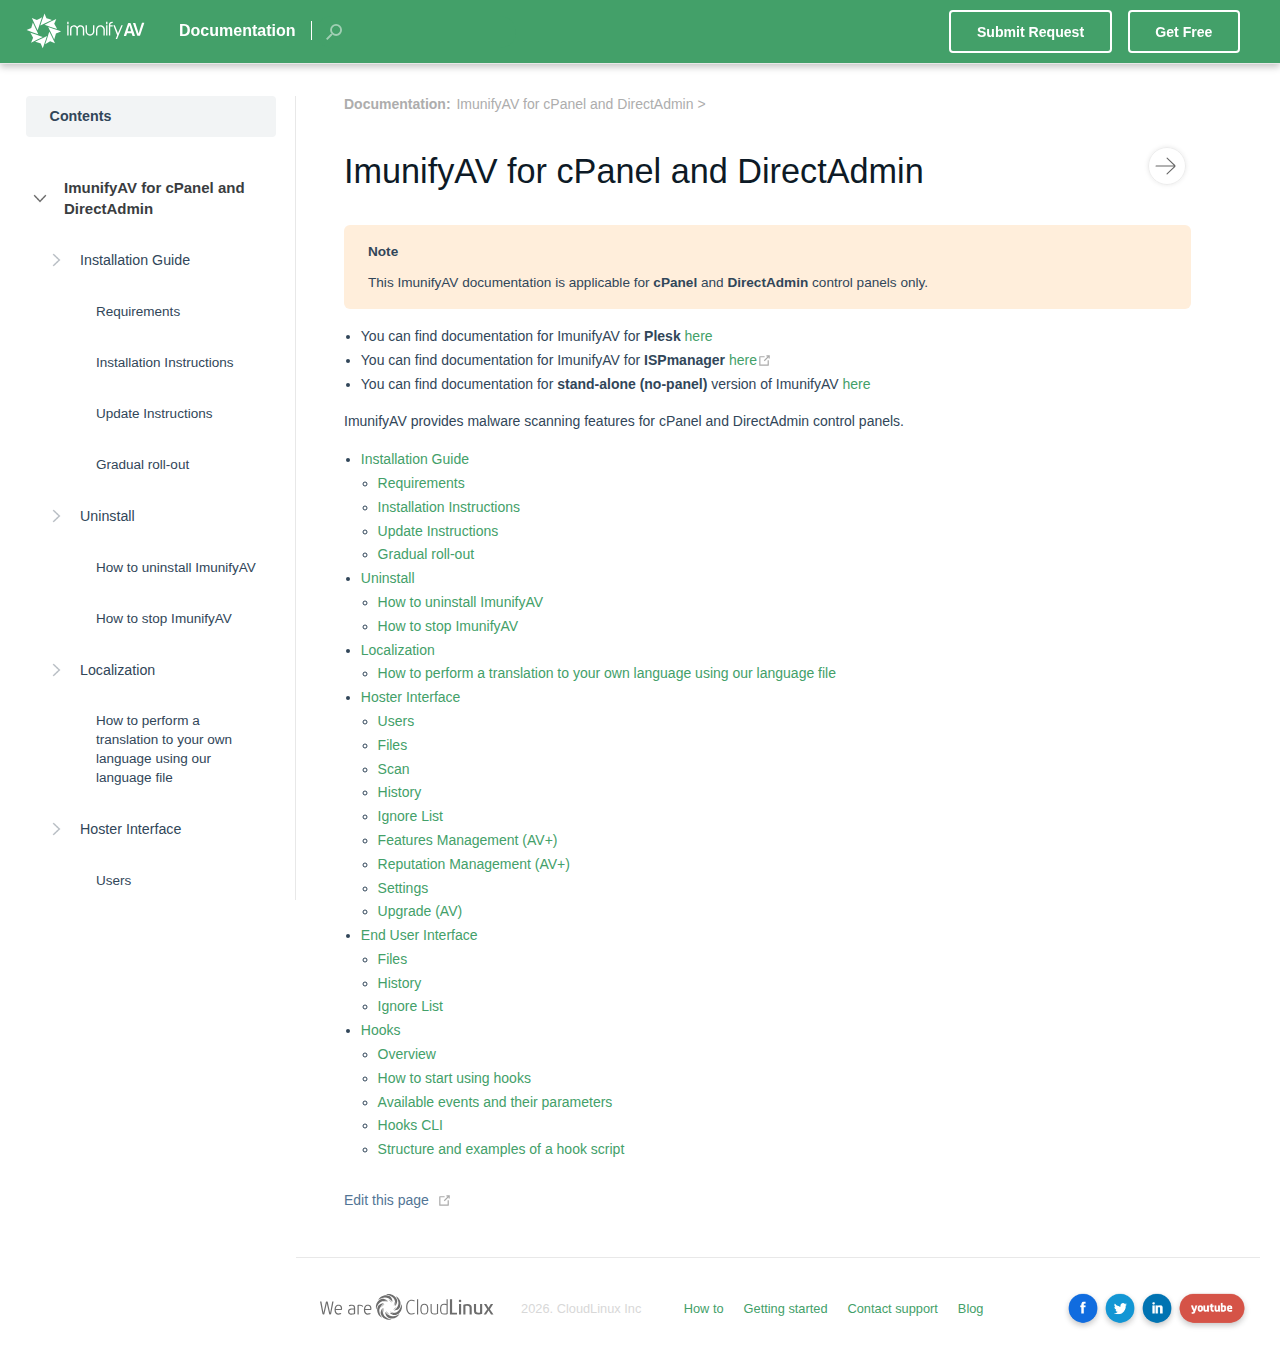
<file: index.html>
<!DOCTYPE html>
<html lang="en-US">
  <head>
    <meta charset="utf-8">
    <meta name="viewport" content="width=device-width,initial-scale=1">
    <title>Documentation</title>
    <meta name="generator" content="VuePress 1.4.1">
    <link rel="icon" href="/favicon.ico">
    <meta name="description" content="ImunifyAV documentation">
    <meta name="twitter:title" content="">
    <meta name="twitter:description" content="">
    <meta name="twitter:card" content="summary">
    <meta name="twitter:url" content="https://docs.imunifyav.com/">
    <meta property="og:type" content="article">
    <meta property="og:title" content="">
    <meta property="og:description" content="">
    <meta property="og:url" content="https://docs.imunifyav.com/">
    <meta property="og:site_name" content="ImunifyAV Documentation">
    <meta itemprop="name" content="">
    <meta itemprop="description" content="">
    <link rel="preload" href="/assets/css/0.styles.c9915334.css" as="style"><link rel="preload" href="/assets/js/app.c928e7d5.js" as="script"><link rel="preload" href="/assets/js/4.a8525a3f.js" as="script"><link rel="preload" href="/assets/js/1.617ab414.js" as="script"><link rel="preload" href="/assets/js/22.3a5d533d.js" as="script"><link rel="prefetch" href="/assets/js/10.74505444.js"><link rel="prefetch" href="/assets/js/11.0bbaf90d.js"><link rel="prefetch" href="/assets/js/12.52a69694.js"><link rel="prefetch" href="/assets/js/13.ec70c393.js"><link rel="prefetch" href="/assets/js/14.4d0ac389.js"><link rel="prefetch" href="/assets/js/15.c2c5fa34.js"><link rel="prefetch" href="/assets/js/16.785ad469.js"><link rel="prefetch" href="/assets/js/17.1a909581.js"><link rel="prefetch" href="/assets/js/18.97619647.js"><link rel="prefetch" href="/assets/js/19.aba410b3.js"><link rel="prefetch" href="/assets/js/20.07433b48.js"><link rel="prefetch" href="/assets/js/21.2c93ea93.js"><link rel="prefetch" href="/assets/js/23.0e224b71.js"><link rel="prefetch" href="/assets/js/24.476417d0.js"><link rel="prefetch" href="/assets/js/25.9dc0ae1e.js"><link rel="prefetch" href="/assets/js/26.6ad82a30.js"><link rel="prefetch" href="/assets/js/27.c7dadfe2.js"><link rel="prefetch" href="/assets/js/28.4f8b1536.js"><link rel="prefetch" href="/assets/js/29.b114d46e.js"><link rel="prefetch" href="/assets/js/30.70d0546b.js"><link rel="prefetch" href="/assets/js/5.60f2135f.js"><link rel="prefetch" href="/assets/js/6.6a8339de.js"><link rel="prefetch" href="/assets/js/7.f392399e.js"><link rel="prefetch" href="/assets/js/8.41381cc7.js"><link rel="prefetch" href="/assets/js/9.1f7dd040.js"><link rel="prefetch" href="/assets/js/vendors~docsearch.38015cce.js">
    <link rel="stylesheet" href="/assets/css/0.styles.c9915334.css">
  </head>
  <body>
    <div id="app" data-server-rendered="true"><div class="theme-container"><header class="navbar"><div class="sidebar-button"><svg xmlns="http://www.w3.org/2000/svg" aria-hidden="true" role="img" viewBox="0 0 448 512" class="icon"><path fill="currentColor" d="M436 124H12c-6.627 0-12-5.373-12-12V80c0-6.627 5.373-12 12-12h424c6.627 0 12 5.373 12 12v32c0 6.627-5.373 12-12 12zm0 160H12c-6.627 0-12-5.373-12-12v-32c0-6.627 5.373-12 12-12h424c6.627 0 12 5.373 12 12v32c0 6.627-5.373 12-12 12zm0 160H12c-6.627 0-12-5.373-12-12v-32c0-6.627 5.373-12 12-12h424c6.627 0 12 5.373 12 12v32c0 6.627-5.373 12-12 12z"></path></svg></div> <a href="/" class="home-link router-link-exact-active router-link-active"><img src="/logo.svg" alt="Documentation" class="logo"> <span class="site-name site-name--documentation can-hide">Documentation</span></a> <form id="search-form" class="algolia-search-wrapper search-box"><input id="algolia-search-input" class="search-query"></form> <div class="links" style="max-width:nullpx;"><a href="https://cloudlinux.zendesk.com/hc/en-us/requests/new" target="_blank" class="btn">
      Submit Request
    </a> <a href="https://www.imunify360.com/antivirus" target="_blank" class="btn">
      Get Free
    </a> <nav class="nav-links can-hide"></nav></div></header> <div class="sidebar-mask"></div> <div class="sidebar"><nav class="nav-links"></nav>  <ul class="sidebar-links"><li><div class="sidebar-group first"><div class="sidebar-heading open"><span>Contents</span> <!----></div> <ul class="sidebar-group-items"><li><div class="sidebar-header sidebar-link"><div><a href="/imunifyav/" class="sidebar-link">ImunifyAV for cPanel and DirectAdmin</a></div></div><ul class="sidebar-sub-headers"><li class="collapsible sidebar-sub-header"><div class="sidebar-link-container"><a href="/imunifyav/#installation-guide" class="sidebar-link">Installation Guide</a></div><ul class="sidebar-sub-headers"><li class="sidebar-sub-header"><div><a href="/imunifyav/#requirements" class="sidebar-link">Requirements</a></div></li><li class="sidebar-sub-header"><div><a href="/imunifyav/#installation-instructions" class="sidebar-link">Installation Instructions</a></div></li><li class="sidebar-sub-header"><div><a href="/imunifyav/#update-instructions" class="sidebar-link">Update Instructions</a></div></li><li class="sidebar-sub-header"><div><a href="/imunifyav/#gradual-roll-out" class="sidebar-link">Gradual roll-out</a></div></li></ul></li><li class="collapsible sidebar-sub-header"><div class="sidebar-link-container"><a href="/imunifyav/#uninstall" class="sidebar-link">Uninstall</a></div><ul class="sidebar-sub-headers"><li class="sidebar-sub-header"><div><a href="/imunifyav/#how-to-uninstall-imunifyav" class="sidebar-link">How to uninstall ImunifyAV</a></div></li><li class="sidebar-sub-header"><div><a href="/imunifyav/#how-to-stop-imunifyav" class="sidebar-link">How to stop ImunifyAV</a></div></li></ul></li><li class="collapsible sidebar-sub-header"><div class="sidebar-link-container"><a href="/imunifyav/#localization" class="sidebar-link">Localization</a></div><ul class="sidebar-sub-headers"><li class="sidebar-sub-header"><div><a href="/imunifyav/#how-to-perform-a-translation-to-your-own-language-using-our-language-file" class="sidebar-link">How to perform a translation to your own language using our language file</a></div></li></ul></li><li class="collapsible sidebar-sub-header"><div class="sidebar-link-container"><a href="/imunifyav/#hoster-interface" class="sidebar-link">Hoster Interface</a></div><ul class="sidebar-sub-headers"><li class="sidebar-sub-header"><div><a href="/imunifyav/#users" class="sidebar-link">Users</a></div></li><li class="sidebar-sub-header"><div><a href="/imunifyav/#files" class="sidebar-link">Files</a></div></li><li class="sidebar-sub-header"><div><a href="/imunifyav/#scan" class="sidebar-link">Scan</a></div></li><li class="sidebar-sub-header"><div><a href="/imunifyav/#history" class="sidebar-link">History</a></div></li><li class="sidebar-sub-header"><div><a href="/imunifyav/#ignore-list" class="sidebar-link">Ignore List</a></div></li><li class="sidebar-sub-header"><div><a href="/imunifyav/#features-management" class="sidebar-link">Features Management</a></div></li><li class="sidebar-sub-header"><div><a href="/imunifyav/#reputation-management" class="sidebar-link">Reputation Management</a></div></li><li class="sidebar-sub-header"><div><a href="/imunifyav/#settings" class="sidebar-link">Settings</a></div></li><li class="sidebar-sub-header"><div><a href="/imunifyav/#upgrade" class="sidebar-link">Upgrade</a></div></li></ul></li><li class="collapsible sidebar-sub-header"><div class="sidebar-link-container"><a href="/imunifyav/#end-user-interface" class="sidebar-link">End User Interface</a></div><ul class="sidebar-sub-headers"><li class="sidebar-sub-header"><div><a href="/imunifyav/#files-2" class="sidebar-link">Files</a></div></li><li class="sidebar-sub-header"><div><a href="/imunifyav/#history-2" class="sidebar-link">History</a></div></li><li class="sidebar-sub-header"><div><a href="/imunifyav/#ignore-list-2" class="sidebar-link">Ignore List</a></div></li></ul></li><li class="collapsible sidebar-sub-header"><div class="sidebar-link-container"><a href="/imunifyav/#hooks" class="sidebar-link">Hooks</a></div><ul class="sidebar-sub-headers"><li class="sidebar-sub-header"><div><a href="/imunifyav/#overview" class="sidebar-link">Overview</a></div></li><li class="sidebar-sub-header"><div><a href="/imunifyav/#how-to-start-using-hooks" class="sidebar-link">How to start using hooks</a></div></li><li class="sidebar-sub-header"><div><a href="/imunifyav/#available-events-and-their-parameters" class="sidebar-link">Available events and their parameters</a></div></li><li class="sidebar-sub-header"><div><a href="/imunifyav/#hooks-cli" class="sidebar-link">Hooks CLI</a></div></li><li class="sidebar-sub-header"><div><a href="/imunifyav/#structure-and-examples-of-a-hook-script" class="sidebar-link">Structure and examples of a hook script</a></div></li></ul></li></ul></li><li><div class="sidebar-header sidebar-link"><div><a href="/cli/" class="sidebar-link">Command-Line Interface</a></div></div><ul class="sidebar-sub-headers"><li class="collapsible sidebar-sub-header"><div><a href="/cli/#add-sudouser" class="sidebar-link">Add-sudouser</a></div></li><li class="collapsible sidebar-sub-header"><div><a href="/cli/#checkdb" class="sidebar-link">Checkdb</a></div></li><li class="collapsible sidebar-sub-header"><div><a href="/cli/#check-domains" class="sidebar-link">Check-domains</a></div></li><li class="collapsible sidebar-sub-header"><div><a href="/cli/#config-update" class="sidebar-link">Config update</a></div></li><li class="collapsible sidebar-sub-header"><div><a href="/cli/#delete-sudouser" class="sidebar-link">Delete-sudouser</a></div></li><li class="collapsible sidebar-sub-header"><div><a href="/cli/#doctor" class="sidebar-link">Doctor</a></div></li><li class="collapsible sidebar-sub-header"><div><a href="/cli/#infected-domains" class="sidebar-link">Infected-domains</a></div></li><li class="collapsible sidebar-sub-header"><div><a href="/cli/#feature-management" class="sidebar-link">Feature-management</a></div></li><li class="collapsible sidebar-sub-header"><div><a href="/cli/#hooks" class="sidebar-link">Hooks</a></div></li><li class="collapsible sidebar-sub-header"><div><a href="/cli/#malware" class="sidebar-link">Malware</a></div></li><li class="collapsible sidebar-sub-header"><div><a href="/cli/#notifications-config" class="sidebar-link">Notifications config</a></div></li><li class="collapsible sidebar-sub-header"><div><a href="/cli/#register" class="sidebar-link">Register</a></div></li><li class="collapsible sidebar-sub-header"><div><a href="/cli/#rstatus" class="sidebar-link">Rstatus</a></div></li><li class="collapsible sidebar-sub-header"><div><a href="/cli/#start" class="sidebar-link">Start</a></div></li><li class="collapsible sidebar-sub-header"><div><a href="/cli/#unregister" class="sidebar-link">Unregister</a></div></li><li class="collapsible sidebar-sub-header"><div><a href="/cli/#update" class="sidebar-link">Update</a></div></li><li class="collapsible sidebar-sub-header"><div><a href="/cli/#update-license" class="sidebar-link">Update-license</a></div></li><li class="collapsible sidebar-sub-header"><div><a href="/cli/#version" class="sidebar-link">Version</a></div></li><li class="collapsible sidebar-sub-header"><div><a href="/cli/#how-to-apply-changes-from-cli" class="sidebar-link">How to apply changes from CLI</a></div></li></ul></li><li><div class="sidebar-header sidebar-link"><div><a href="/config_file_description/" class="sidebar-link">Config File Description</a></div></div><ul class="sidebar-sub-headers"></ul></li><li><div><a href="/stand_alone_mode/" class="sidebar-link">Stand-alone version of ImunifyAV+</a></div></li><li><div class="sidebar-header sidebar-link"><div><a href="/imunifyav_for_plesk/" class="sidebar-link">ImunifyAV(+) for Plesk</a></div></div><ul class="sidebar-sub-headers"><li class="collapsible sidebar-sub-header"><div class="sidebar-link-container"><a href="/imunifyav_for_plesk/#general-overview" class="sidebar-link">General overview</a></div><ul class="sidebar-sub-headers"><li class="sidebar-sub-header"><div><a href="/imunifyav_for_plesk/#key-features" class="sidebar-link">Key features</a></div></li><li class="sidebar-sub-header"><div><a href="/imunifyav_for_plesk/#editions-available" class="sidebar-link">Editions available</a></div></li><li class="sidebar-sub-header"><div><a href="/imunifyav_for_plesk/#comparison-table" class="sidebar-link">Comparison table</a></div></li></ul></li><li class="collapsible sidebar-sub-header"><div class="sidebar-link-container"><a href="/imunifyav_for_plesk/#quick-introduction-for-server-admins" class="sidebar-link">Quick introduction for server admins</a></div><ul class="sidebar-sub-headers"><li class="sidebar-sub-header"><div><a href="/imunifyav_for_plesk/#premium-imunifyav-version-and-automatic-malware-cleanup" class="sidebar-link">Premium (ImunifyAV+) version and automatic malware cleanup</a></div></li><li class="sidebar-sub-header"><div><a href="/imunifyav_for_plesk/#video" class="sidebar-link">Video</a></div></li></ul></li><li class="collapsible sidebar-sub-header"><div><a href="/imunifyav_for_plesk/#quick-introduction-for-users" class="sidebar-link">Quick introduction for users</a></div></li><li class="collapsible sidebar-sub-header"><div class="sidebar-link-container"><a href="/imunifyav_for_plesk/#explanations" class="sidebar-link">Explanations</a></div><ul class="sidebar-sub-headers"><li class="sidebar-sub-header"><div><a href="/imunifyav_for_plesk/#explaining-the-domain-tab" class="sidebar-link">Explaining the Domain tab</a></div></li><li class="sidebar-sub-header"><div><a href="/imunifyav_for_plesk/#explaining-the-settings-tab" class="sidebar-link">Explaining the Settings tab</a></div></li><li class="sidebar-sub-header"><div><a href="/imunifyav_for_plesk/#how-to-activate-a-license-key-for-paid-versions" class="sidebar-link">How to activate a license key (for paid versions)</a></div></li><li class="sidebar-sub-header"><div><a href="/imunifyav_for_plesk/#how-the-antivirus-removes-malware" class="sidebar-link">How the Antivirus removes malware</a></div></li></ul></li><li class="collapsible sidebar-sub-header"><div class="sidebar-link-container"><a href="/imunifyav_for_plesk/#faq" class="sidebar-link">FAQ</a></div><ul class="sidebar-sub-headers"><li class="sidebar-sub-header"><div><a href="/imunifyav_for_plesk/#does-imunifyav-protect-websites" class="sidebar-link">Does ImunifyAV protect websites?</a></div></li><li class="sidebar-sub-header"><div><a href="/imunifyav_for_plesk/#my-websites-are-clean-what-to-do-next" class="sidebar-link">My websites are clean, what to do next?</a></div></li><li class="sidebar-sub-header"><div><a href="/imunifyav_for_plesk/#my-websites-are-infected-what-to-do-next" class="sidebar-link">My websites are infected, what to do next?</a></div></li><li class="sidebar-sub-header"><div><a href="/imunifyav_for_plesk/#what-to-do-when-antivirus-has-detected-malware-in-the-legitimate-file" class="sidebar-link">What to do when antivirus has detected malware in the legitimate file?</a></div></li><li class="sidebar-sub-header"><div><a href="/imunifyav_for_plesk/#how-to-speed-up-the-antivirus" class="sidebar-link">How to speed up the Antivirus?</a></div></li><li class="sidebar-sub-header"><div><a href="/imunifyav_for_plesk/#how-to-update-the-antivirus" class="sidebar-link">How to update the Antivirus?</a></div></li><li class="sidebar-sub-header"><div><a href="/imunifyav_for_plesk/#what-if-the-antivirus-has-not-detected-some-malicious-files" class="sidebar-link">What if the Antivirus has not detected some malicious files?</a></div></li><li class="sidebar-sub-header"><div><a href="/imunifyav_for_plesk/#where-can-i-find-the-imunifyav-log-file-on-plesk" class="sidebar-link">Where can I find the ImunifyAV log file on Plesk?</a></div></li><li class="sidebar-sub-header"><div><a href="/imunifyav_for_plesk/#dashboard-says-scan-failed-with-no-related-error-message" class="sidebar-link">Dashboard says &quot;scan failed&quot; with no related error message</a></div></li></ul></li><li class="collapsible sidebar-sub-header"><div class="sidebar-link-container"><a href="/imunifyav_for_plesk/#troubleshooting" class="sidebar-link">Troubleshooting</a></div><ul class="sidebar-sub-headers"><li class="sidebar-sub-header"><div><a href="/imunifyav_for_plesk/#i-payed-for-the-extension-but-it-is-not-yet-premium" class="sidebar-link">I payed for the extension, but it is not yet Premium</a></div></li><li class="sidebar-sub-header"><div><a href="/imunifyav_for_plesk/#i-click-the-scan-button-but-it-doesn-t-start-scanning" class="sidebar-link">I click the Scan button, but it doesn’t start scanning</a></div></li><li class="sidebar-sub-header"><div><a href="/imunifyav_for_plesk/#the-antivirus-doesn-t-cleanup-some-of-malicious-files" class="sidebar-link">The Antivirus doesn’t cleanup some of malicious files</a></div></li><li class="sidebar-sub-header"><div><a href="/imunifyav_for_plesk/#i-scheduled-re-scanning-for-today-but-it-does-not-start-at-specified-time" class="sidebar-link">I scheduled re-scanning for today but it does not start at specified time</a></div></li><li class="sidebar-sub-header"><div><a href="/imunifyav_for_plesk/#when-i-click-the-scan-all-button-the-websites-start-scanning-in-random-order" class="sidebar-link">When I click the Scan All button the websites start scanning in random order</a></div></li><li class="sidebar-sub-header"><div><a href="/imunifyav_for_plesk/#when-i-click-scan-or-clean-it-fails" class="sidebar-link">When I click Scan or Clean it fails</a></div></li><li class="sidebar-sub-header"><div><a href="/imunifyav_for_plesk/#problem-with-websites-cleanup" class="sidebar-link">Problem with websites cleanup</a></div></li></ul></li><li class="collapsible sidebar-sub-header"><div><a href="/imunifyav_for_plesk/#removing-imunifyav-for-plesk" class="sidebar-link">Removing ImunifyAV for Plesk</a></div></li><li class="collapsible sidebar-sub-header"><div class="sidebar-link-container"><a href="/imunifyav_for_plesk/#extension-diagnostics" class="sidebar-link">Extension diagnostics</a></div><ul class="sidebar-sub-headers"><li class="sidebar-sub-header"><div><a href="/imunifyav_for_plesk/#how-to-collect-plesk-debug-log" class="sidebar-link">How to collect Plesk debug log</a></div></li></ul></li></ul></li><li><div><a href="/imunifyav_for_ispmanager/" class="sidebar-link">ImunifyAV/ImunifyAV+ for ISPmanager</a></div></li><li><div class="sidebar-header sidebar-link"><div><a href="/faq_and_known_issues/" class="sidebar-link">FAQ and Known Issues</a></div></div><ul class="sidebar-sub-headers"></ul></li></ul></div></li></ul> </div> <div class="page"> <div class="breadcrumb-wrapper page-breadcrumb" data-v-5e0e0acf><span class="breadcrumb-title" data-v-5e0e0acf>Documentation:</span> </div> <div class="page-nav-wrapper"><!----></div> <div class="content content__default"></div> <div class="page-edit"><div class="edit-link"><a href="https://github.com/cloudlinux/imunifyav-doc/edit/dev/docs/README.md" target="_blank" rel="noopener noreferrer">Edit this page</a> <svg xmlns="http://www.w3.org/2000/svg" aria-hidden="true" x="0px" y="0px" viewBox="0 0 100 100" width="15" height="15" class="icon outbound"><path fill="currentColor" d="M18.8,85.1h56l0,0c2.2,0,4-1.8,4-4v-32h-8v28h-48v-48h28v-8h-32l0,0c-2.2,0-4,1.8-4,4v56C14.8,83.3,16.6,85.1,18.8,85.1z"></path> <polygon fill="currentColor" points="45.7,48.7 51.3,54.3 77.2,28.5 77.2,37.2 85.2,37.2 85.2,14.9 62.8,14.9 62.8,22.9 71.5,22.9"></polygon></svg></div> <!----></div> <div class="back-to-top" data-v-5366e0dd><a href="/#app" class="nav-arrow top back-to-top__link" data-v-5366e0dd></a></div> </div> <div class="footer" data-v-20b89de8><div data-v-20b89de8><a href="https://cloudlinux.com" data-v-20b89de8><img src="/assets/img/we-are-cloudlinux.783ed390.svg" alt="We are Cloudlinux" data-v-20b89de8></a></div> <div class="footer-company-title" data-v-20b89de8>2020. CloudLinux Inc</div> <div data-v-20b89de8><div data-v-20b89de8><a href="https://cloudlinux.zendesk.com/hc/sections/115001344329-How-do-I" target="_blank" data-v-20b89de8>How to</a></div><div data-v-20b89de8><a href="https://www.imunify360.com/antivirus" target="_blank" data-v-20b89de8>Getting started</a></div><div data-v-20b89de8><a href="https://cloudlinux.zendesk.com/hc/requests/new" target="_blank" data-v-20b89de8>Contact support</a></div><div data-v-20b89de8><a href="https://www.imunify360.com/blog" target="_blank" data-v-20b89de8>Blog</a></div></div> <div class="social" data-v-20b89de8><span class="footer-social-text" data-v-20b89de8></span> <a href="https://www.facebook.com/imunify360/" target="_blank" data-v-20b89de8><img src="/fb.png" class="footer-social-logo" data-v-20b89de8></a><a href="https://twitter.com/imunify360/" target="_blank" data-v-20b89de8><img src="/tw.png" class="footer-social-logo" data-v-20b89de8></a><a href="https://linkedin.com/company/cloudlinux" target="_blank" data-v-20b89de8><img src="/in.png" class="footer-social-logo" data-v-20b89de8></a><a href="https://www.youtube.com/channel/UCcW6dDJjcy41c7Hl_5LdLZQ" target="_blank" data-v-20b89de8><img src="/ytube.png" class="footer-social-logo" data-v-20b89de8></a></div></div> <!----></div><div class="global-ui"></div></div>
    <script src="/assets/js/app.c928e7d5.js" defer></script><script src="/assets/js/4.a8525a3f.js" defer></script><script src="/assets/js/1.617ab414.js" defer></script><script src="/assets/js/22.3a5d533d.js" defer></script>
  </body>
</html>
</file>
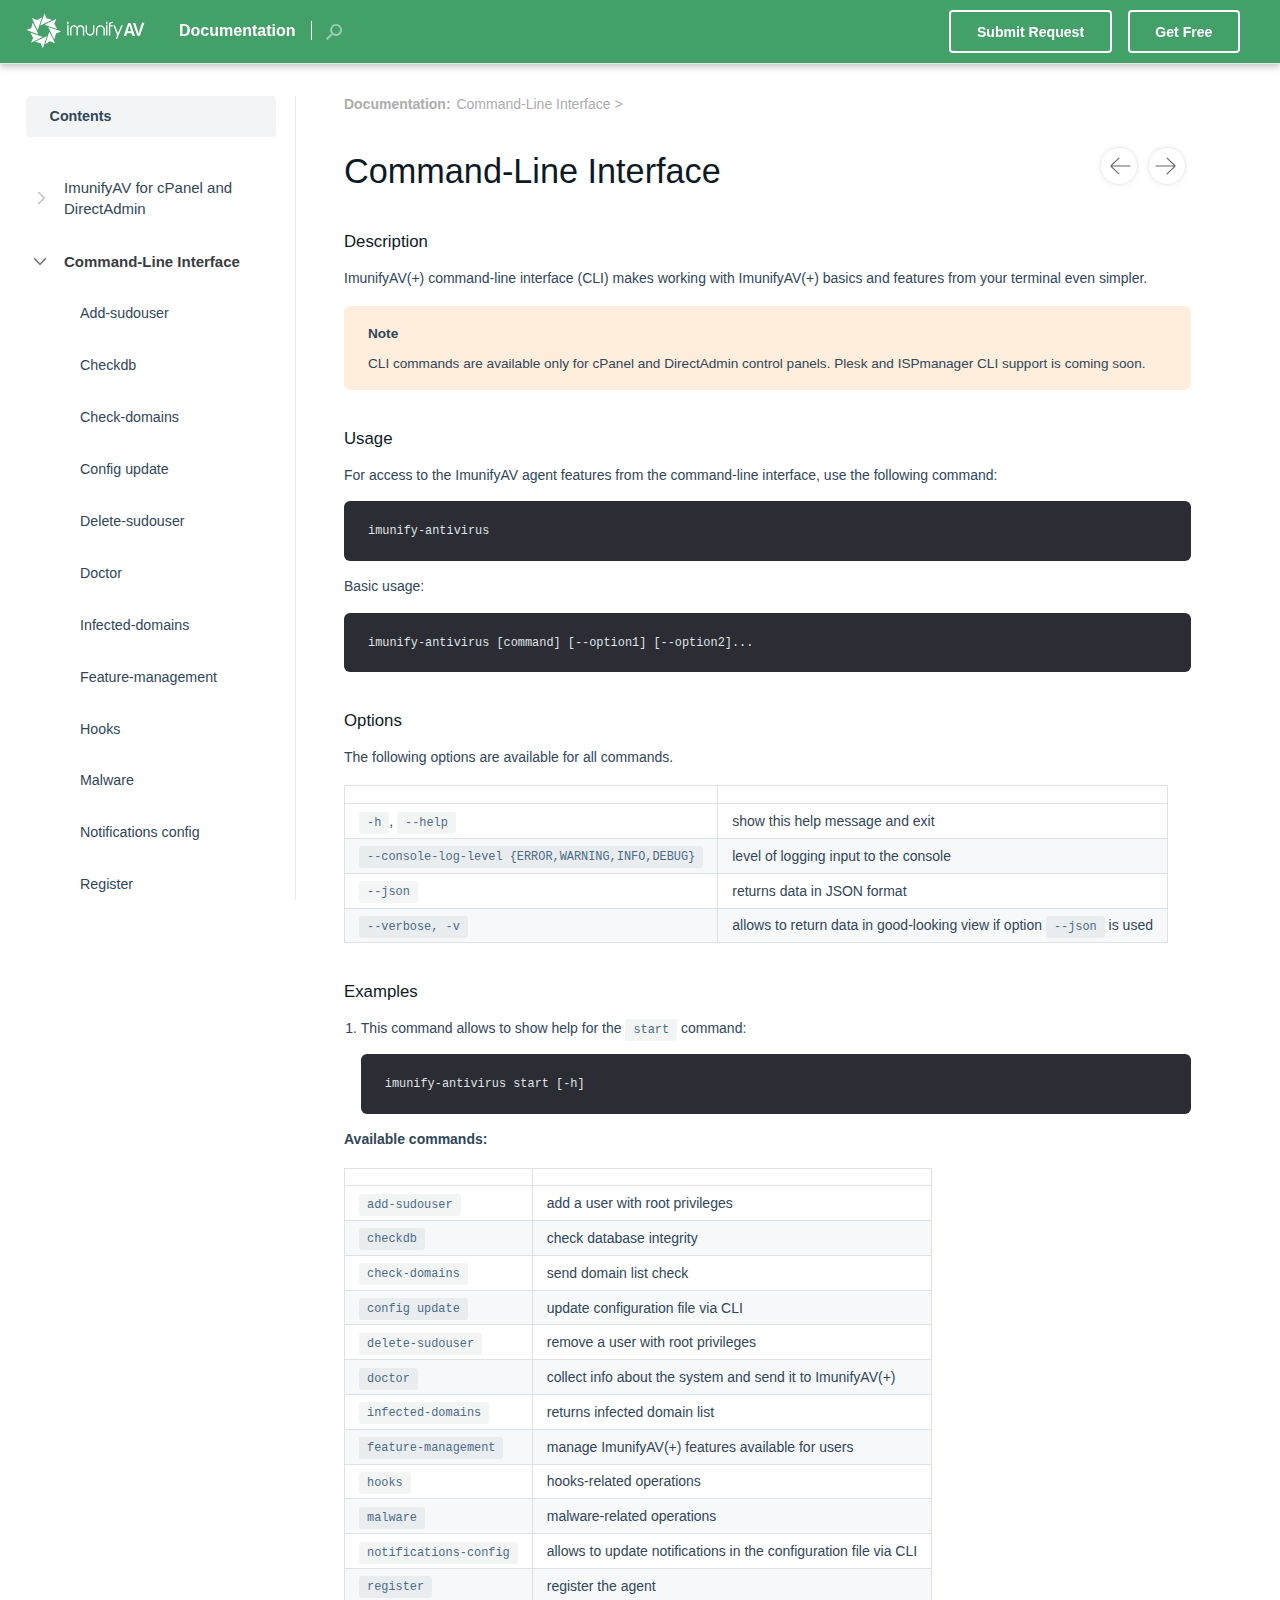
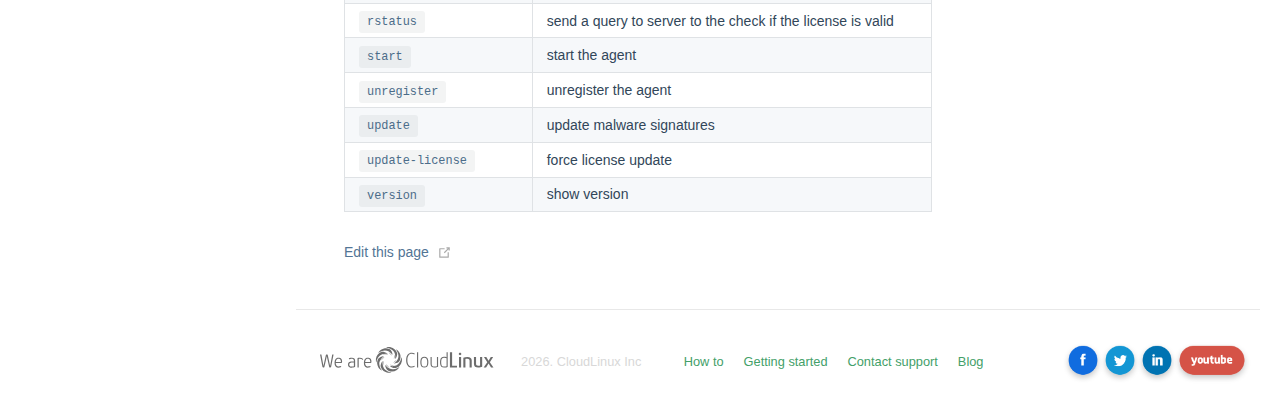
<file: cli/index.html>
<!DOCTYPE html>
<html lang="en-US">
  <head>
    <meta charset="utf-8">
    <meta name="viewport" content="width=device-width,initial-scale=1">
    <title>Command-Line Interface | Documentation</title>
    <meta name="generator" content="VuePress 1.4.1">
    <link rel="icon" href="/favicon.ico">
    <meta name="description" content="::: tip Note
CLI commands are available only for cPanel and DirectAdmin control panels. Plesk and ISPmanager CLI support is coming soon.
:::">
    <meta name="twitter:title" content="Command-Line Interface">
    <meta name="twitter:description" content="::: tip Note
CLI commands are available only for cPanel and DirectAdmin control panels. Plesk and ISPmanager CLI support is coming soon.
:::">
    <meta name="twitter:card" content="summary">
    <meta name="twitter:url" content="https://docs.imunifyav.com/cli/">
    <meta property="og:type" content="article">
    <meta property="og:title" content="Command-Line Interface">
    <meta property="og:description" content="::: tip Note
CLI commands are available only for cPanel and DirectAdmin control panels. Plesk and ISPmanager CLI support is coming soon.
:::">
    <meta property="og:url" content="https://docs.imunifyav.com/cli/">
    <meta property="og:site_name" content="ImunifyAV Documentation">
    <meta itemprop="name" content="Command-Line Interface">
    <meta itemprop="description" content="::: tip Note
CLI commands are available only for cPanel and DirectAdmin control panels. Plesk and ISPmanager CLI support is coming soon.
:::">
    <link rel="preload" href="/assets/css/0.styles.c9915334.css" as="style"><link rel="preload" href="/assets/js/app.c928e7d5.js" as="script"><link rel="preload" href="/assets/js/4.a8525a3f.js" as="script"><link rel="preload" href="/assets/js/1.617ab414.js" as="script"><link rel="preload" href="/assets/js/23.0e224b71.js" as="script"><link rel="prefetch" href="/assets/js/10.74505444.js"><link rel="prefetch" href="/assets/js/11.0bbaf90d.js"><link rel="prefetch" href="/assets/js/12.52a69694.js"><link rel="prefetch" href="/assets/js/13.ec70c393.js"><link rel="prefetch" href="/assets/js/14.4d0ac389.js"><link rel="prefetch" href="/assets/js/15.c2c5fa34.js"><link rel="prefetch" href="/assets/js/16.785ad469.js"><link rel="prefetch" href="/assets/js/17.1a909581.js"><link rel="prefetch" href="/assets/js/18.97619647.js"><link rel="prefetch" href="/assets/js/19.aba410b3.js"><link rel="prefetch" href="/assets/js/20.07433b48.js"><link rel="prefetch" href="/assets/js/21.2c93ea93.js"><link rel="prefetch" href="/assets/js/22.3a5d533d.js"><link rel="prefetch" href="/assets/js/24.476417d0.js"><link rel="prefetch" href="/assets/js/25.9dc0ae1e.js"><link rel="prefetch" href="/assets/js/26.6ad82a30.js"><link rel="prefetch" href="/assets/js/27.c7dadfe2.js"><link rel="prefetch" href="/assets/js/28.4f8b1536.js"><link rel="prefetch" href="/assets/js/29.b114d46e.js"><link rel="prefetch" href="/assets/js/30.70d0546b.js"><link rel="prefetch" href="/assets/js/5.60f2135f.js"><link rel="prefetch" href="/assets/js/6.6a8339de.js"><link rel="prefetch" href="/assets/js/7.f392399e.js"><link rel="prefetch" href="/assets/js/8.41381cc7.js"><link rel="prefetch" href="/assets/js/9.1f7dd040.js"><link rel="prefetch" href="/assets/js/vendors~docsearch.38015cce.js">
    <link rel="stylesheet" href="/assets/css/0.styles.c9915334.css">
  </head>
  <body>
    <div id="app" data-server-rendered="true"><div class="theme-container"><header class="navbar"><div class="sidebar-button"><svg xmlns="http://www.w3.org/2000/svg" aria-hidden="true" role="img" viewBox="0 0 448 512" class="icon"><path fill="currentColor" d="M436 124H12c-6.627 0-12-5.373-12-12V80c0-6.627 5.373-12 12-12h424c6.627 0 12 5.373 12 12v32c0 6.627-5.373 12-12 12zm0 160H12c-6.627 0-12-5.373-12-12v-32c0-6.627 5.373-12 12-12h424c6.627 0 12 5.373 12 12v32c0 6.627-5.373 12-12 12zm0 160H12c-6.627 0-12-5.373-12-12v-32c0-6.627 5.373-12 12-12h424c6.627 0 12 5.373 12 12v32c0 6.627-5.373 12-12 12z"></path></svg></div> <a href="/" class="home-link router-link-active"><img src="/logo.svg" alt="Documentation" class="logo"> <span class="site-name site-name--documentation can-hide">Documentation</span></a> <form id="search-form" class="algolia-search-wrapper search-box"><input id="algolia-search-input" class="search-query"></form> <div class="links" style="max-width:nullpx;"><a href="https://cloudlinux.zendesk.com/hc/en-us/requests/new" target="_blank" class="btn">
      Submit Request
    </a> <a href="https://www.imunify360.com/antivirus" target="_blank" class="btn">
      Get Free
    </a> <nav class="nav-links can-hide"></nav></div></header> <div class="sidebar-mask"></div> <div class="sidebar"><nav class="nav-links"></nav>  <ul class="sidebar-links"><li><div class="sidebar-group first"><div class="sidebar-heading open"><span>Contents</span> <!----></div> <ul class="sidebar-group-items"><li><div class="sidebar-header sidebar-link"><div><a href="/imunifyav/" class="sidebar-link">ImunifyAV for cPanel and DirectAdmin</a></div></div><ul class="sidebar-sub-headers"><li class="collapsible sidebar-sub-header"><div class="sidebar-link-container"><a href="/imunifyav/#installation-guide" class="sidebar-link">Installation Guide</a></div><ul class="sidebar-sub-headers"><li class="sidebar-sub-header"><div><a href="/imunifyav/#requirements" class="sidebar-link">Requirements</a></div></li><li class="sidebar-sub-header"><div><a href="/imunifyav/#installation-instructions" class="sidebar-link">Installation Instructions</a></div></li><li class="sidebar-sub-header"><div><a href="/imunifyav/#update-instructions" class="sidebar-link">Update Instructions</a></div></li><li class="sidebar-sub-header"><div><a href="/imunifyav/#gradual-roll-out" class="sidebar-link">Gradual roll-out</a></div></li></ul></li><li class="collapsible sidebar-sub-header"><div class="sidebar-link-container"><a href="/imunifyav/#uninstall" class="sidebar-link">Uninstall</a></div><ul class="sidebar-sub-headers"><li class="sidebar-sub-header"><div><a href="/imunifyav/#how-to-uninstall-imunifyav" class="sidebar-link">How to uninstall ImunifyAV</a></div></li><li class="sidebar-sub-header"><div><a href="/imunifyav/#how-to-stop-imunifyav" class="sidebar-link">How to stop ImunifyAV</a></div></li></ul></li><li class="collapsible sidebar-sub-header"><div class="sidebar-link-container"><a href="/imunifyav/#localization" class="sidebar-link">Localization</a></div><ul class="sidebar-sub-headers"><li class="sidebar-sub-header"><div><a href="/imunifyav/#how-to-perform-a-translation-to-your-own-language-using-our-language-file" class="sidebar-link">How to perform a translation to your own language using our language file</a></div></li></ul></li><li class="collapsible sidebar-sub-header"><div class="sidebar-link-container"><a href="/imunifyav/#hoster-interface" class="sidebar-link">Hoster Interface</a></div><ul class="sidebar-sub-headers"><li class="sidebar-sub-header"><div><a href="/imunifyav/#users" class="sidebar-link">Users</a></div></li><li class="sidebar-sub-header"><div><a href="/imunifyav/#files" class="sidebar-link">Files</a></div></li><li class="sidebar-sub-header"><div><a href="/imunifyav/#scan" class="sidebar-link">Scan</a></div></li><li class="sidebar-sub-header"><div><a href="/imunifyav/#history" class="sidebar-link">History</a></div></li><li class="sidebar-sub-header"><div><a href="/imunifyav/#ignore-list" class="sidebar-link">Ignore List</a></div></li><li class="sidebar-sub-header"><div><a href="/imunifyav/#features-management" class="sidebar-link">Features Management</a></div></li><li class="sidebar-sub-header"><div><a href="/imunifyav/#reputation-management" class="sidebar-link">Reputation Management</a></div></li><li class="sidebar-sub-header"><div><a href="/imunifyav/#settings" class="sidebar-link">Settings</a></div></li><li class="sidebar-sub-header"><div><a href="/imunifyav/#upgrade" class="sidebar-link">Upgrade</a></div></li></ul></li><li class="collapsible sidebar-sub-header"><div class="sidebar-link-container"><a href="/imunifyav/#end-user-interface" class="sidebar-link">End User Interface</a></div><ul class="sidebar-sub-headers"><li class="sidebar-sub-header"><div><a href="/imunifyav/#files-2" class="sidebar-link">Files</a></div></li><li class="sidebar-sub-header"><div><a href="/imunifyav/#history-2" class="sidebar-link">History</a></div></li><li class="sidebar-sub-header"><div><a href="/imunifyav/#ignore-list-2" class="sidebar-link">Ignore List</a></div></li></ul></li><li class="collapsible sidebar-sub-header"><div class="sidebar-link-container"><a href="/imunifyav/#hooks" class="sidebar-link">Hooks</a></div><ul class="sidebar-sub-headers"><li class="sidebar-sub-header"><div><a href="/imunifyav/#overview" class="sidebar-link">Overview</a></div></li><li class="sidebar-sub-header"><div><a href="/imunifyav/#how-to-start-using-hooks" class="sidebar-link">How to start using hooks</a></div></li><li class="sidebar-sub-header"><div><a href="/imunifyav/#available-events-and-their-parameters" class="sidebar-link">Available events and their parameters</a></div></li><li class="sidebar-sub-header"><div><a href="/imunifyav/#hooks-cli" class="sidebar-link">Hooks CLI</a></div></li><li class="sidebar-sub-header"><div><a href="/imunifyav/#structure-and-examples-of-a-hook-script" class="sidebar-link">Structure and examples of a hook script</a></div></li></ul></li></ul></li><li><div class="active collapsed sidebar-header sidebar-link"><div class="active"><a href="/cli/" class="active sidebar-link">Command-Line Interface</a></div></div><ul class="sidebar-sub-headers"><li class="collapsible sidebar-sub-header"><div><a href="/cli/#add-sudouser" class="sidebar-link">Add-sudouser</a></div></li><li class="collapsible sidebar-sub-header"><div><a href="/cli/#checkdb" class="sidebar-link">Checkdb</a></div></li><li class="collapsible sidebar-sub-header"><div><a href="/cli/#check-domains" class="sidebar-link">Check-domains</a></div></li><li class="collapsible sidebar-sub-header"><div><a href="/cli/#config-update" class="sidebar-link">Config update</a></div></li><li class="collapsible sidebar-sub-header"><div><a href="/cli/#delete-sudouser" class="sidebar-link">Delete-sudouser</a></div></li><li class="collapsible sidebar-sub-header"><div><a href="/cli/#doctor" class="sidebar-link">Doctor</a></div></li><li class="collapsible sidebar-sub-header"><div><a href="/cli/#infected-domains" class="sidebar-link">Infected-domains</a></div></li><li class="collapsible sidebar-sub-header"><div><a href="/cli/#feature-management" class="sidebar-link">Feature-management</a></div></li><li class="collapsible sidebar-sub-header"><div><a href="/cli/#hooks" class="sidebar-link">Hooks</a></div></li><li class="collapsible sidebar-sub-header"><div><a href="/cli/#malware" class="sidebar-link">Malware</a></div></li><li class="collapsible sidebar-sub-header"><div><a href="/cli/#notifications-config" class="sidebar-link">Notifications config</a></div></li><li class="collapsible sidebar-sub-header"><div><a href="/cli/#register" class="sidebar-link">Register</a></div></li><li class="collapsible sidebar-sub-header"><div><a href="/cli/#rstatus" class="sidebar-link">Rstatus</a></div></li><li class="collapsible sidebar-sub-header"><div><a href="/cli/#start" class="sidebar-link">Start</a></div></li><li class="collapsible sidebar-sub-header"><div><a href="/cli/#unregister" class="sidebar-link">Unregister</a></div></li><li class="collapsible sidebar-sub-header"><div><a href="/cli/#update" class="sidebar-link">Update</a></div></li><li class="collapsible sidebar-sub-header"><div><a href="/cli/#update-license" class="sidebar-link">Update-license</a></div></li><li class="collapsible sidebar-sub-header"><div><a href="/cli/#version" class="sidebar-link">Version</a></div></li><li class="collapsible sidebar-sub-header"><div><a href="/cli/#how-to-apply-changes-from-cli" class="sidebar-link">How to apply changes from CLI</a></div></li></ul></li><li><div class="sidebar-header sidebar-link"><div><a href="/config_file_description/" class="sidebar-link">Config File Description</a></div></div><ul class="sidebar-sub-headers"></ul></li><li><div><a href="/stand_alone_mode/" class="sidebar-link">Stand-alone version of ImunifyAV+</a></div></li><li><div class="sidebar-header sidebar-link"><div><a href="/imunifyav_for_plesk/" class="sidebar-link">ImunifyAV(+) for Plesk</a></div></div><ul class="sidebar-sub-headers"><li class="collapsible sidebar-sub-header"><div class="sidebar-link-container"><a href="/imunifyav_for_plesk/#general-overview" class="sidebar-link">General overview</a></div><ul class="sidebar-sub-headers"><li class="sidebar-sub-header"><div><a href="/imunifyav_for_plesk/#key-features" class="sidebar-link">Key features</a></div></li><li class="sidebar-sub-header"><div><a href="/imunifyav_for_plesk/#editions-available" class="sidebar-link">Editions available</a></div></li><li class="sidebar-sub-header"><div><a href="/imunifyav_for_plesk/#comparison-table" class="sidebar-link">Comparison table</a></div></li></ul></li><li class="collapsible sidebar-sub-header"><div class="sidebar-link-container"><a href="/imunifyav_for_plesk/#quick-introduction-for-server-admins" class="sidebar-link">Quick introduction for server admins</a></div><ul class="sidebar-sub-headers"><li class="sidebar-sub-header"><div><a href="/imunifyav_for_plesk/#premium-imunifyav-version-and-automatic-malware-cleanup" class="sidebar-link">Premium (ImunifyAV+) version and automatic malware cleanup</a></div></li><li class="sidebar-sub-header"><div><a href="/imunifyav_for_plesk/#video" class="sidebar-link">Video</a></div></li></ul></li><li class="collapsible sidebar-sub-header"><div><a href="/imunifyav_for_plesk/#quick-introduction-for-users" class="sidebar-link">Quick introduction for users</a></div></li><li class="collapsible sidebar-sub-header"><div class="sidebar-link-container"><a href="/imunifyav_for_plesk/#explanations" class="sidebar-link">Explanations</a></div><ul class="sidebar-sub-headers"><li class="sidebar-sub-header"><div><a href="/imunifyav_for_plesk/#explaining-the-domain-tab" class="sidebar-link">Explaining the Domain tab</a></div></li><li class="sidebar-sub-header"><div><a href="/imunifyav_for_plesk/#explaining-the-settings-tab" class="sidebar-link">Explaining the Settings tab</a></div></li><li class="sidebar-sub-header"><div><a href="/imunifyav_for_plesk/#how-to-activate-a-license-key-for-paid-versions" class="sidebar-link">How to activate a license key (for paid versions)</a></div></li><li class="sidebar-sub-header"><div><a href="/imunifyav_for_plesk/#how-the-antivirus-removes-malware" class="sidebar-link">How the Antivirus removes malware</a></div></li></ul></li><li class="collapsible sidebar-sub-header"><div class="sidebar-link-container"><a href="/imunifyav_for_plesk/#faq" class="sidebar-link">FAQ</a></div><ul class="sidebar-sub-headers"><li class="sidebar-sub-header"><div><a href="/imunifyav_for_plesk/#does-imunifyav-protect-websites" class="sidebar-link">Does ImunifyAV protect websites?</a></div></li><li class="sidebar-sub-header"><div><a href="/imunifyav_for_plesk/#my-websites-are-clean-what-to-do-next" class="sidebar-link">My websites are clean, what to do next?</a></div></li><li class="sidebar-sub-header"><div><a href="/imunifyav_for_plesk/#my-websites-are-infected-what-to-do-next" class="sidebar-link">My websites are infected, what to do next?</a></div></li><li class="sidebar-sub-header"><div><a href="/imunifyav_for_plesk/#what-to-do-when-antivirus-has-detected-malware-in-the-legitimate-file" class="sidebar-link">What to do when antivirus has detected malware in the legitimate file?</a></div></li><li class="sidebar-sub-header"><div><a href="/imunifyav_for_plesk/#how-to-speed-up-the-antivirus" class="sidebar-link">How to speed up the Antivirus?</a></div></li><li class="sidebar-sub-header"><div><a href="/imunifyav_for_plesk/#how-to-update-the-antivirus" class="sidebar-link">How to update the Antivirus?</a></div></li><li class="sidebar-sub-header"><div><a href="/imunifyav_for_plesk/#what-if-the-antivirus-has-not-detected-some-malicious-files" class="sidebar-link">What if the Antivirus has not detected some malicious files?</a></div></li><li class="sidebar-sub-header"><div><a href="/imunifyav_for_plesk/#where-can-i-find-the-imunifyav-log-file-on-plesk" class="sidebar-link">Where can I find the ImunifyAV log file on Plesk?</a></div></li><li class="sidebar-sub-header"><div><a href="/imunifyav_for_plesk/#dashboard-says-scan-failed-with-no-related-error-message" class="sidebar-link">Dashboard says &quot;scan failed&quot; with no related error message</a></div></li></ul></li><li class="collapsible sidebar-sub-header"><div class="sidebar-link-container"><a href="/imunifyav_for_plesk/#troubleshooting" class="sidebar-link">Troubleshooting</a></div><ul class="sidebar-sub-headers"><li class="sidebar-sub-header"><div><a href="/imunifyav_for_plesk/#i-payed-for-the-extension-but-it-is-not-yet-premium" class="sidebar-link">I payed for the extension, but it is not yet Premium</a></div></li><li class="sidebar-sub-header"><div><a href="/imunifyav_for_plesk/#i-click-the-scan-button-but-it-doesn-t-start-scanning" class="sidebar-link">I click the Scan button, but it doesn’t start scanning</a></div></li><li class="sidebar-sub-header"><div><a href="/imunifyav_for_plesk/#the-antivirus-doesn-t-cleanup-some-of-malicious-files" class="sidebar-link">The Antivirus doesn’t cleanup some of malicious files</a></div></li><li class="sidebar-sub-header"><div><a href="/imunifyav_for_plesk/#i-scheduled-re-scanning-for-today-but-it-does-not-start-at-specified-time" class="sidebar-link">I scheduled re-scanning for today but it does not start at specified time</a></div></li><li class="sidebar-sub-header"><div><a href="/imunifyav_for_plesk/#when-i-click-the-scan-all-button-the-websites-start-scanning-in-random-order" class="sidebar-link">When I click the Scan All button the websites start scanning in random order</a></div></li><li class="sidebar-sub-header"><div><a href="/imunifyav_for_plesk/#when-i-click-scan-or-clean-it-fails" class="sidebar-link">When I click Scan or Clean it fails</a></div></li><li class="sidebar-sub-header"><div><a href="/imunifyav_for_plesk/#problem-with-websites-cleanup" class="sidebar-link">Problem with websites cleanup</a></div></li></ul></li><li class="collapsible sidebar-sub-header"><div><a href="/imunifyav_for_plesk/#removing-imunifyav-for-plesk" class="sidebar-link">Removing ImunifyAV for Plesk</a></div></li><li class="collapsible sidebar-sub-header"><div class="sidebar-link-container"><a href="/imunifyav_for_plesk/#extension-diagnostics" class="sidebar-link">Extension diagnostics</a></div><ul class="sidebar-sub-headers"><li class="sidebar-sub-header"><div><a href="/imunifyav_for_plesk/#how-to-collect-plesk-debug-log" class="sidebar-link">How to collect Plesk debug log</a></div></li></ul></li></ul></li><li><div><a href="/imunifyav_for_ispmanager/" class="sidebar-link">ImunifyAV/ImunifyAV+ for ISPmanager</a></div></li><li><div class="sidebar-header sidebar-link"><div><a href="/faq_and_known_issues/" class="sidebar-link">FAQ and Known Issues</a></div></div><ul class="sidebar-sub-headers"></ul></li></ul></div></li></ul> </div> <div class="page"> <div class="breadcrumb-wrapper page-breadcrumb" data-v-5e0e0acf><span class="breadcrumb-title" data-v-5e0e0acf>Documentation:</span> <a href="/cli/" class="breadcrumb router-link-exact-active router-link-active" data-v-5e0e0acf>
    Command-Line Interface
  </a></div> <div class="page-nav-wrapper"><div class="page-nav"><a href="/imunifyav/" class="nav-arrow left"></a> <a href="/config_file_description/" class="nav-arrow right"></a></div></div> <div class="content content__default"><h1 id="command-line-interface"><a href="#command-line-interface" aria-hidden="true" class="header-anchor">#</a> Command-Line Interface</h1> <h4 id="description"><a href="#description" aria-hidden="true" class="header-anchor">#</a> Description</h4> <p>ImunifyAV(+) command-line interface (CLI) makes working with ImunifyAV(+) basics and features from your terminal even simpler.</p> <div class="tip custom-block"><p class="custom-block-title">Note</p><p>CLI commands are available only for cPanel and DirectAdmin control panels. Plesk and ISPmanager CLI support is coming soon.</p></div><h4 id="usage"><a href="#usage" aria-hidden="true" class="header-anchor">#</a> Usage</h4> <p>For access to the ImunifyAV agent features from the command-line interface, use the following command:</p> <div class="language- extra-class"><pre class="language-text"><code>imunify-antivirus
</code></pre></div><p>Basic usage:</p> <div class="language- extra-class"><pre class="language-text"><code>imunify-antivirus [command] [--option1] [--option2]... 
</code></pre></div><h4 id="options"><a href="#options" aria-hidden="true" class="header-anchor">#</a> Options</h4> <p>The following options are available for all commands.</p> <table><thead><tr><th></th> <th></th></tr></thead> <tbody><tr><td><code>-h</code>, <code>--help</code></td> <td>show this help message and exit</td></tr> <tr><td><code>--console-log-level {ERROR,WARNING,INFO,DEBUG}</code></td> <td>level of logging input to the console</td></tr> <tr><td><code>--json</code></td> <td>returns data in JSON format</td></tr> <tr><td><code>--verbose, -v</code></td> <td>allows to return data in good-looking view if option <code>--json</code> is used</td></tr></tbody></table> <h4 id="examples"><a href="#examples" aria-hidden="true" class="header-anchor">#</a> Examples</h4> <ol><li>This command allows to show help for the <code>start</code> command:<div class="language- extra-class"><pre class="language-text"><code>imunify-antivirus start [-h]
</code></pre></div></li></ol> <p><strong>Available commands:</strong></p> <table><thead><tr><th></th> <th></th></tr></thead> <tbody><tr><td><a href="/cli/#add-sudouser"><code>add-sudouser</code></a></td> <td>add a user with root privileges</td></tr> <tr><td><a href="/cli/#сheckdb"><code>checkdb</code></a></td> <td>check database integrity</td></tr> <tr><td><a href="/cli/#check-domains"><code>check-domains</code></a></td> <td>send domain list check</td></tr> <tr><td><a href="/cli/#config-update"><code>config update</code></a></td> <td>update configuration file via CLI</td></tr> <tr><td><a href="/cli/#delete-sudouser"><code>delete-sudouser</code></a></td> <td>remove a user with root privileges</td></tr> <tr><td><a href="/cli/#doctor"><code>doctor</code></a></td> <td>collect info about the system and send it to ImunifyAV(+)</td></tr> <tr><td><a href="/cli/#infected-domains"><code>infected-domains</code></a></td> <td>returns infected domain list</td></tr> <tr><td><a href="/cli/#feature-management"><code>feature-management</code></a></td> <td>manage ImunifyAV(+) features available for users</td></tr> <tr><td><a href="/cli/#hooks"><code>hooks</code></a></td> <td>hooks-related operations</td></tr> <tr><td><a href="/cli/#malware"><code>malware</code></a></td> <td>malware-related operations</td></tr> <tr><td><a href="/cli/#notifications-config"><code>notifications-config</code></a></td> <td>allows to update notifications in the configuration file via CLI</td></tr> <tr><td><a href="/cli/#register"><code>register</code></a></td> <td>register the agent</td></tr> <tr><td><a href="/cli/#rstatus"><code>rstatus</code></a></td> <td>send a query to server to the check if the license is valid</td></tr> <tr><td><a href="/cli/#start"><code>start</code></a></td> <td>start the agent</td></tr> <tr><td><a href="/cli/#unregister"><code>unregister</code></a></td> <td>unregister the agent</td></tr> <tr><td><a href="/cli/#update"><code>update</code></a></td> <td>update malware signatures</td></tr> <tr><td><a href="/cli/#update-license"><code>update-license</code></a></td> <td>force license update</td></tr> <tr><td><a href="/cli/#version"><code>version</code></a></td> <td>show version</td></tr></tbody></table> <h2 id="add-sudouser"><a href="#add-sudouser" aria-hidden="true" class="header-anchor">#</a> Add-sudouser</h2> <p>This command adds a user with root privileges to the server.</p> <p><strong>Usage:</strong></p> <div class="language- extra-class"><pre class="language-text"><code>imunify-antivirus add-sudouser &lt;userID&gt; [--optional arguments]
</code></pre></div><p><strong>Example:</strong></p> <p>This command adds the user 11XXX111 with root privileges to the server:</p> <div class="language- extra-class"><pre class="language-text"><code>imunify-antivirus add-sudouser 11XXX111
</code></pre></div><h2 id="checkdb"><a href="#checkdb" aria-hidden="true" class="header-anchor">#</a> Checkdb</h2> <p>Checks database integrity. In case database is corrupt, then this command saves backup copy of the database at <code>/var/imunifyav</code> and tries to restore integrity of the original database.</p> <div class="tip custom-block"><p class="custom-block-title">Note</p><p>If this command cannot restore database integrity, then it will destroy the original broken database.</p></div><p><strong>Usage:</strong></p> <div class="language- extra-class"><pre class="language-text"><code>imunify-antivirus checkdb [--optional arguments]
</code></pre></div><p><strong>Example:</strong></p> <p>The following command checks the database integrity:</p> <div class="language- extra-class"><pre class="language-text"><code>imunify-antivirus checkdb
</code></pre></div><h2 id="check-domains"><a href="#check-domains" aria-hidden="true" class="header-anchor">#</a> Check-domains</h2> <p>Allows to send domains list to check on ImunifyAV central server. This command requires cPanel. After domains checked, the results is available via the <code>infected-domains</code> command.</p> <div class="tip custom-block"><p class="custom-block-title">Note</p><p><code>check-domains</code> command may take a few minutes to complete.</p></div><p><strong>Usage</strong>:</p> <div class="language- extra-class"><pre class="language-text"><code>imunify-antivirus check-domains [--optional arguments]
</code></pre></div><p><strong>Example:</strong></p> <p>The following command sends the domains list for a check to the Imunify central server:</p> <div class="language- extra-class"><pre class="language-text"><code>imunify-antivirus check-domains
</code></pre></div><h2 id="config-update"><a href="#config-update" aria-hidden="true" class="header-anchor">#</a> Config update</h2> <p>Allows to update configuration file via CLI.</p> <p><strong>Usage:</strong></p> <div class="language- extra-class"><pre class="language-text"><code>imunify-antivirus config update [configuration options]
</code></pre></div><p>You can find instructions on how to apply configuration changes from CLI <a href="/cli/#how-to-apply-changes-from-cli">here</a> and configuration options can be taken from the <code>/etc/sysconfig/imunify360/imunify360.config</code> file.</p> <p><strong>Example:</strong></p> <p>Set the <code>MALWARE_SCAN_INTENSITY.cpu = 5</code> configuration option from a command line:</p> <div class="language- extra-class"><pre class="language-text"><code>imunify-antivirus config update ‘{&quot;MALWARE_SCAN_INTENSITY&quot;: {&quot;cpu&quot;: 5}}’
</code></pre></div><h2 id="delete-sudouser"><a href="#delete-sudouser" aria-hidden="true" class="header-anchor">#</a> Delete-sudouser</h2> <p>This command removes a user with root privileges from the server.</p> <p><strong>Usage:</strong></p> <div class="language- extra-class"><pre class="language-text"><code>imunify-antivirus delete-sudouser &lt;userID&gt; [--optional arguments]
</code></pre></div><p><strong>Example:</strong></p> <p>The following command removes the user 11XXX111 with root privileges from the server.</p> <div class="language- extra-class"><pre class="language-text"><code>imunify-antivirus delete-sudouser 11XXX111
</code></pre></div><h2 id="doctor"><a href="#doctor" aria-hidden="true" class="header-anchor">#</a> Doctor</h2> <p>This command collects information about ImunifyAV state, generates the report and sends it to the ImunifyAV Support Team. This command can be used in case of any troubles or issues with ImunifyAV. This command will generate a key to be sent to the ImunifyAV Support Team. With that key the ImunifyAV Support Team can help with any problem as fast as possible.</p> <p><strong>Usage:</strong></p> <div class="language- extra-class"><pre class="language-text"><code>imunify-antivirus doctor [--optional arguments]
</code></pre></div><h2 id="infected-domains"><a href="#infected-domains" aria-hidden="true" class="header-anchor">#</a> Infected-domains</h2> <p>Allows to retrieve infected domains list.</p> <p><strong>Usage</strong>:</p> <div class="language- extra-class"><pre class="language-text"><code>imunify-antivirus infected-domains [-h] [--optional arguments]
</code></pre></div><p>Optional arguments for <code>list</code>:</p> <table><thead><tr><th></th> <th></th></tr></thead> <tbody><tr><td><code>--limit</code></td> <td>Limits the output with the specified number of domains.<br>Must be a number greater than zero. By default, equals 100.</td></tr> <tr><td><code>--offset</code></td> <td>Offset for pagination. By default, equals 0.</td></tr></tbody></table> <p><strong>Example:</strong></p> <p>The following command displays the results of the <code>check-domains</code> command:</p> <div class="language- extra-class"><pre class="language-text"><code>imunify-antivirus infected-domains
</code></pre></div><h2 id="feature-management"><a href="#feature-management" aria-hidden="true" class="header-anchor">#</a> Feature-management</h2> <p>Allows to manage ImunifyAV features available for users.</p> <p><strong>Usage:</strong></p> <div class="language- extra-class"><pre class="language-text"><code>imunify-antivirus feature-management [command] [--optional argument]...
</code></pre></div><p><code>Command</code> can be one of the following:</p> <table><thead><tr><th></th> <th></th></tr></thead> <tbody><tr><td><code>defaults</code></td> <td>show the default value for each feature that is applied for newly created user</td></tr> <tr><td><code>disable</code></td> <td>disable a feature for some or all users</td></tr> <tr><td><code>enable</code></td> <td>enable a feature for some or all users</td></tr> <tr><td><code>get</code></td> <td>obtains the status of all available features for a <code>USER</code></td></tr> <tr><td><code>list</code></td> <td>list all available features</td></tr></tbody></table> <p><code>Optional argument</code> for the <code>enable/disable</code> commands can be one of the following:</p> <table><thead><tr><th></th> <th></th></tr></thead> <tbody><tr><td><span class="notranslate"><code>[--feature av]</code></span></td> <td>enable/disable <span class="notranslate">Malware Cleanup</span></td></tr> <tr><td><span class="notranslate"><code>[--feature proactive]</code></span></td> <td>enable/disable <span class="notranslate">Proactive Defense</span></td></tr> <tr><td><code>[--users [USERS [USERS ...]]]</code></td> <td>specifies the list of users which will be affected, otherwise the default value will be changed</td></tr></tbody></table> <p>The mandatory argument for the <code>get</code> command:</p> <table><thead><tr><th></th> <th></th></tr></thead> <tbody><tr><td><code>[--user USER]</code></td> <td>specifies a user name to obtain the status of features for</td></tr></tbody></table> <p><strong>Example:</strong></p> <p>The following command enables malware cleanup feature for the <code>user1</code>:</p> <div class="language- extra-class"><pre class="language-text"><code>imunify-antivirus feature-management enable --feature av --users user1
</code></pre></div><h2 id="hooks"><a href="#hooks" aria-hidden="true" class="header-anchor">#</a> Hooks</h2> <p>You can read more about hooks <a href="/imunifyav/#hooks-cli">here</a>.</p> <p>This command allows to manage hooks.</p> <p><strong>Usage:</strong></p> <div class="language- extra-class"><pre class="language-text"><code>imunify-antivirus hook [command] --event [event_name|all] [--path &lt;/path/to/hook_script&gt;]
</code></pre></div><p><code>command</code> can be one of the following:</p> <table><thead><tr><th></th> <th></th></tr></thead> <tbody><tr><td><code>add</code></td> <td>register a new event handler</td></tr> <tr><td><code>delete</code></td> <td>unregister existing event handler</td></tr> <tr><td><code>list</code></td> <td>show existing event handlers</td></tr> <tr><td><code>add-native</code></td> <td>register a new native event handler</td></tr></tbody></table> <table><thead><tr><th></th> <th></th></tr></thead> <tbody><tr><td><code>--event [event_name|all]</code></td> <td>defines a particular event that invokes<br>a registered handler as opposed to all keyword</td></tr> <tr><td><code>--path &lt;/path/to/hook_script&gt;</code></td> <td>shall contain a valid path to a handler of the event,<br>it shall be any executable or Python Native event handlers<br>that agent will run upon a registered event</td></tr></tbody></table> <p><strong>Example:</strong></p> <p>The following command shows existing event handlers:</p> <div class="language- extra-class"><pre class="language-text"><code>imunify-antivirus hook list
</code></pre></div><h2 id="malware"><a href="#malware" aria-hidden="true" class="header-anchor">#</a> Malware</h2> <p>Allows to manage malware options.</p> <p><strong>Usage</strong>:</p> <div class="notranslate"><div class="language- extra-class"><pre class="language-text"><code>imunify-antivirus malware [command] [--optional arguments]
</code></pre></div></div> <p>Available commands:</p> <table><thead><tr><th></th> <th></th></tr></thead> <tbody><tr><td><span class="notranslate"><code>ignore</code></span></td> <td>malware Ignore List operations</td></tr> <tr><td><span class="notranslate"><code>malicious</code></span></td> <td>malware Malicious List operations</td></tr> <tr><td><span class="notranslate"><code>on-demand</code></span></td> <td>on-demand Scanner operations</td></tr> <tr><td><span class="notranslate"><code>suspicious</code></span></td> <td>malware Suspicious List operations</td></tr> <tr><td><span class="notranslate"><code>cleanup status</code></span></td> <td>show the status of the cleanup process</td></tr> <tr><td><span class="notranslate"><code>history list</code></span></td> <td>lists the complete history of all malware-related incidents/actions (optional arguments available)</td></tr> <tr><td><span class="notranslate"><code>rebuild patterns</code></span></td> <td>allows to save changes after editing watched and excluded patterns for Malware Scanner. See details <a href="/faq_and_known_issues/#_22-how-to-edit-watched-and-excluded-patterns-for-malware-scanner">here</a>.</td></tr> <tr><td><span class="notranslate"><code>user</code></span></td> <td>allows to perform Malware Scanner operations for a user</td></tr></tbody></table> <p>Optional arguments:</p> <table><thead><tr><th></th> <th></th></tr></thead> <tbody><tr><td><span class="notranslate"><code>--limit LIMIT</code></span></td> <td>Limits the output with the specified number of domains.<br>Must be a number greater than zero. By default, equals 100.</td></tr> <tr><td><span class="notranslate"><code>--offset OFFSET</code></span></td> <td>Offset for pagination. By default, equals 0.</td></tr> <tr><td><span class="notranslate"><code>--since SINCE</code></span></td> <td>Start date.</td></tr> <tr><td><span class="notranslate"><code>--to TO</code></span></td> <td>End date.</td></tr> <tr><td><span class="notranslate"><code>--user USER</code></span></td> <td>Returns results for a chosen user.</td></tr> <tr><td><span class="notranslate"><code>--order-by [ORDER_BY [ORDER_BY ...]]</code></span></td> <td>Sorting order.</td></tr> <tr><td><span class="notranslate"><code>--by-status [BY_STATUS [BY_STATUS ...]]</code></span></td> <td>Return items with selected status.</td></tr> <tr><td><span class="notranslate"><code>--by-scan-id BY_SCAN_ID</code></span></td> <td>Return items with selected ID.</td></tr> <tr><td><span class="notranslate"><code>--items ITEMS</code></span></td> <td>Return selected items.</td></tr> <tr><td><span class="notranslate"><code>--search SEARCH</code></span></td> <td>Search query.</td></tr></tbody></table> <p><span class="notranslate"><code>action</code></span> is the second positional argument for <span class="notranslate"><code>ignore</code></span> and can be one of the following:</p> <table><thead><tr><th></th> <th></th></tr></thead> <tbody><tr><td><span class="notranslate"><code>add</code></span></td> <td>add file PATHS to the <span class="notranslate">Ignore List</span></td></tr> <tr><td><span class="notranslate"><code>delete</code></span></td> <td>delete file PATHS from the <span class="notranslate">Ignore List</span></td></tr> <tr><td><span class="notranslate"><code>list</code></span></td> <td>shows <span class="notranslate">Ignore List</span> entries (optional arguments apply)</td></tr></tbody></table> <p>where PATHS are the absolute paths to files or folders divided by a whitespace.</p> <p><span class="notranslate"><code>command2</code></span> is the second positional argument for the <span class="notranslate"><code>malicious</code></span> command and can be one of the following:</p> <table><thead><tr><th></th> <th></th></tr></thead> <tbody><tr><td><span class="notranslate"><code>cleanup</code></span></td> <td>clean up infected ITEMS for a USER</td></tr> <tr><td><span class="notranslate"><code>cleanup-all</code></span></td> <td>clean up all files that have been detected as infected for all users</td></tr> <tr><td><span class="notranslate"><code>restore-original</code></span></td> <td>restore the original (malicious/infected) file to its original location</td></tr> <tr><td><span class="notranslate"><code>delete</code></span></td> <td>delete malicious/infected files</td></tr> <tr><td><span class="notranslate"><code>list</code></span></td> <td>list malicious/infected files</td></tr> <tr><td><span class="notranslate"><code>move-to-ignore</code></span></td> <td>move a <span class="notranslate">Malicious List</span> entry to the (malware) <span class="notranslate">Ignore List</span></td></tr> <tr><td><span class="notranslate"><code>remove-from-list</code></span></td> <td>remove malicious/infected files from the <span class="notranslate">Malicious List</span></td></tr> <tr><td><span class="notranslate"><code>restore-from-backup</code></span></td> <td>restore a clean version of infected file from backup</td></tr></tbody></table> <p><span class="notranslate"><code>action</code></span> is the second positional argument for <span class="notranslate"><code>on-demand</code></span> and can be one of the following:</p> <table><thead><tr><th></th> <th></th></tr></thead> <tbody><tr><td><span class="notranslate"><code>list</code></span></td> <td>list all on-demand scans performed</td></tr> <tr><td><span class="notranslate"><code>start --path PATH</code></span></td> <td>starts an on-demand scan for a specified PATH</td></tr> <tr><td><span class="notranslate"><code>status</code></span></td> <td>show the on-demand malware scanner status</td></tr> <tr><td><span class="notranslate"><code>stop</code></span></td> <td>stop on-demand malware scanner process</td></tr> <tr><td><span class="notranslate"><code>queue put</code></span></td> <td>put file PATHS to the queue for on-demand scan</td></tr> <tr><td><span class="notranslate"><code>queue remove</code></span></td> <td>remove scans from the queue for on-demand scan</td></tr></tbody></table> <p>The optional arguments for <span class="notranslate"><code>on-demand start</code></span> and <span class="notranslate"><code>on-demand queue put</code></span> are:</p> <table><thead><tr><th></th></tr></thead> <tbody><tr><td><span class="notranslate"><code>--ignore-mask IGNORE_MASK</code></span></td></tr> <tr><td><span class="notranslate"><code>--follow-symlinks</code></span></td></tr> <tr><td><span class="notranslate"><code>--no-follow-symlinks</code></span></td></tr> <tr><td><span class="notranslate"><code>--file-mask FILE_MASK</code></span></td></tr> <tr><td><span class="notranslate"><code>--intensity-cpu {1 to 7}</code></span> 1 means the lowest intensity, 7 means the highest intensity</td></tr> <tr><td><span class="notranslate"><code>--intensity-io {1 to 7}</code></span> 1 means the lowest intensity, 7 means the highest intensity</td></tr></tbody></table> <p><span class="notranslate"><code>action</code></span> is the second positional argument for <span class="notranslate"><code>suspicious</code></span> and can be one of:</p> <table><thead><tr><th></th> <th></th></tr></thead> <tbody><tr><td><span class="notranslate"><code>delete</code></span></td> <td>delete a <span class="notranslate">Suspicious List</span> entry</td></tr> <tr><td><span class="notranslate"><code>list</code></span></td> <td>obtain the list of <span class="notranslate">Suspicious List</span> entries</td></tr> <tr><td><span class="notranslate"><code>move-to-ignore</code></span></td> <td>move a <span class="notranslate">Suspicious List</span> entry to the (malware) <span class="notranslate">Ignore List</span></td></tr></tbody></table> <p><span class="notranslate"><code>action</code></span> is the second positional argument for <span class="notranslate"><code>user</code></span> and can be one of the following:</p> <table><thead><tr><th></th> <th></th></tr></thead> <tbody><tr><td><span class="notranslate"><code>cleanup USER</code></span></td> <td>clean all infected files for a user</td></tr> <tr><td><span class="notranslate"><code>restore-original USER</code></span></td> <td>restore all original files for a user</td></tr> <tr><td><span class="notranslate"><code>list</code></span></td> <td>list all users and their current infection status</td></tr> <tr><td><span class="notranslate"><code>scan</code></span></td> <td>scan all users</td></tr></tbody></table> <p><strong>Examples</strong></p> <ol><li>The following command starts on-demand scanner for the path specified after the <span class="notranslate"><code>start</code></span> command:</li></ol> <div class="notranslate"><div class="language- extra-class"><pre class="language-text"><code>imunify-antivirus malware on-demand start --path /home/&lt;username&gt;/public_html/
</code></pre></div></div> <ol start="2"><li>The following command shows the example of the <span class="notranslate"><code>ignore-mask</code></span> usage when you have to scan all <code>d*</code> folders except for the <span class="notranslate"><code>dixon77w.com</code></span> and <span class="notranslate"><code>dunnrrr.com</code></span>:</li></ol> <div class="notranslate"><div class="language- extra-class"><pre class="language-text"><code>imunify-antivirus malware on-demand start --path='/var/www/vhosts/d*' --ignore-mask='/var/www/vhosts/dixon77w.com/*,/var/www/vhosts/dunnrrr.com/*'
</code></pre></div></div> <ol start="3"><li>The following command adds on-demand scans for the selected path(s) to the scan queue</li></ol> <div class="notranslate"><div class="language- extra-class"><pre class="language-text"><code>imunify-antivirus malware on-demand queue put &quot;/home/user1/some folder&quot; &quot;/home/user2&quot; --file-mask=&quot;*.php&quot;
</code></pre></div></div> <ol start="4"><li>The following command removes the selected scans from the scan queue</li></ol> <div class="notranslate"><div class="language- extra-class"><pre class="language-text"><code>imunify-antivirus malware on-demand list        # get scan_ids for the selected scans from the malicious list
imunify-antivirus malware on-demand queue remove 84f043211dc045ae8e6d641f3b9fdb0a 8c4ee39d4d8f43e296e893940c8e791a
</code></pre></div></div> <ol start="5"><li>The following command stops the on-demand Malware Scanner process</li></ol> <div class="notranslate"><div class="language- extra-class"><pre class="language-text"><code>imunify-antivirus malware on-demand stop
</code></pre></div></div> <ol start="6"><li>The following command stops the on-demand Malware Scanner process and clears the scan queue</li></ol> <div class="notranslate"><div class="language- extra-class"><pre class="language-text"><code>imunify-antivirus malware on-demand stop --all
</code></pre></div></div> <ol start="7"><li>The following command shows how to get an extended list of malicious files for a particular user. By default, a limit value equals to 50</li></ol> <div class="notranslate"><div class="language- extra-class"><pre class="language-text"><code>imunify-antivirus malware malicious list --user cltest --limit 500
</code></pre></div></div> <ol start="8"><li>The following command adds the specified path to the Ignore List</li></ol> <div class="notranslate"><div class="language- extra-class"><pre class="language-text"><code>imunify-antivirus malware ignore add /home/user1/public_html/ &quot;/home/some user/public_html/index.php&quot;
</code></pre></div></div> <ol start="9"><li>The following command lists all users and their current infection status</li></ol> <div class="notranslate"><div class="language- extra-class"><pre class="language-text"><code>imunify-antivirus malware user list
</code></pre></div></div> <h2 id="notifications-config"><a href="#notifications-config" aria-hidden="true" class="header-anchor">#</a> Notifications config</h2> <p>Allows to update notifications in the configuration file via CLI.</p> <p><strong>Usage:</strong></p> <div class="language- extra-class"><pre class="language-text"><code>imunify-antivirus notifications-config update [configuration options]
</code></pre></div><p><strong>Examples:</strong></p> <p>Enable hook on the CUSTOM_SCAN_STRTED event:</p> <div class="language- extra-class"><pre class="language-text"><code># imunify-antivirus notifications-config update '{&quot;rules&quot;: {&quot;CUSTOM_SCAN_STARTED&quot;: {&quot;SCRIPT&quot;: {&quot;enabled&quot;: true, &quot;scripts&quot;: [&quot;/bin/hook&quot;]}}}}'
</code></pre></div><p>Change period for SCRIPT hook for REALTIME_MALWARE_FOUND event to 1 minute:</p> <div class="language- extra-class"><pre class="language-text"><code># imunify360-antivirus notifications-config update '{&quot;rules&quot;: {&quot;REALTIME_MALWARE_FOUND&quot;: {&quot;/scripts/suspend-website.py&quot;: {&quot;period&quot;: 60}}}}'
</code></pre></div><div class="tip custom-block"><p class="custom-block-title">Notes</p><ul><li>The hook script field accepts a fully qualified path</li> <li>The hook script requires “execution” (+x) permissions to be set to work</li> <li>Email notifications available in Imunify360</li></ul></div><h2 id="register"><a href="#register" aria-hidden="true" class="header-anchor">#</a> Register</h2> <p>Allows to register and activate ImunifyAV. You can use it in case if ImunifyAV was not activated during installation process or in case if activation key of the ImunifyAV was changed for any reason. If you do not know what is an activation key or have any problem with it then, please, read <a href="/imunifyav/#installation-guide">Installation Guide</a> or <a href="https://cloudlinux.zendesk.com/hc/requests/new" target="_blank" rel="noopener noreferrer">contact our support team<svg xmlns="http://www.w3.org/2000/svg" aria-hidden="true" x="0px" y="0px" viewBox="0 0 100 100" width="15" height="15" class="icon outbound"><path fill="currentColor" d="M18.8,85.1h56l0,0c2.2,0,4-1.8,4-4v-32h-8v28h-48v-48h28v-8h-32l0,0c-2.2,0-4,1.8-4,4v56C14.8,83.3,16.6,85.1,18.8,85.1z"></path> <polygon fill="currentColor" points="45.7,48.7 51.3,54.3 77.2,28.5 77.2,37.2 85.2,37.2 85.2,14.9 62.8,14.9 62.8,22.9 71.5,22.9"></polygon></svg></a>.</p> <p><strong>Usage:</strong></p> <div class="language- extra-class"><pre class="language-text"><code>imunify-antivirus register [--optional arguments] [KEY]
</code></pre></div><p><code>KEY</code> is a positional argument:</p> <table><thead><tr><th></th> <th></th></tr></thead> <tbody><tr><td><code>KEY</code></td> <td>register with activation key (use <code>IPL</code> to register by IP)</td></tr></tbody></table> <p>If you will use this command without the <code>KEY</code> argument, then it will try to register and activate current activation key.</p> <p><strong>Example 1:</strong>
The following command will register and activate Imunify360 with the provided activation key:</p> <div class="language- extra-class"><pre class="language-text"><code>imunify-antivirus register IMAV250jjRRjowbjk56dGN
</code></pre></div><p><strong>Example 2:</strong>
If you have an IP-based license, you can use <code>IPL</code> argument to register and activate ImunifyAV:</p> <div class="language- extra-class"><pre class="language-text"><code>imunify-antivirus register IPL
</code></pre></div><h2 id="rstatus"><a href="#rstatus" aria-hidden="true" class="header-anchor">#</a> Rstatus</h2> <p>Allows to check if ImunifyAV server license is valid.</p> <p><strong>Usage:</strong></p> <div class="language- extra-class"><pre class="language-text"><code>imunify-antivirus rstatus [--optional arguments]
</code></pre></div><h2 id="start"><a href="#start" aria-hidden="true" class="header-anchor">#</a> Start</h2> <p>This command allows to run the agent.</p> <p><strong>Usage:</strong></p> <div class="language- extra-class"><pre class="language-text"><code>imunify-antivirus start [--optional arguments]
</code></pre></div><h2 id="unregister"><a href="#unregister" aria-hidden="true" class="header-anchor">#</a> Unregister</h2> <p>Allows to unregister and disable ImunifyAV on the server.</p> <p><strong>Usage:</strong></p> <div class="language- extra-class"><pre class="language-text"><code>imunify-antivirus unregister [--optional arguments]
</code></pre></div><h2 id="update"><a href="#update" aria-hidden="true" class="header-anchor">#</a> Update</h2> <p>This command allows updating ImunifyAV malware signatures.</p> <p><strong>Usage:</strong></p> <div class="language- extra-class"><pre class="language-text"><code>imunify-antivirus update [--optional arguments] signatures
</code></pre></div><h2 id="update-license"><a href="#update-license" aria-hidden="true" class="header-anchor">#</a> Update-license</h2> <p>This command force updating the ImunifyAV license.</p> <p><strong>Usage:</strong></p> <div class="language- extra-class"><pre class="language-text"><code>imunify-antivirus update-license [--optional arguments]
</code></pre></div><h2 id="version"><a href="#version" aria-hidden="true" class="header-anchor">#</a> Version</h2> <p>Allows to show the actual ImunifyAV version installed on the server.</p> <p><strong>Usage:</strong></p> <div class="language- extra-class"><pre class="language-text"><code>imunify-antivirus version [--optional arguments]
</code></pre></div><h2 id="how-to-apply-changes-from-cli"><a href="#how-to-apply-changes-from-cli" aria-hidden="true" class="header-anchor">#</a> How to apply changes from CLI</h2> <p>In order to apply changes via command-line interface (CLI), you can use the following command:</p> <div class="language- extra-class"><pre class="language-text"><code>imunify-antivirus config update '{&quot;SECTION&quot;: {&quot;parameter&quot;: value}}'
</code></pre></div><p>For example, if you want to set <code>MALWARE_SCAN_INTENSITY.cpu = 5</code> from a command line, then you should execute the following command:</p> <div class="language- extra-class"><pre class="language-text"><code>imunify-antivirus config update '{&quot;MALWARE_SCAN_INTENSITY&quot;: {&quot;cpu&quot;: 5}}'
imunify-antivirus config update '{&quot;MALWARE_SCANNING&quot;: {&quot;rapid_scan&quot;: true}}'
</code></pre></div><p>It is also possible to apply several parameters at once.</p> <p>For example:</p> <div class="language- extra-class"><pre class="language-text"><code>imunify-antivirus config update '{&quot;MALWARE_SCAN_INTENSITY&quot;: {&quot;cpu&quot;: 5, &quot;io&quot;: 7}}'
</code></pre></div></div> <div class="page-edit"><div class="edit-link"><a href="https://github.com/cloudlinux/imunifyav-doc/edit/dev/docs/cli/README.md" target="_blank" rel="noopener noreferrer">Edit this page</a> <svg xmlns="http://www.w3.org/2000/svg" aria-hidden="true" x="0px" y="0px" viewBox="0 0 100 100" width="15" height="15" class="icon outbound"><path fill="currentColor" d="M18.8,85.1h56l0,0c2.2,0,4-1.8,4-4v-32h-8v28h-48v-48h28v-8h-32l0,0c-2.2,0-4,1.8-4,4v56C14.8,83.3,16.6,85.1,18.8,85.1z"></path> <polygon fill="currentColor" points="45.7,48.7 51.3,54.3 77.2,28.5 77.2,37.2 85.2,37.2 85.2,14.9 62.8,14.9 62.8,22.9 71.5,22.9"></polygon></svg></div> <!----></div> <div class="back-to-top" data-v-5366e0dd><a href="/cli/#app" class="nav-arrow top back-to-top__link" data-v-5366e0dd></a></div> </div> <div class="footer" data-v-20b89de8><div data-v-20b89de8><a href="https://cloudlinux.com" data-v-20b89de8><img src="/assets/img/we-are-cloudlinux.783ed390.svg" alt="We are Cloudlinux" data-v-20b89de8></a></div> <div class="footer-company-title" data-v-20b89de8>2020. CloudLinux Inc</div> <div data-v-20b89de8><div data-v-20b89de8><a href="https://cloudlinux.zendesk.com/hc/sections/115001344329-How-do-I" target="_blank" data-v-20b89de8>How to</a></div><div data-v-20b89de8><a href="https://www.imunify360.com/antivirus" target="_blank" data-v-20b89de8>Getting started</a></div><div data-v-20b89de8><a href="https://cloudlinux.zendesk.com/hc/requests/new" target="_blank" data-v-20b89de8>Contact support</a></div><div data-v-20b89de8><a href="https://www.imunify360.com/blog" target="_blank" data-v-20b89de8>Blog</a></div></div> <div class="social" data-v-20b89de8><span class="footer-social-text" data-v-20b89de8></span> <a href="https://www.facebook.com/imunify360/" target="_blank" data-v-20b89de8><img src="/fb.png" class="footer-social-logo" data-v-20b89de8></a><a href="https://twitter.com/imunify360/" target="_blank" data-v-20b89de8><img src="/tw.png" class="footer-social-logo" data-v-20b89de8></a><a href="https://linkedin.com/company/cloudlinux" target="_blank" data-v-20b89de8><img src="/in.png" class="footer-social-logo" data-v-20b89de8></a><a href="https://www.youtube.com/channel/UCcW6dDJjcy41c7Hl_5LdLZQ" target="_blank" data-v-20b89de8><img src="/ytube.png" class="footer-social-logo" data-v-20b89de8></a></div></div> <!----></div><div class="global-ui"></div></div>
    <script src="/assets/js/app.c928e7d5.js" defer></script><script src="/assets/js/4.a8525a3f.js" defer></script><script src="/assets/js/1.617ab414.js" defer></script><script src="/assets/js/23.0e224b71.js" defer></script>
  </body>
</html>
</file>
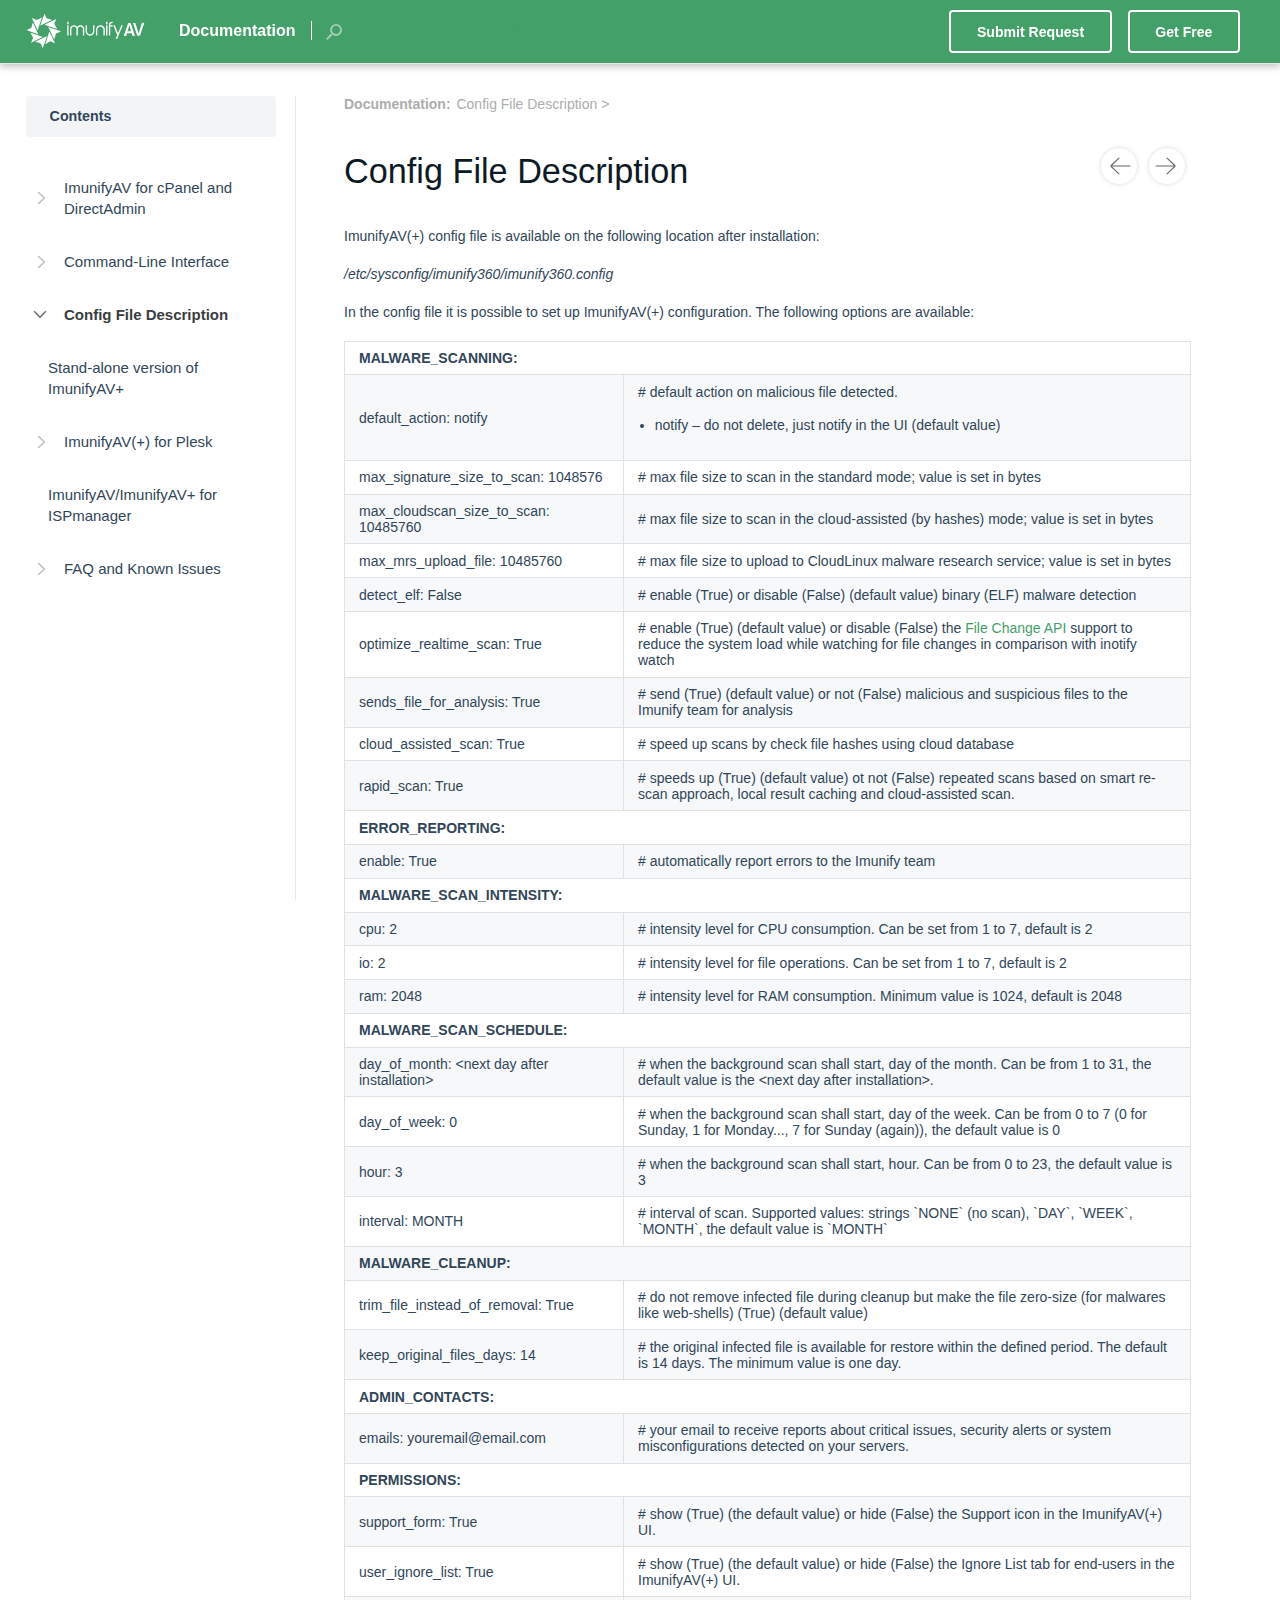
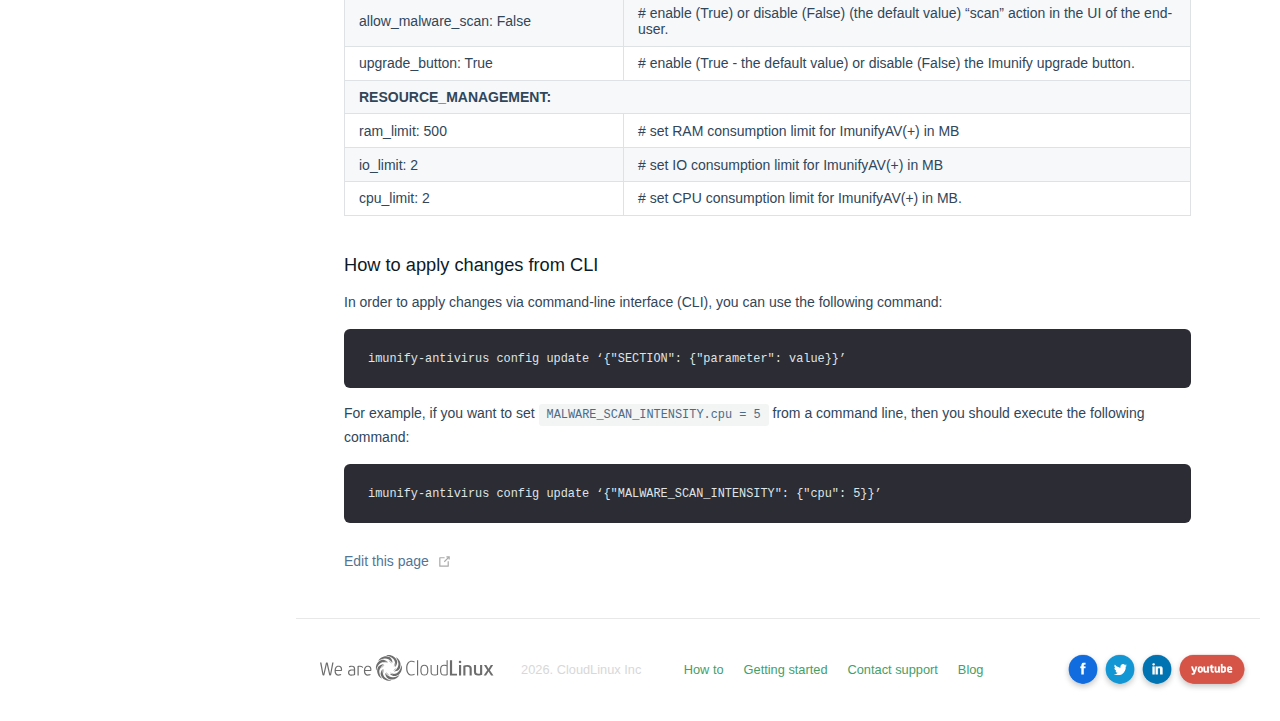
<file: config_file_description/index.html>
<!DOCTYPE html>
<html lang="en-US">
  <head>
    <meta charset="utf-8">
    <meta name="viewport" content="width=device-width,initial-scale=1">
    <title>Config File Description | Documentation</title>
    <meta name="generator" content="VuePress 1.4.1">
    <link rel="icon" href="/favicon.ico">
    <meta name="description" content="/etc/sysconfig/imunify360/imunify360.config">
    <meta name="twitter:title" content="Config File Description">
    <meta name="twitter:description" content="/etc/sysconfig/imunify360/imunify360.config">
    <meta name="twitter:card" content="summary">
    <meta name="twitter:url" content="https://docs.imunifyav.com/config_file_description/">
    <meta property="og:type" content="article">
    <meta property="og:title" content="Config File Description">
    <meta property="og:description" content="/etc/sysconfig/imunify360/imunify360.config">
    <meta property="og:url" content="https://docs.imunifyav.com/config_file_description/">
    <meta property="og:site_name" content="ImunifyAV Documentation">
    <meta itemprop="name" content="Config File Description">
    <meta itemprop="description" content="/etc/sysconfig/imunify360/imunify360.config">
    <link rel="preload" href="/assets/css/0.styles.c9915334.css" as="style"><link rel="preload" href="/assets/js/app.c928e7d5.js" as="script"><link rel="preload" href="/assets/js/4.a8525a3f.js" as="script"><link rel="preload" href="/assets/js/1.617ab414.js" as="script"><link rel="preload" href="/assets/js/24.476417d0.js" as="script"><link rel="prefetch" href="/assets/js/10.74505444.js"><link rel="prefetch" href="/assets/js/11.0bbaf90d.js"><link rel="prefetch" href="/assets/js/12.52a69694.js"><link rel="prefetch" href="/assets/js/13.ec70c393.js"><link rel="prefetch" href="/assets/js/14.4d0ac389.js"><link rel="prefetch" href="/assets/js/15.c2c5fa34.js"><link rel="prefetch" href="/assets/js/16.785ad469.js"><link rel="prefetch" href="/assets/js/17.1a909581.js"><link rel="prefetch" href="/assets/js/18.97619647.js"><link rel="prefetch" href="/assets/js/19.aba410b3.js"><link rel="prefetch" href="/assets/js/20.07433b48.js"><link rel="prefetch" href="/assets/js/21.2c93ea93.js"><link rel="prefetch" href="/assets/js/22.3a5d533d.js"><link rel="prefetch" href="/assets/js/23.0e224b71.js"><link rel="prefetch" href="/assets/js/25.9dc0ae1e.js"><link rel="prefetch" href="/assets/js/26.6ad82a30.js"><link rel="prefetch" href="/assets/js/27.c7dadfe2.js"><link rel="prefetch" href="/assets/js/28.4f8b1536.js"><link rel="prefetch" href="/assets/js/29.b114d46e.js"><link rel="prefetch" href="/assets/js/30.70d0546b.js"><link rel="prefetch" href="/assets/js/5.60f2135f.js"><link rel="prefetch" href="/assets/js/6.6a8339de.js"><link rel="prefetch" href="/assets/js/7.f392399e.js"><link rel="prefetch" href="/assets/js/8.41381cc7.js"><link rel="prefetch" href="/assets/js/9.1f7dd040.js"><link rel="prefetch" href="/assets/js/vendors~docsearch.38015cce.js">
    <link rel="stylesheet" href="/assets/css/0.styles.c9915334.css">
  </head>
  <body>
    <div id="app" data-server-rendered="true"><div class="theme-container"><header class="navbar"><div class="sidebar-button"><svg xmlns="http://www.w3.org/2000/svg" aria-hidden="true" role="img" viewBox="0 0 448 512" class="icon"><path fill="currentColor" d="M436 124H12c-6.627 0-12-5.373-12-12V80c0-6.627 5.373-12 12-12h424c6.627 0 12 5.373 12 12v32c0 6.627-5.373 12-12 12zm0 160H12c-6.627 0-12-5.373-12-12v-32c0-6.627 5.373-12 12-12h424c6.627 0 12 5.373 12 12v32c0 6.627-5.373 12-12 12zm0 160H12c-6.627 0-12-5.373-12-12v-32c0-6.627 5.373-12 12-12h424c6.627 0 12 5.373 12 12v32c0 6.627-5.373 12-12 12z"></path></svg></div> <a href="/" class="home-link router-link-active"><img src="/logo.svg" alt="Documentation" class="logo"> <span class="site-name site-name--documentation can-hide">Documentation</span></a> <form id="search-form" class="algolia-search-wrapper search-box"><input id="algolia-search-input" class="search-query"></form> <div class="links" style="max-width:nullpx;"><a href="https://cloudlinux.zendesk.com/hc/en-us/requests/new" target="_blank" class="btn">
      Submit Request
    </a> <a href="https://www.imunify360.com/antivirus" target="_blank" class="btn">
      Get Free
    </a> <nav class="nav-links can-hide"></nav></div></header> <div class="sidebar-mask"></div> <div class="sidebar"><nav class="nav-links"></nav>  <ul class="sidebar-links"><li><div class="sidebar-group first"><div class="sidebar-heading open"><span>Contents</span> <!----></div> <ul class="sidebar-group-items"><li><div class="sidebar-header sidebar-link"><div><a href="/imunifyav/" class="sidebar-link">ImunifyAV for cPanel and DirectAdmin</a></div></div><ul class="sidebar-sub-headers"><li class="collapsible sidebar-sub-header"><div class="sidebar-link-container"><a href="/imunifyav/#installation-guide" class="sidebar-link">Installation Guide</a></div><ul class="sidebar-sub-headers"><li class="sidebar-sub-header"><div><a href="/imunifyav/#requirements" class="sidebar-link">Requirements</a></div></li><li class="sidebar-sub-header"><div><a href="/imunifyav/#installation-instructions" class="sidebar-link">Installation Instructions</a></div></li><li class="sidebar-sub-header"><div><a href="/imunifyav/#update-instructions" class="sidebar-link">Update Instructions</a></div></li><li class="sidebar-sub-header"><div><a href="/imunifyav/#gradual-roll-out" class="sidebar-link">Gradual roll-out</a></div></li></ul></li><li class="collapsible sidebar-sub-header"><div class="sidebar-link-container"><a href="/imunifyav/#uninstall" class="sidebar-link">Uninstall</a></div><ul class="sidebar-sub-headers"><li class="sidebar-sub-header"><div><a href="/imunifyav/#how-to-uninstall-imunifyav" class="sidebar-link">How to uninstall ImunifyAV</a></div></li><li class="sidebar-sub-header"><div><a href="/imunifyav/#how-to-stop-imunifyav" class="sidebar-link">How to stop ImunifyAV</a></div></li></ul></li><li class="collapsible sidebar-sub-header"><div class="sidebar-link-container"><a href="/imunifyav/#localization" class="sidebar-link">Localization</a></div><ul class="sidebar-sub-headers"><li class="sidebar-sub-header"><div><a href="/imunifyav/#how-to-perform-a-translation-to-your-own-language-using-our-language-file" class="sidebar-link">How to perform a translation to your own language using our language file</a></div></li></ul></li><li class="collapsible sidebar-sub-header"><div class="sidebar-link-container"><a href="/imunifyav/#hoster-interface" class="sidebar-link">Hoster Interface</a></div><ul class="sidebar-sub-headers"><li class="sidebar-sub-header"><div><a href="/imunifyav/#users" class="sidebar-link">Users</a></div></li><li class="sidebar-sub-header"><div><a href="/imunifyav/#files" class="sidebar-link">Files</a></div></li><li class="sidebar-sub-header"><div><a href="/imunifyav/#scan" class="sidebar-link">Scan</a></div></li><li class="sidebar-sub-header"><div><a href="/imunifyav/#history" class="sidebar-link">History</a></div></li><li class="sidebar-sub-header"><div><a href="/imunifyav/#ignore-list" class="sidebar-link">Ignore List</a></div></li><li class="sidebar-sub-header"><div><a href="/imunifyav/#features-management" class="sidebar-link">Features Management</a></div></li><li class="sidebar-sub-header"><div><a href="/imunifyav/#reputation-management" class="sidebar-link">Reputation Management</a></div></li><li class="sidebar-sub-header"><div><a href="/imunifyav/#settings" class="sidebar-link">Settings</a></div></li><li class="sidebar-sub-header"><div><a href="/imunifyav/#upgrade" class="sidebar-link">Upgrade</a></div></li></ul></li><li class="collapsible sidebar-sub-header"><div class="sidebar-link-container"><a href="/imunifyav/#end-user-interface" class="sidebar-link">End User Interface</a></div><ul class="sidebar-sub-headers"><li class="sidebar-sub-header"><div><a href="/imunifyav/#files-2" class="sidebar-link">Files</a></div></li><li class="sidebar-sub-header"><div><a href="/imunifyav/#history-2" class="sidebar-link">History</a></div></li><li class="sidebar-sub-header"><div><a href="/imunifyav/#ignore-list-2" class="sidebar-link">Ignore List</a></div></li></ul></li><li class="collapsible sidebar-sub-header"><div class="sidebar-link-container"><a href="/imunifyav/#hooks" class="sidebar-link">Hooks</a></div><ul class="sidebar-sub-headers"><li class="sidebar-sub-header"><div><a href="/imunifyav/#overview" class="sidebar-link">Overview</a></div></li><li class="sidebar-sub-header"><div><a href="/imunifyav/#how-to-start-using-hooks" class="sidebar-link">How to start using hooks</a></div></li><li class="sidebar-sub-header"><div><a href="/imunifyav/#available-events-and-their-parameters" class="sidebar-link">Available events and their parameters</a></div></li><li class="sidebar-sub-header"><div><a href="/imunifyav/#hooks-cli" class="sidebar-link">Hooks CLI</a></div></li><li class="sidebar-sub-header"><div><a href="/imunifyav/#structure-and-examples-of-a-hook-script" class="sidebar-link">Structure and examples of a hook script</a></div></li></ul></li></ul></li><li><div class="sidebar-header sidebar-link"><div><a href="/cli/" class="sidebar-link">Command-Line Interface</a></div></div><ul class="sidebar-sub-headers"><li class="collapsible sidebar-sub-header"><div><a href="/cli/#add-sudouser" class="sidebar-link">Add-sudouser</a></div></li><li class="collapsible sidebar-sub-header"><div><a href="/cli/#checkdb" class="sidebar-link">Checkdb</a></div></li><li class="collapsible sidebar-sub-header"><div><a href="/cli/#check-domains" class="sidebar-link">Check-domains</a></div></li><li class="collapsible sidebar-sub-header"><div><a href="/cli/#config-update" class="sidebar-link">Config update</a></div></li><li class="collapsible sidebar-sub-header"><div><a href="/cli/#delete-sudouser" class="sidebar-link">Delete-sudouser</a></div></li><li class="collapsible sidebar-sub-header"><div><a href="/cli/#doctor" class="sidebar-link">Doctor</a></div></li><li class="collapsible sidebar-sub-header"><div><a href="/cli/#infected-domains" class="sidebar-link">Infected-domains</a></div></li><li class="collapsible sidebar-sub-header"><div><a href="/cli/#feature-management" class="sidebar-link">Feature-management</a></div></li><li class="collapsible sidebar-sub-header"><div><a href="/cli/#hooks" class="sidebar-link">Hooks</a></div></li><li class="collapsible sidebar-sub-header"><div><a href="/cli/#malware" class="sidebar-link">Malware</a></div></li><li class="collapsible sidebar-sub-header"><div><a href="/cli/#notifications-config" class="sidebar-link">Notifications config</a></div></li><li class="collapsible sidebar-sub-header"><div><a href="/cli/#register" class="sidebar-link">Register</a></div></li><li class="collapsible sidebar-sub-header"><div><a href="/cli/#rstatus" class="sidebar-link">Rstatus</a></div></li><li class="collapsible sidebar-sub-header"><div><a href="/cli/#start" class="sidebar-link">Start</a></div></li><li class="collapsible sidebar-sub-header"><div><a href="/cli/#unregister" class="sidebar-link">Unregister</a></div></li><li class="collapsible sidebar-sub-header"><div><a href="/cli/#update" class="sidebar-link">Update</a></div></li><li class="collapsible sidebar-sub-header"><div><a href="/cli/#update-license" class="sidebar-link">Update-license</a></div></li><li class="collapsible sidebar-sub-header"><div><a href="/cli/#version" class="sidebar-link">Version</a></div></li><li class="collapsible sidebar-sub-header"><div><a href="/cli/#how-to-apply-changes-from-cli" class="sidebar-link">How to apply changes from CLI</a></div></li></ul></li><li><div class="active collapsed sidebar-header sidebar-link"><div class="active"><a href="/config_file_description/" class="active sidebar-link">Config File Description</a></div></div><ul class="sidebar-sub-headers"></ul></li><li><div><a href="/stand_alone_mode/" class="sidebar-link">Stand-alone version of ImunifyAV+</a></div></li><li><div class="sidebar-header sidebar-link"><div><a href="/imunifyav_for_plesk/" class="sidebar-link">ImunifyAV(+) for Plesk</a></div></div><ul class="sidebar-sub-headers"><li class="collapsible sidebar-sub-header"><div class="sidebar-link-container"><a href="/imunifyav_for_plesk/#general-overview" class="sidebar-link">General overview</a></div><ul class="sidebar-sub-headers"><li class="sidebar-sub-header"><div><a href="/imunifyav_for_plesk/#key-features" class="sidebar-link">Key features</a></div></li><li class="sidebar-sub-header"><div><a href="/imunifyav_for_plesk/#editions-available" class="sidebar-link">Editions available</a></div></li><li class="sidebar-sub-header"><div><a href="/imunifyav_for_plesk/#comparison-table" class="sidebar-link">Comparison table</a></div></li></ul></li><li class="collapsible sidebar-sub-header"><div class="sidebar-link-container"><a href="/imunifyav_for_plesk/#quick-introduction-for-server-admins" class="sidebar-link">Quick introduction for server admins</a></div><ul class="sidebar-sub-headers"><li class="sidebar-sub-header"><div><a href="/imunifyav_for_plesk/#premium-imunifyav-version-and-automatic-malware-cleanup" class="sidebar-link">Premium (ImunifyAV+) version and automatic malware cleanup</a></div></li><li class="sidebar-sub-header"><div><a href="/imunifyav_for_plesk/#video" class="sidebar-link">Video</a></div></li></ul></li><li class="collapsible sidebar-sub-header"><div><a href="/imunifyav_for_plesk/#quick-introduction-for-users" class="sidebar-link">Quick introduction for users</a></div></li><li class="collapsible sidebar-sub-header"><div class="sidebar-link-container"><a href="/imunifyav_for_plesk/#explanations" class="sidebar-link">Explanations</a></div><ul class="sidebar-sub-headers"><li class="sidebar-sub-header"><div><a href="/imunifyav_for_plesk/#explaining-the-domain-tab" class="sidebar-link">Explaining the Domain tab</a></div></li><li class="sidebar-sub-header"><div><a href="/imunifyav_for_plesk/#explaining-the-settings-tab" class="sidebar-link">Explaining the Settings tab</a></div></li><li class="sidebar-sub-header"><div><a href="/imunifyav_for_plesk/#how-to-activate-a-license-key-for-paid-versions" class="sidebar-link">How to activate a license key (for paid versions)</a></div></li><li class="sidebar-sub-header"><div><a href="/imunifyav_for_plesk/#how-the-antivirus-removes-malware" class="sidebar-link">How the Antivirus removes malware</a></div></li></ul></li><li class="collapsible sidebar-sub-header"><div class="sidebar-link-container"><a href="/imunifyav_for_plesk/#faq" class="sidebar-link">FAQ</a></div><ul class="sidebar-sub-headers"><li class="sidebar-sub-header"><div><a href="/imunifyav_for_plesk/#does-imunifyav-protect-websites" class="sidebar-link">Does ImunifyAV protect websites?</a></div></li><li class="sidebar-sub-header"><div><a href="/imunifyav_for_plesk/#my-websites-are-clean-what-to-do-next" class="sidebar-link">My websites are clean, what to do next?</a></div></li><li class="sidebar-sub-header"><div><a href="/imunifyav_for_plesk/#my-websites-are-infected-what-to-do-next" class="sidebar-link">My websites are infected, what to do next?</a></div></li><li class="sidebar-sub-header"><div><a href="/imunifyav_for_plesk/#what-to-do-when-antivirus-has-detected-malware-in-the-legitimate-file" class="sidebar-link">What to do when antivirus has detected malware in the legitimate file?</a></div></li><li class="sidebar-sub-header"><div><a href="/imunifyav_for_plesk/#how-to-speed-up-the-antivirus" class="sidebar-link">How to speed up the Antivirus?</a></div></li><li class="sidebar-sub-header"><div><a href="/imunifyav_for_plesk/#how-to-update-the-antivirus" class="sidebar-link">How to update the Antivirus?</a></div></li><li class="sidebar-sub-header"><div><a href="/imunifyav_for_plesk/#what-if-the-antivirus-has-not-detected-some-malicious-files" class="sidebar-link">What if the Antivirus has not detected some malicious files?</a></div></li><li class="sidebar-sub-header"><div><a href="/imunifyav_for_plesk/#where-can-i-find-the-imunifyav-log-file-on-plesk" class="sidebar-link">Where can I find the ImunifyAV log file on Plesk?</a></div></li><li class="sidebar-sub-header"><div><a href="/imunifyav_for_plesk/#dashboard-says-scan-failed-with-no-related-error-message" class="sidebar-link">Dashboard says &quot;scan failed&quot; with no related error message</a></div></li></ul></li><li class="collapsible sidebar-sub-header"><div class="sidebar-link-container"><a href="/imunifyav_for_plesk/#troubleshooting" class="sidebar-link">Troubleshooting</a></div><ul class="sidebar-sub-headers"><li class="sidebar-sub-header"><div><a href="/imunifyav_for_plesk/#i-payed-for-the-extension-but-it-is-not-yet-premium" class="sidebar-link">I payed for the extension, but it is not yet Premium</a></div></li><li class="sidebar-sub-header"><div><a href="/imunifyav_for_plesk/#i-click-the-scan-button-but-it-doesn-t-start-scanning" class="sidebar-link">I click the Scan button, but it doesn’t start scanning</a></div></li><li class="sidebar-sub-header"><div><a href="/imunifyav_for_plesk/#the-antivirus-doesn-t-cleanup-some-of-malicious-files" class="sidebar-link">The Antivirus doesn’t cleanup some of malicious files</a></div></li><li class="sidebar-sub-header"><div><a href="/imunifyav_for_plesk/#i-scheduled-re-scanning-for-today-but-it-does-not-start-at-specified-time" class="sidebar-link">I scheduled re-scanning for today but it does not start at specified time</a></div></li><li class="sidebar-sub-header"><div><a href="/imunifyav_for_plesk/#when-i-click-the-scan-all-button-the-websites-start-scanning-in-random-order" class="sidebar-link">When I click the Scan All button the websites start scanning in random order</a></div></li><li class="sidebar-sub-header"><div><a href="/imunifyav_for_plesk/#when-i-click-scan-or-clean-it-fails" class="sidebar-link">When I click Scan or Clean it fails</a></div></li><li class="sidebar-sub-header"><div><a href="/imunifyav_for_plesk/#problem-with-websites-cleanup" class="sidebar-link">Problem with websites cleanup</a></div></li></ul></li><li class="collapsible sidebar-sub-header"><div><a href="/imunifyav_for_plesk/#removing-imunifyav-for-plesk" class="sidebar-link">Removing ImunifyAV for Plesk</a></div></li><li class="collapsible sidebar-sub-header"><div class="sidebar-link-container"><a href="/imunifyav_for_plesk/#extension-diagnostics" class="sidebar-link">Extension diagnostics</a></div><ul class="sidebar-sub-headers"><li class="sidebar-sub-header"><div><a href="/imunifyav_for_plesk/#how-to-collect-plesk-debug-log" class="sidebar-link">How to collect Plesk debug log</a></div></li></ul></li></ul></li><li><div><a href="/imunifyav_for_ispmanager/" class="sidebar-link">ImunifyAV/ImunifyAV+ for ISPmanager</a></div></li><li><div class="sidebar-header sidebar-link"><div><a href="/faq_and_known_issues/" class="sidebar-link">FAQ and Known Issues</a></div></div><ul class="sidebar-sub-headers"></ul></li></ul></div></li></ul> </div> <div class="page"> <div class="breadcrumb-wrapper page-breadcrumb" data-v-5e0e0acf><span class="breadcrumb-title" data-v-5e0e0acf>Documentation:</span> <a href="/config_file_description/" class="breadcrumb router-link-exact-active router-link-active" data-v-5e0e0acf>
    Config File Description
  </a></div> <div class="page-nav-wrapper"><div class="page-nav"><a href="/cli/" class="nav-arrow left"></a> <a href="/stand_alone_mode/" class="nav-arrow right"></a></div></div> <div class="content content__default"><h1 id="config-file-description"><a href="#config-file-description" aria-hidden="true" class="header-anchor">#</a> Config File Description</h1> <p>ImunifyAV(+) config file is available on the following location after installation:</p> <p><em>/etc/sysconfig/imunify360/imunify360.config</em></p> <p>In the config file it is possible to set up ImunifyAV(+) configuration. The following options are available:</p> <table><tr><th colspan="2" align="left"><span class="notranslate">MALWARE_SCANNING:</span></th></tr> <tr><td><span class="notranslate">default_action: notify</span></td> <td># default action on malicious file detected.<br> <ul><li><span class="notranslate">notify</span> – do not delete, just notify in the UI (default value)</li></ul></td></tr> <tr><td><span class="notranslate">max_signature_size_to_scan: 1048576</span></td> <td># max file size to scan in the standard mode; value is set in bytes</td></tr> <tr><td><span class="notranslate">max_cloudscan_size_to_scan: 10485760</span></td> <td># max file size to scan in the cloud-assisted (by hashes) mode; value is set in bytes</td></tr> <tr><td><span class="notranslate">max_mrs_upload_file: 10485760</span></td> <td># max file size to upload to CloudLinux malware research service; value is set in bytes</td></tr> <tr><td><span class="notranslate">detect_elf: False</span></td> <td># enable (<span class="notranslate">True</span>) or disable (<span class="notranslate">False</span>) (default value) binary (ELF) malware detection</td></tr> <tr><td><span class="notranslate">optimize_realtime_scan: True</span></td> <td># enable (<span class="notranslate">True</span>) (default value) or disable (<span class="notranslate">False</span>) the  <a href="https://docs.cloudlinux.com/cloudlinux_os_kernel/#file-change-api" target="_blank">File Change API</a> support to reduce the system load while watching for file changes in comparison with inotify watch</td></tr> <tr><td><span class="notranslate">sends_file_for_analysis: True</span></td> <td># send (<span class="notranslate">True</span>) (default value) or not (<span class="notranslate">False</span>) malicious and suspicious files to the Imunify team for analysis</td></tr> <tr><td><span class="notranslate">cloud_assisted_scan: True</span></td> <td># speed up scans by check file hashes using cloud database</td></tr> <tr><td><span class="notranslate">rapid_scan: True</span></td> <td># speeds up (<span class="notranslate">True</span>) (default value) ot not (<span class="notranslate">False</span>) repeated scans based on smart re-scan approach, local result caching and cloud-assisted scan.</td></tr> <th colspan="2" align="left"><span class="notranslate">ERROR_REPORTING:</span></th> <tr><td><span class="notranslate">enable: True</span></td> <td># automatically report errors to the Imunify team</td></tr> <tr><th colspan="2" align="left"><span class="notranslate">MALWARE_SCAN_INTENSITY:</span></th></tr> <tr><td><span class="notranslate">cpu: 2</span></td> <td># intensity level for CPU consumption. Can be set from 1 to 7, default is 2</td></tr> <tr><td><span class="notranslate">io: 2</span></td> <td># intensity level for file operations. Can be set from 1 to 7, default is 2</td></tr> <tr><td><span class="notranslate">ram: 2048</span></td> <td># intensity level for RAM consumption. Minimum value is 1024, default is 2048</td></tr> <tr><th colspan="2" align="left"><span class="notranslate">MALWARE_SCAN_SCHEDULE:</span></th></tr> <tr><td><span class="notranslate">day_of_month: &lt;next day after installation&gt;</span></td> <td># when the background scan shall start, day of the month. Can be from 1 to 31, the default value is the &lt;next day after installation&gt;.</td></tr> <tr><td><span class="notranslate">day_of_week: 0</span></td> <td># when the background scan shall start, day of the week. Can be from 0 to 7 (0 for Sunday, 1 for Monday..., 7 for Sunday (again)), the default value is 0</td></tr> <tr><td><span class="notranslate">hour: 3</span></td> <td># when the background scan shall start, hour. Can be from 0 to 23, the default value is 3</td></tr> <tr><td><span class="notranslate">interval: MONTH</span></td> <td># interval of scan. Supported values: strings <span class="notranslate">`NONE`</span> (no scan), <span class="notranslate">`DAY`</span>, <span class="notranslate">`WEEK`</span>, <span class="notranslate">`MONTH`</span>, the default value is <span class="notranslate">`MONTH`</span></td></tr> <tr><th colspan="2" align="left"><span class="notranslate">MALWARE_CLEANUP:</span></th></tr> <tr><td><span class="notranslate">trim_file_instead_of_removal: True</span></td> <td># do not remove infected file during cleanup but make the file zero-size (for malwares like web-shells) (<span class="notranslate">True</span>) (default value)</td></tr> <tr><td><span class="notranslate">keep_original_files_days: 14</span></td> <td># the original infected file is available for restore within the defined period. The default is 14 days. The minimum value is one day.</td></tr> <tr><th colspan="2" align="left"><span class="notranslate">ADMIN_CONTACTS:</span></th></tr> <tr><td><span class="notranslate">emails: youremail@email.com</span></td> <td># your email to receive reports about critical issues, security alerts or system misconfigurations detected on your servers.</td></tr> <tr><th colspan="2" align="left"><span class="notranslate">PERMISSIONS:</span></th></tr> <tr><td><span class="notranslate">support_form: True</span></td> <td># show (<span class="notranslate">True</span>) (the default value) or hide (<span class="notranslate">False</span>) the Support icon in the ImunifyAV(+) UI.</td></tr> <tr><td><span class="notranslate">user_ignore_list: True</span></td> <td># show (<span class="notranslate">True</span>) (the default value) or hide (<span class="notranslate">False</span>) the Ignore List tab for end-users in the ImunifyAV(+) UI.</td></tr> <tr><td><span class="notranslate">allow_malware_scan: False</span></td> <td># enable (<span class="notranslate">True</span>) or disable (<span class="notranslate">False</span>) (the default value) “scan” action in the UI of the end-user.</td></tr> <tr><td width="250px;"><span class="notranslate">upgrade_button: True</span></td><td># enable (<span class="notranslate">True</span> - the default value) or disable (<span class="notranslate">False</span>) the Imunify upgrade button.</td></tr> <tr><th colspan="2" align="left"><span class="notranslate">RESOURCE_MANAGEMENT:</span></th></tr> <tr><td><span class="notranslate">ram_limit: 500</span></td> <td># set RAM consumption limit for ImunifyAV(+) in MB</td></tr> <tr><td><span class="notranslate">io_limit: 2</span></td> <td># set IO consumption limit for ImunifyAV(+) in MB</td></tr> <tr><td><span class="notranslate">cpu_limit: 2</span></td> <td># set CPU consumption limit for ImunifyAV(+) in MB.</td></tr></table> <h3 id="how-to-apply-changes-from-cli"><a href="#how-to-apply-changes-from-cli" aria-hidden="true" class="header-anchor">#</a> How to apply changes from CLI</h3> <p>In order to apply changes via command-line interface (CLI), you can use the following command:</p> <div class="notranslate"><div class="language- extra-class"><pre class="language-text"><code>imunify-antivirus config update ‘{&quot;SECTION&quot;: {&quot;parameter&quot;: value}}’ 
</code></pre></div></div> <p>For example, if you want to set <span class="notranslate"><code>MALWARE_SCAN_INTENSITY.cpu = 5</code></span> from a command line, then you should execute the following command:</p> <div class="notranslate"><div class="language- extra-class"><pre class="language-text"><code>imunify-antivirus config update ‘{&quot;MALWARE_SCAN_INTENSITY&quot;: {&quot;cpu&quot;: 5}}’
</code></pre></div></div></div> <div class="page-edit"><div class="edit-link"><a href="https://github.com/cloudlinux/imunifyav-doc/edit/dev/docs/config_file_description/README.md" target="_blank" rel="noopener noreferrer">Edit this page</a> <svg xmlns="http://www.w3.org/2000/svg" aria-hidden="true" x="0px" y="0px" viewBox="0 0 100 100" width="15" height="15" class="icon outbound"><path fill="currentColor" d="M18.8,85.1h56l0,0c2.2,0,4-1.8,4-4v-32h-8v28h-48v-48h28v-8h-32l0,0c-2.2,0-4,1.8-4,4v56C14.8,83.3,16.6,85.1,18.8,85.1z"></path> <polygon fill="currentColor" points="45.7,48.7 51.3,54.3 77.2,28.5 77.2,37.2 85.2,37.2 85.2,14.9 62.8,14.9 62.8,22.9 71.5,22.9"></polygon></svg></div> <!----></div> <div class="back-to-top" data-v-5366e0dd><a href="/config_file_description/#app" class="nav-arrow top back-to-top__link" data-v-5366e0dd></a></div> </div> <div class="footer" data-v-20b89de8><div data-v-20b89de8><a href="https://cloudlinux.com" data-v-20b89de8><img src="/assets/img/we-are-cloudlinux.783ed390.svg" alt="We are Cloudlinux" data-v-20b89de8></a></div> <div class="footer-company-title" data-v-20b89de8>2020. CloudLinux Inc</div> <div data-v-20b89de8><div data-v-20b89de8><a href="https://cloudlinux.zendesk.com/hc/sections/115001344329-How-do-I" target="_blank" data-v-20b89de8>How to</a></div><div data-v-20b89de8><a href="https://www.imunify360.com/antivirus" target="_blank" data-v-20b89de8>Getting started</a></div><div data-v-20b89de8><a href="https://cloudlinux.zendesk.com/hc/requests/new" target="_blank" data-v-20b89de8>Contact support</a></div><div data-v-20b89de8><a href="https://www.imunify360.com/blog" target="_blank" data-v-20b89de8>Blog</a></div></div> <div class="social" data-v-20b89de8><span class="footer-social-text" data-v-20b89de8></span> <a href="https://www.facebook.com/imunify360/" target="_blank" data-v-20b89de8><img src="/fb.png" class="footer-social-logo" data-v-20b89de8></a><a href="https://twitter.com/imunify360/" target="_blank" data-v-20b89de8><img src="/tw.png" class="footer-social-logo" data-v-20b89de8></a><a href="https://linkedin.com/company/cloudlinux" target="_blank" data-v-20b89de8><img src="/in.png" class="footer-social-logo" data-v-20b89de8></a><a href="https://www.youtube.com/channel/UCcW6dDJjcy41c7Hl_5LdLZQ" target="_blank" data-v-20b89de8><img src="/ytube.png" class="footer-social-logo" data-v-20b89de8></a></div></div> <!----></div><div class="global-ui"></div></div>
    <script src="/assets/js/app.c928e7d5.js" defer></script><script src="/assets/js/4.a8525a3f.js" defer></script><script src="/assets/js/1.617ab414.js" defer></script><script src="/assets/js/24.476417d0.js" defer></script>
  </body>
</html>
</file>
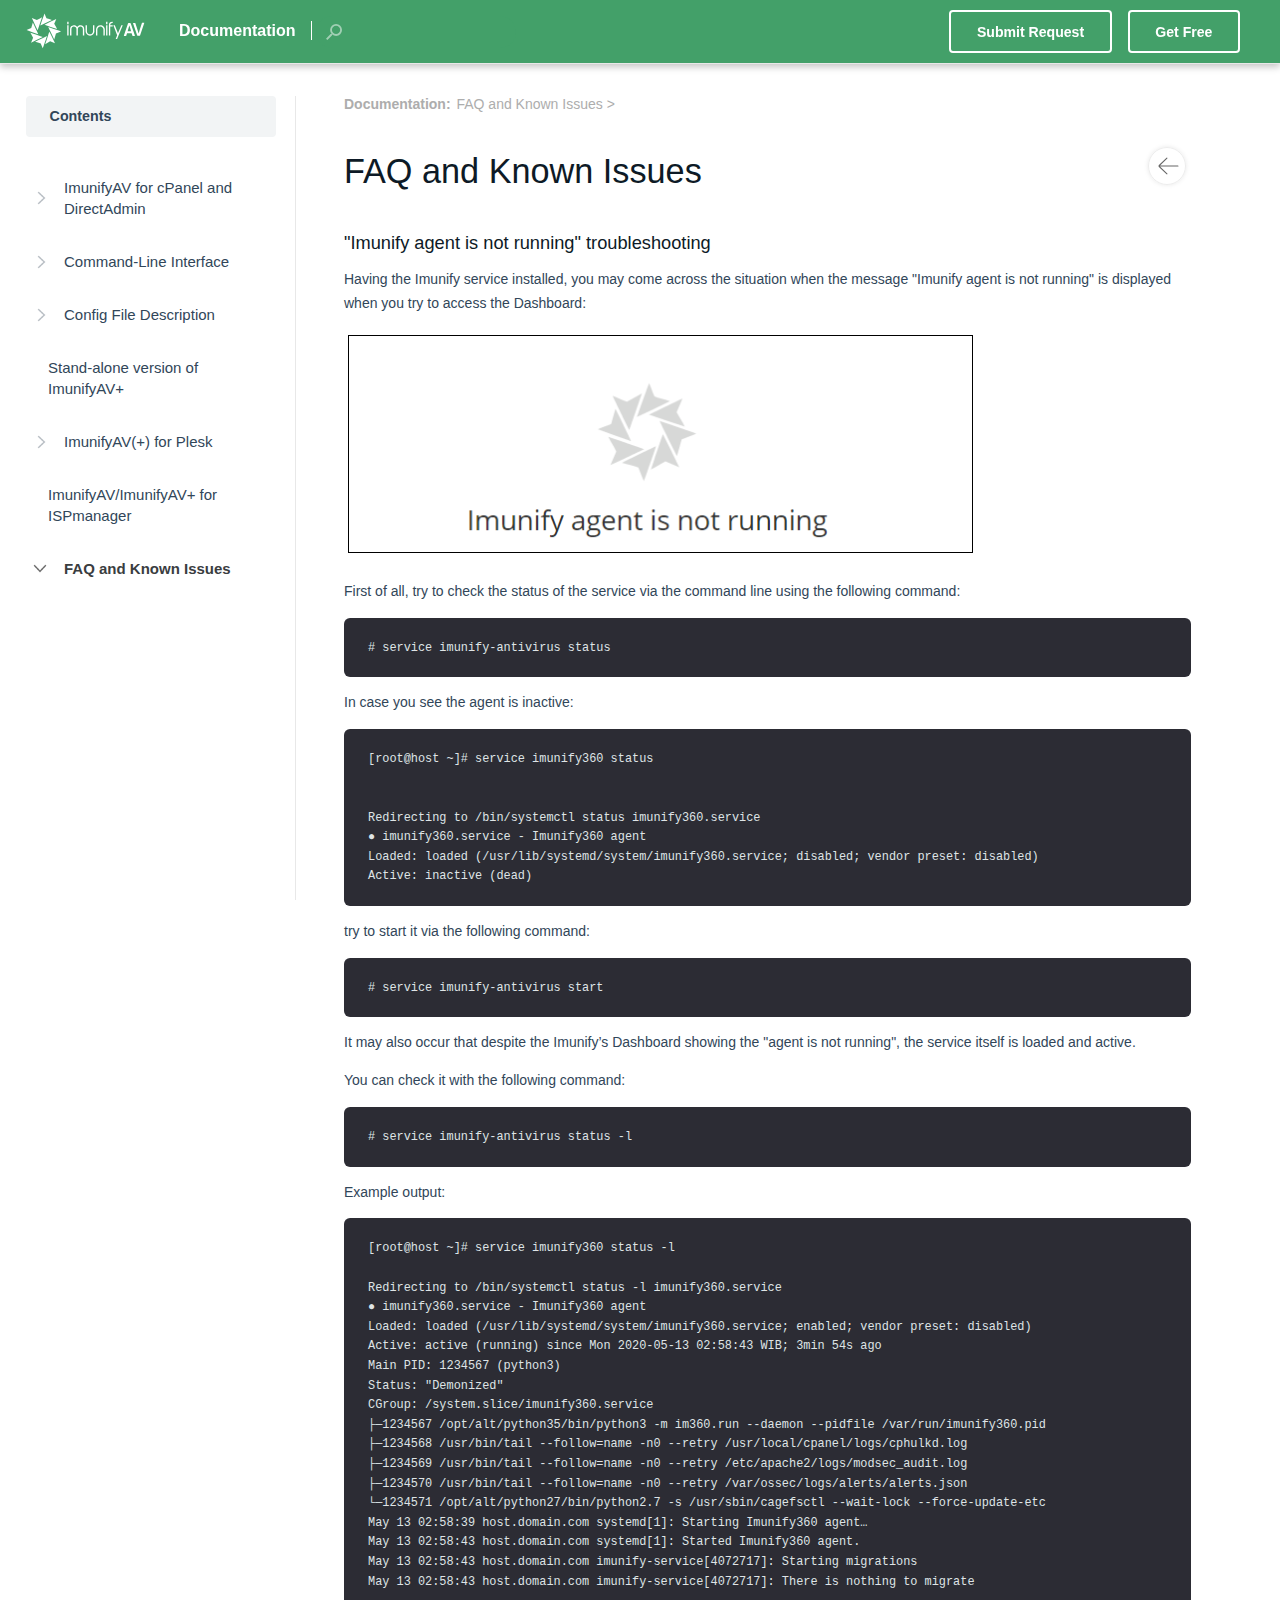
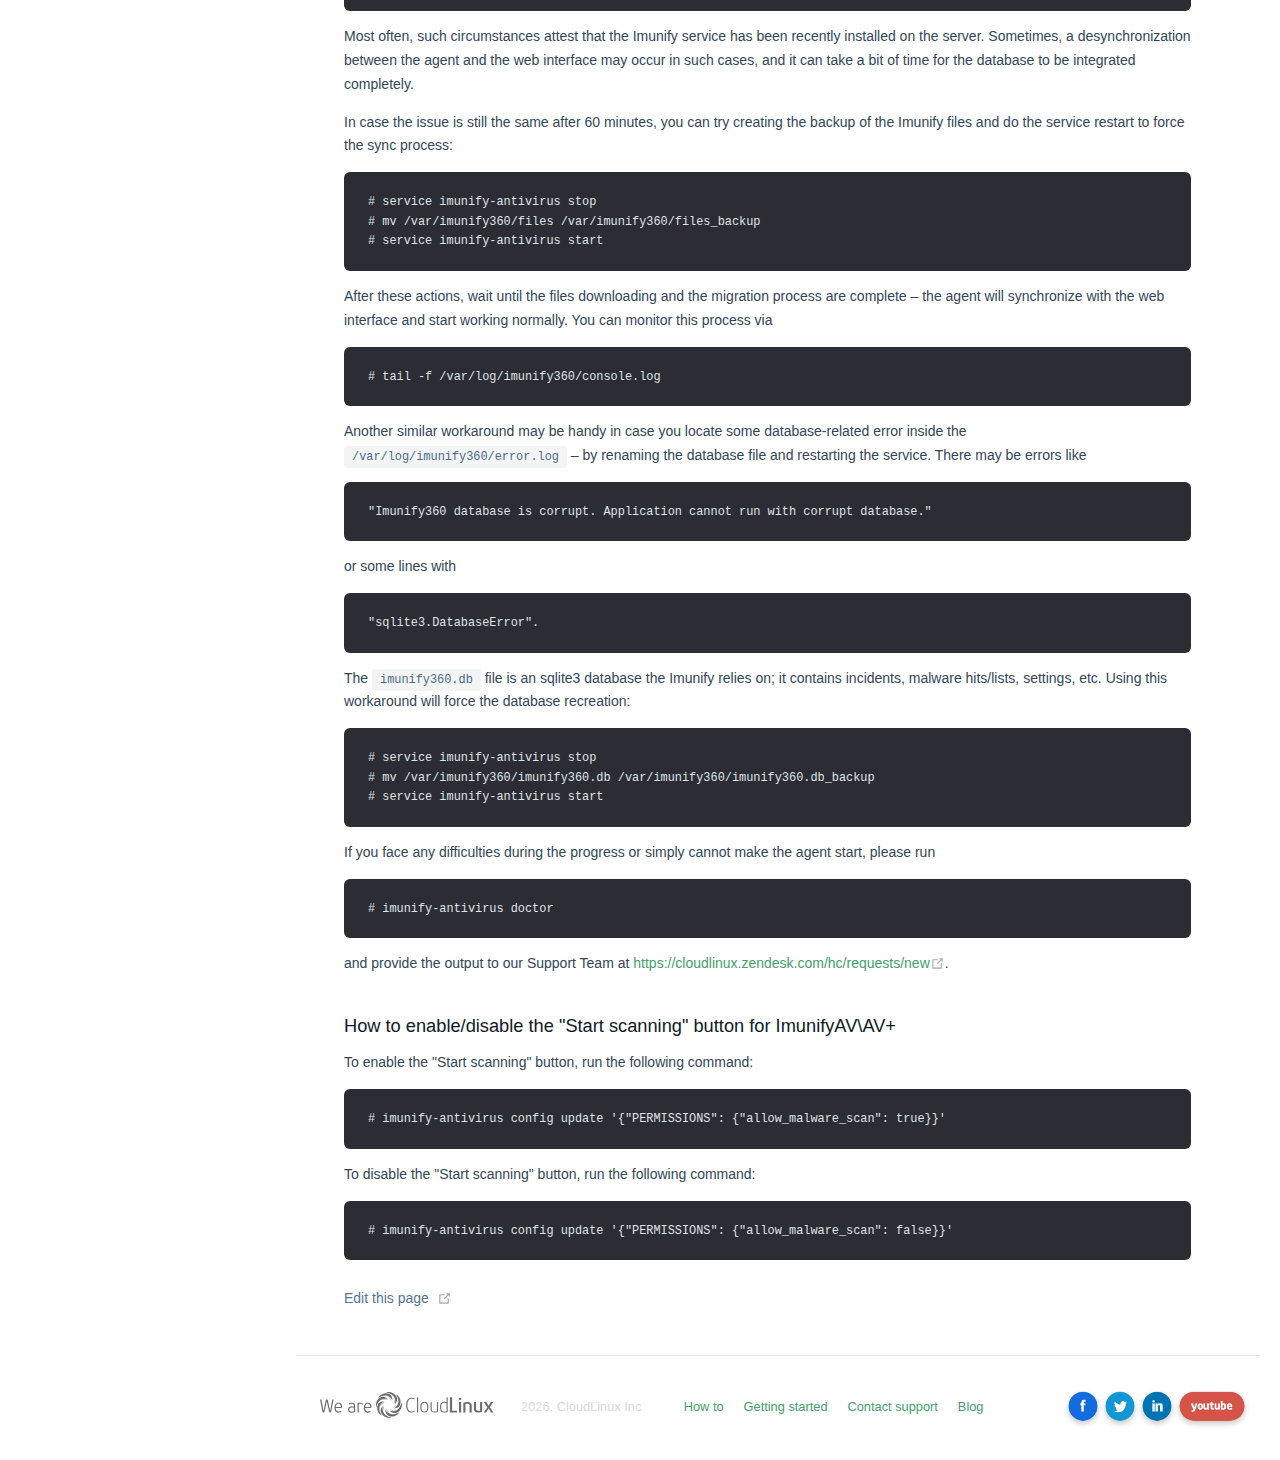
<file: faq_and_known_issues/index.html>
<!DOCTYPE html>
<html lang="en-US">
  <head>
    <meta charset="utf-8">
    <meta name="viewport" content="width=device-width,initial-scale=1">
    <title>FAQ and Known Issues | Documentation</title>
    <meta name="generator" content="VuePress 1.4.1">
    <link rel="icon" href="/favicon.ico">
    <meta name="description" content="Having the Imunify service installed, you may come across the situation when the message "Imunify agent is not running" is displayed when you try to access the Dashboard:">
    <meta name="image" content="https://docs.imunifyav.com/images/ImunifyAgentNotRunning.png">
    <meta name="twitter:title" content="FAQ and Known Issues">
    <meta name="twitter:description" content="Having the Imunify service installed, you may come across the situation when the message "Imunify agent is not running" is displayed when you try to access the Dashboard:">
    <meta name="twitter:card" content="summary_large_image">
    <meta name="twitter:image" content="https://docs.imunifyav.com/images/ImunifyAgentNotRunning.png">
    <meta name="twitter:url" content="https://docs.imunifyav.com/faq_and_known_issues/">
    <meta property="og:type" content="article">
    <meta property="og:title" content="FAQ and Known Issues">
    <meta property="og:description" content="Having the Imunify service installed, you may come across the situation when the message "Imunify agent is not running" is displayed when you try to access the Dashboard:">
    <meta property="og:image" content="https://docs.imunifyav.com/images/ImunifyAgentNotRunning.png">
    <meta property="og:url" content="https://docs.imunifyav.com/faq_and_known_issues/">
    <meta property="og:site_name" content="ImunifyAV Documentation">
    <meta itemprop="name" content="FAQ and Known Issues">
    <meta itemprop="description" content="Having the Imunify service installed, you may come across the situation when the message "Imunify agent is not running" is displayed when you try to access the Dashboard:">
    <meta itemprop="image" content="https://docs.imunifyav.com/images/ImunifyAgentNotRunning.png">
    <link rel="preload" href="/assets/css/0.styles.c9915334.css" as="style"><link rel="preload" href="/assets/js/app.c928e7d5.js" as="script"><link rel="preload" href="/assets/js/4.a8525a3f.js" as="script"><link rel="preload" href="/assets/js/1.617ab414.js" as="script"><link rel="preload" href="/assets/js/25.9dc0ae1e.js" as="script"><link rel="prefetch" href="/assets/js/10.74505444.js"><link rel="prefetch" href="/assets/js/11.0bbaf90d.js"><link rel="prefetch" href="/assets/js/12.52a69694.js"><link rel="prefetch" href="/assets/js/13.ec70c393.js"><link rel="prefetch" href="/assets/js/14.4d0ac389.js"><link rel="prefetch" href="/assets/js/15.c2c5fa34.js"><link rel="prefetch" href="/assets/js/16.785ad469.js"><link rel="prefetch" href="/assets/js/17.1a909581.js"><link rel="prefetch" href="/assets/js/18.97619647.js"><link rel="prefetch" href="/assets/js/19.aba410b3.js"><link rel="prefetch" href="/assets/js/20.07433b48.js"><link rel="prefetch" href="/assets/js/21.2c93ea93.js"><link rel="prefetch" href="/assets/js/22.3a5d533d.js"><link rel="prefetch" href="/assets/js/23.0e224b71.js"><link rel="prefetch" href="/assets/js/24.476417d0.js"><link rel="prefetch" href="/assets/js/26.6ad82a30.js"><link rel="prefetch" href="/assets/js/27.c7dadfe2.js"><link rel="prefetch" href="/assets/js/28.4f8b1536.js"><link rel="prefetch" href="/assets/js/29.b114d46e.js"><link rel="prefetch" href="/assets/js/30.70d0546b.js"><link rel="prefetch" href="/assets/js/5.60f2135f.js"><link rel="prefetch" href="/assets/js/6.6a8339de.js"><link rel="prefetch" href="/assets/js/7.f392399e.js"><link rel="prefetch" href="/assets/js/8.41381cc7.js"><link rel="prefetch" href="/assets/js/9.1f7dd040.js"><link rel="prefetch" href="/assets/js/vendors~docsearch.38015cce.js">
    <link rel="stylesheet" href="/assets/css/0.styles.c9915334.css">
  </head>
  <body>
    <div id="app" data-server-rendered="true"><div class="theme-container"><header class="navbar"><div class="sidebar-button"><svg xmlns="http://www.w3.org/2000/svg" aria-hidden="true" role="img" viewBox="0 0 448 512" class="icon"><path fill="currentColor" d="M436 124H12c-6.627 0-12-5.373-12-12V80c0-6.627 5.373-12 12-12h424c6.627 0 12 5.373 12 12v32c0 6.627-5.373 12-12 12zm0 160H12c-6.627 0-12-5.373-12-12v-32c0-6.627 5.373-12 12-12h424c6.627 0 12 5.373 12 12v32c0 6.627-5.373 12-12 12zm0 160H12c-6.627 0-12-5.373-12-12v-32c0-6.627 5.373-12 12-12h424c6.627 0 12 5.373 12 12v32c0 6.627-5.373 12-12 12z"></path></svg></div> <a href="/" class="home-link router-link-active"><img src="/logo.svg" alt="Documentation" class="logo"> <span class="site-name site-name--documentation can-hide">Documentation</span></a> <form id="search-form" class="algolia-search-wrapper search-box"><input id="algolia-search-input" class="search-query"></form> <div class="links" style="max-width:nullpx;"><a href="https://cloudlinux.zendesk.com/hc/en-us/requests/new" target="_blank" class="btn">
      Submit Request
    </a> <a href="https://www.imunify360.com/antivirus" target="_blank" class="btn">
      Get Free
    </a> <nav class="nav-links can-hide"></nav></div></header> <div class="sidebar-mask"></div> <div class="sidebar"><nav class="nav-links"></nav>  <ul class="sidebar-links"><li><div class="sidebar-group first"><div class="sidebar-heading open"><span>Contents</span> <!----></div> <ul class="sidebar-group-items"><li><div class="sidebar-header sidebar-link"><div><a href="/imunifyav/" class="sidebar-link">ImunifyAV for cPanel and DirectAdmin</a></div></div><ul class="sidebar-sub-headers"><li class="collapsible sidebar-sub-header"><div class="sidebar-link-container"><a href="/imunifyav/#installation-guide" class="sidebar-link">Installation Guide</a></div><ul class="sidebar-sub-headers"><li class="sidebar-sub-header"><div><a href="/imunifyav/#requirements" class="sidebar-link">Requirements</a></div></li><li class="sidebar-sub-header"><div><a href="/imunifyav/#installation-instructions" class="sidebar-link">Installation Instructions</a></div></li><li class="sidebar-sub-header"><div><a href="/imunifyav/#update-instructions" class="sidebar-link">Update Instructions</a></div></li><li class="sidebar-sub-header"><div><a href="/imunifyav/#gradual-roll-out" class="sidebar-link">Gradual roll-out</a></div></li></ul></li><li class="collapsible sidebar-sub-header"><div class="sidebar-link-container"><a href="/imunifyav/#uninstall" class="sidebar-link">Uninstall</a></div><ul class="sidebar-sub-headers"><li class="sidebar-sub-header"><div><a href="/imunifyav/#how-to-uninstall-imunifyav" class="sidebar-link">How to uninstall ImunifyAV</a></div></li><li class="sidebar-sub-header"><div><a href="/imunifyav/#how-to-stop-imunifyav" class="sidebar-link">How to stop ImunifyAV</a></div></li></ul></li><li class="collapsible sidebar-sub-header"><div class="sidebar-link-container"><a href="/imunifyav/#localization" class="sidebar-link">Localization</a></div><ul class="sidebar-sub-headers"><li class="sidebar-sub-header"><div><a href="/imunifyav/#how-to-perform-a-translation-to-your-own-language-using-our-language-file" class="sidebar-link">How to perform a translation to your own language using our language file</a></div></li></ul></li><li class="collapsible sidebar-sub-header"><div class="sidebar-link-container"><a href="/imunifyav/#hoster-interface" class="sidebar-link">Hoster Interface</a></div><ul class="sidebar-sub-headers"><li class="sidebar-sub-header"><div><a href="/imunifyav/#users" class="sidebar-link">Users</a></div></li><li class="sidebar-sub-header"><div><a href="/imunifyav/#files" class="sidebar-link">Files</a></div></li><li class="sidebar-sub-header"><div><a href="/imunifyav/#scan" class="sidebar-link">Scan</a></div></li><li class="sidebar-sub-header"><div><a href="/imunifyav/#history" class="sidebar-link">History</a></div></li><li class="sidebar-sub-header"><div><a href="/imunifyav/#ignore-list" class="sidebar-link">Ignore List</a></div></li><li class="sidebar-sub-header"><div><a href="/imunifyav/#features-management" class="sidebar-link">Features Management</a></div></li><li class="sidebar-sub-header"><div><a href="/imunifyav/#reputation-management" class="sidebar-link">Reputation Management</a></div></li><li class="sidebar-sub-header"><div><a href="/imunifyav/#settings" class="sidebar-link">Settings</a></div></li><li class="sidebar-sub-header"><div><a href="/imunifyav/#upgrade" class="sidebar-link">Upgrade</a></div></li></ul></li><li class="collapsible sidebar-sub-header"><div class="sidebar-link-container"><a href="/imunifyav/#end-user-interface" class="sidebar-link">End User Interface</a></div><ul class="sidebar-sub-headers"><li class="sidebar-sub-header"><div><a href="/imunifyav/#files-2" class="sidebar-link">Files</a></div></li><li class="sidebar-sub-header"><div><a href="/imunifyav/#history-2" class="sidebar-link">History</a></div></li><li class="sidebar-sub-header"><div><a href="/imunifyav/#ignore-list-2" class="sidebar-link">Ignore List</a></div></li></ul></li><li class="collapsible sidebar-sub-header"><div class="sidebar-link-container"><a href="/imunifyav/#hooks" class="sidebar-link">Hooks</a></div><ul class="sidebar-sub-headers"><li class="sidebar-sub-header"><div><a href="/imunifyav/#overview" class="sidebar-link">Overview</a></div></li><li class="sidebar-sub-header"><div><a href="/imunifyav/#how-to-start-using-hooks" class="sidebar-link">How to start using hooks</a></div></li><li class="sidebar-sub-header"><div><a href="/imunifyav/#available-events-and-their-parameters" class="sidebar-link">Available events and their parameters</a></div></li><li class="sidebar-sub-header"><div><a href="/imunifyav/#hooks-cli" class="sidebar-link">Hooks CLI</a></div></li><li class="sidebar-sub-header"><div><a href="/imunifyav/#structure-and-examples-of-a-hook-script" class="sidebar-link">Structure and examples of a hook script</a></div></li></ul></li></ul></li><li><div class="sidebar-header sidebar-link"><div><a href="/cli/" class="sidebar-link">Command-Line Interface</a></div></div><ul class="sidebar-sub-headers"><li class="collapsible sidebar-sub-header"><div><a href="/cli/#add-sudouser" class="sidebar-link">Add-sudouser</a></div></li><li class="collapsible sidebar-sub-header"><div><a href="/cli/#checkdb" class="sidebar-link">Checkdb</a></div></li><li class="collapsible sidebar-sub-header"><div><a href="/cli/#check-domains" class="sidebar-link">Check-domains</a></div></li><li class="collapsible sidebar-sub-header"><div><a href="/cli/#config-update" class="sidebar-link">Config update</a></div></li><li class="collapsible sidebar-sub-header"><div><a href="/cli/#delete-sudouser" class="sidebar-link">Delete-sudouser</a></div></li><li class="collapsible sidebar-sub-header"><div><a href="/cli/#doctor" class="sidebar-link">Doctor</a></div></li><li class="collapsible sidebar-sub-header"><div><a href="/cli/#infected-domains" class="sidebar-link">Infected-domains</a></div></li><li class="collapsible sidebar-sub-header"><div><a href="/cli/#feature-management" class="sidebar-link">Feature-management</a></div></li><li class="collapsible sidebar-sub-header"><div><a href="/cli/#hooks" class="sidebar-link">Hooks</a></div></li><li class="collapsible sidebar-sub-header"><div><a href="/cli/#malware" class="sidebar-link">Malware</a></div></li><li class="collapsible sidebar-sub-header"><div><a href="/cli/#notifications-config" class="sidebar-link">Notifications config</a></div></li><li class="collapsible sidebar-sub-header"><div><a href="/cli/#register" class="sidebar-link">Register</a></div></li><li class="collapsible sidebar-sub-header"><div><a href="/cli/#rstatus" class="sidebar-link">Rstatus</a></div></li><li class="collapsible sidebar-sub-header"><div><a href="/cli/#start" class="sidebar-link">Start</a></div></li><li class="collapsible sidebar-sub-header"><div><a href="/cli/#unregister" class="sidebar-link">Unregister</a></div></li><li class="collapsible sidebar-sub-header"><div><a href="/cli/#update" class="sidebar-link">Update</a></div></li><li class="collapsible sidebar-sub-header"><div><a href="/cli/#update-license" class="sidebar-link">Update-license</a></div></li><li class="collapsible sidebar-sub-header"><div><a href="/cli/#version" class="sidebar-link">Version</a></div></li><li class="collapsible sidebar-sub-header"><div><a href="/cli/#how-to-apply-changes-from-cli" class="sidebar-link">How to apply changes from CLI</a></div></li></ul></li><li><div class="sidebar-header sidebar-link"><div><a href="/config_file_description/" class="sidebar-link">Config File Description</a></div></div><ul class="sidebar-sub-headers"></ul></li><li><div><a href="/stand_alone_mode/" class="sidebar-link">Stand-alone version of ImunifyAV+</a></div></li><li><div class="sidebar-header sidebar-link"><div><a href="/imunifyav_for_plesk/" class="sidebar-link">ImunifyAV(+) for Plesk</a></div></div><ul class="sidebar-sub-headers"><li class="collapsible sidebar-sub-header"><div class="sidebar-link-container"><a href="/imunifyav_for_plesk/#general-overview" class="sidebar-link">General overview</a></div><ul class="sidebar-sub-headers"><li class="sidebar-sub-header"><div><a href="/imunifyav_for_plesk/#key-features" class="sidebar-link">Key features</a></div></li><li class="sidebar-sub-header"><div><a href="/imunifyav_for_plesk/#editions-available" class="sidebar-link">Editions available</a></div></li><li class="sidebar-sub-header"><div><a href="/imunifyav_for_plesk/#comparison-table" class="sidebar-link">Comparison table</a></div></li></ul></li><li class="collapsible sidebar-sub-header"><div class="sidebar-link-container"><a href="/imunifyav_for_plesk/#quick-introduction-for-server-admins" class="sidebar-link">Quick introduction for server admins</a></div><ul class="sidebar-sub-headers"><li class="sidebar-sub-header"><div><a href="/imunifyav_for_plesk/#premium-imunifyav-version-and-automatic-malware-cleanup" class="sidebar-link">Premium (ImunifyAV+) version and automatic malware cleanup</a></div></li><li class="sidebar-sub-header"><div><a href="/imunifyav_for_plesk/#video" class="sidebar-link">Video</a></div></li></ul></li><li class="collapsible sidebar-sub-header"><div><a href="/imunifyav_for_plesk/#quick-introduction-for-users" class="sidebar-link">Quick introduction for users</a></div></li><li class="collapsible sidebar-sub-header"><div class="sidebar-link-container"><a href="/imunifyav_for_plesk/#explanations" class="sidebar-link">Explanations</a></div><ul class="sidebar-sub-headers"><li class="sidebar-sub-header"><div><a href="/imunifyav_for_plesk/#explaining-the-domain-tab" class="sidebar-link">Explaining the Domain tab</a></div></li><li class="sidebar-sub-header"><div><a href="/imunifyav_for_plesk/#explaining-the-settings-tab" class="sidebar-link">Explaining the Settings tab</a></div></li><li class="sidebar-sub-header"><div><a href="/imunifyav_for_plesk/#how-to-activate-a-license-key-for-paid-versions" class="sidebar-link">How to activate a license key (for paid versions)</a></div></li><li class="sidebar-sub-header"><div><a href="/imunifyav_for_plesk/#how-the-antivirus-removes-malware" class="sidebar-link">How the Antivirus removes malware</a></div></li></ul></li><li class="collapsible sidebar-sub-header"><div class="sidebar-link-container"><a href="/imunifyav_for_plesk/#faq" class="sidebar-link">FAQ</a></div><ul class="sidebar-sub-headers"><li class="sidebar-sub-header"><div><a href="/imunifyav_for_plesk/#does-imunifyav-protect-websites" class="sidebar-link">Does ImunifyAV protect websites?</a></div></li><li class="sidebar-sub-header"><div><a href="/imunifyav_for_plesk/#my-websites-are-clean-what-to-do-next" class="sidebar-link">My websites are clean, what to do next?</a></div></li><li class="sidebar-sub-header"><div><a href="/imunifyav_for_plesk/#my-websites-are-infected-what-to-do-next" class="sidebar-link">My websites are infected, what to do next?</a></div></li><li class="sidebar-sub-header"><div><a href="/imunifyav_for_plesk/#what-to-do-when-antivirus-has-detected-malware-in-the-legitimate-file" class="sidebar-link">What to do when antivirus has detected malware in the legitimate file?</a></div></li><li class="sidebar-sub-header"><div><a href="/imunifyav_for_plesk/#how-to-speed-up-the-antivirus" class="sidebar-link">How to speed up the Antivirus?</a></div></li><li class="sidebar-sub-header"><div><a href="/imunifyav_for_plesk/#how-to-update-the-antivirus" class="sidebar-link">How to update the Antivirus?</a></div></li><li class="sidebar-sub-header"><div><a href="/imunifyav_for_plesk/#what-if-the-antivirus-has-not-detected-some-malicious-files" class="sidebar-link">What if the Antivirus has not detected some malicious files?</a></div></li><li class="sidebar-sub-header"><div><a href="/imunifyav_for_plesk/#where-can-i-find-the-imunifyav-log-file-on-plesk" class="sidebar-link">Where can I find the ImunifyAV log file on Plesk?</a></div></li><li class="sidebar-sub-header"><div><a href="/imunifyav_for_plesk/#dashboard-says-scan-failed-with-no-related-error-message" class="sidebar-link">Dashboard says &quot;scan failed&quot; with no related error message</a></div></li></ul></li><li class="collapsible sidebar-sub-header"><div class="sidebar-link-container"><a href="/imunifyav_for_plesk/#troubleshooting" class="sidebar-link">Troubleshooting</a></div><ul class="sidebar-sub-headers"><li class="sidebar-sub-header"><div><a href="/imunifyav_for_plesk/#i-payed-for-the-extension-but-it-is-not-yet-premium" class="sidebar-link">I payed for the extension, but it is not yet Premium</a></div></li><li class="sidebar-sub-header"><div><a href="/imunifyav_for_plesk/#i-click-the-scan-button-but-it-doesn-t-start-scanning" class="sidebar-link">I click the Scan button, but it doesn’t start scanning</a></div></li><li class="sidebar-sub-header"><div><a href="/imunifyav_for_plesk/#the-antivirus-doesn-t-cleanup-some-of-malicious-files" class="sidebar-link">The Antivirus doesn’t cleanup some of malicious files</a></div></li><li class="sidebar-sub-header"><div><a href="/imunifyav_for_plesk/#i-scheduled-re-scanning-for-today-but-it-does-not-start-at-specified-time" class="sidebar-link">I scheduled re-scanning for today but it does not start at specified time</a></div></li><li class="sidebar-sub-header"><div><a href="/imunifyav_for_plesk/#when-i-click-the-scan-all-button-the-websites-start-scanning-in-random-order" class="sidebar-link">When I click the Scan All button the websites start scanning in random order</a></div></li><li class="sidebar-sub-header"><div><a href="/imunifyav_for_plesk/#when-i-click-scan-or-clean-it-fails" class="sidebar-link">When I click Scan or Clean it fails</a></div></li><li class="sidebar-sub-header"><div><a href="/imunifyav_for_plesk/#problem-with-websites-cleanup" class="sidebar-link">Problem with websites cleanup</a></div></li></ul></li><li class="collapsible sidebar-sub-header"><div><a href="/imunifyav_for_plesk/#removing-imunifyav-for-plesk" class="sidebar-link">Removing ImunifyAV for Plesk</a></div></li><li class="collapsible sidebar-sub-header"><div class="sidebar-link-container"><a href="/imunifyav_for_plesk/#extension-diagnostics" class="sidebar-link">Extension diagnostics</a></div><ul class="sidebar-sub-headers"><li class="sidebar-sub-header"><div><a href="/imunifyav_for_plesk/#how-to-collect-plesk-debug-log" class="sidebar-link">How to collect Plesk debug log</a></div></li></ul></li></ul></li><li><div><a href="/imunifyav_for_ispmanager/" class="sidebar-link">ImunifyAV/ImunifyAV+ for ISPmanager</a></div></li><li><div class="active collapsed sidebar-header sidebar-link"><div class="active"><a href="/faq_and_known_issues/" class="active sidebar-link">FAQ and Known Issues</a></div></div><ul class="sidebar-sub-headers"></ul></li></ul></div></li></ul> </div> <div class="page"> <div class="breadcrumb-wrapper page-breadcrumb" data-v-5e0e0acf><span class="breadcrumb-title" data-v-5e0e0acf>Documentation:</span> <a href="/faq_and_known_issues/" class="breadcrumb router-link-exact-active router-link-active" data-v-5e0e0acf>
    FAQ and Known Issues
  </a></div> <div class="page-nav-wrapper"><div class="page-nav"><a href="/imunifyav_for_ispmanager/" class="nav-arrow left"></a> <!----></div></div> <div class="content content__default"><h1 id="faq-and-known-issues"><a href="#faq-and-known-issues" aria-hidden="true" class="header-anchor">#</a> FAQ and Known Issues</h1> <h3 id="imunify-agent-is-not-running-troubleshooting"><a href="#imunify-agent-is-not-running-troubleshooting" aria-hidden="true" class="header-anchor">#</a> &quot;Imunify agent is not running&quot; troubleshooting</h3> <p>Having the Imunify service installed, you may come across the situation when the message <span class="notranslate">&quot;Imunify agent is not running&quot;</span> is displayed when you try to access the Dashboard:</p> <p><img src="/images/ImunifyAgentNotRunning.png" alt=""></p> <p>First of all, try to check the status of the service via the command line using the following command:</p> <div class="notranslate"><div class="language- extra-class"><pre class="language-text"><code># service imunify-antivirus status
</code></pre></div></div> <p>In case you see the agent is inactive:</p> <div class="notranslate"><div class="language- extra-class"><pre class="language-text"><code>[root@host ~]# service imunify360 status


Redirecting to /bin/systemctl status imunify360.service
● imunify360.service - Imunify360 agent
Loaded: loaded (/usr/lib/systemd/system/imunify360.service; disabled; vendor preset: disabled)
Active: inactive (dead)
</code></pre></div></div> <p>try to start it via the following command:</p> <div class="notranslate"><div class="language- extra-class"><pre class="language-text"><code># service imunify-antivirus start
</code></pre></div></div> <p>It may also occur that despite the Imunify’s Dashboard showing the <span class="notranslate">&quot;agent is not running&quot;</span>, the service itself is loaded and active.</p> <p>You can check it with the following command:</p> <div class="notranslate"><div class="language- extra-class"><pre class="language-text"><code># service imunify-antivirus status -l
</code></pre></div></div> <p>Example output:</p> <div class="notranslate"><div class="language- extra-class"><pre class="language-text"><code>[root@host ~]# service imunify360 status -l

Redirecting to /bin/systemctl status -l imunify360.service
● imunify360.service - Imunify360 agent
Loaded: loaded (/usr/lib/systemd/system/imunify360.service; enabled; vendor preset: disabled)
Active: active (running) since Mon 2020-05-13 02:58:43 WIB; 3min 54s ago
Main PID: 1234567 (python3)
Status: &quot;Demonized&quot;
CGroup: /system.slice/imunify360.service
├─1234567 /opt/alt/python35/bin/python3 -m im360.run --daemon --pidfile /var/run/imunify360.pid
├─1234568 /usr/bin/tail --follow=name -n0 --retry /usr/local/cpanel/logs/cphulkd.log
├─1234569 /usr/bin/tail --follow=name -n0 --retry /etc/apache2/logs/modsec_audit.log
├─1234570 /usr/bin/tail --follow=name -n0 --retry /var/ossec/logs/alerts/alerts.json
└─1234571 /opt/alt/python27/bin/python2.7 -s /usr/sbin/cagefsctl --wait-lock --force-update-etc
May 13 02:58:39 host.domain.com systemd[1]: Starting Imunify360 agent…
May 13 02:58:43 host.domain.com systemd[1]: Started Imunify360 agent.
May 13 02:58:43 host.domain.com imunify-service[4072717]: Starting migrations
May 13 02:58:43 host.domain.com imunify-service[4072717]: There is nothing to migrate
</code></pre></div></div> <p>Most often, such circumstances attest that the Imunify service has been recently installed on the server. Sometimes, a desynchronization between the agent and the web interface may occur in such cases, and it can take a bit of time for the database to be integrated completely.</p> <p>In case the issue is still the same after 60 minutes, you can try creating the backup of the Imunify files and do the service restart to force the sync process:</p> <div class="notranslate"><div class="language- extra-class"><pre class="language-text"><code># service imunify-antivirus stop
# mv /var/imunify360/files /var/imunify360/files_backup
# service imunify-antivirus start
</code></pre></div></div> <p>After these actions, wait until the files downloading and the migration process are complete – the agent will synchronize with the web interface and start working normally. You can monitor this process via</p> <div class="notranslate"><div class="language- extra-class"><pre class="language-text"><code># tail -f /var/log/imunify360/console.log
</code></pre></div></div> <p>Another similar workaround may be handy in case you locate some database-related error inside the <span class="notranslate"><code>/var/log/imunify360/error.log</code></span> – by renaming the database file and restarting the service. There may be errors like</p> <div class="notranslate"><div class="language- extra-class"><pre class="language-text"><code>&quot;Imunify360 database is corrupt. Application cannot run with corrupt database.&quot;
</code></pre></div></div> <p>or some lines with</p> <div class="notranslate"><div class="language- extra-class"><pre class="language-text"><code>&quot;sqlite3.DatabaseError&quot;.
</code></pre></div></div> <p>The <code>imunify360.db</code> file is an sqlite3 database the Imunify relies on; it contains incidents, malware hits/lists, settings, etc. Using this workaround will force the database recreation:</p> <div class="notranslate"><div class="language- extra-class"><pre class="language-text"><code># service imunify-antivirus stop
# mv /var/imunify360/imunify360.db /var/imunify360/imunify360.db_backup
# service imunify-antivirus start
</code></pre></div></div> <p>If you face any difficulties during the progress or simply cannot make the agent start, please run</p> <div class="notranslate"><div class="language- extra-class"><pre class="language-text"><code># imunify-antivirus doctor
</code></pre></div></div> <p>and provide the output to our Support Team at <a href="https://cloudlinux.zendesk.com/hc/requests/new" target="_blank" rel="noopener noreferrer">https://cloudlinux.zendesk.com/hc/requests/new<svg xmlns="http://www.w3.org/2000/svg" aria-hidden="true" x="0px" y="0px" viewBox="0 0 100 100" width="15" height="15" class="icon outbound"><path fill="currentColor" d="M18.8,85.1h56l0,0c2.2,0,4-1.8,4-4v-32h-8v28h-48v-48h28v-8h-32l0,0c-2.2,0-4,1.8-4,4v56C14.8,83.3,16.6,85.1,18.8,85.1z"></path> <polygon fill="currentColor" points="45.7,48.7 51.3,54.3 77.2,28.5 77.2,37.2 85.2,37.2 85.2,14.9 62.8,14.9 62.8,22.9 71.5,22.9"></polygon></svg></a>.</p> <h3 id="how-to-enable-disable-the-start-scanning-button-for-imunifyav-av"><a href="#how-to-enable-disable-the-start-scanning-button-for-imunifyav-av" aria-hidden="true" class="header-anchor">#</a> How to enable/disable the &quot;Start scanning&quot; button for ImunifyAV\AV+</h3> <p>To enable the &quot;Start scanning&quot; button, run the following command:</p> <div class="language- extra-class"><pre class="language-text"><code># imunify-antivirus config update '{&quot;PERMISSIONS&quot;: {&quot;allow_malware_scan&quot;: true}}'
</code></pre></div><p>To disable the &quot;Start scanning&quot; button, run the following command:</p> <div class="language- extra-class"><pre class="language-text"><code># imunify-antivirus config update '{&quot;PERMISSIONS&quot;: {&quot;allow_malware_scan&quot;: false}}'
</code></pre></div></div> <div class="page-edit"><div class="edit-link"><a href="https://github.com/cloudlinux/imunifyav-doc/edit/dev/docs/faq_and_known_issues/README.md" target="_blank" rel="noopener noreferrer">Edit this page</a> <svg xmlns="http://www.w3.org/2000/svg" aria-hidden="true" x="0px" y="0px" viewBox="0 0 100 100" width="15" height="15" class="icon outbound"><path fill="currentColor" d="M18.8,85.1h56l0,0c2.2,0,4-1.8,4-4v-32h-8v28h-48v-48h28v-8h-32l0,0c-2.2,0-4,1.8-4,4v56C14.8,83.3,16.6,85.1,18.8,85.1z"></path> <polygon fill="currentColor" points="45.7,48.7 51.3,54.3 77.2,28.5 77.2,37.2 85.2,37.2 85.2,14.9 62.8,14.9 62.8,22.9 71.5,22.9"></polygon></svg></div> <!----></div> <div class="back-to-top" data-v-5366e0dd><a href="/faq_and_known_issues/#app" class="nav-arrow top back-to-top__link" data-v-5366e0dd></a></div> </div> <div class="footer" data-v-20b89de8><div data-v-20b89de8><a href="https://cloudlinux.com" data-v-20b89de8><img src="/assets/img/we-are-cloudlinux.783ed390.svg" alt="We are Cloudlinux" data-v-20b89de8></a></div> <div class="footer-company-title" data-v-20b89de8>2020. CloudLinux Inc</div> <div data-v-20b89de8><div data-v-20b89de8><a href="https://cloudlinux.zendesk.com/hc/sections/115001344329-How-do-I" target="_blank" data-v-20b89de8>How to</a></div><div data-v-20b89de8><a href="https://www.imunify360.com/antivirus" target="_blank" data-v-20b89de8>Getting started</a></div><div data-v-20b89de8><a href="https://cloudlinux.zendesk.com/hc/requests/new" target="_blank" data-v-20b89de8>Contact support</a></div><div data-v-20b89de8><a href="https://www.imunify360.com/blog" target="_blank" data-v-20b89de8>Blog</a></div></div> <div class="social" data-v-20b89de8><span class="footer-social-text" data-v-20b89de8></span> <a href="https://www.facebook.com/imunify360/" target="_blank" data-v-20b89de8><img src="/fb.png" class="footer-social-logo" data-v-20b89de8></a><a href="https://twitter.com/imunify360/" target="_blank" data-v-20b89de8><img src="/tw.png" class="footer-social-logo" data-v-20b89de8></a><a href="https://linkedin.com/company/cloudlinux" target="_blank" data-v-20b89de8><img src="/in.png" class="footer-social-logo" data-v-20b89de8></a><a href="https://www.youtube.com/channel/UCcW6dDJjcy41c7Hl_5LdLZQ" target="_blank" data-v-20b89de8><img src="/ytube.png" class="footer-social-logo" data-v-20b89de8></a></div></div> <!----></div><div class="global-ui"></div></div>
    <script src="/assets/js/app.c928e7d5.js" defer></script><script src="/assets/js/4.a8525a3f.js" defer></script><script src="/assets/js/1.617ab414.js" defer></script><script src="/assets/js/25.9dc0ae1e.js" defer></script>
  </body>
</html>
</file>
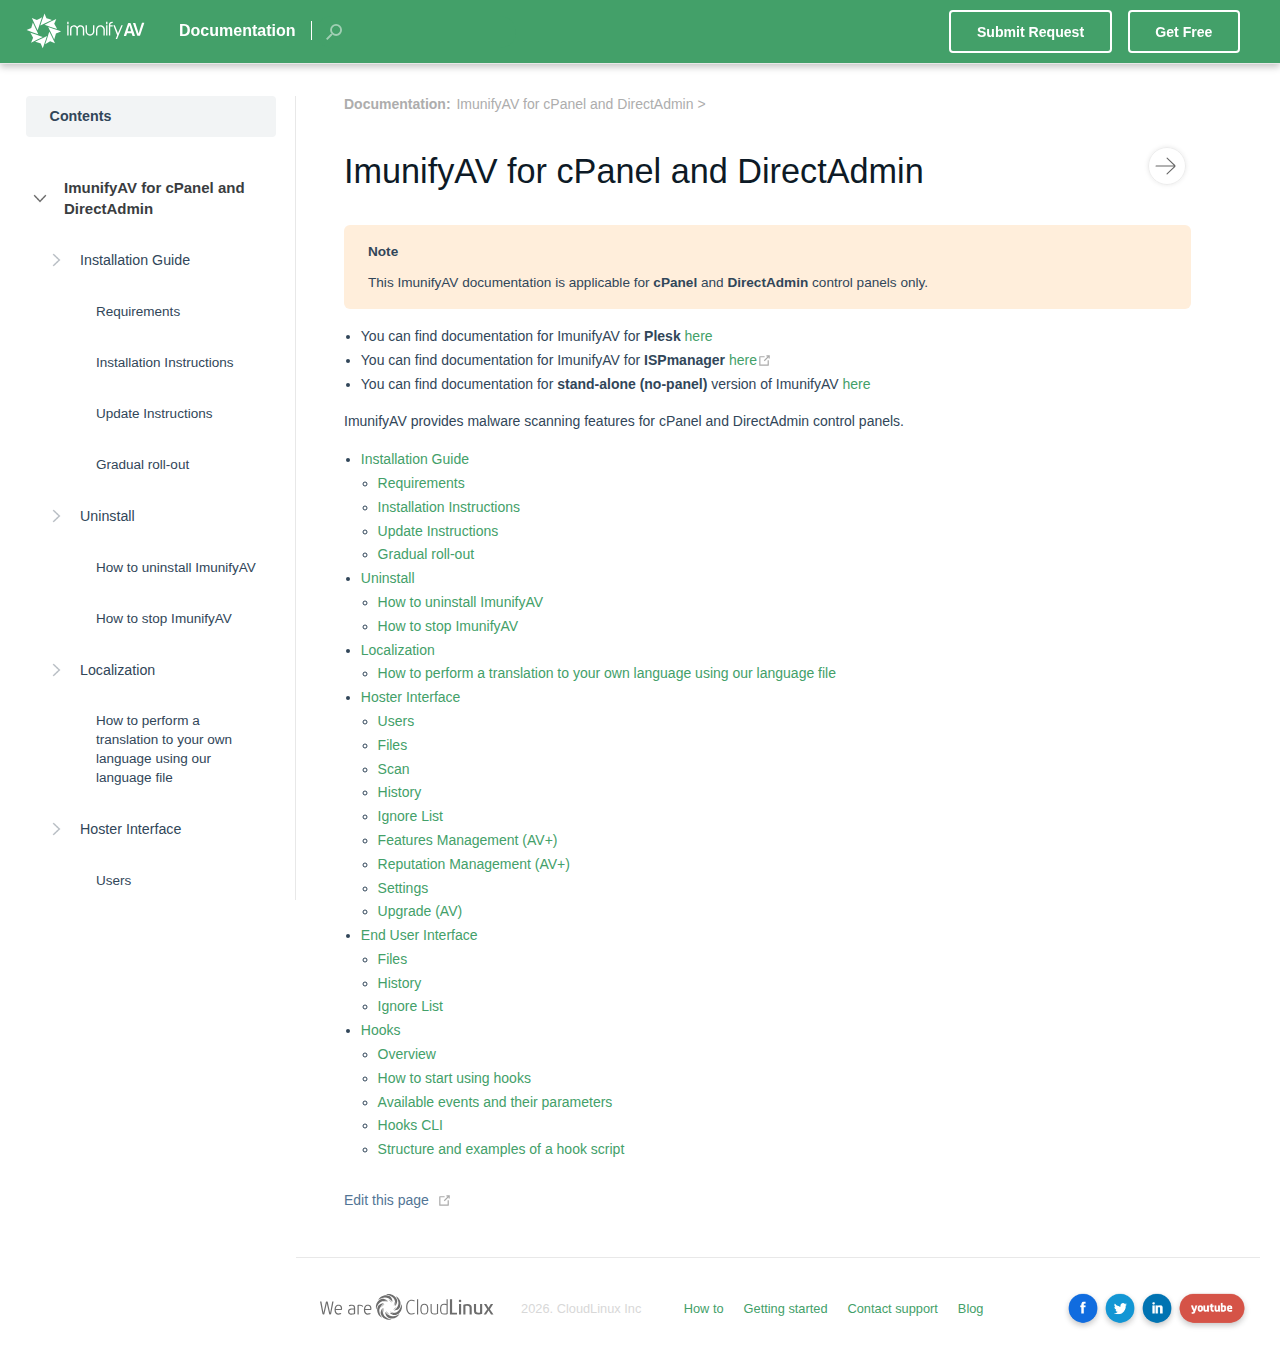
<file: imunifyav/index.html>
<!DOCTYPE html>
<html lang="en-US">
  <head>
    <meta charset="utf-8">
    <meta name="viewport" content="width=device-width,initial-scale=1">
    <title>ImunifyAV for cPanel and DirectAdmin | Documentation</title>
    <meta name="generator" content="VuePress 1.4.1">
    <link rel="icon" href="/favicon.ico">
    <meta name="description" content="::: tip Note
This ImunifyAV documentation is applicable for cPanel and DirectAdmin control panels only.
:::">
    <meta name="image" content="https://docs.imunifyav.com/images/avhosteruserstab_zoom70.png">
    <meta name="twitter:title" content="ImunifyAV for cPanel and DirectAdmin">
    <meta name="twitter:description" content="::: tip Note
This ImunifyAV documentation is applicable for cPanel and DirectAdmin control panels only.
:::">
    <meta name="twitter:card" content="summary_large_image">
    <meta name="twitter:image" content="https://docs.imunifyav.com/images/avhosteruserstab_zoom70.png">
    <meta name="twitter:url" content="https://docs.imunifyav.com/imunifyav/">
    <meta property="og:type" content="article">
    <meta property="og:title" content="ImunifyAV for cPanel and DirectAdmin">
    <meta property="og:description" content="::: tip Note
This ImunifyAV documentation is applicable for cPanel and DirectAdmin control panels only.
:::">
    <meta property="og:image" content="https://docs.imunifyav.com/images/avhosteruserstab_zoom70.png">
    <meta property="og:url" content="https://docs.imunifyav.com/imunifyav/">
    <meta property="og:site_name" content="ImunifyAV Documentation">
    <meta itemprop="name" content="ImunifyAV for cPanel and DirectAdmin">
    <meta itemprop="description" content="::: tip Note
This ImunifyAV documentation is applicable for cPanel and DirectAdmin control panels only.
:::">
    <meta itemprop="image" content="https://docs.imunifyav.com/images/avhosteruserstab_zoom70.png">
    <link rel="preload" href="/assets/css/0.styles.c9915334.css" as="style"><link rel="preload" href="/assets/js/app.c928e7d5.js" as="script"><link rel="preload" href="/assets/js/4.a8525a3f.js" as="script"><link rel="preload" href="/assets/js/1.617ab414.js" as="script"><link rel="preload" href="/assets/js/26.6ad82a30.js" as="script"><link rel="preload" href="/assets/js/19.aba410b3.js" as="script"><link rel="prefetch" href="/assets/js/10.74505444.js"><link rel="prefetch" href="/assets/js/11.0bbaf90d.js"><link rel="prefetch" href="/assets/js/12.52a69694.js"><link rel="prefetch" href="/assets/js/13.ec70c393.js"><link rel="prefetch" href="/assets/js/14.4d0ac389.js"><link rel="prefetch" href="/assets/js/15.c2c5fa34.js"><link rel="prefetch" href="/assets/js/16.785ad469.js"><link rel="prefetch" href="/assets/js/17.1a909581.js"><link rel="prefetch" href="/assets/js/18.97619647.js"><link rel="prefetch" href="/assets/js/20.07433b48.js"><link rel="prefetch" href="/assets/js/21.2c93ea93.js"><link rel="prefetch" href="/assets/js/22.3a5d533d.js"><link rel="prefetch" href="/assets/js/23.0e224b71.js"><link rel="prefetch" href="/assets/js/24.476417d0.js"><link rel="prefetch" href="/assets/js/25.9dc0ae1e.js"><link rel="prefetch" href="/assets/js/27.c7dadfe2.js"><link rel="prefetch" href="/assets/js/28.4f8b1536.js"><link rel="prefetch" href="/assets/js/29.b114d46e.js"><link rel="prefetch" href="/assets/js/30.70d0546b.js"><link rel="prefetch" href="/assets/js/5.60f2135f.js"><link rel="prefetch" href="/assets/js/6.6a8339de.js"><link rel="prefetch" href="/assets/js/7.f392399e.js"><link rel="prefetch" href="/assets/js/8.41381cc7.js"><link rel="prefetch" href="/assets/js/9.1f7dd040.js"><link rel="prefetch" href="/assets/js/vendors~docsearch.38015cce.js">
    <link rel="stylesheet" href="/assets/css/0.styles.c9915334.css">
  </head>
  <body>
    <div id="app" data-server-rendered="true"><div class="theme-container"><header class="navbar"><div class="sidebar-button"><svg xmlns="http://www.w3.org/2000/svg" aria-hidden="true" role="img" viewBox="0 0 448 512" class="icon"><path fill="currentColor" d="M436 124H12c-6.627 0-12-5.373-12-12V80c0-6.627 5.373-12 12-12h424c6.627 0 12 5.373 12 12v32c0 6.627-5.373 12-12 12zm0 160H12c-6.627 0-12-5.373-12-12v-32c0-6.627 5.373-12 12-12h424c6.627 0 12 5.373 12 12v32c0 6.627-5.373 12-12 12zm0 160H12c-6.627 0-12-5.373-12-12v-32c0-6.627 5.373-12 12-12h424c6.627 0 12 5.373 12 12v32c0 6.627-5.373 12-12 12z"></path></svg></div> <a href="/" class="home-link router-link-active"><img src="/logo.svg" alt="Documentation" class="logo"> <span class="site-name site-name--documentation can-hide">Documentation</span></a> <form id="search-form" class="algolia-search-wrapper search-box"><input id="algolia-search-input" class="search-query"></form> <div class="links" style="max-width:nullpx;"><a href="https://cloudlinux.zendesk.com/hc/en-us/requests/new" target="_blank" class="btn">
      Submit Request
    </a> <a href="https://www.imunify360.com/antivirus" target="_blank" class="btn">
      Get Free
    </a> <nav class="nav-links can-hide"></nav></div></header> <div class="sidebar-mask"></div> <div class="sidebar"><nav class="nav-links"></nav>  <ul class="sidebar-links"><li><div class="sidebar-group first"><div class="sidebar-heading open"><span>Contents</span> <!----></div> <ul class="sidebar-group-items"><li><div class="active collapsed sidebar-header sidebar-link"><div class="active"><a href="/imunifyav/" class="active sidebar-link">ImunifyAV for cPanel and DirectAdmin</a></div></div><ul class="sidebar-sub-headers"><li class="collapsible sidebar-sub-header"><div class="sidebar-link-container"><a href="/imunifyav/#installation-guide" class="sidebar-link">Installation Guide</a></div><ul class="sidebar-sub-headers"><li class="sidebar-sub-header"><div><a href="/imunifyav/#requirements" class="sidebar-link">Requirements</a></div></li><li class="sidebar-sub-header"><div><a href="/imunifyav/#installation-instructions" class="sidebar-link">Installation Instructions</a></div></li><li class="sidebar-sub-header"><div><a href="/imunifyav/#update-instructions" class="sidebar-link">Update Instructions</a></div></li><li class="sidebar-sub-header"><div><a href="/imunifyav/#gradual-roll-out" class="sidebar-link">Gradual roll-out</a></div></li></ul></li><li class="collapsible sidebar-sub-header"><div class="sidebar-link-container"><a href="/imunifyav/#uninstall" class="sidebar-link">Uninstall</a></div><ul class="sidebar-sub-headers"><li class="sidebar-sub-header"><div><a href="/imunifyav/#how-to-uninstall-imunifyav" class="sidebar-link">How to uninstall ImunifyAV</a></div></li><li class="sidebar-sub-header"><div><a href="/imunifyav/#how-to-stop-imunifyav" class="sidebar-link">How to stop ImunifyAV</a></div></li></ul></li><li class="collapsible sidebar-sub-header"><div class="sidebar-link-container"><a href="/imunifyav/#localization" class="sidebar-link">Localization</a></div><ul class="sidebar-sub-headers"><li class="sidebar-sub-header"><div><a href="/imunifyav/#how-to-perform-a-translation-to-your-own-language-using-our-language-file" class="sidebar-link">How to perform a translation to your own language using our language file</a></div></li></ul></li><li class="collapsible sidebar-sub-header"><div class="sidebar-link-container"><a href="/imunifyav/#hoster-interface" class="sidebar-link">Hoster Interface</a></div><ul class="sidebar-sub-headers"><li class="sidebar-sub-header"><div><a href="/imunifyav/#users" class="sidebar-link">Users</a></div></li><li class="sidebar-sub-header"><div><a href="/imunifyav/#files" class="sidebar-link">Files</a></div></li><li class="sidebar-sub-header"><div><a href="/imunifyav/#scan" class="sidebar-link">Scan</a></div></li><li class="sidebar-sub-header"><div><a href="/imunifyav/#history" class="sidebar-link">History</a></div></li><li class="sidebar-sub-header"><div><a href="/imunifyav/#ignore-list" class="sidebar-link">Ignore List</a></div></li><li class="sidebar-sub-header"><div><a href="/imunifyav/#features-management" class="sidebar-link">Features Management</a></div></li><li class="sidebar-sub-header"><div><a href="/imunifyav/#reputation-management" class="sidebar-link">Reputation Management</a></div></li><li class="sidebar-sub-header"><div><a href="/imunifyav/#settings" class="sidebar-link">Settings</a></div></li><li class="sidebar-sub-header"><div><a href="/imunifyav/#upgrade" class="sidebar-link">Upgrade</a></div></li></ul></li><li class="collapsible sidebar-sub-header"><div class="sidebar-link-container"><a href="/imunifyav/#end-user-interface" class="sidebar-link">End User Interface</a></div><ul class="sidebar-sub-headers"><li class="sidebar-sub-header"><div><a href="/imunifyav/#files-2" class="sidebar-link">Files</a></div></li><li class="sidebar-sub-header"><div><a href="/imunifyav/#history-2" class="sidebar-link">History</a></div></li><li class="sidebar-sub-header"><div><a href="/imunifyav/#ignore-list-2" class="sidebar-link">Ignore List</a></div></li></ul></li><li class="collapsible sidebar-sub-header"><div class="sidebar-link-container"><a href="/imunifyav/#hooks" class="sidebar-link">Hooks</a></div><ul class="sidebar-sub-headers"><li class="sidebar-sub-header"><div><a href="/imunifyav/#overview" class="sidebar-link">Overview</a></div></li><li class="sidebar-sub-header"><div><a href="/imunifyav/#how-to-start-using-hooks" class="sidebar-link">How to start using hooks</a></div></li><li class="sidebar-sub-header"><div><a href="/imunifyav/#available-events-and-their-parameters" class="sidebar-link">Available events and their parameters</a></div></li><li class="sidebar-sub-header"><div><a href="/imunifyav/#hooks-cli" class="sidebar-link">Hooks CLI</a></div></li><li class="sidebar-sub-header"><div><a href="/imunifyav/#structure-and-examples-of-a-hook-script" class="sidebar-link">Structure and examples of a hook script</a></div></li></ul></li></ul></li><li><div class="sidebar-header sidebar-link"><div><a href="/cli/" class="sidebar-link">Command-Line Interface</a></div></div><ul class="sidebar-sub-headers"><li class="collapsible sidebar-sub-header"><div><a href="/cli/#add-sudouser" class="sidebar-link">Add-sudouser</a></div></li><li class="collapsible sidebar-sub-header"><div><a href="/cli/#checkdb" class="sidebar-link">Checkdb</a></div></li><li class="collapsible sidebar-sub-header"><div><a href="/cli/#check-domains" class="sidebar-link">Check-domains</a></div></li><li class="collapsible sidebar-sub-header"><div><a href="/cli/#config-update" class="sidebar-link">Config update</a></div></li><li class="collapsible sidebar-sub-header"><div><a href="/cli/#delete-sudouser" class="sidebar-link">Delete-sudouser</a></div></li><li class="collapsible sidebar-sub-header"><div><a href="/cli/#doctor" class="sidebar-link">Doctor</a></div></li><li class="collapsible sidebar-sub-header"><div><a href="/cli/#infected-domains" class="sidebar-link">Infected-domains</a></div></li><li class="collapsible sidebar-sub-header"><div><a href="/cli/#feature-management" class="sidebar-link">Feature-management</a></div></li><li class="collapsible sidebar-sub-header"><div><a href="/cli/#hooks" class="sidebar-link">Hooks</a></div></li><li class="collapsible sidebar-sub-header"><div><a href="/cli/#malware" class="sidebar-link">Malware</a></div></li><li class="collapsible sidebar-sub-header"><div><a href="/cli/#notifications-config" class="sidebar-link">Notifications config</a></div></li><li class="collapsible sidebar-sub-header"><div><a href="/cli/#register" class="sidebar-link">Register</a></div></li><li class="collapsible sidebar-sub-header"><div><a href="/cli/#rstatus" class="sidebar-link">Rstatus</a></div></li><li class="collapsible sidebar-sub-header"><div><a href="/cli/#start" class="sidebar-link">Start</a></div></li><li class="collapsible sidebar-sub-header"><div><a href="/cli/#unregister" class="sidebar-link">Unregister</a></div></li><li class="collapsible sidebar-sub-header"><div><a href="/cli/#update" class="sidebar-link">Update</a></div></li><li class="collapsible sidebar-sub-header"><div><a href="/cli/#update-license" class="sidebar-link">Update-license</a></div></li><li class="collapsible sidebar-sub-header"><div><a href="/cli/#version" class="sidebar-link">Version</a></div></li><li class="collapsible sidebar-sub-header"><div><a href="/cli/#how-to-apply-changes-from-cli" class="sidebar-link">How to apply changes from CLI</a></div></li></ul></li><li><div class="sidebar-header sidebar-link"><div><a href="/config_file_description/" class="sidebar-link">Config File Description</a></div></div><ul class="sidebar-sub-headers"></ul></li><li><div><a href="/stand_alone_mode/" class="sidebar-link">Stand-alone version of ImunifyAV+</a></div></li><li><div class="sidebar-header sidebar-link"><div><a href="/imunifyav_for_plesk/" class="sidebar-link">ImunifyAV(+) for Plesk</a></div></div><ul class="sidebar-sub-headers"><li class="collapsible sidebar-sub-header"><div class="sidebar-link-container"><a href="/imunifyav_for_plesk/#general-overview" class="sidebar-link">General overview</a></div><ul class="sidebar-sub-headers"><li class="sidebar-sub-header"><div><a href="/imunifyav_for_plesk/#key-features" class="sidebar-link">Key features</a></div></li><li class="sidebar-sub-header"><div><a href="/imunifyav_for_plesk/#editions-available" class="sidebar-link">Editions available</a></div></li><li class="sidebar-sub-header"><div><a href="/imunifyav_for_plesk/#comparison-table" class="sidebar-link">Comparison table</a></div></li></ul></li><li class="collapsible sidebar-sub-header"><div class="sidebar-link-container"><a href="/imunifyav_for_plesk/#quick-introduction-for-server-admins" class="sidebar-link">Quick introduction for server admins</a></div><ul class="sidebar-sub-headers"><li class="sidebar-sub-header"><div><a href="/imunifyav_for_plesk/#premium-imunifyav-version-and-automatic-malware-cleanup" class="sidebar-link">Premium (ImunifyAV+) version and automatic malware cleanup</a></div></li><li class="sidebar-sub-header"><div><a href="/imunifyav_for_plesk/#video" class="sidebar-link">Video</a></div></li></ul></li><li class="collapsible sidebar-sub-header"><div><a href="/imunifyav_for_plesk/#quick-introduction-for-users" class="sidebar-link">Quick introduction for users</a></div></li><li class="collapsible sidebar-sub-header"><div class="sidebar-link-container"><a href="/imunifyav_for_plesk/#explanations" class="sidebar-link">Explanations</a></div><ul class="sidebar-sub-headers"><li class="sidebar-sub-header"><div><a href="/imunifyav_for_plesk/#explaining-the-domain-tab" class="sidebar-link">Explaining the Domain tab</a></div></li><li class="sidebar-sub-header"><div><a href="/imunifyav_for_plesk/#explaining-the-settings-tab" class="sidebar-link">Explaining the Settings tab</a></div></li><li class="sidebar-sub-header"><div><a href="/imunifyav_for_plesk/#how-to-activate-a-license-key-for-paid-versions" class="sidebar-link">How to activate a license key (for paid versions)</a></div></li><li class="sidebar-sub-header"><div><a href="/imunifyav_for_plesk/#how-the-antivirus-removes-malware" class="sidebar-link">How the Antivirus removes malware</a></div></li></ul></li><li class="collapsible sidebar-sub-header"><div class="sidebar-link-container"><a href="/imunifyav_for_plesk/#faq" class="sidebar-link">FAQ</a></div><ul class="sidebar-sub-headers"><li class="sidebar-sub-header"><div><a href="/imunifyav_for_plesk/#does-imunifyav-protect-websites" class="sidebar-link">Does ImunifyAV protect websites?</a></div></li><li class="sidebar-sub-header"><div><a href="/imunifyav_for_plesk/#my-websites-are-clean-what-to-do-next" class="sidebar-link">My websites are clean, what to do next?</a></div></li><li class="sidebar-sub-header"><div><a href="/imunifyav_for_plesk/#my-websites-are-infected-what-to-do-next" class="sidebar-link">My websites are infected, what to do next?</a></div></li><li class="sidebar-sub-header"><div><a href="/imunifyav_for_plesk/#what-to-do-when-antivirus-has-detected-malware-in-the-legitimate-file" class="sidebar-link">What to do when antivirus has detected malware in the legitimate file?</a></div></li><li class="sidebar-sub-header"><div><a href="/imunifyav_for_plesk/#how-to-speed-up-the-antivirus" class="sidebar-link">How to speed up the Antivirus?</a></div></li><li class="sidebar-sub-header"><div><a href="/imunifyav_for_plesk/#how-to-update-the-antivirus" class="sidebar-link">How to update the Antivirus?</a></div></li><li class="sidebar-sub-header"><div><a href="/imunifyav_for_plesk/#what-if-the-antivirus-has-not-detected-some-malicious-files" class="sidebar-link">What if the Antivirus has not detected some malicious files?</a></div></li><li class="sidebar-sub-header"><div><a href="/imunifyav_for_plesk/#where-can-i-find-the-imunifyav-log-file-on-plesk" class="sidebar-link">Where can I find the ImunifyAV log file on Plesk?</a></div></li><li class="sidebar-sub-header"><div><a href="/imunifyav_for_plesk/#dashboard-says-scan-failed-with-no-related-error-message" class="sidebar-link">Dashboard says &quot;scan failed&quot; with no related error message</a></div></li></ul></li><li class="collapsible sidebar-sub-header"><div class="sidebar-link-container"><a href="/imunifyav_for_plesk/#troubleshooting" class="sidebar-link">Troubleshooting</a></div><ul class="sidebar-sub-headers"><li class="sidebar-sub-header"><div><a href="/imunifyav_for_plesk/#i-payed-for-the-extension-but-it-is-not-yet-premium" class="sidebar-link">I payed for the extension, but it is not yet Premium</a></div></li><li class="sidebar-sub-header"><div><a href="/imunifyav_for_plesk/#i-click-the-scan-button-but-it-doesn-t-start-scanning" class="sidebar-link">I click the Scan button, but it doesn’t start scanning</a></div></li><li class="sidebar-sub-header"><div><a href="/imunifyav_for_plesk/#the-antivirus-doesn-t-cleanup-some-of-malicious-files" class="sidebar-link">The Antivirus doesn’t cleanup some of malicious files</a></div></li><li class="sidebar-sub-header"><div><a href="/imunifyav_for_plesk/#i-scheduled-re-scanning-for-today-but-it-does-not-start-at-specified-time" class="sidebar-link">I scheduled re-scanning for today but it does not start at specified time</a></div></li><li class="sidebar-sub-header"><div><a href="/imunifyav_for_plesk/#when-i-click-the-scan-all-button-the-websites-start-scanning-in-random-order" class="sidebar-link">When I click the Scan All button the websites start scanning in random order</a></div></li><li class="sidebar-sub-header"><div><a href="/imunifyav_for_plesk/#when-i-click-scan-or-clean-it-fails" class="sidebar-link">When I click Scan or Clean it fails</a></div></li><li class="sidebar-sub-header"><div><a href="/imunifyav_for_plesk/#problem-with-websites-cleanup" class="sidebar-link">Problem with websites cleanup</a></div></li></ul></li><li class="collapsible sidebar-sub-header"><div><a href="/imunifyav_for_plesk/#removing-imunifyav-for-plesk" class="sidebar-link">Removing ImunifyAV for Plesk</a></div></li><li class="collapsible sidebar-sub-header"><div class="sidebar-link-container"><a href="/imunifyav_for_plesk/#extension-diagnostics" class="sidebar-link">Extension diagnostics</a></div><ul class="sidebar-sub-headers"><li class="sidebar-sub-header"><div><a href="/imunifyav_for_plesk/#how-to-collect-plesk-debug-log" class="sidebar-link">How to collect Plesk debug log</a></div></li></ul></li></ul></li><li><div><a href="/imunifyav_for_ispmanager/" class="sidebar-link">ImunifyAV/ImunifyAV+ for ISPmanager</a></div></li><li><div class="sidebar-header sidebar-link"><div><a href="/faq_and_known_issues/" class="sidebar-link">FAQ and Known Issues</a></div></div><ul class="sidebar-sub-headers"></ul></li></ul></div></li></ul> </div> <div class="page"> <div class="breadcrumb-wrapper page-breadcrumb" data-v-5e0e0acf><span class="breadcrumb-title" data-v-5e0e0acf>Documentation:</span> <a href="/imunifyav/" class="breadcrumb router-link-exact-active router-link-active" data-v-5e0e0acf>
    ImunifyAV for cPanel and DirectAdmin
  </a></div> <div class="page-nav-wrapper"><div class="page-nav"><!----> <a href="/cli/" class="nav-arrow right"></a></div></div> <div class="content content__default"><h1 id="imunifyav-for-cpanel-and-directadmin"><a href="#imunifyav-for-cpanel-and-directadmin" aria-hidden="true" class="header-anchor">#</a> ImunifyAV for cPanel and DirectAdmin</h1> <div class="tip custom-block"><p class="custom-block-title">Note</p><p>This ImunifyAV documentation is applicable for <strong>cPanel</strong> and <strong>DirectAdmin</strong> control panels only.</p></div><ul><li>You can find documentation for ImunifyAV for <strong>Plesk</strong> <a href="/imunifyav_for_plesk/">here</a></li> <li>You can find documentation for ImunifyAV for <strong>ISPmanager</strong> <a href="https://docs.ispsystem.com/ispmanager-lite/integrations/integration-with-imunifyav" target="_blank" rel="noopener noreferrer">here<svg xmlns="http://www.w3.org/2000/svg" aria-hidden="true" x="0px" y="0px" viewBox="0 0 100 100" width="15" height="15" class="icon outbound"><path fill="currentColor" d="M18.8,85.1h56l0,0c2.2,0,4-1.8,4-4v-32h-8v28h-48v-48h28v-8h-32l0,0c-2.2,0-4,1.8-4,4v56C14.8,83.3,16.6,85.1,18.8,85.1z"></path> <polygon fill="currentColor" points="45.7,48.7 51.3,54.3 77.2,28.5 77.2,37.2 85.2,37.2 85.2,14.9 62.8,14.9 62.8,22.9 71.5,22.9"></polygon></svg></a></li> <li>You can find documentation for <strong>stand-alone (no-panel)</strong> version of ImunifyAV <a href="/stand_alone_mode/">here</a></li></ul> <p>ImunifyAV provides malware scanning features for cPanel and DirectAdmin control panels.</p> <ul><li><a href="/imunifyav/#installation-guide">Installation Guide</a> <ul><li><a href="/imunifyav/#requirements">Requirements</a></li> <li><a href="/imunifyav/#installation-instructions">Installation Instructions</a></li> <li><a href="/imunifyav/#update-instructions">Update Instructions</a></li> <li><a href="/imunifyav/#gradual-roll-out">Gradual roll-out</a></li></ul></li> <li><a href="/imunifyav/#uninstall">Uninstall</a> <ul><li><a href="/imunifyav/#how-to-uninstall-imunifyav">How to uninstall ImunifyAV</a></li> <li><a href="/imunifyav/#how-to-stop-imunifyav">How to stop ImunifyAV</a></li></ul></li> <li><a href="/imunifyav/#localization">Localization</a> <ul><li><a href="/imunifyav/#how-to-perform-a-translation-to-your-own-language-using-our-language-file">How to perform a translation to your own language using our language file</a></li></ul></li> <li><a href="/imunifyav/#hoster-interface">Hoster Interface</a> <ul><li><a href="/imunifyav/#users">Users</a></li> <li><a href="/imunifyav/#files">Files</a></li> <li><a href="/imunifyav/#scan">Scan</a></li> <li><a href="/imunifyav/#history">History</a></li> <li><a href="/imunifyav/#ignore-list">Ignore List</a></li> <li><a href="/imunifyav/#features-management">Features Management (AV+)</a></li> <li><a href="/imunifyav/#reputation-management">Reputation Management (AV+)</a></li> <li><a href="/imunifyav/#settings">Settings</a></li> <li><a href="/imunifyav/#upgrade">Upgrade (AV)</a></li></ul></li> <li><a href="/imunifyav/#end-user-interface">End User Interface</a> <ul><li><a href="/imunifyav/#files-2">Files</a></li> <li><a href="/imunifyav/#history-2">History</a></li> <li><a href="/imunifyav/#ignore-list-2">Ignore List</a></li></ul></li> <li><a href="/imunifyav/#hooks">Hooks</a> <ul><li><a href="/imunifyav/#overview">Overview</a></li> <li><a href="/imunifyav/#how-to-start-using-hooks">How to start using hooks</a></li> <li><a href="/imunifyav/#available-events-and-their-parameters">Available events and their parameters</a></li> <li><a href="/imunifyav/#hooks-cli">Hooks CLI</a></li> <li><a href="/imunifyav/#structure-and-examples-of-a-hook-script">Structure and examples of a hook script</a></li></ul></li></ul> <h2 id="installation-guide"><a href="#installation-guide" aria-hidden="true" class="header-anchor">#</a> Installation Guide</h2> <h3 id="requirements"><a href="#requirements" aria-hidden="true" class="header-anchor">#</a> Requirements</h3> <p><strong>Operating systems</strong></p> <ul><li>CentOS/RHEL 6 and 7</li> <li>CloudLinux OS 6 and 7</li> <li>Ubuntu 16.04 (LTS only) and 18.04 in <a href="/stand_alone_mode/">stand-alone mode</a></li> <li>CentOS 8 with Plesk</li> <li>CentOS 8 with DirectAdmin</li> <li>CentOS 8 in <a href="/stand_alone_mode/">stand-alone mode</a></li> <li>CloudLinux OS 8 with DirectAdmin</li> <li>CloudLinux OS 8 in <a href="/stand_alone_mode/">stand-alone mode</a></li></ul> <p><strong>Virtualization</strong></p> <ul><li>OpenVZ - Works for Virtuozzo 7</li></ul> <p><strong>Hardware</strong></p> <ul><li>RAM: 512 Mb</li> <li>HDD: 20 Gb available disk space</li></ul> <p><strong>Supported hosting panels</strong></p> <ul><li>cPanel</li> <li>DirectAdmin (Ubuntu support is coming soon)</li> <li><a href="/stand_alone_mode/">No hosting panel systems</a></li></ul> <p><strong>Required browsers</strong></p> <ul><li>Safari version 9.1 or later</li> <li>Chrome version 39 or later</li> <li>Firefox version 28 or later</li> <li>Edge version 17 or later</li> <li>Internet Explorer version 11 or later</li></ul> <h3 id="installation-instructions"><a href="#installation-instructions" aria-hidden="true" class="header-anchor">#</a> Installation Instructions</h3> <div class="warning custom-block"><p class="custom-block-title">Warning</p><p>On DirectAdmin, Imunify UI requires the <code>proc_open</code> PHP function to be enabled. If you are unable to open the Imunify UI, you might see a related message in the <code>errror.log</code> of the web-server. If so, please remove it from the <code>disable_functions</code> list in <code>php.ini</code>.</p></div><p>To install ImunifyAV proceed the following steps:</p> <ol><li><p>Log in with root privileges to the server where ImunifyAV should be installed.</p></li> <li><p>Go to your home directory and run the commands:</p></li></ol> <div class="language- extra-class"><pre class="language-text"><code>wget https://repo.imunify360.cloudlinux.com/defence360/imav-deploy.sh
bash imav-deploy.sh
</code></pre></div><p>To install ImunifyAV beta version add argument <code>--beta</code>. For example:</p> <div class="language- extra-class"><pre class="language-text"><code>bash imav-deploy.sh --beta
</code></pre></div><p>If you already have <strong>ImunifyAV+</strong> license key you can use it during installation:</p> <div class="language- extra-class"><pre class="language-text"><code>wget https://repo.imunify360.cloudlinux.com/defence360/imav-deploy.sh
bash imav-deploy.sh --key YOUR_KEY
</code></pre></div><p>where <code>YOUR_KEY</code> is your license key. Replace <code>YOUR_KEY</code> with the actual key purchased at <a href="https://www.imunify360.com/" target="_blank" rel="noopener noreferrer">https://www.imunify360.com/<svg xmlns="http://www.w3.org/2000/svg" aria-hidden="true" x="0px" y="0px" viewBox="0 0 100 100" width="15" height="15" class="icon outbound"><path fill="currentColor" d="M18.8,85.1h56l0,0c2.2,0,4-1.8,4-4v-32h-8v28h-48v-48h28v-8h-32l0,0c-2.2,0-4,1.8-4,4v56C14.8,83.3,16.6,85.1,18.8,85.1z"></path> <polygon fill="currentColor" points="45.7,48.7 51.3,54.3 77.2,28.5 77.2,37.2 85.2,37.2 85.2,14.9 62.8,14.9 62.8,22.9 71.5,22.9"></polygon></svg></a>.</p> <p>If you have an IP-based license for <strong>ImunifyAV+</strong>, use IPL as license key:</p> <div class="language- extra-class"><pre class="language-text"><code>wget https://repo.imunify360.cloudlinux.com/defence360/imav-deploy.sh
bash imav-deploy.sh --key IPL
</code></pre></div><p>To view available options for installation script run:</p> <div class="language- extra-class"><pre class="language-text"><code>bash imav-deploy.sh -h
</code></pre></div><p>In a case of registration key is passed later, then you can register an activation key via the <code>imunify-antivirus</code> command:</p> <div class="language- extra-class"><pre class="language-text"><code>imunify-antivirus register YOUR_KEY
</code></pre></div><p>Where <code>YOUR_KEY</code> is your activation key or IPL in case of IP-based license.</p> <h3 id="update-instructions"><a href="#update-instructions" aria-hidden="true" class="header-anchor">#</a> Update Instructions</h3> <p>To upgrade ImunifyAV run the command:</p> <div class="language- extra-class"><pre class="language-text"><code>yum update imunify-antivirus
</code></pre></div><p>To update ImunifyAV beta version run the command:</p> <div class="language- extra-class"><pre class="language-text"><code>yum update imunify-antivirus --enablerepo=imunify360-testing
</code></pre></div><p>To update ImunifyAV on Ubuntu run the command:</p> <div class="language- extra-class"><pre class="language-text"><code>apt-get update
apt-get install --only-upgrade imunify-antivirus
</code></pre></div><p>To update ImunifyAV beta on Ubuntu 16.04 LTS run the command:</p> <div class="language- extra-class"><pre class="language-text"><code>echo 'deb https://repo.imunify360.cloudlinux.com/imunify360/ubuntu-testing/16.04/ xenial main'  &gt; /etc/apt/sources.list.d/imunify360-testing.list
apt-get update
apt-get install --only-upgrade imunify-antivirus
</code></pre></div><p>To update ImunifyAV beta on Ubuntu 18.04 run the command:</p> <div class="language- extra-class"><pre class="language-text"><code>echo 'deb https://repo.imunify360.cloudlinux.com/imunify360/ubuntu-testing/18.04/ bionic main'  &gt; /etc/apt/sources.list.d/imunify360-testing.list
apt-get update
apt-get install --only-upgrade imunify-antivirus
</code></pre></div><p>If you do not want to receive updates from beta, remove beta repository:</p> <div class="language- extra-class"><pre class="language-text"><code>rm /etc/apt/sources.list.d/imunify360-testing.list
apt-get update
</code></pre></div><h3 id="gradual-roll-out"><a href="#gradual-roll-out" aria-hidden="true" class="header-anchor">#</a> Gradual roll-out</h3> <p>New stable ImunifyAV versions are scheduled for the gradual roll-out from our production repository and are available for all customers in about two weeks or less from the release.</p> <p>If you do not want to wait for the gradual roll-out, you can update ImunifyAV to the latest version by running the following commands:</p> <div class="notranslate"><div class="language- extra-class"><pre class="language-text"><code>wget https://repo.imunify360.cloudlinux.com/defence360/imunify-force-update.sh
bash imunify-force-update.sh
</code></pre></div></div> <h2 id="uninstall"><a href="#uninstall" aria-hidden="true" class="header-anchor">#</a> Uninstall</h2> <h3 id="how-to-uninstall-imunifyav"><a href="#how-to-uninstall-imunifyav" aria-hidden="true" class="header-anchor">#</a> How to uninstall ImunifyAV</h3> <p>To uninstall ImunifyAV, run the command:</p> <div class="language- extra-class"><pre class="language-text"><code>bash imav-deploy.sh --uninstall
</code></pre></div><p>If you have already removed <code>imav-deploy.sh</code> then download it by running:</p> <div class="language- extra-class"><pre class="language-text"><code>wget https://repo.imunify360.cloudlinux.com/defence360/imav-deploy.sh
</code></pre></div><p>And proceed to the directory with the script.</p> <h3 id="how-to-stop-imunifyav"><a href="#how-to-stop-imunifyav" aria-hidden="true" class="header-anchor">#</a> How to stop ImunifyAV</h3> <p>For CentOS/CloudLinux OS 6, run the following command:</p> <div class="notranslate"><div class="language- extra-class"><pre class="language-text"><code>service imunify-antivirus stop
</code></pre></div></div> <p>For all other operating systems, run the following command:</p> <div class="notranslate"><div class="language- extra-class"><pre class="language-text"><code>systemctl stop imunify-antivirus
</code></pre></div></div> <h2 id="localization"><a href="#localization" aria-hidden="true" class="header-anchor">#</a> Localization</h2> <p>ImunifyAV supports the following languages in addition to default (en-US):</p> <ul><li>de-DE</li> <li>es-ES</li> <li>fr-FR</li> <li>ja-JP</li> <li>it-IT</li> <li>tr-TR</li> <li>nl-NL</li> <li>ru-RU</li> <li>pt-BR</li> <li>zh-CN</li></ul> <h3 id="how-to-perform-a-translation-to-your-own-language-using-our-language-file"><a href="#how-to-perform-a-translation-to-your-own-language-using-our-language-file" aria-hidden="true" class="header-anchor">#</a> How to perform a translation to your own language using our language file</h3> <ul><li><p>Contact ImunifyAV support to request the latest language file.</p></li> <li><p>The file is actually in JSON format, which values are the translation.</p></li> <li><p>We use this syntax to translate plurals and other dynamic content:
<a href="https://messageformat.github.io/messageformat/page-guide" target="_blank" rel="noopener noreferrer">https://messageformat.github.io/messageformat/page-guide<svg xmlns="http://www.w3.org/2000/svg" aria-hidden="true" x="0px" y="0px" viewBox="0 0 100 100" width="15" height="15" class="icon outbound"><path fill="currentColor" d="M18.8,85.1h56l0,0c2.2,0,4-1.8,4-4v-32h-8v28h-48v-48h28v-8h-32l0,0c-2.2,0-4,1.8-4,4v56C14.8,83.3,16.6,85.1,18.8,85.1z"></path> <polygon fill="currentColor" points="45.7,48.7 51.3,54.3 77.2,28.5 77.2,37.2 85.2,37.2 85.2,14.9 62.8,14.9 62.8,22.9 71.5,22.9"></polygon></svg></a></p> <p>Note, that you can use it to provide translation for each plural case in your language:
<a href="http://www.unicode.org/cldr/charts/latest/supplemental/language_plural_rules.html" target="_blank" rel="noopener noreferrer">http://www.unicode.org/cldr/charts/latest/supplemental/language_plural_rules.html<svg xmlns="http://www.w3.org/2000/svg" aria-hidden="true" x="0px" y="0px" viewBox="0 0 100 100" width="15" height="15" class="icon outbound"><path fill="currentColor" d="M18.8,85.1h56l0,0c2.2,0,4-1.8,4-4v-32h-8v28h-48v-48h28v-8h-32l0,0c-2.2,0-4,1.8-4,4v56C14.8,83.3,16.6,85.1,18.8,85.1z"></path> <polygon fill="currentColor" points="45.7,48.7 51.3,54.3 77.2,28.5 77.2,37.2 85.2,37.2 85.2,14.9 62.8,14.9 62.8,22.9 71.5,22.9"></polygon></svg></a></p></li> <li><p>You can use this tool to simplify the process: <a href="https://translation-manager-86c3d.firebaseapp.com/" target="_blank" rel="noopener noreferrer">https://translation-manager-86c3d.firebaseapp.com/<svg xmlns="http://www.w3.org/2000/svg" aria-hidden="true" x="0px" y="0px" viewBox="0 0 100 100" width="15" height="15" class="icon outbound"><path fill="currentColor" d="M18.8,85.1h56l0,0c2.2,0,4-1.8,4-4v-32h-8v28h-48v-48h28v-8h-32l0,0c-2.2,0-4,1.8-4,4v56C14.8,83.3,16.6,85.1,18.8,85.1z"></path> <polygon fill="currentColor" points="45.7,48.7 51.3,54.3 77.2,28.5 77.2,37.2 85.2,37.2 85.2,14.9 62.8,14.9 62.8,22.9 71.5,22.9"></polygon></svg></a></p></li> <li><p>Send the translated version to us and we will gladly include it in one of the nearest releases of ImunifyAV.</p></li></ul> <h2 id="hoster-interface"><a href="#hoster-interface" aria-hidden="true" class="header-anchor">#</a> Hoster Interface</h2> <p>Click <em>ImunifyAV</em> in the main menu. There are following tabs in ImunifyAV hoster interface:</p> <ul><li><a href="/imunifyav/#users">Users</a></li> <li><a href="/imunifyav/#files">Files</a></li> <li><a href="/imunifyav/#scan">Scan</a></li> <li><a href="/imunifyav/#history">History</a></li> <li><a href="/imunifyav/#ignore-list">Ignore List</a></li> <li><a href="/imunifyav/#features-management">Features Management</a></li> <li><a href="/imunifyav/#settings">Settings</a></li> <li><a href="/imunifyav/#upgrade">Upgrade</a></li></ul> <h3 id="users"><a href="#users" aria-hidden="true" class="header-anchor">#</a> Users</h3> <p>Go to ImunifyAV → Users tab. Here, there is a table with a list of users on the server, except users with root privileges.</p> <table><thead><tr><th style="text-align:center;"><img src="/images/avhosteruserstab_zoom70.png" alt="ImunifyAV → Users tab"></th></tr></thead> <tbody><tr><td style="text-align:center;"><em>ImunifyAV → Users tab</em></td></tr></tbody></table> <p>The table has the following columns:</p> <ul><li><strong>User name</strong> — displays a user name.</li> <li><strong>Home directory</strong> — a path to a user home directory starting from the root.</li> <li><strong>Infection status</strong> — a current status depending on the last action made:
<ul><li><strong>On-Demand scanning</strong> — scanning is in progress.</li> <li><strong>Cleaning up</strong> — user's files are now cleaning up.</li> <li><strong>Number of threats</strong> — a number of infected files detected after scanning. Click to go to the <em>Files</em> tab where you can see all malicious files.</li> <li><strong>No malware found</strong> — no malware was found during scanning.</li> <li><strong>Malware cleaned</strong> – click a link to go to the <em>History</em> tab and see details.</li></ul></li> <li><strong>Actions</strong>:
<ul><li><strong>Scan for malware</strong> — click <em>Scan</em> icon to start scanning files for a particular user.</li> <li><strong>View report</strong> — click <em>View Report</em> icon to go to the <em>Files</em> tab and display the results of the last scan.</li> <li><strong>Cleanup<sup>AV+</sup></strong> — click <em>Cleanup</em> to start cleaning up infected files for a user.</li> <li><strong>Restore original<sup>AV+</sup></strong> — click <em>Restore original</em> to restore the original file after cleaning up if a backup is available. To perform a bulk action, tick required users and click the corresponding button above the table.</li></ul></li></ul> <div class="tip custom-block"><p class="custom-block-title">Note</p><p>Cleaning up all files of all users and scanning all files is available in ImunifyAV+. To upgrade to ImunifyAV+, click <strong>Upgrade to ImunifyAV+</strong> , you will be redirected to the <a href="/imunifyav/#upgrade">ImunifyAV+ upgrade</a> page. Or click <em>Cleanup all</em> button, you will be redirected to the <a href="/imunifyav/#upgrade">ImunifyAV+ upgrade</a> page.</p></div><p>The badge in the <em>History</em> tab shows the number of missed events in the Malware Scanner’s History.</p> <p>The following filters are available:</p> <p><strong>Items per page displayed</strong> — click the number at the table bottom.</p> <p>The table can be sorted by <em>User name</em> and <em>Infection status</em> (by the date of the last action).</p> <h3 id="files"><a href="#files" aria-hidden="true" class="header-anchor">#</a> Files</h3> <p>Go to ImunifyAV → Files tab. Here, there is a table with a list of infected files within all domains and user accounts.</p> <table><thead><tr><th style="text-align:center;"><img src="/images/avhosterfiles_zoom70.png" alt="ImunifyAV → Files tab"></th></tr></thead> <tbody><tr><td style="text-align:center;"><em>ImunifyAV → Files tab</em></td></tr></tbody></table> <p>The table has the following columns:</p> <ul><li><strong>Scan date</strong> — displays the exact time the scanning process has started.</li> <li><strong>Username</strong> — displays a file owner name.</li> <li><strong>File</strong> — a path where a file is located starting with root</li> <li><strong>Reason</strong> — describes the signature which was detected during the scanning process. Names in this column depend on the signature vendor. You can derive some information from the signature ID itself. <code>SMW-SA-05155-wshll</code> – in this Signature ID:
<ul><li>The first section can be either <code>SMW</code> or <code>CMW</code>. <code>SMW</code> stands for Server Malware and <code>CMW</code> stands for Client Malware</li> <li>The second section of ID can be either <code>INJ</code> or <code>SA</code>. <code>INJ</code> stands for Injection (means Malware is Injected to some legitimate file) and <code>SA</code> stands for StandAlone (means File is Completely Malicious)</li> <li>The third section is <code>05155</code>. This is simply an identification number for the signature.</li> <li>The fourth section <code>wshll/mlw.wp/etc</code> explains the category and class of malware identified. Here, <code>wshll</code> stands for web shell (<code>mlw</code> stands for malware).</li> <li>The fifth section is <code>0</code>, which provides the version number of the signature.</li></ul></li> <li><strong>Status</strong> — displays the file status:
<ul><li><strong>Infected</strong> — threat was detected after scanning. If a file was not cleaned after cleanup, the info icon is displayed. Hover mouse over info icon to display the reason.</li> <li><strong>Cleaned</strong> —  infected file is cleaned up.</li> <li><strong>Content removed</strong> — a file content was removed after cleanup.</li> <li><strong>Cleanup queued<sup>AV+</sup></strong> — infected file is queued for cleanup.
Actions:</li></ul></li> <li><strong>Add to Ignore List</strong> — add file to the Ignore List and remove it from the Malicious files list. Note that if a file is added to the Ignore List, ImunifyAV will no longer scan this file.</li> <li><strong>Delete permanently</strong> — remove the file from the server and from the list of Malicious files.</li> <li><strong>View file</strong> — click <em>eye</em> icon in the file line and the file content will be displayed in the pop-up. Only the first 100Kb of the file content will be shown in case if a file has bigger size.</li> <li><strong>Restore original</strong> — restore an initial infected file.</li> <li><strong>Cleanup file<sup>AV+</sup></strong> — click <em>Clean up</em> to clean up all infected files within the account.</li></ul> <p>To perform a bulk action, tick required users and click the corresponding button above the table.</p> <div class="tip custom-block"><p class="custom-block-title">Note</p><p>Cleaning up all files of all users is available in the ImunifyAV+. To upgrade to the ImunifyAV+, click <strong>Upgrade to ImunifyAV+</strong>, you will be redirected to <a href="/imunifyav/#upgrade">ImunifyAV+ upgrade</a> page. Or click <em>Cleanup all</em> button, you will be redirected to the <a href="/imunifyav/#upgrade">ImunifyAV+ upgrade</a> page.</p></div><p>The following filters are available:</p> <ul><li><strong>Scan date</strong> — displays the results filtered by chosen period or date.</li> <li><strong>Result</strong> — displays the results filtered by chosen status.</li> <li><strong>Total files</strong> – displays the results with descending/ascending filtering.</li> <li><strong>Items per page displayed</strong> — click the number at the table bottom.</li></ul> <p>The table can be sorted by detection date (detected), user name, file path (file), reason, and status.</p> <h3 id="scan"><a href="#scan" aria-hidden="true" class="header-anchor">#</a> Scan</h3> <p>Malware scanner allows users to scan a specific directory or file for malware. Go to ImunifyAV → Scan tab. Then proceed the following steps:</p> <ol><li>Type a folder name to scan in the <em>Folder to scan</em> field. Start typing with the slash <code>/</code>.
It is possible to use <em>Advanced</em> settings:</li></ol> <ul><li><strong>Filename mask</strong> allows to set file type for scanning (for example, <code>*.php</code> - all the files with the extension php). The default setting is <code>*</code> which means all files without restriction.</li> <li><strong>Ignore mask</strong> allows to set file type to ignore (for example, <code>*.html</code> will ignore all files with the extension html).</li> <li><span class="notranslate"><strong>CPU consumption</strong></span>. Defines the CPU consumption for scanning without decreasing efficiency: from <span class="notranslate">Low</span> to <span class="notranslate">High</span>.</li> <li><span class="notranslate"><strong>I/O consumption</strong></span>. Defines the I/O consumption for scanning without decreasing efficiency: from <span class="notranslate">Low</span> to <span class="notranslate">High</span>.</li> <li><span class="notranslate"><strong>Follow symlinks</strong></span>. Follow all symlinks within the folder to scan.</li></ul> <div class="tip custom-block"><p class="custom-block-title">Note</p><p>If ImunifyAV is running on CloudLinux OS, LVE is used to manage scan intensity. If it is running on other operating systems, “nice” is used to control CPU and “ionice” is used when the I/O scheduler is CFQ.</p></div><ol start="2"><li>Click <em>Start</em>.</li></ol> <table><thead><tr><th style="text-align:center;"><img src="/images/malware_scanner_4_7.png" alt=""></th></tr></thead> <tbody><tr><td style="text-align:center;"><em>ImunifyAV → Scan tab</em></td></tr></tbody></table> <p>At the top right corner scanning progress and status are displayed:</p> <ul><li><strong>Scanner is stopped</strong> means that there is no scanning process running.</li> <li><strong>Scanning…%</strong> means that the scanner is working at the moment. A percentage displays the scanning progress. You can also see the scanning status beneath the <em>Mask</em> or <em>Advanced</em> options.</li></ul> <table><thead><tr><th style="text-align:center;"><img src="/images/imunifyscan.png" alt="Imunify Scan" width="670" height="293"></th></tr></thead> <tbody><tr><td style="text-align:center;"><em>ImunifyAV → Scan tab</em></td></tr></tbody></table> <p>When scanning is completed, the results are shown in the table below with the following information:</p> <ul><li><strong>Date</strong> — scan date;</li> <li><strong>Path</strong> — scanned folder path;</li> <li><strong>Total files</strong> — total number of scanned files;</li> <li><strong>Result</strong> — displays a number of threats and a number of files detected as suspicious during scanning;</li> <li><strong>Action</strong>:
<ul><li><strong>View report</strong> — click <em>View Report</em> icon to go to the <em>Files</em> tab and display the results of the last scan.</li></ul></li></ul> <table><thead><tr><th style="text-align:center;"><img src="/images/hosterscantable_zoom70.png" alt=""></th></tr></thead> <tbody><tr><td style="text-align:center;"><em>ImunifyAV → Scan table</em></td></tr></tbody></table> <p>The following filters are available:</p> <p><strong>Timeframe</strong> — displays the results filtered by chosen period or date.
To review and manage suspicious files go to the <a href="/imunifyav/#files">Files</a> tab.</p> <p>The table can be sorted by Date, Path, Total files, and Result.</p> <table><thead><tr><th style="text-align:center;"><img src="/images/scan_filter.png" alt="Scan Filter" width="186" height="343"></th></tr></thead> <tbody><tr><td style="text-align:center;"><em>Scan table → Filter</em></td></tr></tbody></table> <h3 id="history"><a href="#history" aria-hidden="true" class="header-anchor">#</a> History</h3> <p>The <em>History</em> tab contains data of all actions for all files. Go to ImunifyAV → History tab. Here, there is a table with a list of files within all domains.</p> <table><thead><tr><th style="text-align:center;"><img src="/images/avhosterhistory_zoom70.png" alt=""></th></tr></thead> <tbody><tr><td style="text-align:center;"><em>ImunifyAV → History tab</em></td></tr></tbody></table> <p>The table has the following columns:</p> <ul><li><strong>Date</strong> — action timestamp.</li> <li><strong>Path to File</strong> — path to the file starting from the root.</li> <li><strong>Cause</strong> — displays the way malicious file was found:
<ul><li><strong>Manual</strong> — scanning or cleaning was manually processed by a user.</li> <li><strong>On-demand</strong> — scanning or cleaning was initiated/made by a user.</li> <li><strong>Real time</strong> — scanning or cleaning was automatically processed by the system.</li></ul></li> <li><strong>Owner</strong> — displays a user name of a file owner.</li> <li><strong>Initiator</strong> — displays the name of a user who was initiated the action. For system actions the name is System.</li> <li><strong>Event</strong> — displays the action with the file:
<ul><li><strong>Detected as malicious</strong> — after scanning the file was detected as infected;</li> <li><strong>Cleaned</strong> — the file is cleaned up.</li> <li><strong>Failed to clean up</strong> — there was a problem during cleanup. Hover mouse over the info icon to read more.</li> <li><strong>Added to Ignore List</strong> — the file was added to the Ignore List. ImunifyAV will not scan it.</li> <li><strong>Restored original</strong> — file content was restored as not malicious.</li> <li><strong>Cleanup removed content</strong> — a file content was removed after cleanup.</li> <li><strong>Deleted from Ignore List</strong> — the file was removed from the Ignore List. ImunifyAV will scan it.</li> <li><strong>Deleted</strong> — the file was deleted.</li> <li><strong>Submitted for analysis</strong> — the file was submitted to the Imunify team for analysis.</li> <li><strong>Failed to delete</strong> — there was a problem during removal. Hover mouse over the info icon to read more.</li> <li><strong>Failed to ignore</strong> — there was a problem during adding to the Ignore List. Hover mouse over the info icon to read more.</li> <li><strong>Failed to delete from ignore</strong> — there was a problem during removal from the Ignore List. Hover mouse over the info icon to read more.</li></ul></li></ul> <p>The table can be sorted by Date, Path to File, Cause, and Owner.</p> <h3 id="ignore-list"><a href="#ignore-list" aria-hidden="true" class="header-anchor">#</a> Ignore List</h3> <p>The <em>Ignore List</em> tab contains the list of files that are excluded from Malware Scanner scanning. Go to ImunifyAV → Ignore List tab. Here, there is a table with a list of files within all domains.</p> <table><thead><tr><th style="text-align:center;"><img src="/images/avhosterignorelist_zoom70.png" alt=""></th></tr></thead> <tbody><tr><td style="text-align:center;"><em>ImunifyAV → Ignore list tab</em></td></tr></tbody></table> <p>The table has the following columns:</p> <ul><li><strong>Added</strong> — the date when the file was added to the Ignore list.</li> <li><strong>Path</strong> — path to the file starting from the root.</li> <li><strong>Actions</strong>:
<ul><li><strong>Remove from Ignore List</strong> — click <em>Bin</em> icon to remove the file from the Ignore list and start scanning.</li> <li><strong>Add new file or directory</strong> — click <em>Plus</em> icon to add a new file or directory to the Ignore list.
To perform a bulk action, tick the required files and click the corresponding button above the table.</li></ul></li></ul> <p>The following filters are available:</p> <p><strong>Timeframe</strong> — displays the results filtered by chosen period or date.
<strong>Items per page displayed</strong> — click the number at the table bottom.
<strong>Path</strong> – displays the results filtered by a path in a direct or reverse alphabetical order.</p> <p>The table can be sorted by Added and Path. By default, it is sorted from newest to oldest.</p> <h3 id="features-management"><a href="#features-management" aria-hidden="true" class="header-anchor">#</a> Features Management <span class="badge tip" style="vertical-align:top;" data-v-17014d78>AV+</span></h3> <p>Features Management tab allows to enable or disable ImunifyAV features for each customer. Go to ImunifyAV → Features Management tab.</p> <table><thead><tr><th style="text-align:center;"><img src="/images/avhosterfeaturesmanagement_zoom70.png" alt=""></th></tr></thead> <tbody><tr><td style="text-align:center;"><em>ImunifyAV → Features Management tab</em></td></tr></tbody></table> <p>To enable Malware Cleanup feature for new users by default, move the <em>Malware Cleanup</em> slider.</p> <p>The table has the following columns:</p> <ul><li><strong>Name</strong> — user name</li> <li><strong>Domains</strong> — user domain name</li> <li><strong>Malware Cleanup</strong> — allows to enable or disable Malware Cleanup feature for selected user by moving the slider.</li></ul> <p>To perform a bulk action, tick required users and move the <em>Malware Cleanup</em> slider at the table header. Confirm the action on the confirmation popup.</p> <h3 id="reputation-management"><a href="#reputation-management" aria-hidden="true" class="header-anchor">#</a> Reputation Management <span class="badge tip" style="vertical-align:top;" data-v-17014d78>AV+</span></h3> <div class="tip custom-block"><p class="custom-block-title">Note</p><p>Reputation Management is available in ImunifyAV+ only.</p></div><p>Reputation Management is an analyzing and notifying tool intended to inform about websites blocking and blacklisting.</p> <p>Choose <em>Reputation Management</em> in the main menu of the ImunifyAV+ user interface to get to the Reputation Management page.</p> <p>Reputation Management allows to check if a domain registered on your server is safe or not based on the following reputation engines:</p> <ul><li><a href="https://safebrowsing.google.com/" target="_blank" rel="noopener noreferrer">Google Safe Browsing<svg xmlns="http://www.w3.org/2000/svg" aria-hidden="true" x="0px" y="0px" viewBox="0 0 100 100" width="15" height="15" class="icon outbound"><path fill="currentColor" d="M18.8,85.1h56l0,0c2.2,0,4-1.8,4-4v-32h-8v28h-48v-48h28v-8h-32l0,0c-2.2,0-4,1.8-4,4v56C14.8,83.3,16.6,85.1,18.8,85.1z"></path> <polygon fill="currentColor" points="45.7,48.7 51.3,54.3 77.2,28.5 77.2,37.2 85.2,37.2 85.2,14.9 62.8,14.9 62.8,22.9 71.5,22.9"></polygon></svg></a></li> <li><a href="https://tech.yandex.com/safebrowsing/" target="_blank" rel="noopener noreferrer">Yandex Safe Browsing<svg xmlns="http://www.w3.org/2000/svg" aria-hidden="true" x="0px" y="0px" viewBox="0 0 100 100" width="15" height="15" class="icon outbound"><path fill="currentColor" d="M18.8,85.1h56l0,0c2.2,0,4-1.8,4-4v-32h-8v28h-48v-48h28v-8h-32l0,0c-2.2,0-4,1.8-4,4v56C14.8,83.3,16.6,85.1,18.8,85.1z"></path> <polygon fill="currentColor" points="45.7,48.7 51.3,54.3 77.2,28.5 77.2,37.2 85.2,37.2 85.2,14.9 62.8,14.9 62.8,22.9 71.5,22.9"></polygon></svg></a></li> <li><a href="https://www.spamhaus.org/" target="_blank" rel="noopener noreferrer">Spamhaus<svg xmlns="http://www.w3.org/2000/svg" aria-hidden="true" x="0px" y="0px" viewBox="0 0 100 100" width="15" height="15" class="icon outbound"><path fill="currentColor" d="M18.8,85.1h56l0,0c2.2,0,4-1.8,4-4v-32h-8v28h-48v-48h28v-8h-32l0,0c-2.2,0-4,1.8-4,4v56C14.8,83.3,16.6,85.1,18.8,85.1z"></path> <polygon fill="currentColor" points="45.7,48.7 51.3,54.3 77.2,28.5 77.2,37.2 85.2,37.2 85.2,14.9 62.8,14.9 62.8,22.9 71.5,22.9"></polygon></svg></a></li> <li><a href="https://www.phishtank.com/" target="_blank" rel="noopener noreferrer">PhishTank<svg xmlns="http://www.w3.org/2000/svg" aria-hidden="true" x="0px" y="0px" viewBox="0 0 100 100" width="15" height="15" class="icon outbound"><path fill="currentColor" d="M18.8,85.1h56l0,0c2.2,0,4-1.8,4-4v-32h-8v28h-48v-48h28v-8h-32l0,0c-2.2,0-4,1.8-4,4v56C14.8,83.3,16.6,85.1,18.8,85.1z"></path> <polygon fill="currentColor" points="45.7,48.7 51.3,54.3 77.2,28.5 77.2,37.2 85.2,37.2 85.2,14.9 62.8,14.9 62.8,22.9 71.5,22.9"></polygon></svg></a></li> <li><a href="https://openphish.com/" target="_blank" rel="noopener noreferrer">OpenPhish<svg xmlns="http://www.w3.org/2000/svg" aria-hidden="true" x="0px" y="0px" viewBox="0 0 100 100" width="15" height="15" class="icon outbound"><path fill="currentColor" d="M18.8,85.1h56l0,0c2.2,0,4-1.8,4-4v-32h-8v28h-48v-48h28v-8h-32l0,0c-2.2,0-4,1.8-4,4v56C14.8,83.3,16.6,85.1,18.8,85.1z"></path> <polygon fill="currentColor" points="45.7,48.7 51.3,54.3 77.2,28.5 77.2,37.2 85.2,37.2 85.2,14.9 62.8,14.9 62.8,22.9 71.5,22.9"></polygon></svg></a>.</li></ul> <p>How does it work:</p> <ul><li>We get a list of domains periodically (via crontab)</li> <li>Send it to the central Imunify server</li> <li>Get results from it</li> <li>Add bad domains to the list of Reputation Management</li></ul> <p>If a domain or an IP is blocked, then this information will be available in the table below. If a user’s website appears in this table, then it would be useful to send <a href="https://developers.google.com/webmasters/hacked/" target="_blank" rel="noopener noreferrer">this link<svg xmlns="http://www.w3.org/2000/svg" aria-hidden="true" x="0px" y="0px" viewBox="0 0 100 100" width="15" height="15" class="icon outbound"><path fill="currentColor" d="M18.8,85.1h56l0,0c2.2,0,4-1.8,4-4v-32h-8v28h-48v-48h28v-8h-32l0,0c-2.2,0-4,1.8-4,4v56C14.8,83.3,16.6,85.1,18.8,85.1z"></path> <polygon fill="currentColor" points="45.7,48.7 51.3,54.3 77.2,28.5 77.2,37.2 85.2,37.2 85.2,14.9 62.8,14.9 62.8,22.9 71.5,22.9"></polygon></svg></a> to the user. This instruction can help to solve problems with the domain.</p> <p>At the top of the page (also in the main menu near Reputation Management item), ImunifyAV+ shows the number of affected domains. This number is a quantity of affected domains that exist on the server.</p> <p>The table shows:</p> <ul><li><em>ID</em> – domain owner username</li> <li><em>URL</em> – the affected domain link</li> <li><em>Type</em> – read more about types <a href="https://developers.google.com/safe-browsing/v4/reference/rest/v4/ThreatType" target="_blank" rel="noopener noreferrer">on the link<svg xmlns="http://www.w3.org/2000/svg" aria-hidden="true" x="0px" y="0px" viewBox="0 0 100 100" width="15" height="15" class="icon outbound"><path fill="currentColor" d="M18.8,85.1h56l0,0c2.2,0,4-1.8,4-4v-32h-8v28h-48v-48h28v-8h-32l0,0c-2.2,0-4,1.8-4,4v56C14.8,83.3,16.6,85.1,18.8,85.1z"></path> <polygon fill="currentColor" points="45.7,48.7 51.3,54.3 77.2,28.5 77.2,37.2 85.2,37.2 85.2,14.9 62.8,14.9 62.8,22.9 71.5,22.9"></polygon></svg></a> (we still do not support THREAT_TYPE_UNSPECIFIED and POTENTIALLY_HARMFUL_APPLICATION).</li> <li><em>Detection time</em> – exact time when the Reputation Management has detected the domain</li></ul> <table><thead><tr><th style="text-align:center;"><img src="/images/reputation.png" alt=""></th></tr></thead> <tbody><tr><td style="text-align:center;"><em>ImunifyAV → Reputation Management</em></td></tr></tbody></table> <p>Click link icon in the <em>Action</em> column to copy the URL to the clipboard.</p> <div class="tip custom-block"><p class="custom-block-title">Note</p><p>Reputation Management online and browser look may differ. This is because Google Safe Browsing has an issue described on github.</p></div><h3 id="settings"><a href="#settings" aria-hidden="true" class="header-anchor">#</a> Settings</h3> <p>Go to ImunifyAV → Settings tab to set up the behaviour of ImunifyAV scanner. Here you can configure the following:
Resource consumption
General
Background Scanning
Malware Cleanup
Error reporting</p> <p>Go to ImunifyAV → Settings tab to set up the behaviour of ImunifyAV scanner. Here you can configure the following:</p> <ul><li><a href="/imunifyav/#resource-consumption">Resource consumption</a></li> <li><a href="/imunifyav/#general">General</a></li> <li><a href="/imunifyav/#background-scanning">Background Scanning</a></li> <li><a href="/imunifyav/#malware-cleanup">Malware Cleanup</a></li> <li><a href="/imunifyav/#error-reporting">Error reporting</a></li> <li><a href="/imunifyav/#notifications">Notifications</a></li></ul> <h4 id="resource-consumption"><a href="#resource-consumption" aria-hidden="true" class="header-anchor">#</a> Resource consumption</h4> <table><thead><tr><th style="text-align:center;"><img src="/images/ResourceConsumption.png" alt="ImunifyAV → Settings → Resource consumption"></th></tr></thead> <tbody><tr><td style="text-align:center;"><em>ImunifyAV → Settings → Resource consumption</em></td></tr></tbody></table> <ul><li><p><strong>CPU consumption</strong> – enables to set a level of CPU usage by Malware Scanner.</p> <div class="tip custom-block"><p class="custom-block-title">Note</p><p>Low CPU usage means low scanning speed</p></div></li> <li><p><strong>I/O consumption</strong> – enables to set a level of I/O usage by Malware Scanner.</p> <div class="tip custom-block"><p class="custom-block-title">Note</p><p>Low I/O usage means low scanning speed</p></div><div class="tip custom-block"><p class="custom-block-title">Note</p><p>If ImunifyAV is running on CloudLinux OS, LVE is used to manage scan intensity. If it is running on other operating systems, “nice” is used to control CPU and “ionice” is used when the I/O scheduler is CFQ.</p></div></li></ul> <h4 id="general"><a href="#general" aria-hidden="true" class="header-anchor">#</a> General</h4> <table><thead><tr><th style="text-align:center;"><img src="/images/SettingsGeneral.png" alt="ImunifyAV → Settings → General"></th></tr></thead> <tbody><tr><td style="text-align:center;"><em>ImunifyAV → Settings → General</em></td></tr></tbody></table> <ul><li><strong>Automatically send suspicious and malicious files for analysis</strong> – malicious and suspicious files will be sent to the ImunifyAV Team for analysis automatically.</li> <li><strong>RapidScan</strong> – dramatically speeds up repeated scans based on smart re-scan approach, local result caching and cloud-assisted scan. When you first enable the RapidScan feature, the first scan will run as before. But subsequent scans will see a dramatic speed improvement, anywhere between 5 to 20 times faster. You can find the details here: <a href="https://docs.imunify360.com/features/#rapidscan" target="_blank" rel="noopener noreferrer">https://docs.imunify360.com/features/#rapidscan<svg xmlns="http://www.w3.org/2000/svg" aria-hidden="true" x="0px" y="0px" viewBox="0 0 100 100" width="15" height="15" class="icon outbound"><path fill="currentColor" d="M18.8,85.1h56l0,0c2.2,0,4-1.8,4-4v-32h-8v28h-48v-48h28v-8h-32l0,0c-2.2,0-4,1.8-4,4v56C14.8,83.3,16.6,85.1,18.8,85.1z"></path> <polygon fill="currentColor" points="45.7,48.7 51.3,54.3 77.2,28.5 77.2,37.2 85.2,37.2 85.2,14.9 62.8,14.9 62.8,22.9 71.5,22.9"></polygon></svg></a>)</li> <li><strong>Binary (ELF) malware detection</strong> – this option allows to scans user home directories for malware.</li></ul> <p>Tick required checkboxes and click the <em>Save changes</em> button.</p> <h4 id="background-scanning"><a href="#background-scanning" aria-hidden="true" class="header-anchor">#</a> Background Scanning</h4> <p>Allows to set up automatic, scheduled, background scanning of user accounts.</p> <ul><li><strong>Run scanning</strong> — select the desired period:
<ul><li>Never</li> <li>Daily*</li> <li>Weekly*</li> <li>Monthly</li></ul></li></ul> <div class="warning custom-block"><p class="custom-block-title">Note</p><p>The <code>Daily</code> and <code>Weekly</code> options are available for ImunifyAV+ and Imunify360 only.</p></div><table><thead><tr><th style="text-align:center;"><img src="/images/SettingsBackgroundScanning1.png" alt="SettingsBackgroundScanning1" width="512" height="176"></th></tr></thead> <tbody><tr><td style="text-align:center;"><em>ImunifyAV → Settings → Background Scanning</em></td></tr></tbody></table> <table><thead><tr><th style="text-align:center;"><img src="/images/SettingsBackgroundScanning2.png" alt="ImunifyAV → Settings → Background Scanning"></th></tr></thead> <tbody><tr><td style="text-align:center;"><em>ImunifyAV → Settings → Background Scanning</em></td></tr></tbody></table> <p>Depending on the selected period, precise settings.</p> <ul><li>If <em>Run scanning</em> is set to <em>Daily</em>, choose the exact time at the <em>Run at</em> dropdown.</li> <li>If <em>Run scanning</em> is set to <em>Weekly</em>, choose the day of the week at the <em>Run on</em> the dropdown and the exact time at the <em>Run at</em> dropdown.</li> <li>If <em>Run scanning</em> is set to <em>Monthly</em>, choose the day of the month at the <em>Day of month to run</em> dropdown and the exact time at the <em>Run at</em> dropdown.</li></ul> <h4 id="malware-cleanup"><a href="#malware-cleanup" aria-hidden="true" class="header-anchor">#</a> Malware Cleanup</h4> <ul><li><strong>Trim file instead of removal</strong> — do not remove infected file during cleanup but make the file zero-size (for malwares like web-shells);</li> <li><strong>Keep original files for … days</strong> — the original infected file is available for restore within the defined period. Default is 14 days.</li></ul> <table><thead><tr><th style="text-align:center;"><img src="/images/MalwareCleanup.png" alt="Malware Cleanup" width="556" height="203"></th></tr></thead> <tbody><tr><td style="text-align:center;"><em>ImunifyAV → Settings → Malware Cleanup</em></td></tr></tbody></table> <h4 id="error-reporting"><a href="#error-reporting" aria-hidden="true" class="header-anchor">#</a> Error reporting</h4> <p>Tick the <em>Enable Sentry error reporting</em> checkbox to send reports to ImunifyAV error reports server.</p> <table><thead><tr><th style="text-align:center;"><img src="/images/ErrorReporting.png" alt="Error Reporting" width="445" height="150"></th></tr></thead> <tbody><tr><td style="text-align:center;"><em>ImunifyAV → Settings → Error reporting</em></td></tr></tbody></table> <h4 id="notifications"><a href="#notifications" aria-hidden="true" class="header-anchor">#</a> Notifications <span class="badge tip" style="vertical-align:top;" data-v-17014d78>Beta</span> <span class="badge tip" style="vertical-align:top;" data-v-17014d78>5.1</span></h4> <p>Starting from version 5.1, ImunifyAV/AV+ provides a completely new Hooks system configuration. Hooks can be configured via the separate UI “Notifications” tab in the Settings, or via the command-line interface (CLI).</p> <p><img src="/images/SettingsNotificationsAV.png" alt=""></p> <p>The administrator can configure to execute custom scripts (“hook handler”). Also, hooks support a new set of events and notification types:</p> <ul><li>Events occurring in each type of scan (real-time scan, user account scan, custom folder scan)</li> <li>Events occurring at different stages of malware scanning process: upon scanning start, finish, when malware is found</li></ul> <p>Each hook can be configured from the UI and the <a href="/cli/">CLI</a>. Each hook type has the enable/disable toggle and event handler script.</p> <div class="tip custom-block"><p class="custom-block-title">Notes</p><ul><li>The hook script field accepts a fully qualified path</li> <li>The hook script requires “execution” (+x) permissions to be set to work</li> <li>Email notifications available in Imunify360</li></ul></div><h3 id="upgrade"><a href="#upgrade" aria-hidden="true" class="header-anchor">#</a> Upgrade <span class="badge tip" style="vertical-align:top;" data-v-17014d78>AV</span></h3> <p>To upgrade to ImunifyAV+ click <em>Upgrade Imunify</em> button, upgrade page opens.</p> <p><img src="/images/avhosterupgrade_zoom70.png" alt=""></p> <p>To upgrade, click <em>Buy Now</em> button, you will be redirected to the purchase page. Or activate the product using an activation key if you already have one.</p> <h2 id="end-user-interface"><a href="#end-user-interface" aria-hidden="true" class="header-anchor">#</a> End User Interface</h2> <p>The user side is hidden by default and can be enabled by executing the following command:</p> <div class="language- extra-class"><pre class="language-text"><code>/opt/alt/python35/share/imunify360/scripts/av-userside-plugin.sh
</code></pre></div><p>To disable it back, run:</p> <div class="language- extra-class"><pre class="language-text"><code>/opt/alt/python35/share/imunify360/scripts/av-userside-plugin.sh -r
</code></pre></div><p>Click <em>ImunifyAV</em> in the main menu. There are following tabs in ImunifyAV end user interface:</p> <ul><li><a href="/imunifyav/#files-2">Files</a></li> <li><a href="/imunifyav/#history-2">History</a></li> <li><a href="/imunifyav/#ignore-list-2">Ignore List</a></li></ul> <h3 id="files-2"><a href="#files-2" aria-hidden="true" class="header-anchor">#</a> Files</h3> <p>Go to ImunifyAV → Files tab. Here, there is a table with a list of infected files.</p> <table><thead><tr><th style="text-align:center;"><img src="/images/avuserfiles_zoom70.png" alt="ImunifyAV Hoster UI → Files tab"></th></tr></thead> <tbody><tr><td style="text-align:center;"><em>ImunifyAV Hoster UI → Files tab</em></td></tr></tbody></table> <p>The table has the following columns:</p> <ul><li><strong>Detected</strong> — displays the exact time when a file was detected as malicious</li> <li><strong>File</strong> — the path where the file is located starting with root</li> <li><strong>Reason</strong> — describes the signature which was detected during the scanning process. Names in this column depend on the signature vendor. You can derive some information from the signature ID itself. <code>SMW-SA-05155-wshll</code> – in this Signature ID:
<ul><li>The first section can be either <code>SMW</code> or <code>CMW</code>. <code>SMW</code> stands for Server Malware and <code>CMW</code> stands for Client Malware</li> <li>The second section of ID can be either <code>INJ</code> or <code>SA</code>. <code>INJ</code> stands for Injection (means Malware is Injected to some legitimate file) and <code>SA</code> stands for StandAlone (means File is Completely Malicious)</li> <li>The third section is <code>05155</code>. This is simply an identification number for the signature.</li> <li>The fourth section <code>wshll/mlw.wp/etc</code> explains the category and class of malware identified. Here, <code>wshll</code> stands for web shell (<code>mlw</code> stands for malware).</li> <li>The fifth section is <code>0</code>, which provides the version number of the signature.</li></ul></li> <li><strong>Status</strong> — displays the file status:
<ul><li><strong>Infected</strong> — threat was detected after scanning. If a file was not cleaned after cleanup, the info icon is displayed. Hover mouse over info icon to display the reason</li> <li><strong>Cleaned</strong> — infected file is cleaned up</li> <li><strong>Content removed</strong> — a file content was removed after cleanup</li> <li><strong>Cleanup queued<sup> AV+</sup></strong> — infected file is queued for cleanup.
Actions:</li></ul></li> <li><strong>Add to Ignore List</strong> — add file to Ignore List and remove it from the Malicious files list. Note that if a file is added to Ignore List, ImunifyAV will no longer scan this file</li> <li><strong>View file</strong> — click <em>eye</em> icon in the file line and the file content will be displayed in the popup. Only the first 100Kb of the file content will be shown in case if a file has bigger size</li> <li><strong>Cleanup<sup> AV+</sup></strong> — click to cleanup the file.</li> <li><strong>Delete<sup> AV+</sup></strong> — remove the file from the server and from the list of Malicious files.</li> <li><strong>Restore original<sup> AV+</sup></strong> — click <em>Restore original</em> to restore original file after cleaning up if backup is available.</li></ul> <p>To perform a bulk action, tick required users and click the corresponding button above the table.</p> <p>If a user is allowed by the administrator to run a scan at any time on his own, he can see the <em>Start scanning</em> button.</p> <p>The following filters are available:</p> <ul><li><strong>Timeframe</strong> — displays the results filtered by chosen period or date.</li> <li><strong>Status</strong> — displays the results filtered by chosen status.</li> <li><strong>Items per page displayed</strong> — click the number at the table bottom.</li></ul> <p>The table can be sorted by detection date (Detected), file path (File), Reason, and Status.</p> <table><thead><tr><th style="text-align:center;"><img src="/images/av+userfiles_zoom70.png" alt="ImunifyAV+ End User UI → Files tab"></th></tr></thead> <tbody><tr><td style="text-align:center;"><em>ImunifyAV+ End User UI → Files tab</em></td></tr></tbody></table> <p>If a user is allowed by an administrator to scan his files, he can see the <em>Start scanning</em> button. See also: <a href="/faq_and_known_issues/#how-to-enable-disable-the-start-scanning-button-for-imunifyav-av">How to enable/disable the &quot;Start scanning&quot; button for ImunifyAV\AV+</a>.</p> <p><img src="/images/StartScanningAV.png" alt=""></p> <h3 id="history-2"><a href="#history-2" aria-hidden="true" class="header-anchor">#</a> History</h3> <p>History tab contains data of all actions for all files. Go to ImunifyAV → History tab. Here, there is a table with a list of files.</p> <p><img src="/images/avhistoryuser_zoom70.png" alt=""></p> <p>The table has the following columns:</p> <ul><li><strong>Date</strong> — action timestamp.</li> <li><strong>Path to File</strong> — path to the file starting from the root.</li> <li><strong>Cause</strong> — displays the way malicious file was found:
<ul><li><strong>Manual</strong> — scanning or cleaning was manually processed by a user.</li> <li><strong>On-demand</strong> — scanning or cleaning was initiated/made by a user;</li> <li><strong>Real time</strong> — scanning or cleaning was automatically processed by the system.</li></ul></li> <li><strong>Owner</strong> — displays a user name of file owner.</li> <li><strong>Initiator</strong> — displays the name of a user who was initiated the action. For system actions the name is System.</li> <li><strong>Event</strong> — displays the action with the file:
<ul><li><strong>Detected as malicious</strong> — after scanning the file was detected as infected;</li> <li><strong>Cleaned</strong> — the file is cleaned up.</li> <li><strong>Failed to clean up</strong> — there was a problem during cleanup. Hover mouse over the info icon to read more.</li> <li><strong>Added to Ignore List</strong> — the file was added to Ignore List. ImunifyAV will not scan it.</li> <li><strong>Restored original</strong> — file content was restored as not malicious.</li> <li><strong>Cleanup removed content</strong> — file contend was removed after cleanup.</li> <li><strong>Deleted from Ignore List</strong> — the file was removed from Ignore List. ImunifyAV will scan it.</li> <li><strong>Deleted</strong> — the file was deleted.</li> <li><strong>Submitted for analysis</strong> — the file was submitted to Imunify team for analysis.</li> <li><strong>Failed to delete</strong> — there was a problem during removal. Hover mouse over the info icon to read more.</li> <li><strong>Failed to ignore</strong> — there was a problem during adding to Ignore List. Hover mouse over the info icon to read more.</li> <li><strong>Failed to delete from ignore</strong> — there was a problem during removal from Ignore List. Hover mouse over the info icon to read more.</li></ul></li></ul> <p>The table can be sorted by Date, Path to File, Cause, and Owner.</p> <p>The table has the following columns:</p> <h3 id="ignore-list-2"><a href="#ignore-list-2" aria-hidden="true" class="header-anchor">#</a> Ignore List</h3> <p>Ignore List tab contains the list of files that are excluded from Malware Scanner scanning. Go to ImunifyAV → Ignore List tab. Here, there is a table with a list of files.</p> <p><img src="/images/avignorelistuser_zoom70.png" alt=""></p> <p>The table has the following columns:</p> <ul><li><strong>Added</strong> — the date when the file was added to Ignore List.</li> <li><strong>Path</strong> — path to the file starting from the root.</li> <li><strong>Actions</strong>:
<ul><li><strong>Remove from Ignore List</strong> — click <em>Bin</em> icon to remove the file from the Ignore List and start scanning.</li> <li><strong>Add new file or directory</strong> — click <em>Plus</em> icon to add a new file or directory to Ignore List.
To perform a bulk action, tick required files and click the corresponding button above the table.</li></ul></li></ul> <p>The following filters are available:</p> <ul><li><strong>Timeframe</strong> — displays the results filtered by chosen period or date.</li> <li><strong>Items per page displayed</strong> — click the number at the table bottom.</li></ul> <p>The table can be sorted by Added and Path. By default, it is sorted from newest to oldest.</p> <h2 id="hooks"><a href="#hooks" aria-hidden="true" class="header-anchor">#</a> Hooks</h2> <h3 id="overview"><a href="#overview" aria-hidden="true" class="header-anchor">#</a> Overview</h3> <p>Hooks are introduced as a script-based interface for various application events. This is a simple and effective way to automate ImunifyAV alerts and event processing.
For example, an administrator can have ImunifyAV calling his own script when malicious files are detected or misconfigurations are detected and perform a custom processing or specific actions, for example, create a ticket.
Hooks are available only via CLI.</p> <p><strong>Requirements</strong></p> <ul><li>You can use any programming language to create a hook script</li> <li>A hook script should be executable</li> <li>For Native hooks, you should use Python 3.5 only</li></ul> <h3 id="how-to-start-using-hooks"><a href="#how-to-start-using-hooks" aria-hidden="true" class="header-anchor">#</a> How to start using hooks</h3> <p>Start using hooks with three simple steps:</p> <ol><li>Create a script to handle an event (a hook handler):</li></ol> <ul><li>you can use our <a href="/imunifyav/#structure-and-examples-of-a-hook-script">scripts example</a> as a template</li> <li><a href="/imunifyav/#available-events-and-their-parameters">the following events are available</a></li></ul> <ol start="2"><li>Register your hook handler in ImunifyAV agent - use registration command:</li></ol> <div class="notranslate"><div class="language- extra-class"><pre class="language-text"><code>imunify-antivirus hook add --event &lt;event name&gt; --path &lt;/path/to/hook_script&gt;
</code></pre></div></div> <ol start="3"><li>Once the event added - check results and the log file (see below)</li></ol> <h3 id="available-events-and-their-parameters"><a href="#available-events-and-their-parameters" aria-hidden="true" class="header-anchor">#</a> Available events and their parameters</h3> <ul><li><p><strong>agent</strong></p> <ul><li>subtype ( started | misconfig )
<ul><li>started - the event is generated each time the Imunify agent is started/restarted
<ul><li>params[]
<ul><li>version / string / version of agent</li></ul></li></ul></li> <li>misconfig - the event is generated when the agent detects agent misconfiguration / broken settings / etc.
<ul><li>params[]
<ul><li>error / string / error message where / what type of misconfiguration was detected and some details</li></ul></li></ul></li></ul></li></ul></li> <li><p><strong>malware-scanning</strong></p> <ul><li>subtype ( started | finished )
<ul><li>started - the event is generated when the malware scanning process is started (for on-demand and background scans only, yet not the ftp / waf / inotify)
<ul><li>params[]
<ul><li>scan_id / string / identifier of running scan</li> <li>path / string / path that’s scanning</li> <li>type / string / type of scanning (“on-demand”, “background”, “ftp”)</li> <li>scan_params[]  / initial scanning params
<ul><li>file_mask / string / file mask to scan</li> <li>follow_symlinks / boolean / shall scanner follow symlinks</li> <li>ignore_mask / string / file mask to ignore</li> <li>intensity / string / intensity type selected (“low”, “moderate”,  “high”)</li></ul></li></ul></li></ul></li></ul></li></ul></li></ul> <div class="notranslate"><div class="language- extra-class"><pre class="language-text"><code>{
&quot;scan_id&quot;:&quot;dc3c6061c572410a83be19d153809df1&quot;,
&quot;home&quot;:&quot;/home/a/abdhf/&quot;,
&quot;user&quot;:&quot;abdhf&quot;,
&quot;type&quot;:&quot;background&quot;,
&quot;scan_params&quot;: {&quot;file_mask&quot;:&quot;*&quot;, &quot;follow_symlinks&quot;:&quot;true&quot;, &quot;ignore_mask&quot;:&quot;&quot;, &quot;intensity&quot;:&quot;low&quot;}
}
</code></pre></div></div> <ul><li><ul><li><ul><li>finished - the event is generated when the malware scanning process is finished (for on-demand and background scans only, yet not the ftp / waf / inotify)
<ul><li>params[]
<ul><li>scan_id / string / identifier of running scan</li> <li>path / string / path that’s scanned</li> <li>users[] / string array/ user that’s scanned</li> <li>started / int / unixtime when scan started</li> <li>total_files / int / total number of files that were scanned</li> <li>total_malicious / int / number of detected malicious files</li> <li>errors[] / string / error message if any occurred during scanning</li> <li>status / string / status of scan (“ok”, “has_errors”, “failed”)</li> <li>scan_params[] / initial scanning params
<ul><li>file_mask / string / file mask to scan</li> <li>follow_symlinks / boolean / shall scanner follow symlinks</li> <li>ignore_mask / string / file mask to ignore</li> <li>intensity / string / intensity type selected (“low”, “moderate”,  “high”)</li></ul></li></ul></li></ul></li></ul></li></ul></li></ul> <div class="notranslate"><div class="language- extra-class"><pre class="language-text"><code>{
&quot;scan_id&quot;:&quot;dc3c6061c572410a83be19d153809df1&quot;,
&quot;home&quot;:&quot;/home/a/abdhf/&quot;,
&quot;user&quot;:&quot;abdhf&quot;,
&quot;started&quot;:1587365282,
&quot;total_files&quot;:873535,
&quot;total_malicious&quot;:345,
&quot;errors&quot;:[],
&quot;status&quot;:&quot;ok&quot;,
&quot;type&quot;:&quot;background&quot;,
&quot;scan_params&quot;: {&quot;file_mask&quot;:&quot;*&quot;, &quot;follow_symlinks&quot;:&quot;true&quot;, &quot;ignore_mask&quot;:&quot;&quot;, &quot;intensity&quot;:&quot;low&quot;}
}
</code></pre></div></div> <ul><li><strong>malware-detected</strong> <ul><li>subtype ( critical )
<ul><li>critical
<ul><li>params[]
<ul><li>scan_id / string / unique id of the scan</li> <li>errors[] / string / error strings that happened during the last scan</li> <li>started / int / unixtime when the scan was started</li> <li>path / string / path that was scanned</li> <li>users[] / string array / users that have been scanned (if any)</li> <li>total_files / int / number of files checked within the last scanning</li> <li>total_malicious / int / number of detected malicious files</li> <li>tmp_filename / string / path to a temporary file with a list of detected threads. The list of threads is in the format of the following command: <span class="notranslate"><code>imunify-antivirus malware malicious list --by-scan-id=... --json</code></span></li></ul></li></ul></li></ul></li></ul></li></ul> <div class="notranslate"><div class="language- extra-class"><pre class="language-text"><code>{

&quot;scan_id&quot;:&quot;dc3c6061c572410a83be19d153809df1&quot;,
&quot;path&quot;:&quot;/home/a/abdhf/&quot;,
&quot;username&quot;:[&quot;imunify&quot;],
&quot;started&quot;:1587365282,
&quot;total_files&quot;:873535,
&quot;total_malicious&quot;:345,
&quot;errors&quot;:[],
&quot;files&quot;:[
{
  &quot;username&quot;:&quot;imunify&quot;,
  &quot;hash&quot;:&quot;17c1dd3659578126a32701bb5eaccecc2a6d8307d8e392f5381b7273bfb8a89d&quot;,
  &quot;size&quot;:&quot;182&quot;,
  &quot;cleaned_at&quot;:1553762878.6882641,
  &quot;extra_data&quot;:{


  },
  &quot;malicious&quot;:true,
  &quot;id&quot;:32,
  &quot;status&quot;:&quot;cleanup_removed&quot;,
  &quot;file&quot;:&quot;/home/imunify/public_html/01102018_2.php&quot;,
  &quot;type&quot;:&quot;SMW-INJ-04174-bkdr&quot;,
  &quot;scan_type&quot;:&quot;on-demand&quot;,
  &quot;Created&quot;:1553002672
},
{
  &quot;username&quot;:&quot;imunify&quot;,
  &quot;hash&quot;:&quot;04425f71ae6c3cd04f8a7f156aee57096dd658ce6321c92619a07e122d33bd32&quot;,
  &quot;size&quot;:&quot;12523&quot;,
  &quot;cleaned_at&quot;:1553762878.6882641,
  &quot;extra_data&quot;:{


  },
  &quot;malicious&quot;:true,
  &quot;id&quot;:33,
  &quot;status&quot;:&quot;cleanup_done&quot;,
  &quot;file&quot;:&quot;/home/imunify/public_html/22.js&quot;,
  &quot;type&quot;:&quot;SMW-INJ-04346-js.inj&quot;,
  &quot;scan_type&quot;:&quot;on-demand&quot;,
  &quot;Created&quot;:1553002672
},
...

}
</code></pre></div></div> <div class="tip custom-block"><p class="custom-block-title">Note</p><p>All results can be saved in a temporary file before handler invocation and then remove the file after the event is being processed</p></div><ul><li><strong>malware-cleanup</strong> <ul><li>subtype ( started | finished )
<ul><li>started - the event is generated when the malware cleanup process is started (for on-demand and background cleanup only, background auto-cleanup will be implemented later)
<ul><li>params[]
<ul><li>cleanup_id / string / unique id of the cleanup</li> <li>started / int / unixtime when the cleanup was started</li> <li>tmp_filename / string / path to a temporary file with a scanning report. The list is in the format of the following command: <span class="notranslate"><code>imunify-antivirus malware malicious list --by-scan-id=... --json</code></span> . See malware-detected hook section for details.</li> <li>total_files / int / number of files that were sent for cleanup</li></ul></li></ul></li> <li>finished - the event is generated when the malware scanning process is finished (for on-demand and background cleanup only, background auto-cleanup will be implemented later)
<ul><li>params[]
<ul><li>cleanup_id / string / identifier of running cleanup</li> <li>started / int / unixtime when cleanup started</li> <li>total_files / int / number of files that were sent for cleanup</li> <li>total_cleaned / int / number of files that were successfully cleaned</li> <li>tmp_filename / string / path to a temporary file with a list of results.</li> <li>errors[] / string / error messages if any occurred during cleanup</li> <li>errors[] / string / error messages if any occurred during cleanup</li></ul></li></ul></li></ul></li></ul></li></ul> <div class="notranslate"><div class="language- extra-class"><pre class="language-text"><code>{
&quot;scan_id&quot;:&quot;dc3c6061c572410a83be19d153809df1&quot;,
&quot;started&quot;:1587365282,
&quot;total_files&quot;:873535,
&quot;total_cleaned&quot;:872835,
&quot;tmp_filename&quot;:”/var/imunify/tmp/hooks/tmp_02q648234692834698456728439587245.json”,
&quot;errors&quot;:[],
&quot;status&quot;:&quot;ok&quot;
}
</code></pre></div></div> <h3 id="hooks-cli"><a href="#hooks-cli" aria-hidden="true" class="header-anchor">#</a> Hooks CLI</h3> <p>The following CLI command is used to manage hooks:</p> <div class="notranslate"><div class="language- extra-class"><pre class="language-text"><code>imunify-antivirus hook [command] --event [event_name|all] [--path &lt;/path/to/hook_script&gt;]
</code></pre></div></div> <p>The following commands are supported:</p> <ul><li><span class="notranslate"><strong>add</strong></span> - register a new event handler</li> <li><span class="notranslate"><strong>delete</strong></span> - unregister existing event handler</li> <li><span class="notranslate"><strong>list</strong></span> - show existing event handlers</li> <li><span class="notranslate"><strong>add-native</strong></span> - register a new native event handler</li></ul> <p>The third parameter <span class="notranslate"><em>event_name</em></span> defines a particular event that invokes a registered handler as opposed to <span class="notranslate"><strong>all</strong></span> keyword.<br>
The fourth parameter <code>/path/to/hook_script</code> shall contain a valid path to a handler of the event, it shall be any executable or Python Native event handlers that agent will run upon a registered event.</p> <p><strong>Native</strong></p> <p>Native hook is a script written on Python 3.5 and allows to quickly process events. The Python file should contain only one method that customer would implement:</p> <div class="notranslate"><div class="language- extra-class"><pre class="language-text"><code>def im_hook(dict_param):
	….
	pass
</code></pre></div></div> <p>where <code>dict_param</code> would hold the same data as JSON that non-Native hook will gate.</p> <p><strong>Log File</strong></p> <p>You can see all hook data in the log file. It is located at <span class="notranslate"><em>/var/log/imunify360/hook.log</em></span> .
When the event comes, the data is recorded to the log file in the following format:</p> <div class="notranslate"><div class="language- extra-class"><pre class="language-text"><code>timestamp event : id : started [native:] name :  subtype : script_path
</code></pre></div></div> <ul><li><span class="notranslate"><strong>native</strong></span> is prepended for the Native hook implementation</li> <li><span class="notranslate"><strong>id</strong></span> is a unique ID for each event</li></ul> <p>Once the listener is done, the data is recorded to the log file in the following format:</p> <div class="notranslate"><div class="language- extra-class"><pre class="language-text"><code>timestamp event : id : done [native:] script_path [OK|ERROR:code]
</code></pre></div></div> <p>In case of an error, you can see the error code you have specified.</p> <h3 id="structure-and-examples-of-a-hook-script"><a href="#structure-and-examples-of-a-hook-script" aria-hidden="true" class="header-anchor">#</a> Structure and examples of a hook script</h3> <p>Regular (non-native) hook:</p> <div class="notranslate"><div class="language- extra-class"><pre class="language-text"><code>#!/bin/bash

data=$(cat)

event=$(jq -r '.event' &lt;&lt;&lt; ${data})
subtype=$(jq -r '.subtype' &lt;&lt;&lt; ${data})

case ${event} in
    malware-scanning)
        case ${subtype} in
            started)
                # do stuff here
            ;;
            *)
                echo &quot;Unhandled subtype: ${subtype}&quot; 1&gt;&amp;2
                exit 1
        esac
        ;;
    *)
        echo &quot;Unhandled event: ${event}/${subtype}&quot; 1&gt;&amp;2
        exit 2
esac
</code></pre></div></div> <p>Native hook:</p> <div class="notranslate"><div class="language- extra-class"><pre class="language-text"><code>def im_hook(dict_param):
   event = dict_param['event']
   subtype = dict_param['subtype']

   if event == 'malware-scanning':
       if subtype == 'started':
           # do stuff here
           pass
       elif subtype == 'finished':
           # do other stuff here
           pass
       else:
           raise Exception('Unhandled subtype {}'.format(subtype))
   else:
       raise Exception('Unhandled event {}'.format(event))
</code></pre></div></div></div> <div class="page-edit"><div class="edit-link"><a href="https://github.com/cloudlinux/imunifyav-doc/edit/dev/docs/imunifyav/README.md" target="_blank" rel="noopener noreferrer">Edit this page</a> <svg xmlns="http://www.w3.org/2000/svg" aria-hidden="true" x="0px" y="0px" viewBox="0 0 100 100" width="15" height="15" class="icon outbound"><path fill="currentColor" d="M18.8,85.1h56l0,0c2.2,0,4-1.8,4-4v-32h-8v28h-48v-48h28v-8h-32l0,0c-2.2,0-4,1.8-4,4v56C14.8,83.3,16.6,85.1,18.8,85.1z"></path> <polygon fill="currentColor" points="45.7,48.7 51.3,54.3 77.2,28.5 77.2,37.2 85.2,37.2 85.2,14.9 62.8,14.9 62.8,22.9 71.5,22.9"></polygon></svg></div> <!----></div> <div class="back-to-top" data-v-5366e0dd><a href="/imunifyav/#app" class="nav-arrow top back-to-top__link" data-v-5366e0dd></a></div> </div> <div class="footer" data-v-20b89de8><div data-v-20b89de8><a href="https://cloudlinux.com" data-v-20b89de8><img src="/assets/img/we-are-cloudlinux.783ed390.svg" alt="We are Cloudlinux" data-v-20b89de8></a></div> <div class="footer-company-title" data-v-20b89de8>2020. CloudLinux Inc</div> <div data-v-20b89de8><div data-v-20b89de8><a href="https://cloudlinux.zendesk.com/hc/sections/115001344329-How-do-I" target="_blank" data-v-20b89de8>How to</a></div><div data-v-20b89de8><a href="https://www.imunify360.com/antivirus" target="_blank" data-v-20b89de8>Getting started</a></div><div data-v-20b89de8><a href="https://cloudlinux.zendesk.com/hc/requests/new" target="_blank" data-v-20b89de8>Contact support</a></div><div data-v-20b89de8><a href="https://www.imunify360.com/blog" target="_blank" data-v-20b89de8>Blog</a></div></div> <div class="social" data-v-20b89de8><span class="footer-social-text" data-v-20b89de8></span> <a href="https://www.facebook.com/imunify360/" target="_blank" data-v-20b89de8><img src="/fb.png" class="footer-social-logo" data-v-20b89de8></a><a href="https://twitter.com/imunify360/" target="_blank" data-v-20b89de8><img src="/tw.png" class="footer-social-logo" data-v-20b89de8></a><a href="https://linkedin.com/company/cloudlinux" target="_blank" data-v-20b89de8><img src="/in.png" class="footer-social-logo" data-v-20b89de8></a><a href="https://www.youtube.com/channel/UCcW6dDJjcy41c7Hl_5LdLZQ" target="_blank" data-v-20b89de8><img src="/ytube.png" class="footer-social-logo" data-v-20b89de8></a></div></div> <!----></div><div class="global-ui"></div></div>
    <script src="/assets/js/app.c928e7d5.js" defer></script><script src="/assets/js/4.a8525a3f.js" defer></script><script src="/assets/js/1.617ab414.js" defer></script><script src="/assets/js/26.6ad82a30.js" defer></script><script src="/assets/js/19.aba410b3.js" defer></script>
  </body>
</html>
</file>
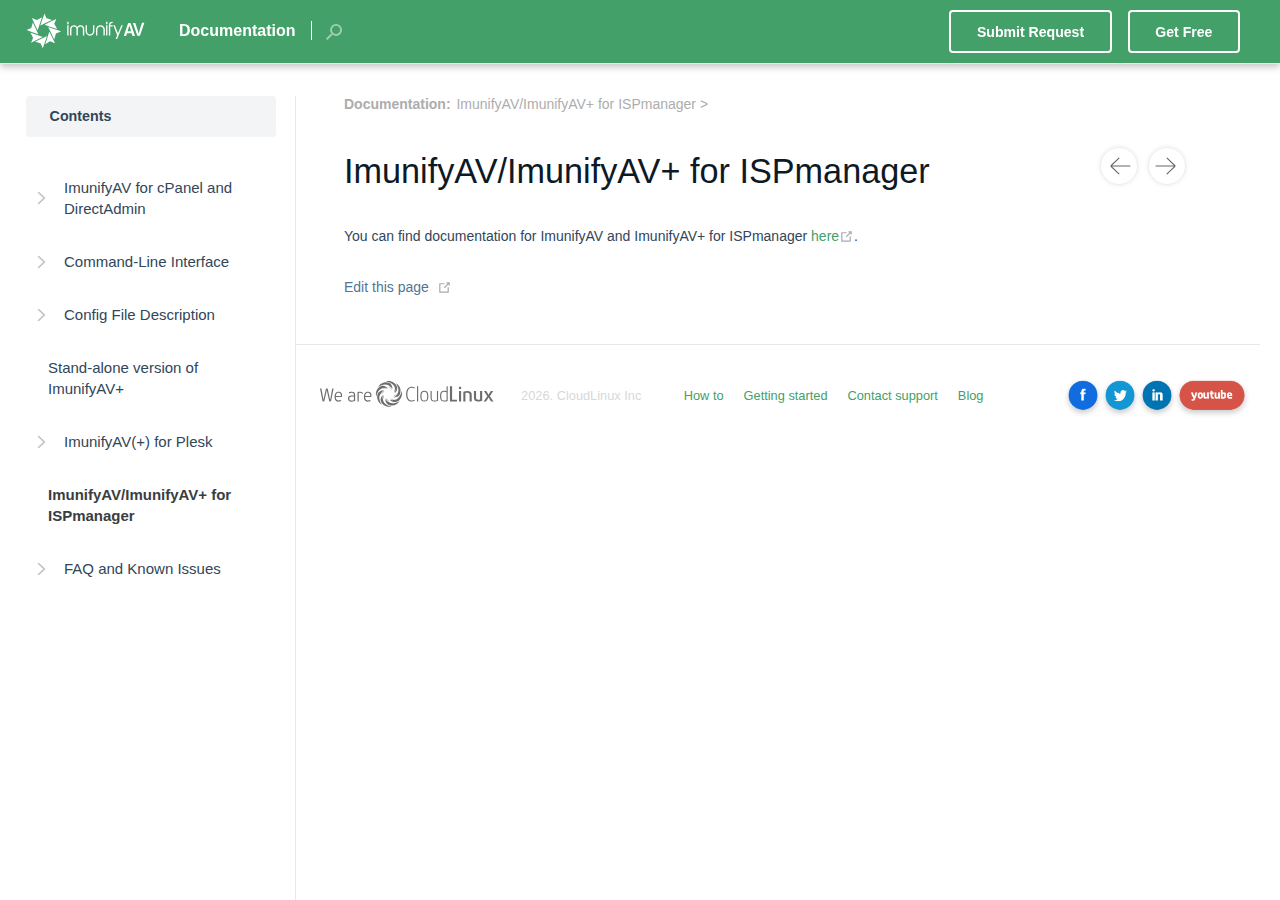
<file: imunifyav_for_ispmanager/index.html>
<!DOCTYPE html>
<html lang="en-US">
  <head>
    <meta charset="utf-8">
    <meta name="viewport" content="width=device-width,initial-scale=1">
    <title>ImunifyAV/ImunifyAV+ for ISPmanager | Documentation</title>
    <meta name="generator" content="VuePress 1.4.1">
    <link rel="icon" href="/favicon.ico">
    <meta name="description" content="ImunifyAV documentation">
    <meta name="twitter:title" content="ImunifyAV/ImunifyAV+ for ISPmanager">
    <meta name="twitter:description" content="">
    <meta name="twitter:card" content="summary">
    <meta name="twitter:url" content="https://docs.imunifyav.com/imunifyav_for_ispmanager/">
    <meta property="og:type" content="article">
    <meta property="og:title" content="ImunifyAV/ImunifyAV+ for ISPmanager">
    <meta property="og:description" content="">
    <meta property="og:url" content="https://docs.imunifyav.com/imunifyav_for_ispmanager/">
    <meta property="og:site_name" content="ImunifyAV Documentation">
    <meta itemprop="name" content="ImunifyAV/ImunifyAV+ for ISPmanager">
    <meta itemprop="description" content="">
    <link rel="preload" href="/assets/css/0.styles.c9915334.css" as="style"><link rel="preload" href="/assets/js/app.c928e7d5.js" as="script"><link rel="preload" href="/assets/js/4.a8525a3f.js" as="script"><link rel="preload" href="/assets/js/1.617ab414.js" as="script"><link rel="preload" href="/assets/js/27.c7dadfe2.js" as="script"><link rel="prefetch" href="/assets/js/10.74505444.js"><link rel="prefetch" href="/assets/js/11.0bbaf90d.js"><link rel="prefetch" href="/assets/js/12.52a69694.js"><link rel="prefetch" href="/assets/js/13.ec70c393.js"><link rel="prefetch" href="/assets/js/14.4d0ac389.js"><link rel="prefetch" href="/assets/js/15.c2c5fa34.js"><link rel="prefetch" href="/assets/js/16.785ad469.js"><link rel="prefetch" href="/assets/js/17.1a909581.js"><link rel="prefetch" href="/assets/js/18.97619647.js"><link rel="prefetch" href="/assets/js/19.aba410b3.js"><link rel="prefetch" href="/assets/js/20.07433b48.js"><link rel="prefetch" href="/assets/js/21.2c93ea93.js"><link rel="prefetch" href="/assets/js/22.3a5d533d.js"><link rel="prefetch" href="/assets/js/23.0e224b71.js"><link rel="prefetch" href="/assets/js/24.476417d0.js"><link rel="prefetch" href="/assets/js/25.9dc0ae1e.js"><link rel="prefetch" href="/assets/js/26.6ad82a30.js"><link rel="prefetch" href="/assets/js/28.4f8b1536.js"><link rel="prefetch" href="/assets/js/29.b114d46e.js"><link rel="prefetch" href="/assets/js/30.70d0546b.js"><link rel="prefetch" href="/assets/js/5.60f2135f.js"><link rel="prefetch" href="/assets/js/6.6a8339de.js"><link rel="prefetch" href="/assets/js/7.f392399e.js"><link rel="prefetch" href="/assets/js/8.41381cc7.js"><link rel="prefetch" href="/assets/js/9.1f7dd040.js"><link rel="prefetch" href="/assets/js/vendors~docsearch.38015cce.js">
    <link rel="stylesheet" href="/assets/css/0.styles.c9915334.css">
  </head>
  <body>
    <div id="app" data-server-rendered="true"><div class="theme-container"><header class="navbar"><div class="sidebar-button"><svg xmlns="http://www.w3.org/2000/svg" aria-hidden="true" role="img" viewBox="0 0 448 512" class="icon"><path fill="currentColor" d="M436 124H12c-6.627 0-12-5.373-12-12V80c0-6.627 5.373-12 12-12h424c6.627 0 12 5.373 12 12v32c0 6.627-5.373 12-12 12zm0 160H12c-6.627 0-12-5.373-12-12v-32c0-6.627 5.373-12 12-12h424c6.627 0 12 5.373 12 12v32c0 6.627-5.373 12-12 12zm0 160H12c-6.627 0-12-5.373-12-12v-32c0-6.627 5.373-12 12-12h424c6.627 0 12 5.373 12 12v32c0 6.627-5.373 12-12 12z"></path></svg></div> <a href="/" class="home-link router-link-active"><img src="/logo.svg" alt="Documentation" class="logo"> <span class="site-name site-name--documentation can-hide">Documentation</span></a> <form id="search-form" class="algolia-search-wrapper search-box"><input id="algolia-search-input" class="search-query"></form> <div class="links" style="max-width:nullpx;"><a href="https://cloudlinux.zendesk.com/hc/en-us/requests/new" target="_blank" class="btn">
      Submit Request
    </a> <a href="https://www.imunify360.com/antivirus" target="_blank" class="btn">
      Get Free
    </a> <nav class="nav-links can-hide"></nav></div></header> <div class="sidebar-mask"></div> <div class="sidebar"><nav class="nav-links"></nav>  <ul class="sidebar-links"><li><div class="sidebar-group first"><div class="sidebar-heading open"><span>Contents</span> <!----></div> <ul class="sidebar-group-items"><li><div class="sidebar-header sidebar-link"><div><a href="/imunifyav/" class="sidebar-link">ImunifyAV for cPanel and DirectAdmin</a></div></div><ul class="sidebar-sub-headers"><li class="collapsible sidebar-sub-header"><div class="sidebar-link-container"><a href="/imunifyav/#installation-guide" class="sidebar-link">Installation Guide</a></div><ul class="sidebar-sub-headers"><li class="sidebar-sub-header"><div><a href="/imunifyav/#requirements" class="sidebar-link">Requirements</a></div></li><li class="sidebar-sub-header"><div><a href="/imunifyav/#installation-instructions" class="sidebar-link">Installation Instructions</a></div></li><li class="sidebar-sub-header"><div><a href="/imunifyav/#update-instructions" class="sidebar-link">Update Instructions</a></div></li><li class="sidebar-sub-header"><div><a href="/imunifyav/#gradual-roll-out" class="sidebar-link">Gradual roll-out</a></div></li></ul></li><li class="collapsible sidebar-sub-header"><div class="sidebar-link-container"><a href="/imunifyav/#uninstall" class="sidebar-link">Uninstall</a></div><ul class="sidebar-sub-headers"><li class="sidebar-sub-header"><div><a href="/imunifyav/#how-to-uninstall-imunifyav" class="sidebar-link">How to uninstall ImunifyAV</a></div></li><li class="sidebar-sub-header"><div><a href="/imunifyav/#how-to-stop-imunifyav" class="sidebar-link">How to stop ImunifyAV</a></div></li></ul></li><li class="collapsible sidebar-sub-header"><div class="sidebar-link-container"><a href="/imunifyav/#localization" class="sidebar-link">Localization</a></div><ul class="sidebar-sub-headers"><li class="sidebar-sub-header"><div><a href="/imunifyav/#how-to-perform-a-translation-to-your-own-language-using-our-language-file" class="sidebar-link">How to perform a translation to your own language using our language file</a></div></li></ul></li><li class="collapsible sidebar-sub-header"><div class="sidebar-link-container"><a href="/imunifyav/#hoster-interface" class="sidebar-link">Hoster Interface</a></div><ul class="sidebar-sub-headers"><li class="sidebar-sub-header"><div><a href="/imunifyav/#users" class="sidebar-link">Users</a></div></li><li class="sidebar-sub-header"><div><a href="/imunifyav/#files" class="sidebar-link">Files</a></div></li><li class="sidebar-sub-header"><div><a href="/imunifyav/#scan" class="sidebar-link">Scan</a></div></li><li class="sidebar-sub-header"><div><a href="/imunifyav/#history" class="sidebar-link">History</a></div></li><li class="sidebar-sub-header"><div><a href="/imunifyav/#ignore-list" class="sidebar-link">Ignore List</a></div></li><li class="sidebar-sub-header"><div><a href="/imunifyav/#features-management" class="sidebar-link">Features Management</a></div></li><li class="sidebar-sub-header"><div><a href="/imunifyav/#reputation-management" class="sidebar-link">Reputation Management</a></div></li><li class="sidebar-sub-header"><div><a href="/imunifyav/#settings" class="sidebar-link">Settings</a></div></li><li class="sidebar-sub-header"><div><a href="/imunifyav/#upgrade" class="sidebar-link">Upgrade</a></div></li></ul></li><li class="collapsible sidebar-sub-header"><div class="sidebar-link-container"><a href="/imunifyav/#end-user-interface" class="sidebar-link">End User Interface</a></div><ul class="sidebar-sub-headers"><li class="sidebar-sub-header"><div><a href="/imunifyav/#files-2" class="sidebar-link">Files</a></div></li><li class="sidebar-sub-header"><div><a href="/imunifyav/#history-2" class="sidebar-link">History</a></div></li><li class="sidebar-sub-header"><div><a href="/imunifyav/#ignore-list-2" class="sidebar-link">Ignore List</a></div></li></ul></li><li class="collapsible sidebar-sub-header"><div class="sidebar-link-container"><a href="/imunifyav/#hooks" class="sidebar-link">Hooks</a></div><ul class="sidebar-sub-headers"><li class="sidebar-sub-header"><div><a href="/imunifyav/#overview" class="sidebar-link">Overview</a></div></li><li class="sidebar-sub-header"><div><a href="/imunifyav/#how-to-start-using-hooks" class="sidebar-link">How to start using hooks</a></div></li><li class="sidebar-sub-header"><div><a href="/imunifyav/#available-events-and-their-parameters" class="sidebar-link">Available events and their parameters</a></div></li><li class="sidebar-sub-header"><div><a href="/imunifyav/#hooks-cli" class="sidebar-link">Hooks CLI</a></div></li><li class="sidebar-sub-header"><div><a href="/imunifyav/#structure-and-examples-of-a-hook-script" class="sidebar-link">Structure and examples of a hook script</a></div></li></ul></li></ul></li><li><div class="sidebar-header sidebar-link"><div><a href="/cli/" class="sidebar-link">Command-Line Interface</a></div></div><ul class="sidebar-sub-headers"><li class="collapsible sidebar-sub-header"><div><a href="/cli/#add-sudouser" class="sidebar-link">Add-sudouser</a></div></li><li class="collapsible sidebar-sub-header"><div><a href="/cli/#checkdb" class="sidebar-link">Checkdb</a></div></li><li class="collapsible sidebar-sub-header"><div><a href="/cli/#check-domains" class="sidebar-link">Check-domains</a></div></li><li class="collapsible sidebar-sub-header"><div><a href="/cli/#config-update" class="sidebar-link">Config update</a></div></li><li class="collapsible sidebar-sub-header"><div><a href="/cli/#delete-sudouser" class="sidebar-link">Delete-sudouser</a></div></li><li class="collapsible sidebar-sub-header"><div><a href="/cli/#doctor" class="sidebar-link">Doctor</a></div></li><li class="collapsible sidebar-sub-header"><div><a href="/cli/#infected-domains" class="sidebar-link">Infected-domains</a></div></li><li class="collapsible sidebar-sub-header"><div><a href="/cli/#feature-management" class="sidebar-link">Feature-management</a></div></li><li class="collapsible sidebar-sub-header"><div><a href="/cli/#hooks" class="sidebar-link">Hooks</a></div></li><li class="collapsible sidebar-sub-header"><div><a href="/cli/#malware" class="sidebar-link">Malware</a></div></li><li class="collapsible sidebar-sub-header"><div><a href="/cli/#notifications-config" class="sidebar-link">Notifications config</a></div></li><li class="collapsible sidebar-sub-header"><div><a href="/cli/#register" class="sidebar-link">Register</a></div></li><li class="collapsible sidebar-sub-header"><div><a href="/cli/#rstatus" class="sidebar-link">Rstatus</a></div></li><li class="collapsible sidebar-sub-header"><div><a href="/cli/#start" class="sidebar-link">Start</a></div></li><li class="collapsible sidebar-sub-header"><div><a href="/cli/#unregister" class="sidebar-link">Unregister</a></div></li><li class="collapsible sidebar-sub-header"><div><a href="/cli/#update" class="sidebar-link">Update</a></div></li><li class="collapsible sidebar-sub-header"><div><a href="/cli/#update-license" class="sidebar-link">Update-license</a></div></li><li class="collapsible sidebar-sub-header"><div><a href="/cli/#version" class="sidebar-link">Version</a></div></li><li class="collapsible sidebar-sub-header"><div><a href="/cli/#how-to-apply-changes-from-cli" class="sidebar-link">How to apply changes from CLI</a></div></li></ul></li><li><div class="sidebar-header sidebar-link"><div><a href="/config_file_description/" class="sidebar-link">Config File Description</a></div></div><ul class="sidebar-sub-headers"></ul></li><li><div><a href="/stand_alone_mode/" class="sidebar-link">Stand-alone version of ImunifyAV+</a></div></li><li><div class="sidebar-header sidebar-link"><div><a href="/imunifyav_for_plesk/" class="sidebar-link">ImunifyAV(+) for Plesk</a></div></div><ul class="sidebar-sub-headers"><li class="collapsible sidebar-sub-header"><div class="sidebar-link-container"><a href="/imunifyav_for_plesk/#general-overview" class="sidebar-link">General overview</a></div><ul class="sidebar-sub-headers"><li class="sidebar-sub-header"><div><a href="/imunifyav_for_plesk/#key-features" class="sidebar-link">Key features</a></div></li><li class="sidebar-sub-header"><div><a href="/imunifyav_for_plesk/#editions-available" class="sidebar-link">Editions available</a></div></li><li class="sidebar-sub-header"><div><a href="/imunifyav_for_plesk/#comparison-table" class="sidebar-link">Comparison table</a></div></li></ul></li><li class="collapsible sidebar-sub-header"><div class="sidebar-link-container"><a href="/imunifyav_for_plesk/#quick-introduction-for-server-admins" class="sidebar-link">Quick introduction for server admins</a></div><ul class="sidebar-sub-headers"><li class="sidebar-sub-header"><div><a href="/imunifyav_for_plesk/#premium-imunifyav-version-and-automatic-malware-cleanup" class="sidebar-link">Premium (ImunifyAV+) version and automatic malware cleanup</a></div></li><li class="sidebar-sub-header"><div><a href="/imunifyav_for_plesk/#video" class="sidebar-link">Video</a></div></li></ul></li><li class="collapsible sidebar-sub-header"><div><a href="/imunifyav_for_plesk/#quick-introduction-for-users" class="sidebar-link">Quick introduction for users</a></div></li><li class="collapsible sidebar-sub-header"><div class="sidebar-link-container"><a href="/imunifyav_for_plesk/#explanations" class="sidebar-link">Explanations</a></div><ul class="sidebar-sub-headers"><li class="sidebar-sub-header"><div><a href="/imunifyav_for_plesk/#explaining-the-domain-tab" class="sidebar-link">Explaining the Domain tab</a></div></li><li class="sidebar-sub-header"><div><a href="/imunifyav_for_plesk/#explaining-the-settings-tab" class="sidebar-link">Explaining the Settings tab</a></div></li><li class="sidebar-sub-header"><div><a href="/imunifyav_for_plesk/#how-to-activate-a-license-key-for-paid-versions" class="sidebar-link">How to activate a license key (for paid versions)</a></div></li><li class="sidebar-sub-header"><div><a href="/imunifyav_for_plesk/#how-the-antivirus-removes-malware" class="sidebar-link">How the Antivirus removes malware</a></div></li></ul></li><li class="collapsible sidebar-sub-header"><div class="sidebar-link-container"><a href="/imunifyav_for_plesk/#faq" class="sidebar-link">FAQ</a></div><ul class="sidebar-sub-headers"><li class="sidebar-sub-header"><div><a href="/imunifyav_for_plesk/#does-imunifyav-protect-websites" class="sidebar-link">Does ImunifyAV protect websites?</a></div></li><li class="sidebar-sub-header"><div><a href="/imunifyav_for_plesk/#my-websites-are-clean-what-to-do-next" class="sidebar-link">My websites are clean, what to do next?</a></div></li><li class="sidebar-sub-header"><div><a href="/imunifyav_for_plesk/#my-websites-are-infected-what-to-do-next" class="sidebar-link">My websites are infected, what to do next?</a></div></li><li class="sidebar-sub-header"><div><a href="/imunifyav_for_plesk/#what-to-do-when-antivirus-has-detected-malware-in-the-legitimate-file" class="sidebar-link">What to do when antivirus has detected malware in the legitimate file?</a></div></li><li class="sidebar-sub-header"><div><a href="/imunifyav_for_plesk/#how-to-speed-up-the-antivirus" class="sidebar-link">How to speed up the Antivirus?</a></div></li><li class="sidebar-sub-header"><div><a href="/imunifyav_for_plesk/#how-to-update-the-antivirus" class="sidebar-link">How to update the Antivirus?</a></div></li><li class="sidebar-sub-header"><div><a href="/imunifyav_for_plesk/#what-if-the-antivirus-has-not-detected-some-malicious-files" class="sidebar-link">What if the Antivirus has not detected some malicious files?</a></div></li><li class="sidebar-sub-header"><div><a href="/imunifyav_for_plesk/#where-can-i-find-the-imunifyav-log-file-on-plesk" class="sidebar-link">Where can I find the ImunifyAV log file on Plesk?</a></div></li><li class="sidebar-sub-header"><div><a href="/imunifyav_for_plesk/#dashboard-says-scan-failed-with-no-related-error-message" class="sidebar-link">Dashboard says &quot;scan failed&quot; with no related error message</a></div></li></ul></li><li class="collapsible sidebar-sub-header"><div class="sidebar-link-container"><a href="/imunifyav_for_plesk/#troubleshooting" class="sidebar-link">Troubleshooting</a></div><ul class="sidebar-sub-headers"><li class="sidebar-sub-header"><div><a href="/imunifyav_for_plesk/#i-payed-for-the-extension-but-it-is-not-yet-premium" class="sidebar-link">I payed for the extension, but it is not yet Premium</a></div></li><li class="sidebar-sub-header"><div><a href="/imunifyav_for_plesk/#i-click-the-scan-button-but-it-doesn-t-start-scanning" class="sidebar-link">I click the Scan button, but it doesn’t start scanning</a></div></li><li class="sidebar-sub-header"><div><a href="/imunifyav_for_plesk/#the-antivirus-doesn-t-cleanup-some-of-malicious-files" class="sidebar-link">The Antivirus doesn’t cleanup some of malicious files</a></div></li><li class="sidebar-sub-header"><div><a href="/imunifyav_for_plesk/#i-scheduled-re-scanning-for-today-but-it-does-not-start-at-specified-time" class="sidebar-link">I scheduled re-scanning for today but it does not start at specified time</a></div></li><li class="sidebar-sub-header"><div><a href="/imunifyav_for_plesk/#when-i-click-the-scan-all-button-the-websites-start-scanning-in-random-order" class="sidebar-link">When I click the Scan All button the websites start scanning in random order</a></div></li><li class="sidebar-sub-header"><div><a href="/imunifyav_for_plesk/#when-i-click-scan-or-clean-it-fails" class="sidebar-link">When I click Scan or Clean it fails</a></div></li><li class="sidebar-sub-header"><div><a href="/imunifyav_for_plesk/#problem-with-websites-cleanup" class="sidebar-link">Problem with websites cleanup</a></div></li></ul></li><li class="collapsible sidebar-sub-header"><div><a href="/imunifyav_for_plesk/#removing-imunifyav-for-plesk" class="sidebar-link">Removing ImunifyAV for Plesk</a></div></li><li class="collapsible sidebar-sub-header"><div class="sidebar-link-container"><a href="/imunifyav_for_plesk/#extension-diagnostics" class="sidebar-link">Extension diagnostics</a></div><ul class="sidebar-sub-headers"><li class="sidebar-sub-header"><div><a href="/imunifyav_for_plesk/#how-to-collect-plesk-debug-log" class="sidebar-link">How to collect Plesk debug log</a></div></li></ul></li></ul></li><li><div class="active"><a href="/imunifyav_for_ispmanager/" class="active sidebar-link">ImunifyAV/ImunifyAV+ for ISPmanager</a></div></li><li><div class="sidebar-header sidebar-link"><div><a href="/faq_and_known_issues/" class="sidebar-link">FAQ and Known Issues</a></div></div><ul class="sidebar-sub-headers"></ul></li></ul></div></li></ul> </div> <div class="page"> <div class="breadcrumb-wrapper page-breadcrumb" data-v-5e0e0acf><span class="breadcrumb-title" data-v-5e0e0acf>Documentation:</span> <a href="/imunifyav_for_ispmanager/" class="breadcrumb router-link-exact-active router-link-active" data-v-5e0e0acf>
    ImunifyAV/ImunifyAV+ for ISPmanager
  </a></div> <div class="page-nav-wrapper"><div class="page-nav"><a href="/imunifyav_for_plesk/" class="nav-arrow left"></a> <a href="/faq_and_known_issues/" class="nav-arrow right"></a></div></div> <div class="content content__default"><h1 id="imunifyav-imunifyav-for-ispmanager"><a href="#imunifyav-imunifyav-for-ispmanager" aria-hidden="true" class="header-anchor">#</a> ImunifyAV/ImunifyAV+ for ISPmanager</h1> <p>You can find documentation for ImunifyAV and ImunifyAV+ for ISPmanager <a href="https://docs.ispsystem.com/ispmanager-lite/integrations/integration-with-imunifyav" target="_blank" rel="noopener noreferrer">here<svg xmlns="http://www.w3.org/2000/svg" aria-hidden="true" x="0px" y="0px" viewBox="0 0 100 100" width="15" height="15" class="icon outbound"><path fill="currentColor" d="M18.8,85.1h56l0,0c2.2,0,4-1.8,4-4v-32h-8v28h-48v-48h28v-8h-32l0,0c-2.2,0-4,1.8-4,4v56C14.8,83.3,16.6,85.1,18.8,85.1z"></path> <polygon fill="currentColor" points="45.7,48.7 51.3,54.3 77.2,28.5 77.2,37.2 85.2,37.2 85.2,14.9 62.8,14.9 62.8,22.9 71.5,22.9"></polygon></svg></a>.</p></div> <div class="page-edit"><div class="edit-link"><a href="https://github.com/cloudlinux/imunifyav-doc/edit/dev/docs/imunifyav_for_ispmanager/README.md" target="_blank" rel="noopener noreferrer">Edit this page</a> <svg xmlns="http://www.w3.org/2000/svg" aria-hidden="true" x="0px" y="0px" viewBox="0 0 100 100" width="15" height="15" class="icon outbound"><path fill="currentColor" d="M18.8,85.1h56l0,0c2.2,0,4-1.8,4-4v-32h-8v28h-48v-48h28v-8h-32l0,0c-2.2,0-4,1.8-4,4v56C14.8,83.3,16.6,85.1,18.8,85.1z"></path> <polygon fill="currentColor" points="45.7,48.7 51.3,54.3 77.2,28.5 77.2,37.2 85.2,37.2 85.2,14.9 62.8,14.9 62.8,22.9 71.5,22.9"></polygon></svg></div> <!----></div> <div class="back-to-top" data-v-5366e0dd><a href="/imunifyav_for_ispmanager/#app" class="nav-arrow top back-to-top__link" data-v-5366e0dd></a></div> </div> <div class="footer" data-v-20b89de8><div data-v-20b89de8><a href="https://cloudlinux.com" data-v-20b89de8><img src="/assets/img/we-are-cloudlinux.783ed390.svg" alt="We are Cloudlinux" data-v-20b89de8></a></div> <div class="footer-company-title" data-v-20b89de8>2020. CloudLinux Inc</div> <div data-v-20b89de8><div data-v-20b89de8><a href="https://cloudlinux.zendesk.com/hc/sections/115001344329-How-do-I" target="_blank" data-v-20b89de8>How to</a></div><div data-v-20b89de8><a href="https://www.imunify360.com/antivirus" target="_blank" data-v-20b89de8>Getting started</a></div><div data-v-20b89de8><a href="https://cloudlinux.zendesk.com/hc/requests/new" target="_blank" data-v-20b89de8>Contact support</a></div><div data-v-20b89de8><a href="https://www.imunify360.com/blog" target="_blank" data-v-20b89de8>Blog</a></div></div> <div class="social" data-v-20b89de8><span class="footer-social-text" data-v-20b89de8></span> <a href="https://www.facebook.com/imunify360/" target="_blank" data-v-20b89de8><img src="/fb.png" class="footer-social-logo" data-v-20b89de8></a><a href="https://twitter.com/imunify360/" target="_blank" data-v-20b89de8><img src="/tw.png" class="footer-social-logo" data-v-20b89de8></a><a href="https://linkedin.com/company/cloudlinux" target="_blank" data-v-20b89de8><img src="/in.png" class="footer-social-logo" data-v-20b89de8></a><a href="https://www.youtube.com/channel/UCcW6dDJjcy41c7Hl_5LdLZQ" target="_blank" data-v-20b89de8><img src="/ytube.png" class="footer-social-logo" data-v-20b89de8></a></div></div> <!----></div><div class="global-ui"></div></div>
    <script src="/assets/js/app.c928e7d5.js" defer></script><script src="/assets/js/4.a8525a3f.js" defer></script><script src="/assets/js/1.617ab414.js" defer></script><script src="/assets/js/27.c7dadfe2.js" defer></script>
  </body>
</html>
</file>
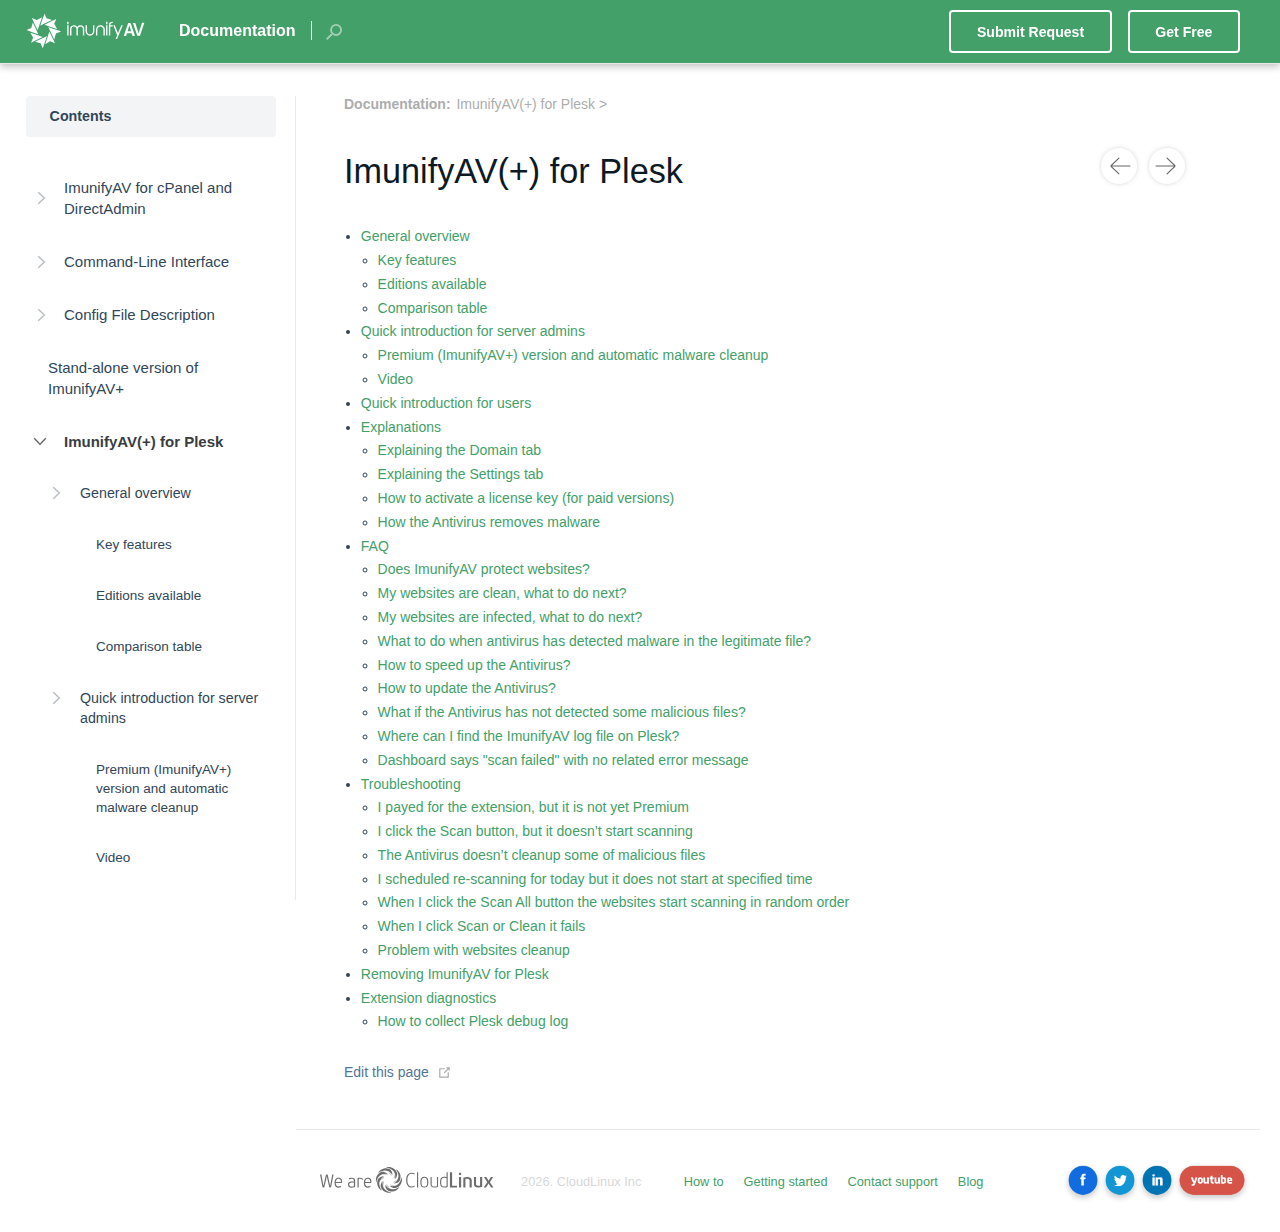
<file: imunifyav_for_plesk/index.html>
<!DOCTYPE html>
<html lang="en-US">
  <head>
    <meta charset="utf-8">
    <meta name="viewport" content="width=device-width,initial-scale=1">
    <title>ImunifyAV(+) for Plesk | Documentation</title>
    <meta name="generator" content="VuePress 1.4.1">
    <link rel="icon" href="/favicon.ico">
    <meta name="description" content="ImunifyAV is an intelligent antivirus and security monitoring tool for websites with one-click automatic malware cleanup, domains reputation monitoring and blacklist status check.">
    <meta name="image" content="https://docs.imunifyav.com/images/PleskAVScanAll.png">
    <meta name="twitter:title" content="ImunifyAV(+) for Plesk">
    <meta name="twitter:description" content="ImunifyAV is an intelligent antivirus and security monitoring tool for websites with one-click automatic malware cleanup, domains reputation monitoring and blacklist status check.">
    <meta name="twitter:card" content="summary_large_image">
    <meta name="twitter:image" content="https://docs.imunifyav.com/images/PleskAVScanAll.png">
    <meta name="twitter:url" content="https://docs.imunifyav.com/imunifyav_for_plesk/">
    <meta property="og:type" content="article">
    <meta property="og:title" content="ImunifyAV(+) for Plesk">
    <meta property="og:description" content="ImunifyAV is an intelligent antivirus and security monitoring tool for websites with one-click automatic malware cleanup, domains reputation monitoring and blacklist status check.">
    <meta property="og:image" content="https://docs.imunifyav.com/images/PleskAVScanAll.png">
    <meta property="og:url" content="https://docs.imunifyav.com/imunifyav_for_plesk/">
    <meta property="og:site_name" content="ImunifyAV Documentation">
    <meta itemprop="name" content="ImunifyAV(+) for Plesk">
    <meta itemprop="description" content="ImunifyAV is an intelligent antivirus and security monitoring tool for websites with one-click automatic malware cleanup, domains reputation monitoring and blacklist status check.">
    <meta itemprop="image" content="https://docs.imunifyav.com/images/PleskAVScanAll.png">
    <link rel="preload" href="/assets/css/0.styles.c9915334.css" as="style"><link rel="preload" href="/assets/js/app.c928e7d5.js" as="script"><link rel="preload" href="/assets/js/4.a8525a3f.js" as="script"><link rel="preload" href="/assets/js/1.617ab414.js" as="script"><link rel="preload" href="/assets/js/28.4f8b1536.js" as="script"><link rel="prefetch" href="/assets/js/10.74505444.js"><link rel="prefetch" href="/assets/js/11.0bbaf90d.js"><link rel="prefetch" href="/assets/js/12.52a69694.js"><link rel="prefetch" href="/assets/js/13.ec70c393.js"><link rel="prefetch" href="/assets/js/14.4d0ac389.js"><link rel="prefetch" href="/assets/js/15.c2c5fa34.js"><link rel="prefetch" href="/assets/js/16.785ad469.js"><link rel="prefetch" href="/assets/js/17.1a909581.js"><link rel="prefetch" href="/assets/js/18.97619647.js"><link rel="prefetch" href="/assets/js/19.aba410b3.js"><link rel="prefetch" href="/assets/js/20.07433b48.js"><link rel="prefetch" href="/assets/js/21.2c93ea93.js"><link rel="prefetch" href="/assets/js/22.3a5d533d.js"><link rel="prefetch" href="/assets/js/23.0e224b71.js"><link rel="prefetch" href="/assets/js/24.476417d0.js"><link rel="prefetch" href="/assets/js/25.9dc0ae1e.js"><link rel="prefetch" href="/assets/js/26.6ad82a30.js"><link rel="prefetch" href="/assets/js/27.c7dadfe2.js"><link rel="prefetch" href="/assets/js/29.b114d46e.js"><link rel="prefetch" href="/assets/js/30.70d0546b.js"><link rel="prefetch" href="/assets/js/5.60f2135f.js"><link rel="prefetch" href="/assets/js/6.6a8339de.js"><link rel="prefetch" href="/assets/js/7.f392399e.js"><link rel="prefetch" href="/assets/js/8.41381cc7.js"><link rel="prefetch" href="/assets/js/9.1f7dd040.js"><link rel="prefetch" href="/assets/js/vendors~docsearch.38015cce.js">
    <link rel="stylesheet" href="/assets/css/0.styles.c9915334.css">
  </head>
  <body>
    <div id="app" data-server-rendered="true"><div class="theme-container"><header class="navbar"><div class="sidebar-button"><svg xmlns="http://www.w3.org/2000/svg" aria-hidden="true" role="img" viewBox="0 0 448 512" class="icon"><path fill="currentColor" d="M436 124H12c-6.627 0-12-5.373-12-12V80c0-6.627 5.373-12 12-12h424c6.627 0 12 5.373 12 12v32c0 6.627-5.373 12-12 12zm0 160H12c-6.627 0-12-5.373-12-12v-32c0-6.627 5.373-12 12-12h424c6.627 0 12 5.373 12 12v32c0 6.627-5.373 12-12 12zm0 160H12c-6.627 0-12-5.373-12-12v-32c0-6.627 5.373-12 12-12h424c6.627 0 12 5.373 12 12v32c0 6.627-5.373 12-12 12z"></path></svg></div> <a href="/" class="home-link router-link-active"><img src="/logo.svg" alt="Documentation" class="logo"> <span class="site-name site-name--documentation can-hide">Documentation</span></a> <form id="search-form" class="algolia-search-wrapper search-box"><input id="algolia-search-input" class="search-query"></form> <div class="links" style="max-width:nullpx;"><a href="https://cloudlinux.zendesk.com/hc/en-us/requests/new" target="_blank" class="btn">
      Submit Request
    </a> <a href="https://www.imunify360.com/antivirus" target="_blank" class="btn">
      Get Free
    </a> <nav class="nav-links can-hide"></nav></div></header> <div class="sidebar-mask"></div> <div class="sidebar"><nav class="nav-links"></nav>  <ul class="sidebar-links"><li><div class="sidebar-group first"><div class="sidebar-heading open"><span>Contents</span> <!----></div> <ul class="sidebar-group-items"><li><div class="sidebar-header sidebar-link"><div><a href="/imunifyav/" class="sidebar-link">ImunifyAV for cPanel and DirectAdmin</a></div></div><ul class="sidebar-sub-headers"><li class="collapsible sidebar-sub-header"><div class="sidebar-link-container"><a href="/imunifyav/#installation-guide" class="sidebar-link">Installation Guide</a></div><ul class="sidebar-sub-headers"><li class="sidebar-sub-header"><div><a href="/imunifyav/#requirements" class="sidebar-link">Requirements</a></div></li><li class="sidebar-sub-header"><div><a href="/imunifyav/#installation-instructions" class="sidebar-link">Installation Instructions</a></div></li><li class="sidebar-sub-header"><div><a href="/imunifyav/#update-instructions" class="sidebar-link">Update Instructions</a></div></li><li class="sidebar-sub-header"><div><a href="/imunifyav/#gradual-roll-out" class="sidebar-link">Gradual roll-out</a></div></li></ul></li><li class="collapsible sidebar-sub-header"><div class="sidebar-link-container"><a href="/imunifyav/#uninstall" class="sidebar-link">Uninstall</a></div><ul class="sidebar-sub-headers"><li class="sidebar-sub-header"><div><a href="/imunifyav/#how-to-uninstall-imunifyav" class="sidebar-link">How to uninstall ImunifyAV</a></div></li><li class="sidebar-sub-header"><div><a href="/imunifyav/#how-to-stop-imunifyav" class="sidebar-link">How to stop ImunifyAV</a></div></li></ul></li><li class="collapsible sidebar-sub-header"><div class="sidebar-link-container"><a href="/imunifyav/#localization" class="sidebar-link">Localization</a></div><ul class="sidebar-sub-headers"><li class="sidebar-sub-header"><div><a href="/imunifyav/#how-to-perform-a-translation-to-your-own-language-using-our-language-file" class="sidebar-link">How to perform a translation to your own language using our language file</a></div></li></ul></li><li class="collapsible sidebar-sub-header"><div class="sidebar-link-container"><a href="/imunifyav/#hoster-interface" class="sidebar-link">Hoster Interface</a></div><ul class="sidebar-sub-headers"><li class="sidebar-sub-header"><div><a href="/imunifyav/#users" class="sidebar-link">Users</a></div></li><li class="sidebar-sub-header"><div><a href="/imunifyav/#files" class="sidebar-link">Files</a></div></li><li class="sidebar-sub-header"><div><a href="/imunifyav/#scan" class="sidebar-link">Scan</a></div></li><li class="sidebar-sub-header"><div><a href="/imunifyav/#history" class="sidebar-link">History</a></div></li><li class="sidebar-sub-header"><div><a href="/imunifyav/#ignore-list" class="sidebar-link">Ignore List</a></div></li><li class="sidebar-sub-header"><div><a href="/imunifyav/#features-management" class="sidebar-link">Features Management</a></div></li><li class="sidebar-sub-header"><div><a href="/imunifyav/#reputation-management" class="sidebar-link">Reputation Management</a></div></li><li class="sidebar-sub-header"><div><a href="/imunifyav/#settings" class="sidebar-link">Settings</a></div></li><li class="sidebar-sub-header"><div><a href="/imunifyav/#upgrade" class="sidebar-link">Upgrade</a></div></li></ul></li><li class="collapsible sidebar-sub-header"><div class="sidebar-link-container"><a href="/imunifyav/#end-user-interface" class="sidebar-link">End User Interface</a></div><ul class="sidebar-sub-headers"><li class="sidebar-sub-header"><div><a href="/imunifyav/#files-2" class="sidebar-link">Files</a></div></li><li class="sidebar-sub-header"><div><a href="/imunifyav/#history-2" class="sidebar-link">History</a></div></li><li class="sidebar-sub-header"><div><a href="/imunifyav/#ignore-list-2" class="sidebar-link">Ignore List</a></div></li></ul></li><li class="collapsible sidebar-sub-header"><div class="sidebar-link-container"><a href="/imunifyav/#hooks" class="sidebar-link">Hooks</a></div><ul class="sidebar-sub-headers"><li class="sidebar-sub-header"><div><a href="/imunifyav/#overview" class="sidebar-link">Overview</a></div></li><li class="sidebar-sub-header"><div><a href="/imunifyav/#how-to-start-using-hooks" class="sidebar-link">How to start using hooks</a></div></li><li class="sidebar-sub-header"><div><a href="/imunifyav/#available-events-and-their-parameters" class="sidebar-link">Available events and their parameters</a></div></li><li class="sidebar-sub-header"><div><a href="/imunifyav/#hooks-cli" class="sidebar-link">Hooks CLI</a></div></li><li class="sidebar-sub-header"><div><a href="/imunifyav/#structure-and-examples-of-a-hook-script" class="sidebar-link">Structure and examples of a hook script</a></div></li></ul></li></ul></li><li><div class="sidebar-header sidebar-link"><div><a href="/cli/" class="sidebar-link">Command-Line Interface</a></div></div><ul class="sidebar-sub-headers"><li class="collapsible sidebar-sub-header"><div><a href="/cli/#add-sudouser" class="sidebar-link">Add-sudouser</a></div></li><li class="collapsible sidebar-sub-header"><div><a href="/cli/#checkdb" class="sidebar-link">Checkdb</a></div></li><li class="collapsible sidebar-sub-header"><div><a href="/cli/#check-domains" class="sidebar-link">Check-domains</a></div></li><li class="collapsible sidebar-sub-header"><div><a href="/cli/#config-update" class="sidebar-link">Config update</a></div></li><li class="collapsible sidebar-sub-header"><div><a href="/cli/#delete-sudouser" class="sidebar-link">Delete-sudouser</a></div></li><li class="collapsible sidebar-sub-header"><div><a href="/cli/#doctor" class="sidebar-link">Doctor</a></div></li><li class="collapsible sidebar-sub-header"><div><a href="/cli/#infected-domains" class="sidebar-link">Infected-domains</a></div></li><li class="collapsible sidebar-sub-header"><div><a href="/cli/#feature-management" class="sidebar-link">Feature-management</a></div></li><li class="collapsible sidebar-sub-header"><div><a href="/cli/#hooks" class="sidebar-link">Hooks</a></div></li><li class="collapsible sidebar-sub-header"><div><a href="/cli/#malware" class="sidebar-link">Malware</a></div></li><li class="collapsible sidebar-sub-header"><div><a href="/cli/#notifications-config" class="sidebar-link">Notifications config</a></div></li><li class="collapsible sidebar-sub-header"><div><a href="/cli/#register" class="sidebar-link">Register</a></div></li><li class="collapsible sidebar-sub-header"><div><a href="/cli/#rstatus" class="sidebar-link">Rstatus</a></div></li><li class="collapsible sidebar-sub-header"><div><a href="/cli/#start" class="sidebar-link">Start</a></div></li><li class="collapsible sidebar-sub-header"><div><a href="/cli/#unregister" class="sidebar-link">Unregister</a></div></li><li class="collapsible sidebar-sub-header"><div><a href="/cli/#update" class="sidebar-link">Update</a></div></li><li class="collapsible sidebar-sub-header"><div><a href="/cli/#update-license" class="sidebar-link">Update-license</a></div></li><li class="collapsible sidebar-sub-header"><div><a href="/cli/#version" class="sidebar-link">Version</a></div></li><li class="collapsible sidebar-sub-header"><div><a href="/cli/#how-to-apply-changes-from-cli" class="sidebar-link">How to apply changes from CLI</a></div></li></ul></li><li><div class="sidebar-header sidebar-link"><div><a href="/config_file_description/" class="sidebar-link">Config File Description</a></div></div><ul class="sidebar-sub-headers"></ul></li><li><div><a href="/stand_alone_mode/" class="sidebar-link">Stand-alone version of ImunifyAV+</a></div></li><li><div class="active collapsed sidebar-header sidebar-link"><div class="active"><a href="/imunifyav_for_plesk/" class="active sidebar-link">ImunifyAV(+) for Plesk</a></div></div><ul class="sidebar-sub-headers"><li class="collapsible sidebar-sub-header"><div class="sidebar-link-container"><a href="/imunifyav_for_plesk/#general-overview" class="sidebar-link">General overview</a></div><ul class="sidebar-sub-headers"><li class="sidebar-sub-header"><div><a href="/imunifyav_for_plesk/#key-features" class="sidebar-link">Key features</a></div></li><li class="sidebar-sub-header"><div><a href="/imunifyav_for_plesk/#editions-available" class="sidebar-link">Editions available</a></div></li><li class="sidebar-sub-header"><div><a href="/imunifyav_for_plesk/#comparison-table" class="sidebar-link">Comparison table</a></div></li></ul></li><li class="collapsible sidebar-sub-header"><div class="sidebar-link-container"><a href="/imunifyav_for_plesk/#quick-introduction-for-server-admins" class="sidebar-link">Quick introduction for server admins</a></div><ul class="sidebar-sub-headers"><li class="sidebar-sub-header"><div><a href="/imunifyav_for_plesk/#premium-imunifyav-version-and-automatic-malware-cleanup" class="sidebar-link">Premium (ImunifyAV+) version and automatic malware cleanup</a></div></li><li class="sidebar-sub-header"><div><a href="/imunifyav_for_plesk/#video" class="sidebar-link">Video</a></div></li></ul></li><li class="collapsible sidebar-sub-header"><div><a href="/imunifyav_for_plesk/#quick-introduction-for-users" class="sidebar-link">Quick introduction for users</a></div></li><li class="collapsible sidebar-sub-header"><div class="sidebar-link-container"><a href="/imunifyav_for_plesk/#explanations" class="sidebar-link">Explanations</a></div><ul class="sidebar-sub-headers"><li class="sidebar-sub-header"><div><a href="/imunifyav_for_plesk/#explaining-the-domain-tab" class="sidebar-link">Explaining the Domain tab</a></div></li><li class="sidebar-sub-header"><div><a href="/imunifyav_for_plesk/#explaining-the-settings-tab" class="sidebar-link">Explaining the Settings tab</a></div></li><li class="sidebar-sub-header"><div><a href="/imunifyav_for_plesk/#how-to-activate-a-license-key-for-paid-versions" class="sidebar-link">How to activate a license key (for paid versions)</a></div></li><li class="sidebar-sub-header"><div><a href="/imunifyav_for_plesk/#how-the-antivirus-removes-malware" class="sidebar-link">How the Antivirus removes malware</a></div></li></ul></li><li class="collapsible sidebar-sub-header"><div class="sidebar-link-container"><a href="/imunifyav_for_plesk/#faq" class="sidebar-link">FAQ</a></div><ul class="sidebar-sub-headers"><li class="sidebar-sub-header"><div><a href="/imunifyav_for_plesk/#does-imunifyav-protect-websites" class="sidebar-link">Does ImunifyAV protect websites?</a></div></li><li class="sidebar-sub-header"><div><a href="/imunifyav_for_plesk/#my-websites-are-clean-what-to-do-next" class="sidebar-link">My websites are clean, what to do next?</a></div></li><li class="sidebar-sub-header"><div><a href="/imunifyav_for_plesk/#my-websites-are-infected-what-to-do-next" class="sidebar-link">My websites are infected, what to do next?</a></div></li><li class="sidebar-sub-header"><div><a href="/imunifyav_for_plesk/#what-to-do-when-antivirus-has-detected-malware-in-the-legitimate-file" class="sidebar-link">What to do when antivirus has detected malware in the legitimate file?</a></div></li><li class="sidebar-sub-header"><div><a href="/imunifyav_for_plesk/#how-to-speed-up-the-antivirus" class="sidebar-link">How to speed up the Antivirus?</a></div></li><li class="sidebar-sub-header"><div><a href="/imunifyav_for_plesk/#how-to-update-the-antivirus" class="sidebar-link">How to update the Antivirus?</a></div></li><li class="sidebar-sub-header"><div><a href="/imunifyav_for_plesk/#what-if-the-antivirus-has-not-detected-some-malicious-files" class="sidebar-link">What if the Antivirus has not detected some malicious files?</a></div></li><li class="sidebar-sub-header"><div><a href="/imunifyav_for_plesk/#where-can-i-find-the-imunifyav-log-file-on-plesk" class="sidebar-link">Where can I find the ImunifyAV log file on Plesk?</a></div></li><li class="sidebar-sub-header"><div><a href="/imunifyav_for_plesk/#dashboard-says-scan-failed-with-no-related-error-message" class="sidebar-link">Dashboard says &quot;scan failed&quot; with no related error message</a></div></li></ul></li><li class="collapsible sidebar-sub-header"><div class="sidebar-link-container"><a href="/imunifyav_for_plesk/#troubleshooting" class="sidebar-link">Troubleshooting</a></div><ul class="sidebar-sub-headers"><li class="sidebar-sub-header"><div><a href="/imunifyav_for_plesk/#i-payed-for-the-extension-but-it-is-not-yet-premium" class="sidebar-link">I payed for the extension, but it is not yet Premium</a></div></li><li class="sidebar-sub-header"><div><a href="/imunifyav_for_plesk/#i-click-the-scan-button-but-it-doesn-t-start-scanning" class="sidebar-link">I click the Scan button, but it doesn’t start scanning</a></div></li><li class="sidebar-sub-header"><div><a href="/imunifyav_for_plesk/#the-antivirus-doesn-t-cleanup-some-of-malicious-files" class="sidebar-link">The Antivirus doesn’t cleanup some of malicious files</a></div></li><li class="sidebar-sub-header"><div><a href="/imunifyav_for_plesk/#i-scheduled-re-scanning-for-today-but-it-does-not-start-at-specified-time" class="sidebar-link">I scheduled re-scanning for today but it does not start at specified time</a></div></li><li class="sidebar-sub-header"><div><a href="/imunifyav_for_plesk/#when-i-click-the-scan-all-button-the-websites-start-scanning-in-random-order" class="sidebar-link">When I click the Scan All button the websites start scanning in random order</a></div></li><li class="sidebar-sub-header"><div><a href="/imunifyav_for_plesk/#when-i-click-scan-or-clean-it-fails" class="sidebar-link">When I click Scan or Clean it fails</a></div></li><li class="sidebar-sub-header"><div><a href="/imunifyav_for_plesk/#problem-with-websites-cleanup" class="sidebar-link">Problem with websites cleanup</a></div></li></ul></li><li class="collapsible sidebar-sub-header"><div><a href="/imunifyav_for_plesk/#removing-imunifyav-for-plesk" class="sidebar-link">Removing ImunifyAV for Plesk</a></div></li><li class="collapsible sidebar-sub-header"><div class="sidebar-link-container"><a href="/imunifyav_for_plesk/#extension-diagnostics" class="sidebar-link">Extension diagnostics</a></div><ul class="sidebar-sub-headers"><li class="sidebar-sub-header"><div><a href="/imunifyav_for_plesk/#how-to-collect-plesk-debug-log" class="sidebar-link">How to collect Plesk debug log</a></div></li></ul></li></ul></li><li><div><a href="/imunifyav_for_ispmanager/" class="sidebar-link">ImunifyAV/ImunifyAV+ for ISPmanager</a></div></li><li><div class="sidebar-header sidebar-link"><div><a href="/faq_and_known_issues/" class="sidebar-link">FAQ and Known Issues</a></div></div><ul class="sidebar-sub-headers"></ul></li></ul></div></li></ul> </div> <div class="page"> <div class="breadcrumb-wrapper page-breadcrumb" data-v-5e0e0acf><span class="breadcrumb-title" data-v-5e0e0acf>Documentation:</span> <a href="/imunifyav_for_plesk/" class="breadcrumb router-link-exact-active router-link-active" data-v-5e0e0acf>
    ImunifyAV(+) for Plesk
  </a></div> <div class="page-nav-wrapper"><div class="page-nav"><a href="/stand_alone_mode/" class="nav-arrow left"></a> <a href="/imunifyav_for_ispmanager/" class="nav-arrow right"></a></div></div> <div class="content content__default"><h1 id="imunifyav-for-plesk"><a href="#imunifyav-for-plesk" aria-hidden="true" class="header-anchor">#</a> ImunifyAV(+) for Plesk</h1> <p></p><div class="table-of-contents"><ul><li><a href="#general-overview">General overview</a><ul><li><a href="#key-features">Key features</a></li><li><a href="#editions-available">Editions available</a></li><li><a href="#comparison-table">Comparison table</a></li></ul></li><li><a href="#quick-introduction-for-server-admins">Quick introduction for server admins</a><ul><li><a href="#premium-imunifyav-version-and-automatic-malware-cleanup">Premium (ImunifyAV+) version and automatic malware cleanup</a></li><li><a href="#video">Video</a></li></ul></li><li><a href="#quick-introduction-for-users">Quick introduction for users</a></li><li><a href="#explanations">Explanations</a><ul><li><a href="#explaining-the-domain-tab">Explaining the Domain tab</a></li><li><a href="#explaining-the-settings-tab">Explaining the Settings tab</a></li><li><a href="#how-to-activate-a-license-key-for-paid-versions">How to activate a license key (for paid versions)</a></li><li><a href="#how-the-antivirus-removes-malware">How the Antivirus removes malware</a></li></ul></li><li><a href="#faq">FAQ</a><ul><li><a href="#does-imunifyav-protect-websites">Does ImunifyAV protect websites?</a></li><li><a href="#my-websites-are-clean-what-to-do-next">My websites are clean, what to do next?</a></li><li><a href="#my-websites-are-infected-what-to-do-next">My websites are infected, what to do next?</a></li><li><a href="#what-to-do-when-antivirus-has-detected-malware-in-the-legitimate-file">What to do when antivirus has detected malware in the legitimate file?</a></li><li><a href="#how-to-speed-up-the-antivirus">How to speed up the Antivirus?</a></li><li><a href="#how-to-update-the-antivirus">How to update the Antivirus?</a></li><li><a href="#what-if-the-antivirus-has-not-detected-some-malicious-files">What if the Antivirus has not detected some malicious files?</a></li><li><a href="#where-can-i-find-the-imunifyav-log-file-on-plesk">Where can I find the ImunifyAV log file on Plesk?</a></li><li><a href="#dashboard-says-scan-failed-with-no-related-error-message">Dashboard says &quot;scan failed&quot; with no related error message</a></li></ul></li><li><a href="#troubleshooting">Troubleshooting</a><ul><li><a href="#i-payed-for-the-extension-but-it-is-not-yet-premium">I payed for the extension, but it is not yet Premium</a></li><li><a href="#i-click-the-scan-button-but-it-doesn-t-start-scanning">I click the Scan button, but it doesn’t start scanning</a></li><li><a href="#the-antivirus-doesn-t-cleanup-some-of-malicious-files">The Antivirus doesn’t cleanup some of malicious files</a></li><li><a href="#i-scheduled-re-scanning-for-today-but-it-does-not-start-at-specified-time">I scheduled re-scanning for today but it does not start at specified time</a></li><li><a href="#when-i-click-the-scan-all-button-the-websites-start-scanning-in-random-order">When I click the Scan All button the websites start scanning in random order</a></li><li><a href="#when-i-click-scan-or-clean-it-fails">When I click Scan or Clean it fails</a></li><li><a href="#problem-with-websites-cleanup">Problem with websites cleanup</a></li></ul></li><li><a href="#removing-imunifyav-for-plesk">Removing ImunifyAV for Plesk</a></li><li><a href="#extension-diagnostics">Extension diagnostics</a><ul><li><a href="#how-to-collect-plesk-debug-log">How to collect Plesk debug log</a></li></ul></li></ul></div><p></p> <h2 id="general-overview"><a href="#general-overview" aria-hidden="true" class="header-anchor">#</a> General overview</h2> <p>ImunifyAV is an intelligent antivirus and security monitoring tool for websites with one-click automatic malware cleanup, domains reputation monitoring and blacklist status check.</p> <p>ImunifyAV is available as a Free and a Premium (ImunifyAV+) version.</p> <h3 id="key-features"><a href="#key-features" aria-hidden="true" class="header-anchor">#</a> Key features</h3> <ul><li>Detects any types of malicious files including backdoors, web-shells, viruses, hacker’s tools, ‘blackhat SEO’ scripts, phishing pages and others</li> <li>Monitors reputation and blacklist status of domains against dozen of security vendors including Google SB, Yandex SB, McAfee, ESET, Kaspersky</li> <li>Supports WordPress, Joomla!, Magento, Drupal, MODx, Bitrix and other PHP-based CMSs and static HTML websites</li> <li>One-click automatic malware cleanup, scheduled &amp; on-demand website scannings and detailed reports</li> <li>UI flow optimized for security monitoring of hundreds of users and thousands of domains per server</li> <li>Configurable access permissions to the Antivirus for different Subscriptions.</li></ul> <h3 id="editions-available"><a href="#editions-available" aria-hidden="true" class="header-anchor">#</a> Editions available</h3> <p>Free version includes a fully-featured malware file scanner, reputation and blacklist status monitoring. No trial period, no scanning limits.</p> <p>Premium edition enables one-click automatic cleanup, scheduled websites check, admin users notifications on malware detection, priority domain reputation check and blacklisting status. It also enables access permission configuration, integration with Subscriptions and introduces a new User tab with a summary and website scanning results grouped by users.</p> <h3 id="comparison-table"><a href="#comparison-table" aria-hidden="true" class="header-anchor">#</a> Comparison table</h3> <table><thead><tr><th></th> <th style="text-align:center;"></th> <th style="text-align:center;"></th></tr></thead> <tbody><tr><td>Feature / Edition</td> <td style="text-align:center;">Free</td> <td style="text-align:center;">Premium (AV+)</td></tr> <tr><td>Intelligent malware file scanner</td> <td style="text-align:center;">✔</td> <td style="text-align:center;">✔</td></tr> <tr><td>Domain monitoring and reputation check</td> <td style="text-align:center;">✔</td> <td style="text-align:center;">✔</td></tr> <tr><td>One-click automatic malware cleanup</td> <td style="text-align:center;"></td> <td style="text-align:center;">✔</td></tr> <tr><td>Scheduled and regular websites scanning</td> <td style="text-align:center;"></td> <td style="text-align:center;">✔</td></tr> <tr><td>Email notification on malware detection</td> <td style="text-align:center;"></td> <td style="text-align:center;">✔</td></tr> <tr><td>Priority domain reputation check</td> <td style="text-align:center;"></td> <td style="text-align:center;">✔</td></tr> <tr><td>New <em>Users</em> tab with scanning summary and  infection status</td> <td style="text-align:center;"></td> <td style="text-align:center;">✔</td></tr> <tr><td>Antivirus integration with Service Plans/Subscriptions: enable/disable antivirus features for Subscriptions</td> <td style="text-align:center;"></td> <td style="text-align:center;">✔</td></tr></tbody></table> <p>Premium and Shared Hosting editions come with per-server licenses: unlimited number of domains.</p> <p>In case if you have any questions, proposal or feedback feel free to contact us via <a href="https://cloudlinux.zendesk.com/hc/en-us/requests/new" target="_blank" rel="noopener noreferrer">Zendesk<svg xmlns="http://www.w3.org/2000/svg" aria-hidden="true" x="0px" y="0px" viewBox="0 0 100 100" width="15" height="15" class="icon outbound"><path fill="currentColor" d="M18.8,85.1h56l0,0c2.2,0,4-1.8,4-4v-32h-8v28h-48v-48h28v-8h-32l0,0c-2.2,0-4,1.8-4,4v56C14.8,83.3,16.6,85.1,18.8,85.1z"></path> <polygon fill="currentColor" points="45.7,48.7 51.3,54.3 77.2,28.5 77.2,37.2 85.2,37.2 85.2,14.9 62.8,14.9 62.8,22.9 71.5,22.9"></polygon></svg></a>.</p> <h2 id="quick-introduction-for-server-admins"><a href="#quick-introduction-for-server-admins" aria-hidden="true" class="header-anchor">#</a> Quick introduction for server admins</h2> <p>In order to scan your websites for malware using the ImunifyAV all you need is to install the extension from Plesk Marketplace, open the <em>Domains</em> tab and click the <em>Scan All</em>.</p> <p><img src="/images/PleskAVScanAll.png" alt=""></p> <p>It will queue tasks to scan a complete list of websites for viruses, backdoors, web-shells, hacker’s scripts, phishing pages and other malware and run the process of websites scanning depending on specified number of concurrent scanning threads (1, 2 or 4) in the <em>Settings</em> tab. Also it will check each domain for blacklist status in search engines and antivirus services.</p> <p>Another option is to click the <em>Scan</em> button next to the particular website to check the single website for malware and blacklist status.</p> <p><img src="/images/PleskAVActions.png" alt=""></p> <p>In order to prevent server resources overload during scanning a set of websites the antivirus extension queues the scanning tasks and runs them with respect to the configured resources limitations (<em>Max working threads</em> in the <em>Settings</em> tab).</p> <p><img src="/images/PleskAVActionStatus.png" alt=""></p> <p>Take into consideration that default settings may not be optimal in terms of scanning speed so we would recommend to check the <em>Settings</em> tab before start and adjust the following parameters manually to set optimal values for better performance (or less server load).</p> <p><img src="/images/PleskAVSettings.png" alt=""></p> <div class="tip custom-block"><p class="custom-block-title">Note</p><p>The <em>Max working threads</em> is limited by a half of CPU core number on server. So the 1 or 2 CPU cores gives one working thread as maximum.</p></div><p>When the scanning process is finished, check infection statuses of your websites. If everything in the report is green, congrats! It usually means your websites are neither compromised nor infected and blacklisted.</p> <p><img src="/images/PleskAVStatusGreen.png" alt=""></p> <p>If you’ve noticed some “red alerts” next to the domain most likely it means the particular website is compromised and infected. Click the <em>View Report</em> button and see the details.</p> <p>If you see some “orange alerts” next to the domain and <em>Domain blacklisted</em> notice it means the domain is blacklisted in either search engines or antivirus services. Click the <em>View Report</em> button to see blacklist status details.</p> <p><img src="/images/PleskAVStatusDifferent.png" alt=""></p> <p>The detailed report shows you the list of detected malware and domain blacklist status.</p> <p><img src="/images/PleskAVScanningReport.png" alt=""></p> <h3 id="premium-imunifyav-version-and-automatic-malware-cleanup"><a href="#premium-imunifyav-version-and-automatic-malware-cleanup" aria-hidden="true" class="header-anchor">#</a> Premium (ImunifyAV+) version and automatic malware cleanup</h3> <p>In the Premium version of the Antivirus you can clean the malware automatically using the <em>Clean Malware</em> button.</p> <h3 id="video"><a href="#video" aria-hidden="true" class="header-anchor">#</a> Video</h3> <p>Watch the quick demo on how it works and then try it on your own.</p> <iframe width="560" height="315" src="https://www.youtube.com/embed/kfJeerML_ng" frameborder="0" allow="accelerometer; autoplay; encrypted-media; gyroscope; picture-in-picture" allowfullscreen="allowfullscreen"></iframe> <h2 id="quick-introduction-for-users"><a href="#quick-introduction-for-users" aria-hidden="true" class="header-anchor">#</a> Quick introduction for users</h2> <p>In order to scan your websites for malware using the ImunifyAV all you need is to click the <em>ImunifyAV</em> icon under the particular domain and then click the <em>Scan</em> button.</p> <p><img src="/images/PleskAVForUser.png" alt=""></p> <p><img src="/images/PleskAVForUserDomain.png" alt=""></p> <p>When you click the <em>Scan</em> button the Antivirus queues a scanning task and runs it when server resources are available (it may start immediately or with some delay). The resources are configured by server admin so there might be a queue for the scanning process. The queue lets all users checking their websites on demand without server overload. Thus if you see <em>Queued</em> in the status column – everything is OK, scanning will start as soon as the resources are available or another scanning is finished.</p> <p><img src="/images/PleskAVQueued.png" alt=""></p> <p>Upon completion check the status. If the report shows a green icon, congrats, it usually means your website is not compromised and clean.</p> <p><img src="/images/PleskAVStatusOK.png" alt=""></p> <p>If you’ve noticed some “red alerts” next to the domain most likely it means the particular website is compromised and infected. Click the <em>View Report</em> button and see the details.</p> <p>If you see some “orange alerts” next to the domain and <em>Domain blacklisted</em> notice it means the domain is blacklisted in either search engines or antivirus services. Click the <em>View Report</em> button to see blacklist status details.</p> <p><img src="/images/PleskAVViewReport.png" alt=""></p> <p>Watch the quick demo on how it works.</p> <iframe width="560" height="315" src="https://www.youtube.com/embed/kfJeerML_ng?rel=0" frameborder="0" allow="accelerometer; autoplay; encrypted-media; gyroscope; picture-in-picture" allowfullscreen="allowfullscreen"></iframe> <h2 id="explanations"><a href="#explanations" aria-hidden="true" class="header-anchor">#</a> Explanations</h2> <h3 id="explaining-the-domain-tab"><a href="#explaining-the-domain-tab" aria-hidden="true" class="header-anchor">#</a> Explaining the <em>Domain</em> tab</h3> <p>The screen below explains controls on the <em>Domain</em> tab.</p> <p><img src="/images/PleskAVDomainTab.png" alt=""></p> <h3 id="explaining-the-settings-tab"><a href="#explaining-the-settings-tab" aria-hidden="true" class="header-anchor">#</a> Explaining the <em>Settings</em> tab</h3> <p><img src="/images/PleskAVSettingsTab.png" alt=""></p> <ul><li><strong>Quick Scan mode</strong>
It configures antivirus to check critical files only: ph*, js, htm*, .htaccess, txt, tpl and some others. It will not scan media files (.png, .jpg, …), documents (.docx, .xlsx, .pdf, ..), and some other types. This helps to reduce server load and increase scanning speed dramatically.</li> <li><strong>Skip images and other media files</strong>
It configures antivirus to check all files besides media files and documents. This also helps to reduce server load and increase scanning speed dramatically. The difference between previous option is that enabled <em>Skip images…</em> makes antivirus scan unknown extensions, but <em>Quick scan</em> will skip them.</li> <li><strong>Optimize scanning by speed</strong>
It configures antivirus to turn on an “intelligent mode” while scanning cache folders. It will scan files from cache folders selectively which sometimes dramatically speed up the scanning process with the same level of malware detection.</li> <li><strong>Max working threads</strong>
It specifies the amount of concurrent scanning threads, i.e how many websites will be scanned or cleaned concurrently. By default it is limited by a half of CPU core number. So if your server has 8 cores, the antivirus allows you to configure 4 concurrent threads as maximum. But you can set it to 1 or 2 just to reduce server load during the scanning process.</li> <li><strong>Scheduled rescanning</strong>
It configures the interval of automatic website rescanning: once a day, once a week, once a month or never.  We recommend to set it to “Daily” to be notified ASAP about any security issues. This option is available in the Premium version of antivirus.</li> <li><strong>Start automatic scanning at</strong>
It configures the exact time of automatic website scanning.</li> <li><strong>Notify on website infection via email</strong>
It configures antivirus to send out an email notification after scheduled scanning if websites are infected or blacklisted.This option is available in the Premium version of antivirus.</li> <li><strong>Max allocated memory…</strong>
It configures how much memory is allowed for a single scanning process. If some websites fail to scan try to increase this value. It is limited by 1GB.</li> <li><strong>Number of days to keep…</strong>
It configures antivirus to keep backup versions of cleaned files. During this period you can restore these files back using “Undo” button.</li> <li><strong>Trim malicious files instead of deleting it</strong>
It configures antivirus do not delete files when malware is detected but trim it instead. So the file will be 0 length but kept in the file system. If you are 100% sure that all detected malicious files are not included into another files or database so you can uncheck this option and run <em>Cleanup</em>.</li> <li><strong>Update antivirus database automatically</strong>
It configures antivirus to update malware database automatically every day. We recommend to enable this option.</li> <li><strong>Allow users to use files ignore list</strong>
It allows common users to add files that should be omitted by the scanner to the Ignore list.</li> <li><strong>Enable antivirus warning banners</strong>
It configures antivirus to show warnings.</li> <li><strong>Enable ImunifyAV menu shortcut</strong></li> <li><strong>Scanning timeout</strong>
It configures antivirus to update/increase scan time. Sometimes there are situations when the site is too large or the server is loaded and the scanning process can be terminated due to timeout. It means that the scanner did not have time to complete the scan.</li> <li><strong>Log level</strong></li></ul> <h3 id="how-to-activate-a-license-key-for-paid-versions"><a href="#how-to-activate-a-license-key-for-paid-versions" aria-hidden="true" class="header-anchor">#</a> How to activate a license key (for paid versions)</h3> <p>Once you have paid for the Premium version of antivirus in <a href="https://ext.plesk.com/packages/b71916cf-614e-4b11-9644-a5fe82060aaf-revisium-antivirus" target="_blank" rel="noopener noreferrer">Plesk Extension<svg xmlns="http://www.w3.org/2000/svg" aria-hidden="true" x="0px" y="0px" viewBox="0 0 100 100" width="15" height="15" class="icon outbound"><path fill="currentColor" d="M18.8,85.1h56l0,0c2.2,0,4-1.8,4-4v-32h-8v28h-48v-48h28v-8h-32l0,0c-2.2,0-4,1.8-4,4v56C14.8,83.3,16.6,85.1,18.8,85.1z"></path> <polygon fill="currentColor" points="45.7,48.7 51.3,54.3 77.2,28.5 77.2,37.2 85.2,37.2 85.2,14.9 62.8,14.9 62.8,22.9 71.5,22.9"></polygon></svg></a> directory you receive a confirmation mail with details and activation link. If you have already followed those steps and still have not got the Premium version try manual activation:</p> <ol><li><p>Login in as Administrator to the Plesk panel. Go to <em>Tools &amp; Settings -&gt; License Management</em></p> <p><img src="/images/PleskAVToolsAndSettings.png" alt=""></p></li> <li><p>Click the <em>Retrieve Keys</em></p> <p><img src="/images/PleskAVRetrieveKeys.png" alt=""></p></li> <li><p>You will see the screen like below</p> <p><img src="/images/PleskAVKeyUpdateStatus.png" alt=""></p></li> <li><p>Ensure that you have a license for the <code>ext-revisium-antivirus</code> under the <em>Additional License Keys</em> tab</p></li> <li><p>Congrats! Now you are ready to experience Premium version of the ImunifyAV. Check the <em>About</em> tab to ensure that the Premium version is enabled.</p> <p><img src="/images/PleskAVAboutTab.png" alt=""></p></li></ol> <p>In case of any issues with purchasing or activating extension contact Support at <a href="https://cloudlinux.zendesk.com/hc/en-us/requests/new" target="_blank" rel="noopener noreferrer">https://cloudlinux.zendesk.com/hc/en-us/requests/new<svg xmlns="http://www.w3.org/2000/svg" aria-hidden="true" x="0px" y="0px" viewBox="0 0 100 100" width="15" height="15" class="icon outbound"><path fill="currentColor" d="M18.8,85.1h56l0,0c2.2,0,4-1.8,4-4v-32h-8v28h-48v-48h28v-8h-32l0,0c-2.2,0-4,1.8-4,4v56C14.8,83.3,16.6,85.1,18.8,85.1z"></path> <polygon fill="currentColor" points="45.7,48.7 51.3,54.3 77.2,28.5 77.2,37.2 85.2,37.2 85.2,14.9 62.8,14.9 62.8,22.9 71.5,22.9"></polygon></svg></a>.</p> <h3 id="how-the-antivirus-removes-malware"><a href="#how-the-antivirus-removes-malware" aria-hidden="true" class="header-anchor">#</a> How the Antivirus removes malware</h3> <p>ImunifyAV works as a regular antivirus: it looks for the malicious piece of code in the files of a website while scanning and shows infected files in the report when the scanning finishes. If the user selects to cleanup malware, then the antivirus either removes a piece of malicious injection in the file or removes the entire file depending on the detected threat.</p> <p>If the entire file is a web-shell or doorway or some other type of malicious file, then antivirus removes it entirely. If there’s only a small injection at the beginning or at the end, or somewhere in the middle of the file, the exact malicious piece of code will be removed, but the rest content is left unchanged. Generally, the antivirus removes the malware and keeps a website up and running.</p> <p>There’s an option in the settings which defines whether the file is to be removed or just truncated (content of the file is completely removed but the file itself is left on the file system empty and has zero file length).</p> <p>The truncation is safer than removal because if the file is included in a database template or some other system file or a config file then the website might become broken after a cleanup. Therefore the antivirus uses a safer cleanup by default to keep the website working properly all the time. But one can disable this option in the Settings so the antivirus will remove the file completely in case the entire file is malware.</p> <h2 id="faq"><a href="#faq" aria-hidden="true" class="header-anchor">#</a> FAQ</h2> <h3 id="does-imunifyav-protect-websites"><a href="#does-imunifyav-protect-websites" aria-hidden="true" class="header-anchor">#</a> Does ImunifyAV protect websites?</h3> <p>ImunifyAV is a comprehensive malware detection and removal tool. Website protection is not a part of the Antivirus.</p> <p>ImunifyAV can effectively detect any type of website malware and remove it automatically using “one-click” cleanup, but it does not provide a proactive protection from future hacks and web-attacks. Therefore we strongly recommend to “harden” your websites after malware removal:</p> <ul><li>Update CMS version and update every plugin</li> <li>Enable two-factor authentication for web hosting panel and CMS admin panel</li> <li>Setup a Web Application Firewall or corresponding plugin for your CMS</li> <li>Set new strong and random passwords for every account (FTP, SSH, ISP, Admin panel)</li> <li>Isolate websites from each other under single hosting account or place them on different accounts to prevent cross-contamination</li> <li>For VPS admins: update OS and service components of your server, disable any unused services and components</li></ul> <h3 id="my-websites-are-clean-what-to-do-next"><a href="#my-websites-are-clean-what-to-do-next" aria-hidden="true" class="header-anchor">#</a> My websites are clean, what to do next?</h3> <p>It is good to hear that everything in the report has “green” status.</p> <p><img src="/images/PleskAVReportGreen.png" alt=""></p> <p>Just follow the recommendations on websites security to keep them safe and secured. And do not forget to re-scan your websites on a regular basis.</p> <p>If you are server admin we recommend to schedule re-scanning in the <em>Settings</em> tab so the Antivirus will be checking websites for malware automatically with selected interval. This option is available in the Premium version of the extension.</p> <h3 id="my-websites-are-infected-what-to-do-next"><a href="#my-websites-are-infected-what-to-do-next" aria-hidden="true" class="header-anchor">#</a> My websites are infected, what to do next?</h3> <p>First of all – keep calm and check the detailed report.</p> <p>Click the <em>View Report</em> button next to the “red” mark and check the list of detected malware.</p> <p><img src="/images/PleskAVReportRed.png" alt=""></p> <p>Depending on your expertise and experience in web development you may resolve it in different ways.</p> <p>Check the options below.</p> <ul><li><p>Option 1: In the Premium version of the ImunifyAV you can click the <em>Clean Malware</em> button and it will remove the malware automatically. The Antivirus will keep your website up and running after the malware cleanup. It keeps original files for configured period of time (7 days by default) in its backup folder so you can restore them via the <em>Undo</em> button next to the website.</p> <p><img src="/images/PleskAVUnduBtn.png" alt=""></p> <p>The cleanup report looks like this:</p> <p><img src="/images/PleskAVMalwareReport.png" alt=""></p> <p>So try automatic one-button malware cleanup in the Premium version of the ImunifyAV.</p></li> <li><p>Option 2: If you are an experienced webmaster and using the Free version of the Antivirus you can manually check the files one-by-one in the Plesk File Explorer or in your favourite FTP software to be sure that the listed files are not legitimate and contain the viruses. Just remove the malicious injections or entire file if it’s malicious.
We recommend to create a backup of the entire website before any changes just to be sure that you could restore any changed file when needed.</p></li></ul> <h3 id="what-to-do-when-antivirus-has-detected-malware-in-the-legitimate-file"><a href="#what-to-do-when-antivirus-has-detected-malware-in-the-legitimate-file" aria-hidden="true" class="header-anchor">#</a> What to do when antivirus has detected malware in the legitimate file?</h3> <p>There's a small chance that you may face so-called “false-positives” while scanning the websites for malware i.e. when antivirus software marks a legitimate file as malicious because the file may contain some specific piece of code previously noticed in malware.</p> <p>Just send us the file and we will include it into the exceptions list of the Antivirus so it will never show up in the report after the antivirus update.</p> <h3 id="how-to-speed-up-the-antivirus"><a href="#how-to-speed-up-the-antivirus" aria-hidden="true" class="header-anchor">#</a> How to speed up the Antivirus?</h3> <p>The Antivirus scanning performance mostly depends on server performance. But the default configuration of the Antivirus may not be optimal so we would recommend server admins to adjust the default settings for better performance. Just open the <em>Settings</em> tab and check the current parameters.</p> <p><img src="/images/PleskAVSettings1.png" alt=""></p> <ul><li><strong>Quick Scan mode</strong> – if checked, the antivirus scans critical files only (php, js, html, htaccess, txt and some others). If you need to scan all files, uncheck the option.</li> <li><strong>Skip images and other media</strong> – if checked, it will skip jpg, png, gif, avi, mpg, mov, bmp, tiff, docx, xlsx, pptx, pdf, and some others. if you need to scan all files, uncheck the option.</li> <li><strong>Optimize by speed</strong> – if checked, the antivirus will do intelligent scanning of cache folders of CMS to speed up overall process. Uncheck the option for careful scanning.</li> <li><strong>Max working threads</strong> – how many websites are to be scanned simultaneously.</li></ul> <p>Strong recommendation for server admins managing servers with 4 or more number of CPU cores or lots of websites installed to change the <em>Max working threads</em> option.</p> <p>As the opposite, if you feel that the Antivirus consumes lots of server resources just decrease the <em>Max working threads</em> parameters and the <em>Max allocated memory…</em> parameter.</p> <h3 id="how-to-update-the-antivirus"><a href="#how-to-update-the-antivirus" aria-hidden="true" class="header-anchor">#</a> How to update the Antivirus?</h3> <p>In the <em>Settings</em> tab you can enable the auto-update option of the Antivirus databases.</p> <p><img src="/images/PleskAVAutoUpdate.png" alt=""></p> <p>Another way for quick update of the ImunifyAV(+) databases is to open the <em>About</em> tab and click the <em>Update Databases</em>.</p> <p><img src="/images/PleskAVUpdateDatabases.png" alt=""></p> <p>Also we recommend for server admins checking the ImunifyAV extension for a newer version just to keep the core files up-to-date.</p> <h3 id="what-if-the-antivirus-has-not-detected-some-malicious-files"><a href="#what-if-the-antivirus-has-not-detected-some-malicious-files" aria-hidden="true" class="header-anchor">#</a> What if the Antivirus has not detected some malicious files?</h3> <p>We do our best to keep the Antivirus database frequently updated and complete in order to detect as many threats as possible. But still there might be a small chance that some newly released malicious files are not yet in the database. Or there might be also another drawbacks:</p> <ol><li>Check if you’re using the latest version of the ImunifyAV (check for the extension updates)</li> <li>Check if you’re using the latest version of the Antivirus database (check it in the <em>About</em> tab)</li> <li>Check current settings in the <em>Settings</em> tab. By default the Antivirus scans for critical extensions only (php, js, html, and some others). It provides a better performance while scanning everything besides the media files and documents. But the viruses may be located in those files either. So you may want to try the Antivirus in the <em>full scan</em> mode by switching the scanning option.</li> <li>If you try everything above but the Antivirus still does not see the infected file, please, send us the file. We will analyse it and add to the Antivirus database for the next update.</li></ol> <p>If you found a malicious file which has not been detected by antivirus, please send it to us via <a href="https://cloudlinux.zendesk.com/hc/en-us/requests/new" target="_blank" rel="noopener noreferrer">https://cloudlinux.zendesk.com/hc/en-us/requests/new<svg xmlns="http://www.w3.org/2000/svg" aria-hidden="true" x="0px" y="0px" viewBox="0 0 100 100" width="15" height="15" class="icon outbound"><path fill="currentColor" d="M18.8,85.1h56l0,0c2.2,0,4-1.8,4-4v-32h-8v28h-48v-48h28v-8h-32l0,0c-2.2,0-4,1.8-4,4v56C14.8,83.3,16.6,85.1,18.8,85.1z"></path> <polygon fill="currentColor" points="45.7,48.7 51.3,54.3 77.2,28.5 77.2,37.2 85.2,37.2 85.2,14.9 62.8,14.9 62.8,22.9 71.5,22.9"></polygon></svg></a>.</p> <p>Thanks!</p> <h3 id="where-can-i-find-the-imunifyav-log-file-on-plesk"><a href="#where-can-i-find-the-imunifyav-log-file-on-plesk" aria-hidden="true" class="header-anchor">#</a> Where can I find the ImunifyAV log file on Plesk?</h3> <p>You can find the ImunifyAV log file here: <code>/usr/local/psa/var/modules/revisium-antivirus/revisium-antivirus-local.log</code></p> <h3 id="dashboard-says-scan-failed-with-no-related-error-message"><a href="#dashboard-says-scan-failed-with-no-related-error-message" aria-hidden="true" class="header-anchor">#</a> Dashboard says &quot;scan failed&quot; with no related error message</h3> <p>Sometimes you can face the issue that during scanning the scan process failed on one domain. And Dashboard says &quot;scan failed&quot; without an error message.</p> <p>In most cases, the site is large and the scan was terminated due to timeout.</p> <p>You can try to check records in the <code>/usr/local/psa/admin/logs/panel.log</code> and in the <code>/usr/local/psa/var/modules/revisium-antivirus/revisium-antivirus-local.log</code> log files.</p> <p>Please consider increasing the <code>Scanning timeout</code> value in the ImunifyAV settings and re-run the scan engine.</p> <h2 id="troubleshooting"><a href="#troubleshooting" aria-hidden="true" class="header-anchor">#</a> Troubleshooting</h2> <h3 id="i-payed-for-the-extension-but-it-is-not-yet-premium"><a href="#i-payed-for-the-extension-but-it-is-not-yet-premium" aria-hidden="true" class="header-anchor">#</a> I payed for the extension, but it is not yet Premium</h3> <p>If you purchased the license for the Premium version and cannot activate the key, check <a href="/imunifyav_for_plesk/#how-to-activate-a-license-key-for-paid-versions">this section</a>.</p> <h3 id="i-click-the-scan-button-but-it-doesn-t-start-scanning"><a href="#i-click-the-scan-button-but-it-doesn-t-start-scanning" aria-hidden="true" class="header-anchor">#</a> I click the <em>Scan</em> button, but it doesn’t start scanning</h3> <p>When you click the <em>Scan</em> button it doesn’t start immediately, it queues the task to scan the website. You should see the <strong>Queued</strong> status in the line. Once the server resources are available it starts scanning and displaying a progress.</p> <p><img src="/images/PleskAVScan.png" alt=""></p> <h3 id="the-antivirus-doesn-t-cleanup-some-of-malicious-files"><a href="#the-antivirus-doesn-t-cleanup-some-of-malicious-files" aria-hidden="true" class="header-anchor">#</a> The Antivirus doesn’t cleanup some of malicious files</h3> <p>Check the Malware Removal report to see the details. There might be the following reasons:</p> <ul><li>Malicious file is write-protected or a folder of the file is write-protected so the antivirus cannot write or delete it. Check it with the server administrator.</li> <li>Malicious file was missed or not readable at the time of cleanup.</li> <li>Malicious file is not in the cleanup database of the Antivirus. In this case you can see the <strong>Manual cleanup required</strong> status next to the file. Please, send it to us and we will check and add it for automatic cleanup.</li></ul> <h3 id="i-scheduled-re-scanning-for-today-but-it-does-not-start-at-specified-time"><a href="#i-scheduled-re-scanning-for-today-but-it-does-not-start-at-specified-time" aria-hidden="true" class="header-anchor">#</a> I scheduled re-scanning for today but it does not start at specified time</h3> <p>Scheduled re-scanning of files starts at specified time only if it’s been more than 24 hours since last website scanning. So if you would not scan it manually it will be checked the day after.</p> <h3 id="when-i-click-the-scan-all-button-the-websites-start-scanning-in-random-order"><a href="#when-i-click-the-scan-all-button-the-websites-start-scanning-in-random-order" aria-hidden="true" class="header-anchor">#</a> When I click the <em>Scan All</em> button the websites start scanning in random order</h3> <p>Order of websites scanning depends on two things:</p> <ul><li>selected order in the table</li> <li>order of domains registration</li></ul> <p>For your convenience we would recommend sorting the table by the <em>State</em> column. Just click it to reorder.</p> <h3 id="when-i-click-scan-or-clean-it-fails"><a href="#when-i-click-scan-or-clean-it-fails" aria-hidden="true" class="header-anchor">#</a> When I click <em>Scan</em> or <em>Clean</em> it fails</h3> <p>Please, follow the <a href="/imunifyav_for_plesk/#extension-diagnostics">steps to gather information</a> for analysis and send it to us.</p> <h3 id="problem-with-websites-cleanup"><a href="#problem-with-websites-cleanup" aria-hidden="true" class="header-anchor">#</a> Problem with websites cleanup</h3> <p>This topic explains how to resolve the issue with one-click automatic cleanup in the 2.0-x version.</p> <h4 id="issue-description"><a href="#issue-description" aria-hidden="true" class="header-anchor">#</a> Issue description</h4> <p>When administrator of server purchased the license and tries to cleanup malware within 24 hours since the purchase it gets “Failed to remove malware…”.</p> <h4 id="root-cause"><a href="#root-cause" aria-hidden="true" class="header-anchor">#</a> Root cause</h4> <p>Background process is restarted every 24 hours and updates the license information on restart. So until restart it will keep old license type.</p> <h4 id="resolution"><a href="#resolution" aria-hidden="true" class="header-anchor">#</a> Resolution</h4> <p>Administrator needs to restart the background process. There’re several ways to do this:</p> <ul><li><p>Wait for 24 hours, or</p></li> <li><p>Change the <em>Max working threads</em> under the <em>Settings</em> tab and <em>Save</em> settings, or</p> <p><img src="/images/PleskAVChangeMaxWorkingThreads.png" alt=""></p></li> <li><p>Re-install ImunifyAV, or</p></li> <li><p>Kill the process named <code>ra_executor.php</code>, it will be restarted in a couple of minutes.</p> <div class="language- extra-class"><pre class="language-text"><code>kill -9 `ps aux | grep 'ra_exec' | awk {'print$2'}`
</code></pre></div></li></ul> <p>All these actions will restart the background process of antivirus and reload the license.
This issue will be fixed in the upcoming release. We’re already working on it.</p> <h2 id="removing-imunifyav-for-plesk"><a href="#removing-imunifyav-for-plesk" aria-hidden="true" class="header-anchor">#</a> Removing ImunifyAV for Plesk</h2> <p>ImunifyAV for Plesk is managed as a common Plesk extension. It could be removed from <em>Extensions -&gt; My Extensions -&gt; Remove</em></p> <p><img src="/images/PleskAVRemove.png" alt=""></p> <h2 id="extension-diagnostics"><a href="#extension-diagnostics" aria-hidden="true" class="header-anchor">#</a> Extension diagnostics</h2> <p>If you’ve experiencing some unusual behavior or faced with issues we appreciate if you could provide details on the issue for analysis at <a href="https://cloudlinux.zendesk.com/hc/en-us/requests/new" target="_blank" rel="noopener noreferrer">https://cloudlinux.zendesk.com/hc/en-us/requests/new<svg xmlns="http://www.w3.org/2000/svg" aria-hidden="true" x="0px" y="0px" viewBox="0 0 100 100" width="15" height="15" class="icon outbound"><path fill="currentColor" d="M18.8,85.1h56l0,0c2.2,0,4-1.8,4-4v-32h-8v28h-48v-48h28v-8h-32l0,0c-2.2,0-4,1.8-4,4v56C14.8,83.3,16.6,85.1,18.8,85.1z"></path> <polygon fill="currentColor" points="45.7,48.7 51.3,54.3 77.2,28.5 77.2,37.2 85.2,37.2 85.2,14.9 62.8,14.9 62.8,22.9 71.5,22.9"></polygon></svg></a>:</p> <ol><li>Screenshots of the issue (e.g. screenshot before action and the result)</li> <li>Steps to reproduce if possible: how we could repeat the actions to see the issue</li> <li>The following files for analysis:
<ul><li><code>/usr/local/psa/admin/logs/panel.log</code> – Plesk panel debug log (<a href="/imunifyav_for_plesk/#how-to-collect-plesk-debug-log">see below how to collect it</a>)</li> <li><code>/usr/local/psa/var/modules/revisium-antivirus/ra.db</code> (antivirus database)</li> <li><code>/usr/local/psa/var/modules/revisium-antivirus/ra_cache.db</code> (antivirus database cache)</li> <li><code>/usr/local/psa/var/modules/revisium-antivirus/revisium-antivirus-local.log</code> (antivirus log)</li></ul></li></ol> <h3 id="how-to-collect-plesk-debug-log"><a href="#how-to-collect-plesk-debug-log" aria-hidden="true" class="header-anchor">#</a> How to collect Plesk debug log</h3> <p>Open Plesk config file <code>/usr/local/psa/admin/conf/panel.ini</code> and add the following lines:</p> <div class="language- extra-class"><pre class="language-text"><code>[log]

filter.priority=7
</code></pre></div><p>It may look like this:</p> <p><img src="/images/PleskAVConfig.png" alt=""></p> <p>If you do not have the <code>/usr/local/psa/admin/conf/panel.ini</code> file, just create an empty one and add the lines as described above.
After that, reproduce the issue and send us a packed (zipped) log located at the <code>/usr/local/psa/admin/logs/panel.log</code>.</p> <p>If you have huge log (greater than 50Mb), you can obtain the last 15000 lines using the command:</p> <div class="language- extra-class"><pre class="language-text"><code>tail -15000 /usr/local/psa/admin/logs/panel.log &gt; debug_log.txt
</code></pre></div><p>then just zip the file <code>debug_log.txt</code> and send us the <code>debug_log.zip</code> file.</p> <p>After that, remove the lines from the <code>plesk.ini</code>:</p> <div class="language- extra-class"><pre class="language-text"><code>[log]

filter.priority=7
</code></pre></div><p>or change the value to the default one (usually – <code>filter.priority=3</code>).</p></div> <div class="page-edit"><div class="edit-link"><a href="https://github.com/cloudlinux/imunifyav-doc/edit/dev/docs/imunifyav_for_plesk/README.md" target="_blank" rel="noopener noreferrer">Edit this page</a> <svg xmlns="http://www.w3.org/2000/svg" aria-hidden="true" x="0px" y="0px" viewBox="0 0 100 100" width="15" height="15" class="icon outbound"><path fill="currentColor" d="M18.8,85.1h56l0,0c2.2,0,4-1.8,4-4v-32h-8v28h-48v-48h28v-8h-32l0,0c-2.2,0-4,1.8-4,4v56C14.8,83.3,16.6,85.1,18.8,85.1z"></path> <polygon fill="currentColor" points="45.7,48.7 51.3,54.3 77.2,28.5 77.2,37.2 85.2,37.2 85.2,14.9 62.8,14.9 62.8,22.9 71.5,22.9"></polygon></svg></div> <!----></div> <div class="back-to-top" data-v-5366e0dd><a href="/imunifyav_for_plesk/#app" class="nav-arrow top back-to-top__link" data-v-5366e0dd></a></div> </div> <div class="footer" data-v-20b89de8><div data-v-20b89de8><a href="https://cloudlinux.com" data-v-20b89de8><img src="/assets/img/we-are-cloudlinux.783ed390.svg" alt="We are Cloudlinux" data-v-20b89de8></a></div> <div class="footer-company-title" data-v-20b89de8>2020. CloudLinux Inc</div> <div data-v-20b89de8><div data-v-20b89de8><a href="https://cloudlinux.zendesk.com/hc/sections/115001344329-How-do-I" target="_blank" data-v-20b89de8>How to</a></div><div data-v-20b89de8><a href="https://www.imunify360.com/antivirus" target="_blank" data-v-20b89de8>Getting started</a></div><div data-v-20b89de8><a href="https://cloudlinux.zendesk.com/hc/requests/new" target="_blank" data-v-20b89de8>Contact support</a></div><div data-v-20b89de8><a href="https://www.imunify360.com/blog" target="_blank" data-v-20b89de8>Blog</a></div></div> <div class="social" data-v-20b89de8><span class="footer-social-text" data-v-20b89de8></span> <a href="https://www.facebook.com/imunify360/" target="_blank" data-v-20b89de8><img src="/fb.png" class="footer-social-logo" data-v-20b89de8></a><a href="https://twitter.com/imunify360/" target="_blank" data-v-20b89de8><img src="/tw.png" class="footer-social-logo" data-v-20b89de8></a><a href="https://linkedin.com/company/cloudlinux" target="_blank" data-v-20b89de8><img src="/in.png" class="footer-social-logo" data-v-20b89de8></a><a href="https://www.youtube.com/channel/UCcW6dDJjcy41c7Hl_5LdLZQ" target="_blank" data-v-20b89de8><img src="/ytube.png" class="footer-social-logo" data-v-20b89de8></a></div></div> <!----></div><div class="global-ui"></div></div>
    <script src="/assets/js/app.c928e7d5.js" defer></script><script src="/assets/js/4.a8525a3f.js" defer></script><script src="/assets/js/1.617ab414.js" defer></script><script src="/assets/js/28.4f8b1536.js" defer></script>
  </body>
</html>
</file>
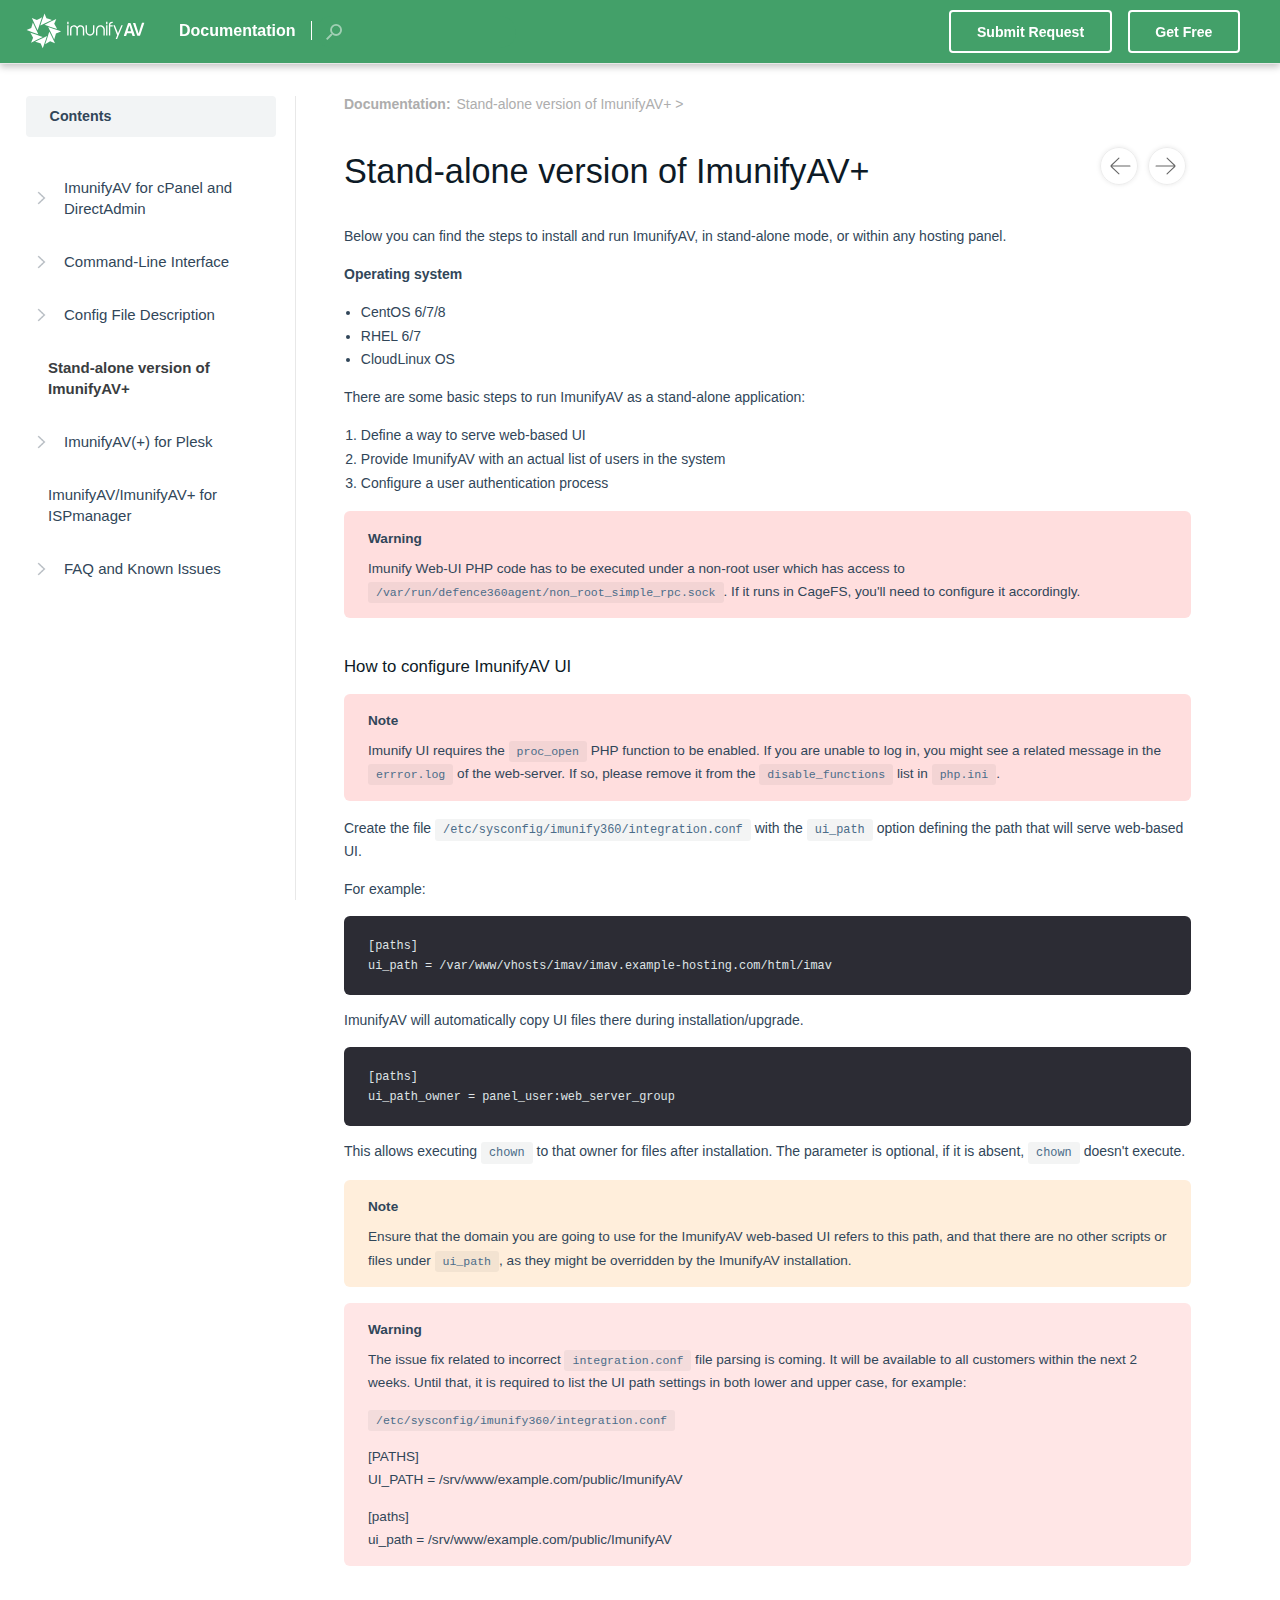
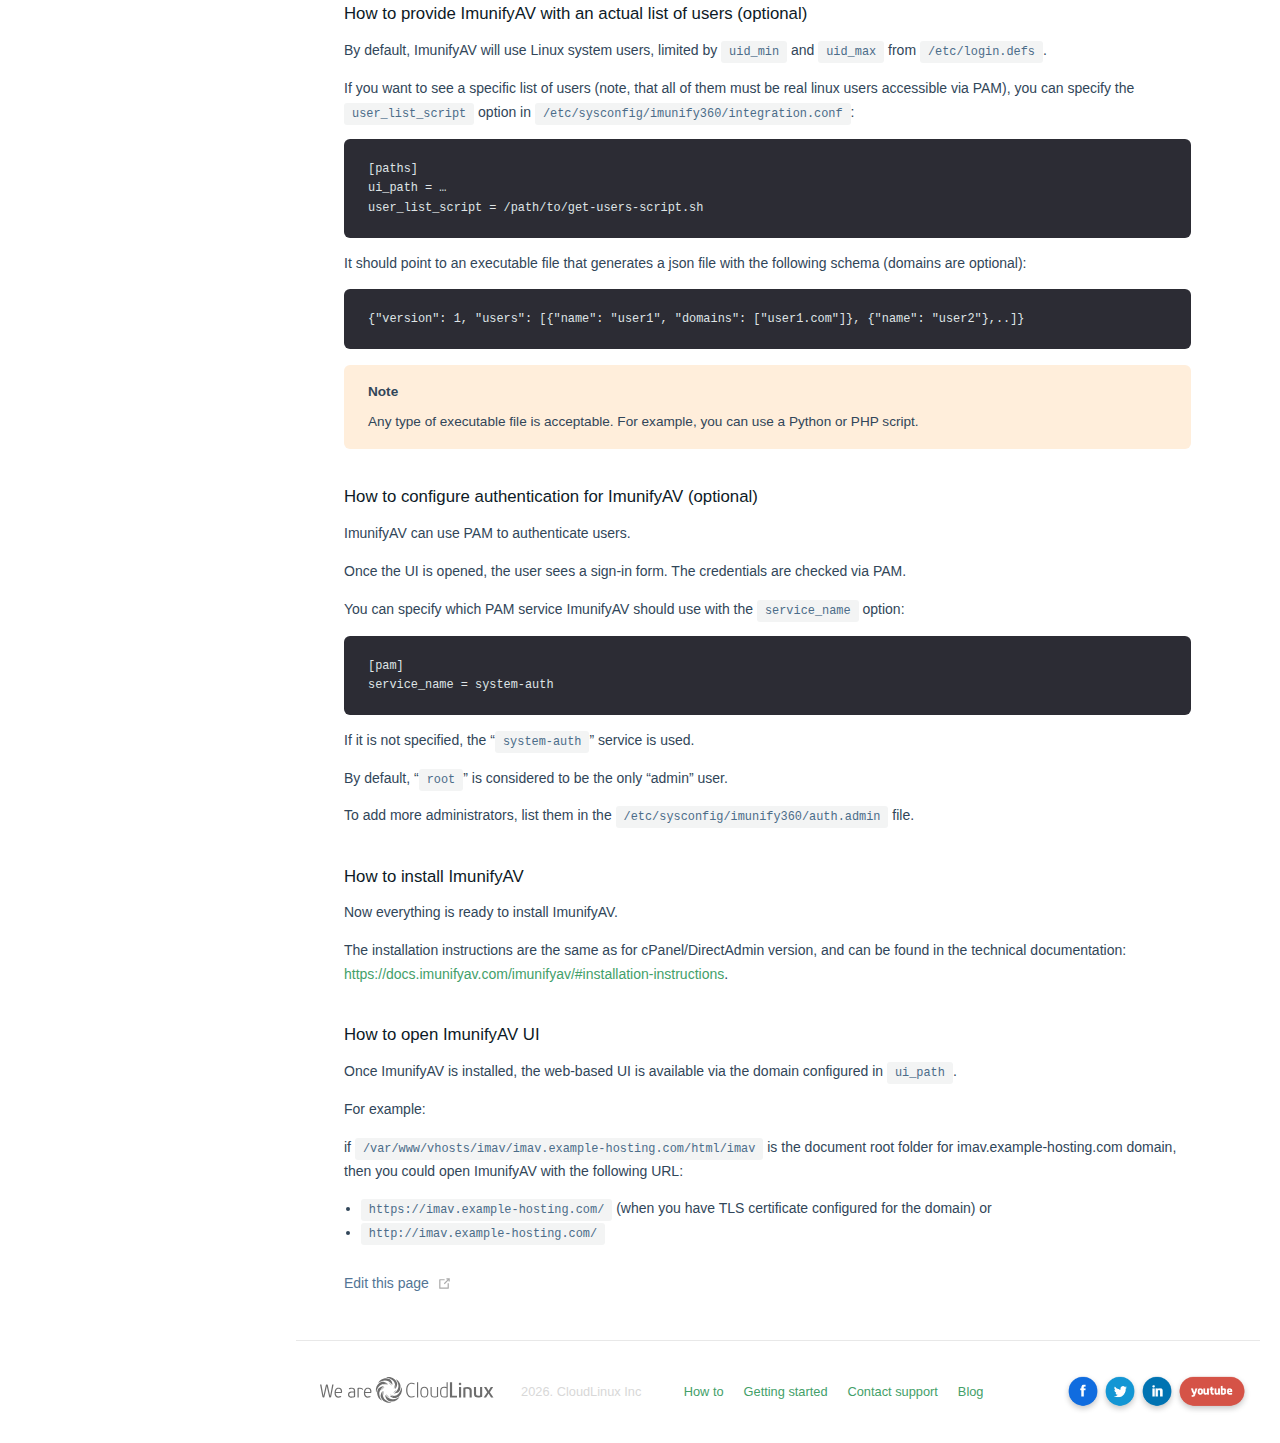
<file: stand_alone_mode/index.html>
<!DOCTYPE html>
<html lang="en-US">
  <head>
    <meta charset="utf-8">
    <meta name="viewport" content="width=device-width,initial-scale=1">
    <title>Stand-alone version of ImunifyAV+ | Documentation</title>
    <meta name="generator" content="VuePress 1.4.1">
    <link rel="icon" href="/favicon.ico">
    <meta name="description" content="Below you can find the steps to install and run ImunifyAV, in stand-alone mode, or within any hosting panel.">
    <meta name="twitter:title" content="Stand-alone version of ImunifyAV+">
    <meta name="twitter:description" content="Below you can find the steps to install and run ImunifyAV, in stand-alone mode, or within any hosting panel.">
    <meta name="twitter:card" content="summary">
    <meta name="twitter:url" content="https://docs.imunifyav.com/stand_alone_mode/">
    <meta property="og:type" content="article">
    <meta property="og:title" content="Stand-alone version of ImunifyAV+">
    <meta property="og:description" content="Below you can find the steps to install and run ImunifyAV, in stand-alone mode, or within any hosting panel.">
    <meta property="og:url" content="https://docs.imunifyav.com/stand_alone_mode/">
    <meta property="og:site_name" content="ImunifyAV Documentation">
    <meta itemprop="name" content="Stand-alone version of ImunifyAV+">
    <meta itemprop="description" content="Below you can find the steps to install and run ImunifyAV, in stand-alone mode, or within any hosting panel.">
    <link rel="preload" href="/assets/css/0.styles.c9915334.css" as="style"><link rel="preload" href="/assets/js/app.c928e7d5.js" as="script"><link rel="preload" href="/assets/js/4.a8525a3f.js" as="script"><link rel="preload" href="/assets/js/1.617ab414.js" as="script"><link rel="preload" href="/assets/js/29.b114d46e.js" as="script"><link rel="prefetch" href="/assets/js/10.74505444.js"><link rel="prefetch" href="/assets/js/11.0bbaf90d.js"><link rel="prefetch" href="/assets/js/12.52a69694.js"><link rel="prefetch" href="/assets/js/13.ec70c393.js"><link rel="prefetch" href="/assets/js/14.4d0ac389.js"><link rel="prefetch" href="/assets/js/15.c2c5fa34.js"><link rel="prefetch" href="/assets/js/16.785ad469.js"><link rel="prefetch" href="/assets/js/17.1a909581.js"><link rel="prefetch" href="/assets/js/18.97619647.js"><link rel="prefetch" href="/assets/js/19.aba410b3.js"><link rel="prefetch" href="/assets/js/20.07433b48.js"><link rel="prefetch" href="/assets/js/21.2c93ea93.js"><link rel="prefetch" href="/assets/js/22.3a5d533d.js"><link rel="prefetch" href="/assets/js/23.0e224b71.js"><link rel="prefetch" href="/assets/js/24.476417d0.js"><link rel="prefetch" href="/assets/js/25.9dc0ae1e.js"><link rel="prefetch" href="/assets/js/26.6ad82a30.js"><link rel="prefetch" href="/assets/js/27.c7dadfe2.js"><link rel="prefetch" href="/assets/js/28.4f8b1536.js"><link rel="prefetch" href="/assets/js/30.70d0546b.js"><link rel="prefetch" href="/assets/js/5.60f2135f.js"><link rel="prefetch" href="/assets/js/6.6a8339de.js"><link rel="prefetch" href="/assets/js/7.f392399e.js"><link rel="prefetch" href="/assets/js/8.41381cc7.js"><link rel="prefetch" href="/assets/js/9.1f7dd040.js"><link rel="prefetch" href="/assets/js/vendors~docsearch.38015cce.js">
    <link rel="stylesheet" href="/assets/css/0.styles.c9915334.css">
  </head>
  <body>
    <div id="app" data-server-rendered="true"><div class="theme-container"><header class="navbar"><div class="sidebar-button"><svg xmlns="http://www.w3.org/2000/svg" aria-hidden="true" role="img" viewBox="0 0 448 512" class="icon"><path fill="currentColor" d="M436 124H12c-6.627 0-12-5.373-12-12V80c0-6.627 5.373-12 12-12h424c6.627 0 12 5.373 12 12v32c0 6.627-5.373 12-12 12zm0 160H12c-6.627 0-12-5.373-12-12v-32c0-6.627 5.373-12 12-12h424c6.627 0 12 5.373 12 12v32c0 6.627-5.373 12-12 12zm0 160H12c-6.627 0-12-5.373-12-12v-32c0-6.627 5.373-12 12-12h424c6.627 0 12 5.373 12 12v32c0 6.627-5.373 12-12 12z"></path></svg></div> <a href="/" class="home-link router-link-active"><img src="/logo.svg" alt="Documentation" class="logo"> <span class="site-name site-name--documentation can-hide">Documentation</span></a> <form id="search-form" class="algolia-search-wrapper search-box"><input id="algolia-search-input" class="search-query"></form> <div class="links" style="max-width:nullpx;"><a href="https://cloudlinux.zendesk.com/hc/en-us/requests/new" target="_blank" class="btn">
      Submit Request
    </a> <a href="https://www.imunify360.com/antivirus" target="_blank" class="btn">
      Get Free
    </a> <nav class="nav-links can-hide"></nav></div></header> <div class="sidebar-mask"></div> <div class="sidebar"><nav class="nav-links"></nav>  <ul class="sidebar-links"><li><div class="sidebar-group first"><div class="sidebar-heading open"><span>Contents</span> <!----></div> <ul class="sidebar-group-items"><li><div class="sidebar-header sidebar-link"><div><a href="/imunifyav/" class="sidebar-link">ImunifyAV for cPanel and DirectAdmin</a></div></div><ul class="sidebar-sub-headers"><li class="collapsible sidebar-sub-header"><div class="sidebar-link-container"><a href="/imunifyav/#installation-guide" class="sidebar-link">Installation Guide</a></div><ul class="sidebar-sub-headers"><li class="sidebar-sub-header"><div><a href="/imunifyav/#requirements" class="sidebar-link">Requirements</a></div></li><li class="sidebar-sub-header"><div><a href="/imunifyav/#installation-instructions" class="sidebar-link">Installation Instructions</a></div></li><li class="sidebar-sub-header"><div><a href="/imunifyav/#update-instructions" class="sidebar-link">Update Instructions</a></div></li><li class="sidebar-sub-header"><div><a href="/imunifyav/#gradual-roll-out" class="sidebar-link">Gradual roll-out</a></div></li></ul></li><li class="collapsible sidebar-sub-header"><div class="sidebar-link-container"><a href="/imunifyav/#uninstall" class="sidebar-link">Uninstall</a></div><ul class="sidebar-sub-headers"><li class="sidebar-sub-header"><div><a href="/imunifyav/#how-to-uninstall-imunifyav" class="sidebar-link">How to uninstall ImunifyAV</a></div></li><li class="sidebar-sub-header"><div><a href="/imunifyav/#how-to-stop-imunifyav" class="sidebar-link">How to stop ImunifyAV</a></div></li></ul></li><li class="collapsible sidebar-sub-header"><div class="sidebar-link-container"><a href="/imunifyav/#localization" class="sidebar-link">Localization</a></div><ul class="sidebar-sub-headers"><li class="sidebar-sub-header"><div><a href="/imunifyav/#how-to-perform-a-translation-to-your-own-language-using-our-language-file" class="sidebar-link">How to perform a translation to your own language using our language file</a></div></li></ul></li><li class="collapsible sidebar-sub-header"><div class="sidebar-link-container"><a href="/imunifyav/#hoster-interface" class="sidebar-link">Hoster Interface</a></div><ul class="sidebar-sub-headers"><li class="sidebar-sub-header"><div><a href="/imunifyav/#users" class="sidebar-link">Users</a></div></li><li class="sidebar-sub-header"><div><a href="/imunifyav/#files" class="sidebar-link">Files</a></div></li><li class="sidebar-sub-header"><div><a href="/imunifyav/#scan" class="sidebar-link">Scan</a></div></li><li class="sidebar-sub-header"><div><a href="/imunifyav/#history" class="sidebar-link">History</a></div></li><li class="sidebar-sub-header"><div><a href="/imunifyav/#ignore-list" class="sidebar-link">Ignore List</a></div></li><li class="sidebar-sub-header"><div><a href="/imunifyav/#features-management" class="sidebar-link">Features Management</a></div></li><li class="sidebar-sub-header"><div><a href="/imunifyav/#reputation-management" class="sidebar-link">Reputation Management</a></div></li><li class="sidebar-sub-header"><div><a href="/imunifyav/#settings" class="sidebar-link">Settings</a></div></li><li class="sidebar-sub-header"><div><a href="/imunifyav/#upgrade" class="sidebar-link">Upgrade</a></div></li></ul></li><li class="collapsible sidebar-sub-header"><div class="sidebar-link-container"><a href="/imunifyav/#end-user-interface" class="sidebar-link">End User Interface</a></div><ul class="sidebar-sub-headers"><li class="sidebar-sub-header"><div><a href="/imunifyav/#files-2" class="sidebar-link">Files</a></div></li><li class="sidebar-sub-header"><div><a href="/imunifyav/#history-2" class="sidebar-link">History</a></div></li><li class="sidebar-sub-header"><div><a href="/imunifyav/#ignore-list-2" class="sidebar-link">Ignore List</a></div></li></ul></li><li class="collapsible sidebar-sub-header"><div class="sidebar-link-container"><a href="/imunifyav/#hooks" class="sidebar-link">Hooks</a></div><ul class="sidebar-sub-headers"><li class="sidebar-sub-header"><div><a href="/imunifyav/#overview" class="sidebar-link">Overview</a></div></li><li class="sidebar-sub-header"><div><a href="/imunifyav/#how-to-start-using-hooks" class="sidebar-link">How to start using hooks</a></div></li><li class="sidebar-sub-header"><div><a href="/imunifyav/#available-events-and-their-parameters" class="sidebar-link">Available events and their parameters</a></div></li><li class="sidebar-sub-header"><div><a href="/imunifyav/#hooks-cli" class="sidebar-link">Hooks CLI</a></div></li><li class="sidebar-sub-header"><div><a href="/imunifyav/#structure-and-examples-of-a-hook-script" class="sidebar-link">Structure and examples of a hook script</a></div></li></ul></li></ul></li><li><div class="sidebar-header sidebar-link"><div><a href="/cli/" class="sidebar-link">Command-Line Interface</a></div></div><ul class="sidebar-sub-headers"><li class="collapsible sidebar-sub-header"><div><a href="/cli/#add-sudouser" class="sidebar-link">Add-sudouser</a></div></li><li class="collapsible sidebar-sub-header"><div><a href="/cli/#checkdb" class="sidebar-link">Checkdb</a></div></li><li class="collapsible sidebar-sub-header"><div><a href="/cli/#check-domains" class="sidebar-link">Check-domains</a></div></li><li class="collapsible sidebar-sub-header"><div><a href="/cli/#config-update" class="sidebar-link">Config update</a></div></li><li class="collapsible sidebar-sub-header"><div><a href="/cli/#delete-sudouser" class="sidebar-link">Delete-sudouser</a></div></li><li class="collapsible sidebar-sub-header"><div><a href="/cli/#doctor" class="sidebar-link">Doctor</a></div></li><li class="collapsible sidebar-sub-header"><div><a href="/cli/#infected-domains" class="sidebar-link">Infected-domains</a></div></li><li class="collapsible sidebar-sub-header"><div><a href="/cli/#feature-management" class="sidebar-link">Feature-management</a></div></li><li class="collapsible sidebar-sub-header"><div><a href="/cli/#hooks" class="sidebar-link">Hooks</a></div></li><li class="collapsible sidebar-sub-header"><div><a href="/cli/#malware" class="sidebar-link">Malware</a></div></li><li class="collapsible sidebar-sub-header"><div><a href="/cli/#notifications-config" class="sidebar-link">Notifications config</a></div></li><li class="collapsible sidebar-sub-header"><div><a href="/cli/#register" class="sidebar-link">Register</a></div></li><li class="collapsible sidebar-sub-header"><div><a href="/cli/#rstatus" class="sidebar-link">Rstatus</a></div></li><li class="collapsible sidebar-sub-header"><div><a href="/cli/#start" class="sidebar-link">Start</a></div></li><li class="collapsible sidebar-sub-header"><div><a href="/cli/#unregister" class="sidebar-link">Unregister</a></div></li><li class="collapsible sidebar-sub-header"><div><a href="/cli/#update" class="sidebar-link">Update</a></div></li><li class="collapsible sidebar-sub-header"><div><a href="/cli/#update-license" class="sidebar-link">Update-license</a></div></li><li class="collapsible sidebar-sub-header"><div><a href="/cli/#version" class="sidebar-link">Version</a></div></li><li class="collapsible sidebar-sub-header"><div><a href="/cli/#how-to-apply-changes-from-cli" class="sidebar-link">How to apply changes from CLI</a></div></li></ul></li><li><div class="sidebar-header sidebar-link"><div><a href="/config_file_description/" class="sidebar-link">Config File Description</a></div></div><ul class="sidebar-sub-headers"></ul></li><li><div class="active"><a href="/stand_alone_mode/" class="active sidebar-link">Stand-alone version of ImunifyAV+</a></div></li><li><div class="sidebar-header sidebar-link"><div><a href="/imunifyav_for_plesk/" class="sidebar-link">ImunifyAV(+) for Plesk</a></div></div><ul class="sidebar-sub-headers"><li class="collapsible sidebar-sub-header"><div class="sidebar-link-container"><a href="/imunifyav_for_plesk/#general-overview" class="sidebar-link">General overview</a></div><ul class="sidebar-sub-headers"><li class="sidebar-sub-header"><div><a href="/imunifyav_for_plesk/#key-features" class="sidebar-link">Key features</a></div></li><li class="sidebar-sub-header"><div><a href="/imunifyav_for_plesk/#editions-available" class="sidebar-link">Editions available</a></div></li><li class="sidebar-sub-header"><div><a href="/imunifyav_for_plesk/#comparison-table" class="sidebar-link">Comparison table</a></div></li></ul></li><li class="collapsible sidebar-sub-header"><div class="sidebar-link-container"><a href="/imunifyav_for_plesk/#quick-introduction-for-server-admins" class="sidebar-link">Quick introduction for server admins</a></div><ul class="sidebar-sub-headers"><li class="sidebar-sub-header"><div><a href="/imunifyav_for_plesk/#premium-imunifyav-version-and-automatic-malware-cleanup" class="sidebar-link">Premium (ImunifyAV+) version and automatic malware cleanup</a></div></li><li class="sidebar-sub-header"><div><a href="/imunifyav_for_plesk/#video" class="sidebar-link">Video</a></div></li></ul></li><li class="collapsible sidebar-sub-header"><div><a href="/imunifyav_for_plesk/#quick-introduction-for-users" class="sidebar-link">Quick introduction for users</a></div></li><li class="collapsible sidebar-sub-header"><div class="sidebar-link-container"><a href="/imunifyav_for_plesk/#explanations" class="sidebar-link">Explanations</a></div><ul class="sidebar-sub-headers"><li class="sidebar-sub-header"><div><a href="/imunifyav_for_plesk/#explaining-the-domain-tab" class="sidebar-link">Explaining the Domain tab</a></div></li><li class="sidebar-sub-header"><div><a href="/imunifyav_for_plesk/#explaining-the-settings-tab" class="sidebar-link">Explaining the Settings tab</a></div></li><li class="sidebar-sub-header"><div><a href="/imunifyav_for_plesk/#how-to-activate-a-license-key-for-paid-versions" class="sidebar-link">How to activate a license key (for paid versions)</a></div></li><li class="sidebar-sub-header"><div><a href="/imunifyav_for_plesk/#how-the-antivirus-removes-malware" class="sidebar-link">How the Antivirus removes malware</a></div></li></ul></li><li class="collapsible sidebar-sub-header"><div class="sidebar-link-container"><a href="/imunifyav_for_plesk/#faq" class="sidebar-link">FAQ</a></div><ul class="sidebar-sub-headers"><li class="sidebar-sub-header"><div><a href="/imunifyav_for_plesk/#does-imunifyav-protect-websites" class="sidebar-link">Does ImunifyAV protect websites?</a></div></li><li class="sidebar-sub-header"><div><a href="/imunifyav_for_plesk/#my-websites-are-clean-what-to-do-next" class="sidebar-link">My websites are clean, what to do next?</a></div></li><li class="sidebar-sub-header"><div><a href="/imunifyav_for_plesk/#my-websites-are-infected-what-to-do-next" class="sidebar-link">My websites are infected, what to do next?</a></div></li><li class="sidebar-sub-header"><div><a href="/imunifyav_for_plesk/#what-to-do-when-antivirus-has-detected-malware-in-the-legitimate-file" class="sidebar-link">What to do when antivirus has detected malware in the legitimate file?</a></div></li><li class="sidebar-sub-header"><div><a href="/imunifyav_for_plesk/#how-to-speed-up-the-antivirus" class="sidebar-link">How to speed up the Antivirus?</a></div></li><li class="sidebar-sub-header"><div><a href="/imunifyav_for_plesk/#how-to-update-the-antivirus" class="sidebar-link">How to update the Antivirus?</a></div></li><li class="sidebar-sub-header"><div><a href="/imunifyav_for_plesk/#what-if-the-antivirus-has-not-detected-some-malicious-files" class="sidebar-link">What if the Antivirus has not detected some malicious files?</a></div></li><li class="sidebar-sub-header"><div><a href="/imunifyav_for_plesk/#where-can-i-find-the-imunifyav-log-file-on-plesk" class="sidebar-link">Where can I find the ImunifyAV log file on Plesk?</a></div></li><li class="sidebar-sub-header"><div><a href="/imunifyav_for_plesk/#dashboard-says-scan-failed-with-no-related-error-message" class="sidebar-link">Dashboard says &quot;scan failed&quot; with no related error message</a></div></li></ul></li><li class="collapsible sidebar-sub-header"><div class="sidebar-link-container"><a href="/imunifyav_for_plesk/#troubleshooting" class="sidebar-link">Troubleshooting</a></div><ul class="sidebar-sub-headers"><li class="sidebar-sub-header"><div><a href="/imunifyav_for_plesk/#i-payed-for-the-extension-but-it-is-not-yet-premium" class="sidebar-link">I payed for the extension, but it is not yet Premium</a></div></li><li class="sidebar-sub-header"><div><a href="/imunifyav_for_plesk/#i-click-the-scan-button-but-it-doesn-t-start-scanning" class="sidebar-link">I click the Scan button, but it doesn’t start scanning</a></div></li><li class="sidebar-sub-header"><div><a href="/imunifyav_for_plesk/#the-antivirus-doesn-t-cleanup-some-of-malicious-files" class="sidebar-link">The Antivirus doesn’t cleanup some of malicious files</a></div></li><li class="sidebar-sub-header"><div><a href="/imunifyav_for_plesk/#i-scheduled-re-scanning-for-today-but-it-does-not-start-at-specified-time" class="sidebar-link">I scheduled re-scanning for today but it does not start at specified time</a></div></li><li class="sidebar-sub-header"><div><a href="/imunifyav_for_plesk/#when-i-click-the-scan-all-button-the-websites-start-scanning-in-random-order" class="sidebar-link">When I click the Scan All button the websites start scanning in random order</a></div></li><li class="sidebar-sub-header"><div><a href="/imunifyav_for_plesk/#when-i-click-scan-or-clean-it-fails" class="sidebar-link">When I click Scan or Clean it fails</a></div></li><li class="sidebar-sub-header"><div><a href="/imunifyav_for_plesk/#problem-with-websites-cleanup" class="sidebar-link">Problem with websites cleanup</a></div></li></ul></li><li class="collapsible sidebar-sub-header"><div><a href="/imunifyav_for_plesk/#removing-imunifyav-for-plesk" class="sidebar-link">Removing ImunifyAV for Plesk</a></div></li><li class="collapsible sidebar-sub-header"><div class="sidebar-link-container"><a href="/imunifyav_for_plesk/#extension-diagnostics" class="sidebar-link">Extension diagnostics</a></div><ul class="sidebar-sub-headers"><li class="sidebar-sub-header"><div><a href="/imunifyav_for_plesk/#how-to-collect-plesk-debug-log" class="sidebar-link">How to collect Plesk debug log</a></div></li></ul></li></ul></li><li><div><a href="/imunifyav_for_ispmanager/" class="sidebar-link">ImunifyAV/ImunifyAV+ for ISPmanager</a></div></li><li><div class="sidebar-header sidebar-link"><div><a href="/faq_and_known_issues/" class="sidebar-link">FAQ and Known Issues</a></div></div><ul class="sidebar-sub-headers"></ul></li></ul></div></li></ul> </div> <div class="page"> <div class="breadcrumb-wrapper page-breadcrumb" data-v-5e0e0acf><span class="breadcrumb-title" data-v-5e0e0acf>Documentation:</span> <a href="/stand_alone_mode/" class="breadcrumb router-link-exact-active router-link-active" data-v-5e0e0acf>
    Stand-alone version of ImunifyAV+
  </a></div> <div class="page-nav-wrapper"><div class="page-nav"><a href="/config_file_description/" class="nav-arrow left"></a> <a href="/imunifyav_for_plesk/" class="nav-arrow right"></a></div></div> <div class="content content__default"><h1 id="stand-alone-version-of-imunifyav"><a href="#stand-alone-version-of-imunifyav" aria-hidden="true" class="header-anchor">#</a> Stand-alone version of ImunifyAV+</h1> <p>Below you can find the steps to install and run ImunifyAV, in stand-alone mode, or within any hosting panel.</p> <p><strong>Operating system</strong></p> <ul><li>CentOS 6/7/8</li> <li>RHEL 6/7</li> <li>CloudLinux OS</li></ul> <p>There are some basic steps to run ImunifyAV as a stand-alone application:</p> <ol><li>Define a way to serve web-based UI</li> <li>Provide ImunifyAV with an actual list of users in the system</li> <li>Configure a user authentication process</li></ol> <div class="warning custom-block"><p class="custom-block-title">Warning</p><p>Imunify Web-UI PHP code has to be executed under a non-root user which has access to <code>/var/run/defence360agent/non_root_simple_rpc.sock</code>. If it runs in CageFS, you'll need to configure it accordingly.</p></div><h4 id="how-to-configure-imunifyav-ui"><a href="#how-to-configure-imunifyav-ui" aria-hidden="true" class="header-anchor">#</a> How to configure ImunifyAV UI</h4> <div class="warning custom-block"><p class="custom-block-title">Note</p><p>Imunify UI requires the <code>proc_open</code> PHP function to be enabled. If you are unable to log in, you might see a related message in the <code>errror.log</code> of the web-server.
If so, please remove it from the <code>disable_functions</code> list in <code>php.ini</code>.</p></div><p>Create the file <code>/etc/sysconfig/imunify360/integration.conf</code> with the <code>ui_path</code> option defining the path that will serve web-based UI.</p> <p>For example:</p> <div class="language- extra-class"><pre class="language-text"><code>[paths]
ui_path = /var/www/vhosts/imav/imav.example-hosting.com/html/imav
</code></pre></div><p>ImunifyAV will automatically copy UI files there during installation/upgrade.</p> <div class="language- extra-class"><pre class="language-text"><code>[paths]
ui_path_owner = panel_user:web_server_group
</code></pre></div><p>This allows executing <code>chown</code> to that owner for files after installation. The parameter is optional, if it is absent, <code>chown</code> doesn't execute.</p> <div class="tip custom-block"><p class="custom-block-title">Note</p><p>Ensure that the domain you are going to use for the ImunifyAV web-based UI refers to this path, and that there are no other scripts or files under <code>ui_path</code>, as they might be overridden by the ImunifyAV installation.</p></div><div class="danger custom-block"><p class="custom-block-title">Warning</p><p>The issue fix related to incorrect <code>integration.conf</code> file parsing is coming. It will be available to all customers within the next 2 weeks.
Until that, it is required to list the UI path settings in both lower and upper case, for example:</p> <p><code>/etc/sysconfig/imunify360/integration.conf</code></p> <p>[PATHS]<br>
UI_PATH = /srv/www/example.com/public/ImunifyAV</p> <p>[paths]<br>
ui_path = /srv/www/example.com/public/ImunifyAV</p></div><h4 id="how-to-provide-imunifyav-with-an-actual-list-of-users-optional"><a href="#how-to-provide-imunifyav-with-an-actual-list-of-users-optional" aria-hidden="true" class="header-anchor">#</a> How to provide ImunifyAV with an actual list of users (optional)</h4> <p>By default, ImunifyAV will use Linux system users, limited by <code>uid_min</code> and <code>uid_max</code> from <code>/etc/login.defs</code>.</p> <p>If you want to see a specific list of users (note, that all of them must be real linux users accessible via PAM), you can specify the <code>user_list_script</code> option in <code>/etc/sysconfig/imunify360/integration.conf</code>:</p> <div class="language- extra-class"><pre class="language-text"><code>[paths]
ui_path = …
user_list_script = /path/to/get-users-script.sh
</code></pre></div><p>It should point to an executable file that generates a json file with the following schema (domains are optional):</p> <div class="language- extra-class"><pre class="language-text"><code>{&quot;version&quot;: 1, &quot;users&quot;: [{&quot;name&quot;: &quot;user1&quot;, &quot;domains&quot;: [&quot;user1.com&quot;]}, {&quot;name&quot;: &quot;user2&quot;},..]}
</code></pre></div><div class="tip custom-block"><p class="custom-block-title">Note</p><p>Any type of executable file is acceptable. For example, you can use a Python or PHP script.</p></div><h4 id="how-to-configure-authentication-for-imunifyav-optional"><a href="#how-to-configure-authentication-for-imunifyav-optional" aria-hidden="true" class="header-anchor">#</a> How to configure authentication for ImunifyAV (optional)</h4> <p>ImunifyAV can use PAM to authenticate users.</p> <p>Once the UI is opened, the user sees a sign-in form. The credentials are checked via PAM.</p> <p>You can specify which PAM service ImunifyAV should use with the <code>service_name</code> option:</p> <div class="language- extra-class"><pre class="language-text"><code>[pam]
service_name = system-auth
</code></pre></div><p>If it is not specified, the “<code>system-auth</code>” service is used.</p> <p>By default, “<code>root</code>” is considered to be the only “admin” user.</p> <p>To add more administrators, list them in the <code>/etc/sysconfig/imunify360/auth.admin</code> file.</p> <h4 id="how-to-install-imunifyav"><a href="#how-to-install-imunifyav" aria-hidden="true" class="header-anchor">#</a> How to install ImunifyAV</h4> <p>Now everything is ready to install ImunifyAV.</p> <p>The installation instructions are the same as for cPanel/DirectAdmin version, and can be found in the technical documentation: <a href="/imunifyav/#installation-instructions">https://docs.imunifyav.com/imunifyav/#installation-instructions</a>.</p> <h4 id="how-to-open-imunifyav-ui"><a href="#how-to-open-imunifyav-ui" aria-hidden="true" class="header-anchor">#</a> How to open ImunifyAV UI</h4> <p>Once ImunifyAV is installed, the web-based UI is available via the domain configured in <code>ui_path</code>.</p> <p>For example:</p> <p>if <code>/var/www/vhosts/imav/imav.example-hosting.com/html/imav</code> is the document root folder for imav.example-hosting.com domain, then you could open ImunifyAV with the following URL:</p> <ul><li><code>https://imav.example-hosting.com/</code> (when you have TLS certificate configured for the domain)
or</li> <li><code>http://imav.example-hosting.com/</code></li></ul></div> <div class="page-edit"><div class="edit-link"><a href="https://github.com/cloudlinux/imunifyav-doc/edit/dev/docs/stand_alone_mode/README.md" target="_blank" rel="noopener noreferrer">Edit this page</a> <svg xmlns="http://www.w3.org/2000/svg" aria-hidden="true" x="0px" y="0px" viewBox="0 0 100 100" width="15" height="15" class="icon outbound"><path fill="currentColor" d="M18.8,85.1h56l0,0c2.2,0,4-1.8,4-4v-32h-8v28h-48v-48h28v-8h-32l0,0c-2.2,0-4,1.8-4,4v56C14.8,83.3,16.6,85.1,18.8,85.1z"></path> <polygon fill="currentColor" points="45.7,48.7 51.3,54.3 77.2,28.5 77.2,37.2 85.2,37.2 85.2,14.9 62.8,14.9 62.8,22.9 71.5,22.9"></polygon></svg></div> <!----></div> <div class="back-to-top" data-v-5366e0dd><a href="/stand_alone_mode/#app" class="nav-arrow top back-to-top__link" data-v-5366e0dd></a></div> </div> <div class="footer" data-v-20b89de8><div data-v-20b89de8><a href="https://cloudlinux.com" data-v-20b89de8><img src="/assets/img/we-are-cloudlinux.783ed390.svg" alt="We are Cloudlinux" data-v-20b89de8></a></div> <div class="footer-company-title" data-v-20b89de8>2020. CloudLinux Inc</div> <div data-v-20b89de8><div data-v-20b89de8><a href="https://cloudlinux.zendesk.com/hc/sections/115001344329-How-do-I" target="_blank" data-v-20b89de8>How to</a></div><div data-v-20b89de8><a href="https://www.imunify360.com/antivirus" target="_blank" data-v-20b89de8>Getting started</a></div><div data-v-20b89de8><a href="https://cloudlinux.zendesk.com/hc/requests/new" target="_blank" data-v-20b89de8>Contact support</a></div><div data-v-20b89de8><a href="https://www.imunify360.com/blog" target="_blank" data-v-20b89de8>Blog</a></div></div> <div class="social" data-v-20b89de8><span class="footer-social-text" data-v-20b89de8></span> <a href="https://www.facebook.com/imunify360/" target="_blank" data-v-20b89de8><img src="/fb.png" class="footer-social-logo" data-v-20b89de8></a><a href="https://twitter.com/imunify360/" target="_blank" data-v-20b89de8><img src="/tw.png" class="footer-social-logo" data-v-20b89de8></a><a href="https://linkedin.com/company/cloudlinux" target="_blank" data-v-20b89de8><img src="/in.png" class="footer-social-logo" data-v-20b89de8></a><a href="https://www.youtube.com/channel/UCcW6dDJjcy41c7Hl_5LdLZQ" target="_blank" data-v-20b89de8><img src="/ytube.png" class="footer-social-logo" data-v-20b89de8></a></div></div> <!----></div><div class="global-ui"></div></div>
    <script src="/assets/js/app.c928e7d5.js" defer></script><script src="/assets/js/4.a8525a3f.js" defer></script><script src="/assets/js/1.617ab414.js" defer></script><script src="/assets/js/29.b114d46e.js" defer></script>
  </body>
</html>
</file>
<file: assets/css/0.styles.c9915334.css>
.icon.outbound{color:#aaa;display:inline-block;vertical-align:middle;position:relative;top:-1px}.home{padding:4rem 2rem 0;max-width:960px;margin:0 auto}.home .hero{text-align:center}.home .hero img{max-height:280px;display:block;margin:3rem auto 1.5rem}.home .hero h1{font-size:3rem}.home .hero .action,.home .hero .description,.home .hero h1{margin:1.8rem auto}.home .hero .description{max-width:35rem;font-size:1.6rem;line-height:1.3;color:#6f91b0}.home .hero .action-button{display:inline-block;font-size:1.2rem;color:#fff;background-color:#43a069;padding:.8rem 1.6rem;border-radius:4px;transition:background-color .1s ease;box-sizing:border-box;border-bottom:1px solid #3c905e}.home .hero .action-button:hover{background-color:#4bb476}.home .features{border-top:1px solid #e8e8e8;padding:1.2rem 0;margin-top:2.5rem;display:flex;flex-wrap:wrap;align-items:flex-start;align-content:stretch;justify-content:space-between}.home .feature{flex-grow:1;flex-basis:30%;max-width:30%}.home .feature h2{font-size:1.4rem;font-weight:500;border-bottom:none;padding-bottom:0;color:#3e5971}.home .feature p{color:#527595}.home .footer{padding:2.5rem;border-top:1px solid #e8e8e8;text-align:center;color:#527595}@media (max-width:719px){.home .features{flex-direction:column}.home .feature{max-width:100%;padding:0 2.5rem}}@media (max-width:419px){.home{padding-left:1.5rem;padding-right:1.5rem}.home .hero img{max-height:210px;margin:2rem auto 1.2rem}.home .hero h1{font-size:2rem}.home .hero .action,.home .hero .description,.home .hero h1{margin:1.2rem auto}.home .hero .description{font-size:1.2rem}.home .hero .action-button{font-size:1rem;padding:.6rem 1.2rem}.home .feature h2{font-size:1.25rem}}.sidebar-button{color:#fff;display:none;width:1.25rem;height:1.25rem;position:absolute;padding:.6rem;top:.6rem;left:1rem}.sidebar-button .icon{display:block;width:1.25rem;height:1.25rem}@media (max-width:719px){.sidebar-button{display:block}}.algolia-search-wrapper>span{vertical-align:middle}.algolia-search-wrapper .algolia-autocomplete{line-height:normal}.algolia-search-wrapper .algolia-autocomplete .ds-dropdown-menu{background-color:#fff;border:1px solid #999;border-radius:4px;font-size:16px;margin:6px 0 0;padding:4px;text-align:left}.algolia-search-wrapper .algolia-autocomplete .ds-dropdown-menu:before{border-color:#999}.algolia-search-wrapper .algolia-autocomplete .ds-dropdown-menu [class*=ds-dataset-]{border:none;padding:0}.algolia-search-wrapper .algolia-autocomplete .ds-dropdown-menu .ds-suggestions{margin-top:0}.algolia-search-wrapper .algolia-autocomplete .ds-dropdown-menu .ds-suggestion{border-bottom:1px solid #e8e8e8}.algolia-search-wrapper .algolia-autocomplete .algolia-docsearch-suggestion--highlight{color:#2c815b}.algolia-search-wrapper .algolia-autocomplete .algolia-docsearch-suggestion{border-color:#e8e8e8;padding:0}.algolia-search-wrapper .algolia-autocomplete .algolia-docsearch-suggestion .algolia-docsearch-suggestion--category-header{padding:5px 10px;margin-top:0;background:#43a069;color:#fff;font-weight:600}.algolia-search-wrapper .algolia-autocomplete .algolia-docsearch-suggestion .algolia-docsearch-suggestion--category-header .algolia-docsearch-suggestion--highlight{background:hsla(0,0%,100%,.6)}.algolia-search-wrapper .algolia-autocomplete .algolia-docsearch-suggestion .algolia-docsearch-suggestion--wrapper{padding:0}.algolia-search-wrapper .algolia-autocomplete .algolia-docsearch-suggestion .algolia-docsearch-suggestion--title{font-weight:600;margin-bottom:0;color:#314659}.algolia-search-wrapper .algolia-autocomplete .algolia-docsearch-suggestion .algolia-docsearch-suggestion--subcategory-column{vertical-align:top;padding:5px 7px 5px 5px;border-color:#e8e8e8;background:#f1f3f5}.algolia-search-wrapper .algolia-autocomplete .algolia-docsearch-suggestion .algolia-docsearch-suggestion--subcategory-column:after{display:none}.algolia-search-wrapper .algolia-autocomplete .algolia-docsearch-suggestion .algolia-docsearch-suggestion--subcategory-column-text{color:#555}.algolia-search-wrapper .algolia-autocomplete .algolia-docsearch-footer{border-color:#e8e8e8}.algolia-search-wrapper .algolia-autocomplete .ds-cursor .algolia-docsearch-suggestion--content{background-color:#e7edf3!important;color:#314659}@media (min-width:719px){.algolia-search-wrapper .algolia-autocomplete .algolia-docsearch-suggestion .algolia-docsearch-suggestion--subcategory-column{float:none;width:150px;min-width:150px;display:table-cell}.algolia-search-wrapper .algolia-autocomplete .algolia-docsearch-suggestion .algolia-docsearch-suggestion--content{float:none;display:table-cell;width:100%;vertical-align:top}.algolia-search-wrapper .algolia-autocomplete .algolia-docsearch-suggestion .ds-dropdown-menu{min-width:515px!important}}@media (max-width:719px){.algolia-search-wrapper .ds-dropdown-menu{min-width:calc(100vw - 4rem)!important;max-width:calc(100vw - 4rem)!important}.algolia-search-wrapper .algolia-docsearch-suggestion--wrapper{padding:5px 7px 5px 5px!important}.algolia-search-wrapper .algolia-docsearch-suggestion--subcategory-column{padding:0!important;background:#fff!important}.algolia-search-wrapper .algolia-docsearch-suggestion--subcategory-column-text:after{content:" > ";font-size:10px;line-height:14.4px;display:inline-block;width:5px;margin:-3px 3px 0;vertical-align:middle}}.search-box{display:inline-block;position:relative;margin-right:1rem}.search-box input{opacity:.5;cursor:text;width:10rem;color:#fff;display:inline-block;border:none;border-radius:2rem;font-size:.9rem;line-height:2rem;padding:0 .5rem 0 2rem;outline:none;transition:all .2s ease;background:#43a069 url(/assets/img/search.05882e25.svg) .6rem .5rem no-repeat;background-size:1rem}.search-box input:focus{cursor:auto;border-color:#fff}.search-box .suggestions{background:#fff;width:20rem;position:absolute;top:1.5rem;border:1px solid #d1d1d1;border-radius:6px;padding:.4rem;list-style-type:none}.search-box .suggestions.align-right{right:0}.search-box .suggestion{line-height:1.4;padding:.4rem .6rem;border-radius:4px;cursor:pointer}.search-box .suggestion a{white-space:normal;color:#6388a9}.search-box .suggestion a .page-title{font-weight:600}.search-box .suggestion a .header{font-size:.9em;margin-left:.25em}.search-box .suggestion.focused{background-color:#f3f4f5}.search-box .suggestion.focused a{color:#43a069}@media (max-width:959px){.search-box input{cursor:pointer;width:0;border-color:transparent;position:relative}.search-box input:focus{cursor:text;left:0;width:10rem}}@media (max-width:959px) and (min-width:719px){.search-box .suggestions{left:0}}@media (max-width:719px){.search-box{margin-right:0}.search-box input{left:1rem}.search-box .suggestions{right:0}}@media (max-width:419px){.search-box .suggestions{width:calc(100vw - 4rem)}.search-box input:focus{width:8rem}}.badge[data-v-17014d78]{display:inline-block;font-size:14px;height:18px;line-height:18px;border-radius:3px;padding:0 6px;color:#fff}.badge.green[data-v-17014d78],.badge.tip[data-v-17014d78],.badge[data-v-17014d78]{background-color:#42b983}.badge.error[data-v-17014d78]{background-color:#da5961}.badge.warn[data-v-17014d78],.badge.warning[data-v-17014d78],.badge.yellow[data-v-17014d78]{background-color:#e7c000}.badge+.badge[data-v-17014d78]{margin-left:5px}.searchbox{display:inline-block;position:relative;width:200px;height:32px!important;white-space:nowrap;box-sizing:border-box;visibility:visible!important}.searchbox .algolia-autocomplete{display:block;width:100%;height:100%}.searchbox__wrapper{width:100%;height:100%;z-index:999;position:relative}.searchbox__input{display:inline-block;box-sizing:border-box;transition:box-shadow .4s ease,background .4s ease;border:0;border-radius:16px;box-shadow:inset 0 0 0 1px #ccc;background:#fff!important;padding:0 26px 0 32px;width:100%;height:100%;vertical-align:middle;white-space:normal;font-size:12px;-webkit-appearance:none;-moz-appearance:none;appearance:none}.searchbox__input::-webkit-search-cancel-button,.searchbox__input::-webkit-search-decoration,.searchbox__input::-webkit-search-results-button,.searchbox__input::-webkit-search-results-decoration{display:none}.searchbox__input:hover{box-shadow:inset 0 0 0 1px #b3b3b3}.searchbox__input:active,.searchbox__input:focus{outline:0;box-shadow:inset 0 0 0 1px #aaa;background:#fff}.searchbox__input::-webkit-input-placeholder{color:#aaa}.searchbox__input:-ms-input-placeholder{color:#aaa}.searchbox__input::-ms-input-placeholder{color:#aaa}.searchbox__input::-moz-placeholder{color:#aaa}.searchbox__input::placeholder{color:#aaa}.searchbox__submit{position:absolute;top:0;margin:0;border:0;border-radius:16px 0 0 16px;background-color:rgba(69,142,225,0);padding:0;width:32px;height:100%;vertical-align:middle;text-align:center;font-size:inherit;-webkit-user-select:none;-moz-user-select:none;-ms-user-select:none;user-select:none;right:inherit;left:0}.searchbox__submit:before{display:inline-block;margin-right:-4px;height:100%;vertical-align:middle;content:""}.searchbox__submit:active,.searchbox__submit:hover{cursor:pointer}.searchbox__submit:focus{outline:0}.searchbox__submit svg{width:14px;height:14px;vertical-align:middle;fill:#6d7e96}.searchbox__reset{display:block;position:absolute;top:8px;right:8px;margin:0;border:0;background:none;cursor:pointer;padding:0;font-size:inherit;-webkit-user-select:none;-moz-user-select:none;-ms-user-select:none;user-select:none;fill:rgba(0,0,0,.5)}.searchbox__reset.hide{display:none}.searchbox__reset:focus{outline:0}.searchbox__reset svg{display:block;margin:4px;width:8px;height:8px}.searchbox__input:valid~.searchbox__reset{display:block;-webkit-animation-name:sbx-reset-in;animation-name:sbx-reset-in;-webkit-animation-duration:.15s;animation-duration:.15s}@-webkit-keyframes sbx-reset-in{0%{transform:translate3d(-20%,0,0);opacity:0}to{transform:none;opacity:1}}@keyframes sbx-reset-in{0%{transform:translate3d(-20%,0,0);opacity:0}to{transform:none;opacity:1}}.algolia-autocomplete.algolia-autocomplete-right .ds-dropdown-menu{right:0!important;left:inherit!important}.algolia-autocomplete.algolia-autocomplete-right .ds-dropdown-menu:before{right:48px}.algolia-autocomplete.algolia-autocomplete-left .ds-dropdown-menu{left:0!important;right:inherit!important}.algolia-autocomplete.algolia-autocomplete-left .ds-dropdown-menu:before{left:48px}.algolia-autocomplete .ds-dropdown-menu{top:-6px;border-radius:4px;margin:6px 0 0;padding:0;text-align:left;height:auto;position:relative;background:transparent;border:none;z-index:999;max-width:600px;min-width:500px;box-shadow:0 1px 0 0 rgba(0,0,0,.2),0 2px 3px 0 rgba(0,0,0,.1)}.algolia-autocomplete .ds-dropdown-menu:before{display:block;position:absolute;content:"";width:14px;height:14px;background:#fff;z-index:1000;top:-7px;border-top:1px solid #d9d9d9;border-right:1px solid #d9d9d9;transform:rotate(-45deg);border-radius:2px}.algolia-autocomplete .ds-dropdown-menu .ds-suggestions{position:relative;z-index:1000;margin-top:8px}.algolia-autocomplete .ds-dropdown-menu .ds-suggestions a:hover{text-decoration:none}.algolia-autocomplete .ds-dropdown-menu .ds-suggestion{cursor:pointer}.algolia-autocomplete .ds-dropdown-menu .ds-suggestion.ds-cursor .algolia-docsearch-suggestion.suggestion-layout-simple,.algolia-autocomplete .ds-dropdown-menu .ds-suggestion.ds-cursor .algolia-docsearch-suggestion:not(.suggestion-layout-simple) .algolia-docsearch-suggestion--content{background-color:rgba(69,142,225,.05)}.algolia-autocomplete .ds-dropdown-menu [class^=ds-dataset-]{position:relative;border:1px solid #d9d9d9;background:#fff;border-radius:4px;overflow:auto;padding:0 8px 8px}.algolia-autocomplete .ds-dropdown-menu *{box-sizing:border-box}.algolia-autocomplete .algolia-docsearch-suggestion{display:block;position:relative;padding:0 8px;background:#fff;color:#02060c;overflow:hidden}.algolia-autocomplete .algolia-docsearch-suggestion--highlight{color:#174d8c;background:rgba(143,187,237,.1);padding:.1em .05em}.algolia-autocomplete .algolia-docsearch-suggestion--category-header .algolia-docsearch-suggestion--category-header-lvl0 .algolia-docsearch-suggestion--highlight,.algolia-autocomplete .algolia-docsearch-suggestion--category-header .algolia-docsearch-suggestion--category-header-lvl1 .algolia-docsearch-suggestion--highlight,.algolia-autocomplete .algolia-docsearch-suggestion--text .algolia-docsearch-suggestion--highlight{padding:0 0 1px;background:inherit;box-shadow:inset 0 -2px 0 0 rgba(69,142,225,.8);color:inherit}.algolia-autocomplete .algolia-docsearch-suggestion--content{display:block;float:right;width:70%;position:relative;padding:5.33333px 0 5.33333px 10.66667px;cursor:pointer}.algolia-autocomplete .algolia-docsearch-suggestion--content:before{content:"";position:absolute;display:block;top:0;height:100%;width:1px;background:#ddd;left:-1px}.algolia-autocomplete .algolia-docsearch-suggestion--category-header{position:relative;border-bottom:1px solid #ddd;display:none;margin-top:8px;padding:4px 0;font-size:1em;color:#33363d}.algolia-autocomplete .algolia-docsearch-suggestion--wrapper{width:100%;float:left;padding:8px 0 0}.algolia-autocomplete .algolia-docsearch-suggestion--subcategory-column{float:left;width:30%;text-align:right;position:relative;padding:5.33333px 10.66667px;color:#a4a7ae;font-size:.9em;word-wrap:break-word}.algolia-autocomplete .algolia-docsearch-suggestion--subcategory-column:before{content:"";position:absolute;display:block;top:0;height:100%;width:1px;background:#ddd;right:0}.algolia-autocomplete .algolia-docsearch-suggestion--subcategory-inline{display:none}.algolia-autocomplete .algolia-docsearch-suggestion--title{margin-bottom:4px;color:#02060c;font-size:.9em;font-weight:700}.algolia-autocomplete .algolia-docsearch-suggestion--text{display:block;line-height:1.2em;font-size:.85em;color:#63676d}.algolia-autocomplete .algolia-docsearch-suggestion--no-results{width:100%;padding:8px 0;text-align:center;font-size:1.2em}.algolia-autocomplete .algolia-docsearch-suggestion--no-results:before{display:none}.algolia-autocomplete .algolia-docsearch-suggestion code{padding:1px 5px;font-size:90%;border:none;color:#222;background-color:#ebebeb;border-radius:3px;font-family:Menlo,Monaco,Consolas,Courier New,monospace}.algolia-autocomplete .algolia-docsearch-suggestion code .algolia-docsearch-suggestion--highlight{background:none}.algolia-autocomplete .algolia-docsearch-suggestion.algolia-docsearch-suggestion__main .algolia-docsearch-suggestion--category-header,.algolia-autocomplete .algolia-docsearch-suggestion.algolia-docsearch-suggestion__secondary{display:block}@media (min-width:768px){.algolia-autocomplete .algolia-docsearch-suggestion .algolia-docsearch-suggestion--subcategory-column{display:block}}@media (max-width:768px){.algolia-autocomplete .algolia-docsearch-suggestion .algolia-docsearch-suggestion--subcategory-column{display:inline-block;width:auto;float:left;padding:0;color:#02060c;font-size:.9em;font-weight:700;text-align:left;opacity:.5}.algolia-autocomplete .algolia-docsearch-suggestion .algolia-docsearch-suggestion--subcategory-column:before{display:none}.algolia-autocomplete .algolia-docsearch-suggestion .algolia-docsearch-suggestion--subcategory-column:after{content:"|"}.algolia-autocomplete .algolia-docsearch-suggestion .algolia-docsearch-suggestion--content{display:inline-block;width:auto;text-align:left;float:left;padding:0}.algolia-autocomplete .algolia-docsearch-suggestion .algolia-docsearch-suggestion--content:before{display:none}}.algolia-autocomplete .suggestion-layout-simple.algolia-docsearch-suggestion{border-bottom:1px solid #eee;padding:8px;margin:0}.algolia-autocomplete .suggestion-layout-simple .algolia-docsearch-suggestion--content{width:100%;padding:0}.algolia-autocomplete .suggestion-layout-simple .algolia-docsearch-suggestion--content:before{display:none}.algolia-autocomplete .suggestion-layout-simple .algolia-docsearch-suggestion--category-header{margin:0;padding:0;display:block;width:100%;border:none}.algolia-autocomplete .suggestion-layout-simple .algolia-docsearch-suggestion--category-header-lvl0,.algolia-autocomplete .suggestion-layout-simple .algolia-docsearch-suggestion--category-header-lvl1{opacity:.6;font-size:.85em}.algolia-autocomplete .suggestion-layout-simple .algolia-docsearch-suggestion--category-header-lvl1:before{background-image:url('data:image/svg+xml;utf8,<svg width="10" height="10" viewBox="0 0 20 38" xmlns="http://www.w3.org/2000/svg"><path d="M1.49 4.31l14 16.126.002-2.624-14 16.074-1.314 1.51 3.017 2.626 1.313-1.508 14-16.075 1.142-1.313-1.14-1.313-14-16.125L3.2.18.18 2.8l1.31 1.51z" fill-rule="evenodd" fill="%231D3657" /></svg>');content:"";width:10px;height:10px;display:inline-block}.algolia-autocomplete .suggestion-layout-simple .algolia-docsearch-suggestion--wrapper{width:100%;float:left;margin:0;padding:0}.algolia-autocomplete .suggestion-layout-simple .algolia-docsearch-suggestion--duplicate-content,.algolia-autocomplete .suggestion-layout-simple .algolia-docsearch-suggestion--subcategory-inline{display:none!important}.algolia-autocomplete .suggestion-layout-simple .algolia-docsearch-suggestion--title{margin:0;color:#458ee1;font-size:.9em;font-weight:400}.algolia-autocomplete .suggestion-layout-simple .algolia-docsearch-suggestion--title:before{content:"#";font-weight:700;color:#458ee1;display:inline-block}.algolia-autocomplete .suggestion-layout-simple .algolia-docsearch-suggestion--text{margin:4px 0 0;display:block;line-height:1.4em;padding:5.33333px 8px;background:#f8f8f8;font-size:.85em;opacity:.8}.algolia-autocomplete .suggestion-layout-simple .algolia-docsearch-suggestion--text .algolia-docsearch-suggestion--highlight{color:#3f4145;font-weight:700;box-shadow:none}.algolia-autocomplete .algolia-docsearch-footer{width:134px;height:20px;z-index:2000;margin-top:10.66667px;float:right;font-size:0;line-height:0}.algolia-autocomplete .algolia-docsearch-footer--logo{background-image:url("data:image/svg+xml;charset=utf-8,%3Csvg width='168' height='24' xmlns='http://www.w3.org/2000/svg'%3E%3Cg fill='none' fill-rule='evenodd'%3E%3Cpath d='M78.988.938h16.594a2.968 2.968 0 012.966 2.966V20.5a2.967 2.967 0 01-2.966 2.964H78.988a2.967 2.967 0 01-2.966-2.964V3.897A2.961 2.961 0 0178.988.938zm41.937 17.866c-4.386.02-4.386-3.54-4.386-4.106l-.007-13.336 2.675-.424v13.254c0 .322 0 2.358 1.718 2.364v2.248zm-10.846-2.18c.821 0 1.43-.047 1.855-.129v-2.719a6.334 6.334 0 00-1.574-.199 5.7 5.7 0 00-.897.069 2.699 2.699 0 00-.814.24c-.24.116-.439.28-.582.491-.15.212-.219.335-.219.656 0 .628.219.991.616 1.23s.938.362 1.615.362zm-.233-9.7c.883 0 1.629.109 2.231.328.602.218 1.088.525 1.444.915.363.396.609.922.76 1.483.157.56.232 1.175.232 1.85v6.874a32.5 32.5 0 01-1.868.314c-.834.123-1.772.185-2.813.185-.69 0-1.327-.069-1.895-.198a4.001 4.001 0 01-1.471-.636 3.085 3.085 0 01-.951-1.134c-.226-.465-.343-1.12-.343-1.803 0-.656.13-1.073.384-1.525a3.24 3.24 0 011.047-1.106c.445-.287.95-.492 1.532-.615a8.8 8.8 0 011.82-.185 8.404 8.404 0 011.972.24v-.438c0-.307-.035-.6-.11-.874a1.88 1.88 0 00-.384-.73 1.784 1.784 0 00-.724-.493 3.164 3.164 0 00-1.143-.205c-.616 0-1.177.075-1.69.164a7.735 7.735 0 00-1.26.307l-.321-2.192c.335-.117.834-.233 1.478-.349a10.98 10.98 0 012.073-.178zm52.842 9.626c.822 0 1.43-.048 1.854-.13V13.7a6.347 6.347 0 00-1.574-.199c-.294 0-.595.021-.896.069a2.7 2.7 0 00-.814.24 1.46 1.46 0 00-.582.491c-.15.212-.218.335-.218.656 0 .628.218.991.615 1.23.404.245.938.362 1.615.362zm-.226-9.694c.883 0 1.629.108 2.231.327.602.219 1.088.526 1.444.915.355.39.609.923.759 1.483a6.8 6.8 0 01.233 1.852v6.873c-.41.088-1.034.19-1.868.314-.834.123-1.772.184-2.813.184-.69 0-1.327-.068-1.895-.198a4.001 4.001 0 01-1.471-.635 3.085 3.085 0 01-.951-1.134c-.226-.465-.343-1.12-.343-1.804 0-.656.13-1.073.384-1.524.26-.45.608-.82 1.047-1.107.445-.286.95-.491 1.532-.614a8.803 8.803 0 012.751-.13c.329.034.671.096 1.04.185v-.437a3.3 3.3 0 00-.109-.875 1.873 1.873 0 00-.384-.731 1.784 1.784 0 00-.724-.492 3.165 3.165 0 00-1.143-.205c-.616 0-1.177.075-1.69.164a7.75 7.75 0 00-1.26.307l-.321-2.193c.335-.116.834-.232 1.478-.348a11.633 11.633 0 012.073-.177zm-8.034-1.271a1.626 1.626 0 01-1.628-1.62c0-.895.725-1.62 1.628-1.62.904 0 1.63.725 1.63 1.62 0 .895-.733 1.62-1.63 1.62zm1.348 13.22h-2.689V7.27l2.69-.423v11.956zm-4.714 0c-4.386.02-4.386-3.54-4.386-4.107l-.008-13.336 2.676-.424v13.254c0 .322 0 2.358 1.718 2.364v2.248zm-8.698-5.903c0-1.156-.253-2.119-.746-2.788-.493-.677-1.183-1.01-2.067-1.01-.882 0-1.574.333-2.065 1.01-.493.676-.733 1.632-.733 2.788 0 1.168.246 1.953.74 2.63.492.683 1.183 1.018 2.066 1.018.882 0 1.574-.342 2.067-1.019.492-.683.738-1.46.738-2.63zm2.737-.007c0 .902-.13 1.584-.397 2.33a5.52 5.52 0 01-1.128 1.906 4.986 4.986 0 01-1.752 1.223c-.685.286-1.739.45-2.265.45-.528-.006-1.574-.157-2.252-.45a5.096 5.096 0 01-1.744-1.223c-.487-.527-.863-1.162-1.137-1.906a6.345 6.345 0 01-.41-2.33c0-.902.123-1.77.397-2.508a5.554 5.554 0 011.15-1.892 5.133 5.133 0 011.75-1.216c.679-.287 1.425-.423 2.232-.423.808 0 1.553.142 2.237.423a4.88 4.88 0 011.753 1.216 5.644 5.644 0 011.135 1.892c.287.738.431 1.606.431 2.508zm-20.138 0c0 1.12.246 2.363.738 2.882.493.52 1.13.78 1.91.78.424 0 .828-.062 1.204-.178.377-.116.677-.253.917-.417V9.33a10.476 10.476 0 00-1.766-.226c-.971-.028-1.71.37-2.23 1.004-.513.636-.773 1.75-.773 2.788zm7.438 5.274c0 1.824-.466 3.156-1.404 4.004-.936.846-2.367 1.27-4.296 1.27-.705 0-2.17-.137-3.34-.396l.431-2.118c.98.205 2.272.26 2.95.26 1.074 0 1.84-.219 2.299-.656.459-.437.684-1.086.684-1.948v-.437a8.07 8.07 0 01-1.047.397c-.43.13-.93.198-1.492.198-.739 0-1.41-.116-2.018-.349a4.206 4.206 0 01-1.567-1.025c-.431-.45-.774-1.017-1.013-1.694-.24-.677-.363-1.885-.363-2.773 0-.834.13-1.88.384-2.577.26-.696.629-1.298 1.129-1.796.493-.498 1.095-.881 1.8-1.162a6.605 6.605 0 012.428-.457c.87 0 1.67.109 2.45.24.78.129 1.444.265 1.985.415V18.17z' fill='%235468FF'/%3E%3Cpath d='M6.972 6.677v1.627c-.712-.446-1.52-.67-2.425-.67-.585 0-1.045.13-1.38.391a1.24 1.24 0 00-.502 1.03c0 .425.164.765.494 1.02.33.256.835.532 1.516.83.447.192.795.356 1.045.495.25.138.537.332.862.582.324.25.563.548.718.894.154.345.23.741.23 1.188 0 .947-.334 1.691-1.004 2.234-.67.542-1.537.814-2.601.814-1.18 0-2.16-.229-2.936-.686v-1.708c.84.628 1.814.942 2.92.942.585 0 1.048-.136 1.388-.407.34-.271.51-.646.51-1.125 0-.287-.1-.55-.302-.79-.203-.24-.42-.42-.655-.542-.234-.123-.585-.29-1.053-.503a61.27 61.27 0 01-.582-.271 13.67 13.67 0 01-.55-.287 4.275 4.275 0 01-.567-.351 6.92 6.92 0 01-.455-.4c-.18-.17-.31-.34-.39-.51-.08-.17-.155-.37-.224-.598a2.553 2.553 0 01-.104-.742c0-.915.333-1.638.998-2.17.664-.532 1.523-.798 2.576-.798.968 0 1.793.17 2.473.51zm7.468 5.696v-.287c-.022-.607-.187-1.088-.495-1.444-.309-.357-.75-.535-1.324-.535-.532 0-.99.194-1.373.583-.382.388-.622.949-.717 1.683h3.909zm1.005 2.792v1.404c-.596.34-1.383.51-2.362.51-1.255 0-2.255-.377-3-1.132-.744-.755-1.116-1.744-1.116-2.968 0-1.297.34-2.316 1.021-3.055.68-.74 1.548-1.11 2.6-1.11 1.033 0 1.852.323 2.458.966.606.644.91 1.572.91 2.784 0 .33-.033.676-.096 1.038h-5.314c.107.702.405 1.239.894 1.611.49.372 1.106.558 1.85.558.862 0 1.58-.202 2.155-.606zm6.605-1.77h-1.212c-.596 0-1.045.116-1.349.35-.303.234-.454.532-.454.894 0 .372.117.664.35.877.235.213.575.32 1.022.32.51 0 .912-.142 1.204-.424.293-.281.44-.651.44-1.108v-.91zm-4.068-2.554V9.325c.627-.361 1.457-.542 2.489-.542 2.116 0 3.175 1.026 3.175 3.08V17h-1.548v-.957c-.415.68-1.143 1.02-2.186 1.02-.766 0-1.38-.22-1.843-.661-.462-.442-.694-1.003-.694-1.684 0-.776.293-1.38.878-1.81.585-.431 1.404-.647 2.457-.647h1.34V11.8c0-.554-.133-.971-.399-1.253-.266-.282-.707-.423-1.324-.423a4.07 4.07 0 00-2.345.718zm9.333-1.93v1.42c.394-1 1.101-1.5 2.123-1.5.148 0 .313.016.494.048v1.531a1.885 1.885 0 00-.75-.143c-.542 0-.989.24-1.34.718-.351.479-.527 1.048-.527 1.707V17h-1.563V8.91h1.563zm5.01 4.084c.022.82.272 1.492.75 2.019.479.526 1.15.79 2.01.79.639 0 1.235-.176 1.788-.527v1.404c-.521.319-1.186.479-1.995.479-1.265 0-2.276-.4-3.031-1.197-.755-.798-1.133-1.792-1.133-2.984 0-1.16.38-2.151 1.14-2.975.761-.825 1.79-1.237 3.088-1.237.702 0 1.346.149 1.93.447v1.436a3.242 3.242 0 00-1.77-.495c-.84 0-1.513.266-2.019.798-.505.532-.758 1.213-.758 2.042zM40.24 5.72v4.579c.458-1 1.293-1.5 2.505-1.5.787 0 1.42.245 1.899.734.479.49.718 1.17.718 2.042V17h-1.564v-5.106c0-.553-.14-.98-.422-1.284-.282-.303-.652-.455-1.11-.455-.531 0-1.002.202-1.411.606-.41.405-.615 1.022-.615 1.851V17h-1.563V5.72h1.563zm14.966 10.02c.596 0 1.096-.253 1.5-.758.404-.506.606-1.157.606-1.955 0-.915-.202-1.62-.606-2.114-.404-.495-.92-.742-1.548-.742-.553 0-1.05.224-1.491.67-.442.447-.662 1.133-.662 2.058 0 .958.212 1.67.638 2.138.425.469.946.703 1.563.703zM53.004 5.72v4.42c.574-.894 1.388-1.341 2.44-1.341 1.022 0 1.857.383 2.506 1.149.649.766.973 1.781.973 3.047 0 1.138-.309 2.109-.925 2.912-.617.803-1.463 1.205-2.537 1.205-1.075 0-1.894-.447-2.457-1.34V17h-1.58V5.72h1.58zm9.908 11.104l-3.223-7.913h1.739l1.005 2.632 1.26 3.415c.096-.32.48-1.458 1.15-3.415l.909-2.632h1.66l-2.92 7.866c-.777 2.074-1.963 3.11-3.559 3.11a2.92 2.92 0 01-.734-.079v-1.34c.17.042.351.064.543.064 1.032 0 1.755-.57 2.17-1.708z' fill='%235D6494'/%3E%3Cpath d='M89.632 5.967v-.772a.978.978 0 00-.978-.977h-2.28a.978.978 0 00-.978.977v.793c0 .088.082.15.171.13a7.127 7.127 0 011.984-.28c.65 0 1.295.088 1.917.259.082.02.164-.04.164-.13m-6.248 1.01l-.39-.389a.977.977 0 00-1.382 0l-.465.465a.973.973 0 000 1.38l.383.383c.062.061.15.047.205-.014.226-.307.472-.601.746-.874.281-.28.568-.526.883-.751.068-.042.075-.137.02-.2m4.16 2.453v3.341c0 .096.104.165.192.117l2.97-1.537c.068-.034.089-.117.055-.184a3.695 3.695 0 00-3.08-1.866c-.068 0-.136.054-.136.13m0 8.048a4.489 4.489 0 01-4.49-4.482 4.488 4.488 0 014.49-4.482 4.488 4.488 0 014.489 4.482 4.484 4.484 0 01-4.49 4.482m0-10.85a6.363 6.363 0 100 12.729 6.37 6.37 0 006.372-6.368 6.358 6.358 0 00-6.371-6.36' fill='%23FFF'/%3E%3C/g%3E%3C/svg%3E");background-repeat:no-repeat;background-position:50%;background-size:100%;overflow:hidden;text-indent:-9000px;padding:0!important;width:100%;height:100%;display:block}.dropdown-enter,.dropdown-leave-to{height:0!important}.dropdown-wrapper{cursor:pointer;color:#fff}.dropdown-wrapper .dropdown-title{display:inline-block;border-top:2px solid #fff}.dropdown-wrapper .dropdown-title .arrow{vertical-align:middle;margin-top:-1px}.dropdown-wrapper .nav-dropdown .dropdown-item{color:inherit;line-height:1.7rem}.dropdown-wrapper .nav-dropdown .dropdown-item h4{margin:.45rem 0 0;border-top:1px solid #eee;padding:.45rem 1.5rem 0 1.25rem}.dropdown-wrapper .nav-dropdown .dropdown-item .dropdown-subitem-wrapper{padding:0;list-style:none}.dropdown-wrapper .nav-dropdown .dropdown-item .dropdown-subitem-wrapper .dropdown-subitem{font-size:.9em}.dropdown-wrapper .nav-dropdown .dropdown-item a{display:block;color:#314659;line-height:1.7rem;position:relative;border-bottom:none;font-weight:400;margin-bottom:0;padding:0 1.5rem 0 1.25rem}.dropdown-wrapper .nav-dropdown .dropdown-item a.router-link-active,.dropdown-wrapper .nav-dropdown .dropdown-item a:hover{color:#43a069}.dropdown-wrapper .nav-dropdown .dropdown-item a.router-link-active:after{content:"";width:0;height:0;border-left:5px solid #43a069;border-top:3px solid transparent;border-bottom:3px solid transparent;position:absolute;top:calc(50% - 2px);left:9px}.dropdown-wrapper .nav-dropdown .dropdown-item:first-child h4{margin-top:0;padding-top:0;border-top:0}@media (max-width:719px){.dropdown-wrapper.open .dropdown-title{margin-bottom:.5rem}.dropdown-wrapper .nav-dropdown{transition:height .1s ease-out;overflow:hidden;background-color:#fff}.dropdown-wrapper .nav-dropdown .dropdown-item h4{border-top:0;margin-top:0;padding-top:0}.dropdown-wrapper .nav-dropdown .dropdown-item>a,.dropdown-wrapper .nav-dropdown .dropdown-item h4{font-size:15px;line-height:2rem}.dropdown-wrapper .nav-dropdown .dropdown-item .dropdown-subitem{font-size:14px;padding-left:1rem}}@media (min-width:719px){.dropdown-wrapper{height:2.5rem}.dropdown-wrapper:hover .nav-dropdown{display:block!important}.dropdown-wrapper .dropdown-title .arrow{border-left:4px solid transparent;border-right:4px solid transparent;border-top:6px solid #fff;border-bottom:0}.dropdown-wrapper .nav-dropdown{display:none;height:auto!important;box-sizing:border-box;max-height:calc(100vh - 2.7rem);overflow-y:auto;position:absolute;top:100%;right:0;background-color:#fff;padding:.6rem 0;border:1px solid;border-color:#ddd #ddd #ccc;text-align:left;border-radius:.25rem;white-space:nowrap;margin:0}}.nav-links{display:inline-block}.nav-links a{line-height:3.7rem;color:#fff}.nav-links a.router-link-active,.nav-links a:hover{color:#43a069}.nav-links .nav-item{position:relative;display:inline-block;height:3rem}.nav-links .repo-link{margin-left:1.5rem}@media (max-width:719px){.nav-links a{line-height:1.25rem}.nav-links .nav-item,.nav-links .repo-link{margin-left:0;height:1rem}}@media (min-width:719px){.nav-links a.router-link-active,.nav-links a:hover{color:#fff}.nav-item>a:not(.external).router-link-active,.nav-item>a:not(.external):hover{margin-bottom:-2px;border-bottom:2px solid #4ab073}}.navbar{padding:.7rem 1.5rem;line-height:2.5rem;position:relative;height:1rem;box-shadow:0 3px 7px 0 rgba(0,0,0,.23)}.navbar a,.navbar img,.navbar span{display:inline-block}.navbar .logo{height:2.4rem;min-width:2.6rem;margin-right:1.5rem;vertical-align:top}.navbar .site-name{font-size:1rem;font-weight:600;color:#fff;position:relative}.navbar .site-name--documentation{border-right:1px solid #fff;padding-right:1rem;line-height:1.2rem}.navbar .links{box-sizing:border-box;background-color:#43a069;white-space:nowrap;font-size:.9rem;position:absolute;right:1.5rem;top:0;display:flex}.navbar .links .search-box{flex:0 0 auto;vertical-align:top}.navbar .links .nav-links{flex:1}@media (max-width:719px){.navbar{padding-left:4rem}.navbar .can-hide{display:none}.navbar .links{padding-left:1.5rem}.navbar .btn{margin:.65rem 0 0}}.btn{padding:.7rem 1.6rem;position:relative;background-color:#43a069;border:2px solid #fff;border-radius:4px;font-size:.88rem;line-height:1rem;margin:.65rem 1rem 0 0;color:#fff;text-align:center;transition-duration:.4s;text-decoration:none;overflow:hidden;cursor:pointer;font-weight:600}.btn:hover{text-decoration:underline}.btn:after{content:"";background:#fff;display:block;position:absolute;padding-top:300%;padding-left:350%;margin-left:-20px!important;margin-top:-120%;opacity:0;transition:all .8s}.btn:active:after{padding:0;margin:0;opacity:1;transition:0s}.footer[data-v-20b89de8]{margin-left:18.5rem;color:#314659;text-align:center;border-top:1px solid #e8e8e8;height:102px;background:#fff;display:flex;flex-flow:row wrap;justify-content:space-around;align-items:center;margin-right:20px}.footer div[data-v-20b89de8]{margin:5px;font-size:.8rem;display:inline-flex}.footer a[data-v-20b89de8]{display:inline-block;margin-left:10px}.footer a[data-v-20b89de8]:hover{text-decoration:underline}.footer img[data-v-20b89de8]{border:none;cursor:pointer}.footer .footer-company-title[data-v-20b89de8]{font-size:.8rem;color:#d8d8d8}.social[data-v-20b89de8]{display:flex;justify-content:center;align-items:center;padding-left:20px}.social .footer-social-text[data-v-20b89de8]{margin-right:13px;line-height:20px;padding-left:12px;border-left:1px solid #ccc}.social a[data-v-20b89de8]{margin:7px -5px 0 0}.social a .footer-social-logo[data-v-20b89de8]{height:42px;width:auto}.sidebar-width[data-v-20b89de8]{width:20.5rem}@media (max-width:719px){.footer[data-v-20b89de8]{justify-content:center;margin-left:0}.footer div[data-v-20b89de8]{display:flex}.footer-social-text[data-v-20b89de8]{border:none}}.breadcrumb[data-v-5e0e0acf]{color:#adadad}.breadcrumb[data-v-5e0e0acf]:after{content:">";font-family:inherit;font-size:inherit}.breadcrumb[data-v-5e0e0acf]:last-child{cursor:default}.breadcrumb-title[data-v-5e0e0acf]{color:#adadad;font-weight:600;margin-right:2px}.page-nav{max-width:847px;margin:0 3rem}@media (max-width:959px){.page-nav{margin:0;padding:2rem}}@media (max-width:1024px){.page-nav{margin:0 3rem}}@media (max-width:419px){.page-nav{margin:0;padding:0 1.5rem}}.page-nav{margin:0;padding:0;display:flex;position:absolute;right:0;top:30px}.back-to-top__link[data-v-5366e0dd]{position:fixed;right:6rem;bottom:10rem;visibility:hidden;opacity:0;transition:visibility 0s,opacity .5s linear}.back-to-top__link.active[data-v-5366e0dd]{visibility:visible;opacity:1}.page-edit{max-width:847px;margin:0 3rem}@media (max-width:959px){.page-edit{margin:0;padding:2rem}}@media (max-width:1024px){.page-edit{margin:0 3rem}}@media (max-width:419px){.page-edit{margin:0;padding:0 1.5rem}}.page{padding-bottom:2rem;padding-top:6rem}.page-breadcrumb{margin-left:3rem}.page-nav-wrapper{max-width:847px;margin:0 3rem;position:relative}.page-edit{padding-top:1rem;padding-bottom:1rem;overflow:auto}.page-edit .edit-link{display:inline-block}.page-edit .edit-link a{color:#527595;margin-right:.25rem}.page-edit .last-updated{float:right;font-size:.9em}.page-edit .last-updated .prefix{font-weight:500;color:#527595}.page-edit .last-updated .time{font-weight:400;color:#aaa}.content h1{max-width:80%}@media (max-width:719px){.page{padding-top:5rem}.page-breadcrumb{margin-left:1.5rem}.page-nav-wrapper{display:none}.page-edit .edit-link{margin-bottom:.5rem}.page-edit .last-updated{font-size:.8em;float:none;text-align:left}.content h1{max-width:100%}}.sidebar .sidebar-sub-header{font-size:.95em}.sidebar .sidebar-sub-header.collapsible>div{margin-left:2rem}.sidebar .sidebar-sub-header.collapsible>.sidebar-link-container{background-image:url("[data-uri]");background-repeat:no-repeat;background-position:left 20px top 17px;background-size:9px 16px;padding-left:2rem;cursor:pointer;margin-left:0}.sidebar .sidebar-sub-header.collapsible>.sidebar-link-container.active{background-color:#e6f7ff}.sidebar .sidebar-sub-header.collapsible>.sidebar-link-container.collapsed{background-image:url("[data-uri]");background-size:16px 9px;background-position:left 17px top 20px}.sidebar .sidebar-sub-header.collapsible>.sidebar-link-container.collapsed+.sidebar-sub-headers{display:none}.sidebar .sidebar-sub-header.collapsible>.sidebar-link-container .sidebar-link{padding-left:0;margin-left:1rem}.sidebar .sidebar-sub-header .sidebar-sub-headers{margin-left:3rem}.sidebar .sidebar-sub-header .sidebar-sub-headers:first-child{margin-left:0}.sidebar-link{font-weight:400;display:inline-block;color:#314659;margin:0;line-height:1.4;cursor:pointer}.sidebar-link.sidebar-header{background-image:url("[data-uri]");background-repeat:no-repeat;background-position:left 5px center;background-size:9px 16px}.sidebar-link.sidebar-header+.sidebar-sub-headers{display:none}.sidebar-link.sidebar-header.collapsed{border-left-color:#43a069;background-image:url("[data-uri]");background-size:16px 9px;background-position:0}.sidebar-link:hover{color:#43a069}.sidebar-link.active{font-weight:600;color:#3a3d3f}.sidebar-link.collapsed+.sidebar-sub-headers{display:block}.sidebar-group .sidebar-link{padding:1rem 0 1rem 1rem}.sidebar-group .sidebar-link.sidebar-header{padding:0 0 0 2rem}.sidebar-header .sidebar-link{margin:0;padding:1rem 0}.sidebar-sub-headers .sidebar-link.active{font-weight:500;border-right:3px solid #43a069;background-color:#e8fbf0}.sidebar-group:not(.first){margin-top:1em}.sidebar-group .sidebar-group{padding-left:.5em}.sidebar-group:not(.collapsable) .sidebar-heading{cursor:auto;color:inherit}.sidebar-heading{color:#3a3d3f;cursor:pointer;font-size:.95em;padding:0 1.5rem;margin:0 1.2rem 1.5rem 1.6rem;height:41px;line-height:41px;background-color:#f2f4f5;border-radius:4px;font-weight:600}.sidebar-heading.open,.sidebar-heading:hover{color:inherit}.sidebar-heading .arrow{position:relative;top:-.12em;left:.5em}.sidebar-heading:.open .arrow{top:-.18em}.sidebar-group-items{transition:height .1s ease-out;overflow:hidden}.sidebar ul{padding:0;margin:0;list-style-type:none}.sidebar a{display:block}.sidebar .sidebar-group-items{margin-left:2rem;margin-right:2rem}.sidebar .nav-links{display:none;border-bottom:1px solid #e8e8e8;padding:.5rem 0 .75rem}.sidebar .nav-links a{font-weight:600}.sidebar .nav-links .nav-item,.sidebar .nav-links .repo-link{display:block;line-height:1.25rem;font-size:1.1em;padding:.5rem 0 .5rem 1.5rem}.sidebar .nav-links .nav-item .dropdown-wrapper,.sidebar .nav-links .repo-link .dropdown-wrapper{color:#314659}@media (max-width:719px){.sidebar .nav-links{display:block}.sidebar .nav-links .dropdown-wrapper .nav-dropdown .dropdown-item a.router-link-active:after{top:calc(1rem - 2px)}.sidebar .sidebar-links{padding:1rem 0}}.sw-update-popup{position:fixed;right:1em;bottom:1em;padding:1em;border:1px solid #43a069;border-radius:3px;background:#fff;box-shadow:0 4px 16px rgba(0,0,0,.5);text-align:center}.sw-update-popup button{margin-top:.5em;padding:.25em 2em}.sw-update-popup-enter-active,.sw-update-popup-leave-active{transition:opacity .3s,transform .3s}.sw-update-popup-enter,.sw-update-popup-leave-to{opacity:0;transform:translateY(50%) scale(.5)}code[class*=language-],pre[class*=language-]{color:#ccc;background:none;font-family:Consolas,Monaco,Andale Mono,Ubuntu Mono,monospace;font-size:1em;text-align:left;white-space:pre;word-spacing:normal;word-break:normal;word-wrap:normal;line-height:1.5;-moz-tab-size:4;-o-tab-size:4;tab-size:4;-webkit-hyphens:none;-ms-hyphens:none;hyphens:none}pre[class*=language-]{padding:1em;margin:.5em 0;overflow:auto}:not(pre)>code[class*=language-],pre[class*=language-]{background:#2d2d2d}:not(pre)>code[class*=language-]{padding:.1em;border-radius:.3em;white-space:normal}.token.block-comment,.token.cdata,.token.comment,.token.doctype,.token.prolog{color:#999}.token.punctuation{color:#ccc}.token.attr-name,.token.deleted,.token.namespace,.token.tag{color:#e2777a}.token.function-name{color:#6196cc}.token.boolean,.token.function,.token.number{color:#f08d49}.token.class-name,.token.constant,.token.property,.token.symbol{color:#f8c555}.token.atrule,.token.builtin,.token.important,.token.keyword,.token.selector{color:#cc99cd}.token.attr-value,.token.char,.token.regex,.token.string,.token.variable{color:#7ec699}.token.entity,.token.operator,.token.url{color:#67cdcc}.token.bold,.token.important{font-weight:700}.token.italic{font-style:italic}.token.entity{cursor:help}.token.inserted{color:green}#nprogress{pointer-events:none}#nprogress .bar{background:#43a069;position:fixed;z-index:1031;top:0;left:0;width:100%;height:2px}#nprogress .peg{display:block;position:absolute;right:0;width:100px;height:100%;box-shadow:0 0 10px #43a069,0 0 5px #43a069;opacity:1;transform:rotate(3deg) translateY(-4px)}#nprogress .spinner{display:block;position:fixed;z-index:1031;top:15px;right:15px}#nprogress .spinner-icon{width:18px;height:18px;box-sizing:border-box;border-color:#43a069 transparent transparent #43a069;border-style:solid;border-width:2px;border-radius:50%;-webkit-animation:nprogress-spinner .4s linear infinite;animation:nprogress-spinner .4s linear infinite}.nprogress-custom-parent{overflow:hidden;position:relative}.nprogress-custom-parent #nprogress .bar,.nprogress-custom-parent #nprogress .spinner{position:absolute}@-webkit-keyframes nprogress-spinner{0%{transform:rotate(0deg)}to{transform:rotate(1turn)}}@keyframes nprogress-spinner{0%{transform:rotate(0deg)}to{transform:rotate(1turn)}}.content code{color:#4b6c89;padding:.25rem .5rem;margin:0;font-size:.85em;background-color:rgba(27,31,35,.05);border-radius:3px}.content pre,.content pre[class*=language-]{line-height:1.4;padding:1.25rem 1.5rem;margin:.85rem 0;background-color:#2c2c34;border-radius:6px;overflow:auto}.content pre[class*=language-] code,.content pre code{color:#dfe4e6;padding:0;background-color:transparent;border-radius:0}div[class*=language-]{position:relative;background-color:#2c2c34;border-radius:6px}div[class*=language-] .highlight-lines{-webkit-user-select:none;-moz-user-select:none;-ms-user-select:none;user-select:none;padding-top:1.3rem;position:absolute;top:0;left:0;width:100%;line-height:1.4}div[class*=language-] .highlight-lines .highlighted{background-color:rgba(0,0,0,.66)}div[class*=language-] pre,div[class*=language-] pre[class*=language-]{background:transparent;position:relative;z-index:1}div[class*=language-]:before{position:absolute;z-index:3;top:.8em;right:1em;font-size:.75rem;color:hsla(0,0%,100%,.4)}div[class*=language-]:not(.line-numbers-mode) .line-numbers-wrapper{display:none}div[class*=language-].line-numbers-mode .highlight-lines .highlighted{position:relative}div[class*=language-].line-numbers-mode .highlight-lines .highlighted:before{content:" ";position:absolute;z-index:3;left:0;top:0;display:block;width:3.5rem;height:100%;background-color:rgba(0,0,0,.66)}div[class*=language-].line-numbers-mode pre{padding-left:4.5rem;vertical-align:middle}div[class*=language-].line-numbers-mode .line-numbers-wrapper{position:absolute;top:0;width:3.5rem;text-align:center;color:hsla(0,0%,100%,.3);padding:1.25rem 0;line-height:1.4}div[class*=language-].line-numbers-mode .line-numbers-wrapper .line-number,div[class*=language-].line-numbers-mode .line-numbers-wrapper br{-webkit-user-select:none;-moz-user-select:none;-ms-user-select:none;user-select:none}div[class*=language-].line-numbers-mode .line-numbers-wrapper .line-number{position:relative;z-index:4;font-size:.85em}div[class*=language-].line-numbers-mode:after{content:"";position:absolute;z-index:2;top:0;left:0;width:3.5rem;height:100%;border-radius:6px 0 0 6px;border-right:1px solid rgba(0,0,0,.66);background-color:#2c2c34}div[class~=language-js]:before{content:"js"}div[class~=language-ts]:before{content:"ts"}div[class~=language-html]:before{content:"html"}div[class~=language-md]:before{content:"md"}div[class~=language-vue]:before{content:"vue"}div[class~=language-css]:before{content:"css"}div[class~=language-sass]:before{content:"sass"}div[class~=language-scss]:before{content:"scss"}div[class~=language-less]:before{content:"less"}div[class~=language-stylus]:before{content:"stylus"}div[class~=language-go]:before{content:"go"}div[class~=language-java]:before{content:"java"}div[class~=language-c]:before{content:"c"}div[class~=language-sh]:before{content:"sh"}div[class~=language-yaml]:before{content:"yaml"}div[class~=language-py]:before{content:"py"}div[class~=language-javascript]:before{content:"js"}div[class~=language-typescript]:before{content:"ts"}div[class~=language-markup]:before{content:"html"}div[class~=language-markdown]:before{content:"md"}div[class~=language-json]:before{content:"json"}div[class~=language-ruby]:before{content:"rb"}div[class~=language-python]:before{content:"py"}div[class~=language-bash]:before{content:"sh"}.custom-block .custom-block-title{font-weight:600;margin-bottom:-.4rem}.custom-block.danger,.custom-block.tip,.custom-block.warning{font-size:.85rem;padding:.1rem 1.5rem;border-radius:6px;margin:1rem 0}.custom-block.tip{background-color:#ffeedb}.custom-block.warning{background-color:#ffdede}.custom-block.warning a{color:#314659}.custom-block.danger{background-color:#ffe6e6}.custom-block.danger a{color:#314659}.arrow{display:inline-block;width:0;height:0}.arrow.up{border-bottom:6px solid #fff}.arrow.down,.arrow.up{border-left:4px solid transparent;border-right:4px solid transparent}.arrow.down{border-top:6px solid #fff}.arrow.right{border-left:6px solid #fff}.arrow.left,.arrow.right{border-top:4px solid transparent;border-bottom:4px solid transparent}.arrow.left{border-right:6px solid #fff}.nav-arrow{display:block;font-weight:200}.nav-arrow.top{height:4rem;width:4rem;background:url(/assets/img/arrow-up.acb47294.svg) no-repeat 50%}.nav-arrow.left{height:3rem;width:3rem;background:url(/assets/img/arrow-left.c10ac3ba.svg) no-repeat 50%}.nav-arrow.right{height:3rem;width:3rem;background:url(/assets/img/arrow-right.b460cbd1.svg) no-repeat 50%}.nav-arrow:active,.nav-arrow:hover{opacity:.8}.content:not(.custom){max-width:847px;margin:0 3rem}@media (max-width:959px){.content:not(.custom){margin:0;padding:2rem}}@media (max-width:1024px){.content:not(.custom){margin:0 3rem}}@media (max-width:419px){.content:not(.custom){margin:0;padding:0 1.5rem}}.table-of-contents .badge{vertical-align:middle}body,html{padding:0;margin:0}body{font-family:-apple-system,BlinkMacSystemFont,Segoe UI,Roboto,Oxygen,Ubuntu,Cantarell,Fira Sans,Droid Sans,Helvetica Neue,sans-serif;-webkit-font-smoothing:antialiased;-moz-osx-font-smoothing:grayscale;font-size:14px;color:#314659}.page{padding-left:18.5rem}.navbar{z-index:20;right:0;height:4rem;background-color:#43a069;box-sizing:border-box;border-bottom:1px solid #e8e8e8}.navbar,.sidebar-mask{position:fixed;top:0;left:0}.sidebar-mask{z-index:9;width:100vw;height:100vh;display:none}.sidebar{font-size:15px;background-color:#fff;width:18.5rem;position:fixed;z-index:10;margin:0;top:4rem;left:0;bottom:0;box-sizing:border-box;border-right:1px solid #e8e8e8;overflow-y:auto}.content:not(.custom) a:hover{text-decoration:underline}.content:not(.custom) p.demo{padding:1rem 1.5rem;border:1px solid #ddd;border-radius:4px}.content:not(.custom) img{max-width:100%}.content.custom{padding:0;margin:0}.content.custom img{max-width:100%}a{font-weight:500;text-decoration:none}a,p a code{color:#43a069}p a code{font-weight:400}kbd{background:#eee;border:.15rem solid #ddd;border-bottom:.25rem solid #ddd;border-radius:.15rem;padding:0 .15em}blockquote{font-size:1.2rem;color:#999;border-left:.25rem solid #dfe2e5;margin-left:0;padding-left:1rem}ol,ul{padding-left:1.2em}strong{font-weight:600}h1,h2,h3,h4,h5,h6{line-height:1.25;font-weight:400;color:#0d1a26}.content:not(.custom)>h1,.content:not(.custom)>h2,.content:not(.custom)>h3,.content:not(.custom)>h4,.content:not(.custom)>h5,.content:not(.custom)>h6{margin-bottom:0}.content:not(.custom)>h1:first-child,.content:not(.custom)>h2:first-child,.content:not(.custom)>h3:first-child,.content:not(.custom)>h4:first-child,.content:not(.custom)>h5:first-child,.content:not(.custom)>h6:first-child{margin-bottom:1rem}.content:not(.custom)>h1:first-child+.custom-block,.content:not(.custom)>h1:first-child+p,.content:not(.custom)>h1:first-child+pre,.content:not(.custom)>h2:first-child+.custom-block,.content:not(.custom)>h2:first-child+p,.content:not(.custom)>h2:first-child+pre,.content:not(.custom)>h3:first-child+.custom-block,.content:not(.custom)>h3:first-child+p,.content:not(.custom)>h3:first-child+pre,.content:not(.custom)>h4:first-child+.custom-block,.content:not(.custom)>h4:first-child+p,.content:not(.custom)>h4:first-child+pre,.content:not(.custom)>h5:first-child+.custom-block,.content:not(.custom)>h5:first-child+p,.content:not(.custom)>h5:first-child+pre,.content:not(.custom)>h6:first-child+.custom-block,.content:not(.custom)>h6:first-child+p,.content:not(.custom)>h6:first-child+pre{margin-top:2rem}h1:hover .header-anchor,h2:hover .header-anchor,h3:hover .header-anchor,h4:hover .header-anchor,h5:hover .header-anchor,h6:hover .header-anchor{opacity:1}h1,h2,h3,h4,h5,h6{margin-top:2.4rem}h1:before,h2:before,h3:before,h4:before,h5:before,h6:before{display:block;content:" ";margin-top:-6rem;height:6rem;visibility:hidden;pointer-events:none}h1{font-size:2.14rem}h2{font-size:1.28rem;padding-bottom:.3rem}h3{font-size:1.14rem}h4{font-size:1.05rem}a.header-anchor{font-size:.85em;float:left;margin-left:-.87em;padding-right:.23em;margin-top:.125em;opacity:0}a.header-anchor:hover{text-decoration:none}.line-number,code,kbd{font-family:source-code-pro,Menlo,Monaco,Consolas,Courier New,monospace}ol,p,ul{line-height:1.7}hr{border:0;border-top:1px solid #e8e8e8}table{border-collapse:collapse;margin:1rem 0;display:block;overflow-x:auto}tr{border-top:1px solid #dfe2e5}tr:nth-child(2n){background-color:#f6f8fa}td,th{border:1px solid #dfe2e5;padding:.6em 1em}.custom-layout{padding-top:4rem}.theme-container.sidebar-open .sidebar-mask{display:block}.theme-container.no-navbar .content:not(.custom)>h1,.theme-container.no-navbar h2,.theme-container.no-navbar h3,.theme-container.no-navbar h4,.theme-container.no-navbar h5,.theme-container.no-navbar h6{margin-top:1.5rem;padding-top:0}.theme-container.no-navbar .sidebar{top:0}.theme-container.no-navbar .custom-layout{padding-top:0}@media (min-width:720px){.theme-container.no-sidebar .sidebar{display:none}.theme-container.no-sidebar .page{padding-left:0}}@media (min-width:719px){.sidebar{margin-top:2rem}}@media (max-width:959px){.sidebar{font-size:15px;width:15.17rem}.page{padding-left:15.17rem}}@media (max-width:719px){.sidebar{top:0;padding-top:4rem;transform:translateX(-100%);transition:transform .2s ease}.page{padding-left:0}.theme-container.sidebar-open .sidebar{transform:translateX(0)}.theme-container.no-navbar .sidebar{padding-top:0}}@media (max-width:419px){h1{font-size:1.9rem}.content div[class*=language-]{margin:.85rem -1.5rem;border-radius:0}}
</file>
